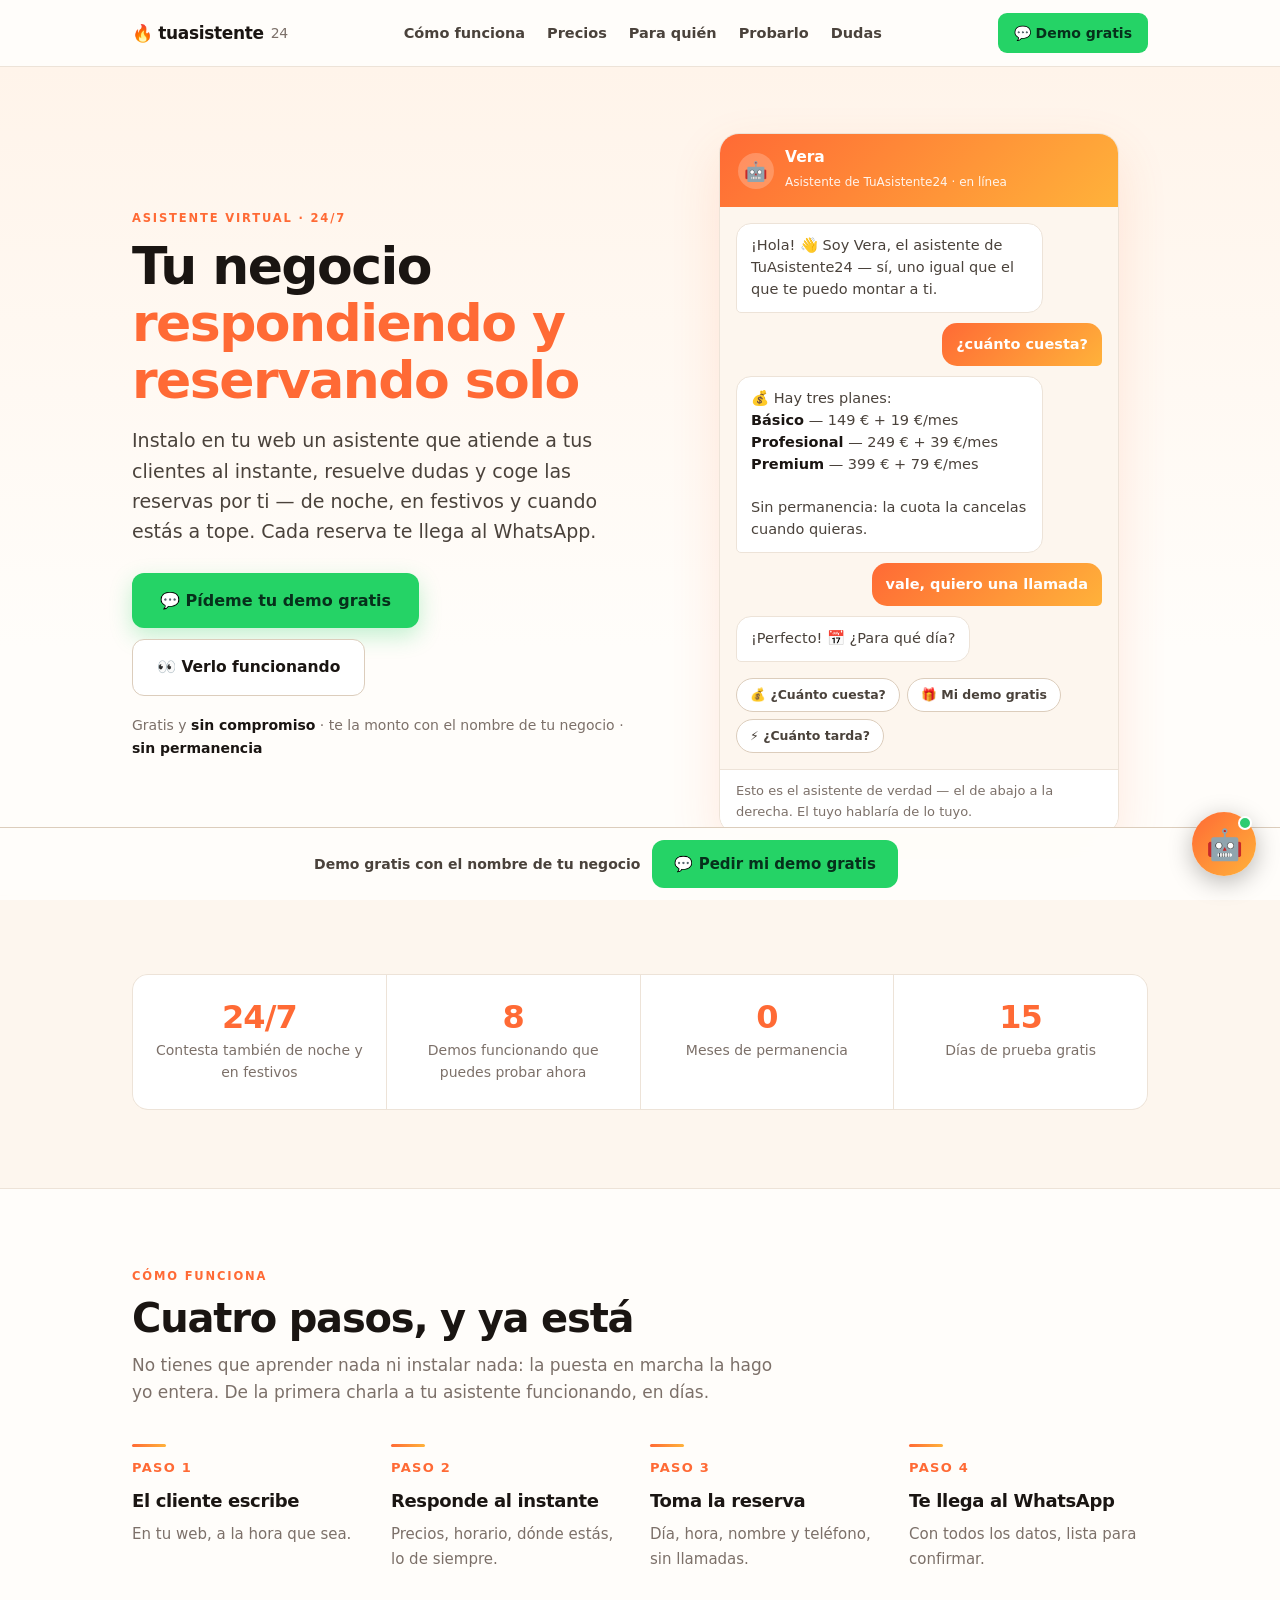
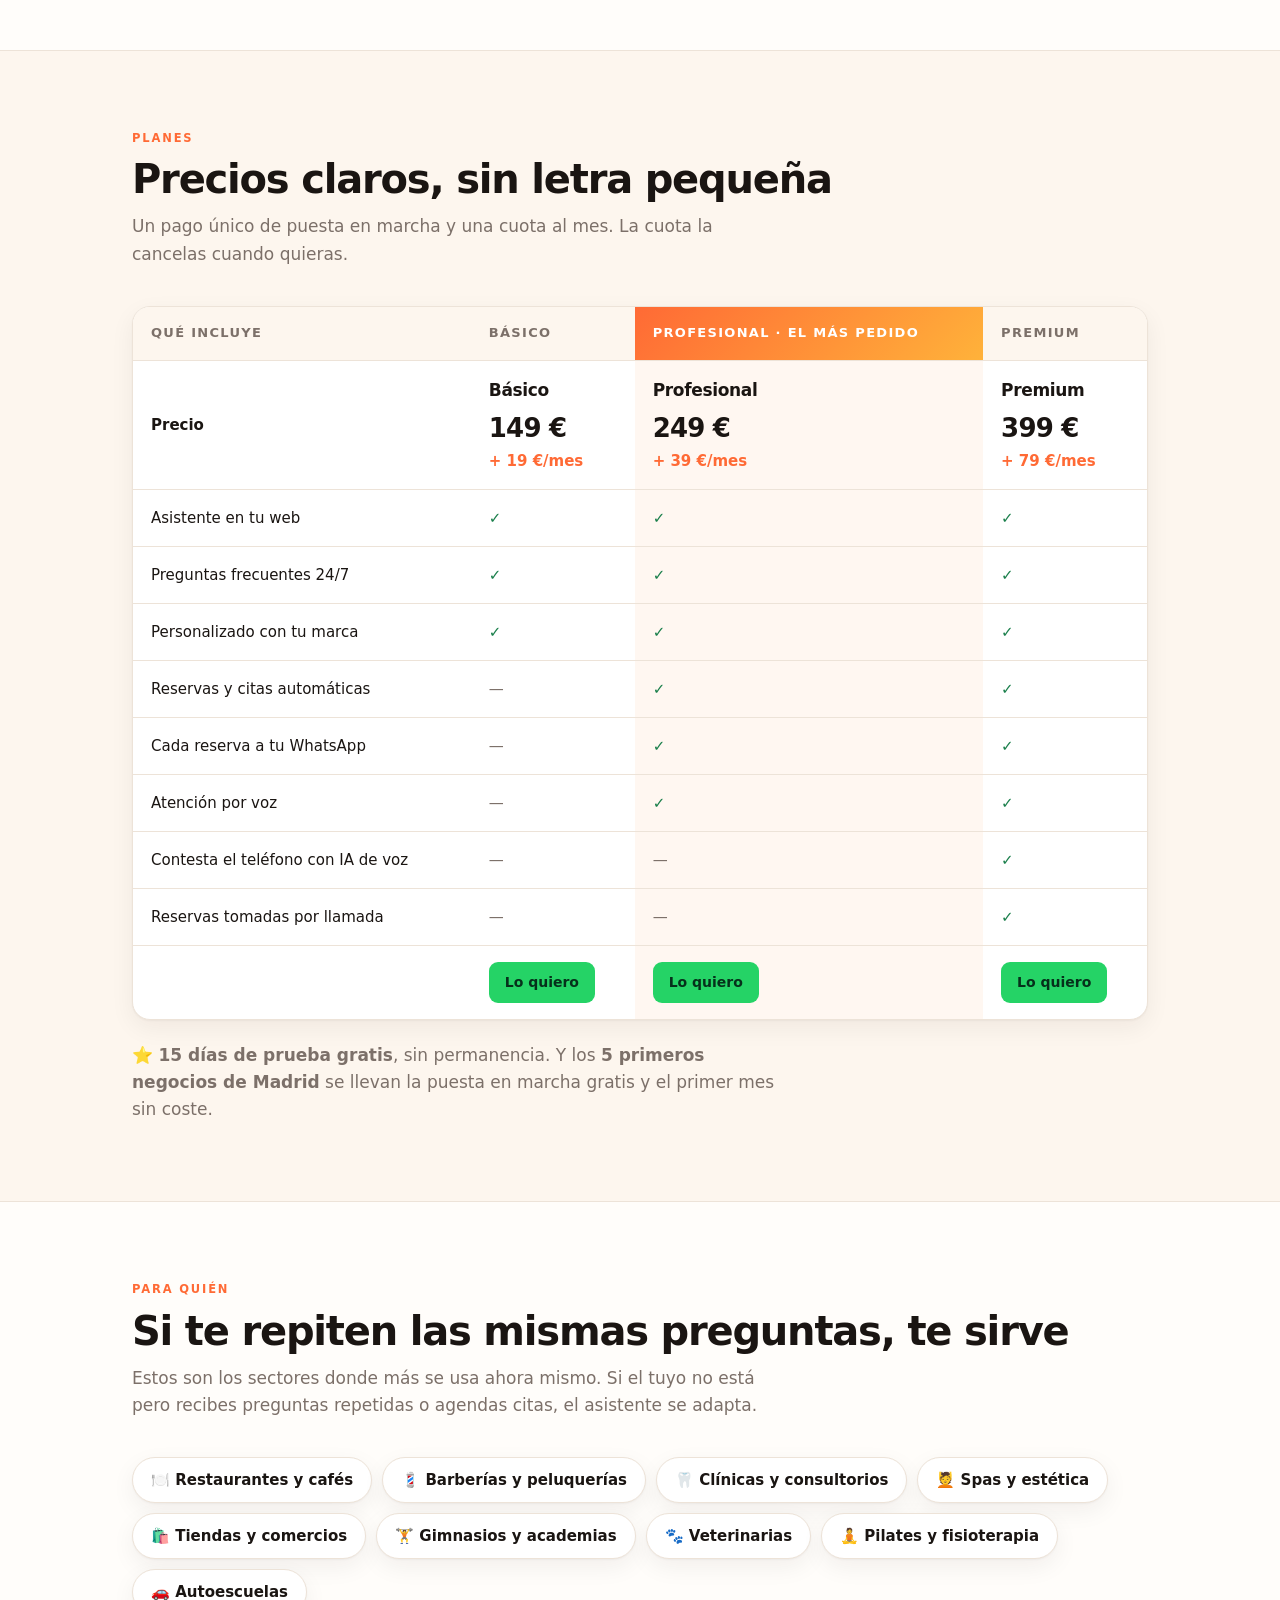
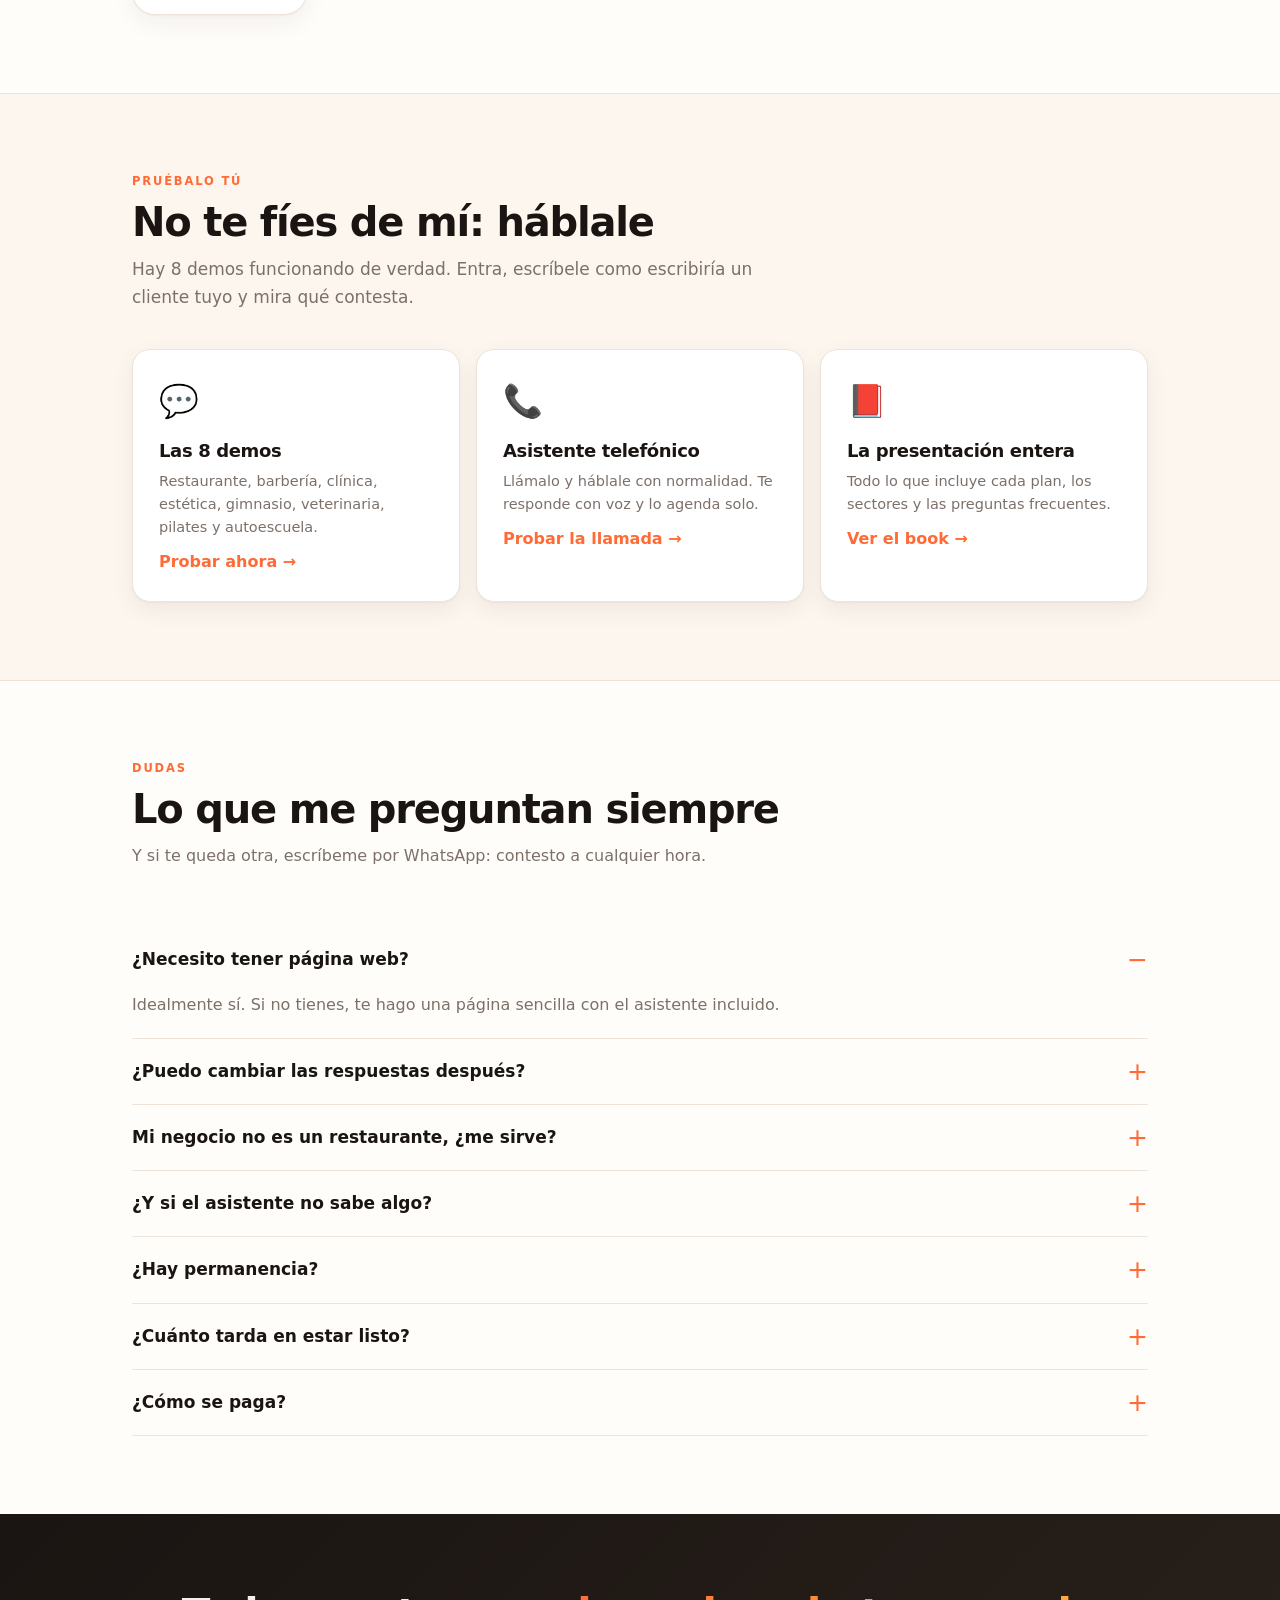
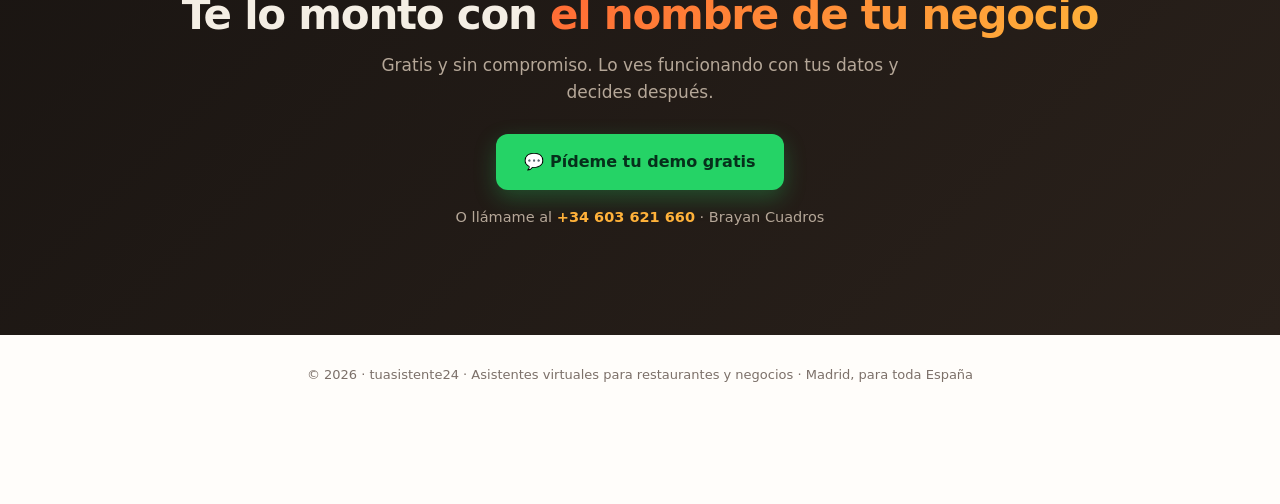
<file: index.html>
<!DOCTYPE html>
<html lang="es">
<head>
  <meta charset="UTF-8">
  <meta name="viewport" content="width=device-width, initial-scale=1.0">
  <!-- Google Analytics (GA4) -->
  <script async src="https://www.googletagmanager.com/gtag/js?id=G-66WBS8187W"></script>
  <script>window.dataLayer=window.dataLayer||[];function gtag(){dataLayer.push(arguments);}gtag('js',new Date());gtag('config','G-66WBS8187W');</script>
  <title>Asistentes Virtuales para Negocios · Responde y reserva por ti 24/7</title>
  <meta name="description" content="Un asistente virtual que responde a tus clientes y coge las reservas por ti, de día y de noche. Cada reserva directa a tu WhatsApp. Demo gratis con el nombre de tu negocio.">
  <link rel="icon" href="data:image/svg+xml,%3Csvg xmlns='http://www.w3.org/2000/svg' viewBox='0 0 100 100'%3E%3Ctext y='.9em' font-size='90'%3E%F0%9F%94%A5%3C/text%3E%3C/svg%3E">
  <meta property="og:type" content="website">
  <meta property="og:url" content="https://tuasistente24.com/">
  <meta property="og:title" content="Asistentes Virtuales para Negocios">
  <meta property="og:description" content="Un asistente que responde y reserva por ti, 24/7. Cada reserva directa a tu WhatsApp. Demo gratis con el nombre de tu negocio.">
  <meta property="og:image" content="https://tuasistente24.com/og-image.png">
  <meta property="og:image:width" content="1200">
  <meta property="og:image:height" content="630">
  <meta property="og:image:alt" content="Vera, el asistente de TuAsistente24, contestando el precio de los tres planes en un chat.">
  <meta name="twitter:card" content="summary_large_image">
<style>
  :root{
    --bg:#FFFDFA; --bg2:#FDF6EE; --card:#FFFFFF;
    --ink:#1A1512; --ink2:#4A423B; --muted:#7C7069;
    --ember1:#FF6A35; --ember2:#FFB23A;
    --green:#25D366; --green-dark:#06301b;
    --line:#EDE3D8; --line2:#DCCDBC;
    --sombra:0 1px 2px rgba(26,21,18,.04), 0 8px 24px rgba(26,21,18,.06);
    --sombra-alta:0 20px 50px rgba(255,106,53,.14);
  }
  *{margin:0;padding:0;box-sizing:border-box}
  html{scroll-behavior:smooth}
  body{background:var(--bg);color:var(--ink);font-family:'Segoe UI',system-ui,-apple-system,sans-serif;line-height:1.6;overflow-x:hidden;padding-bottom:78px}
  h1,h2,h3{letter-spacing:-.03em;line-height:1.1;text-wrap:balance;font-weight:800}
  a{color:inherit}
  .wrap{max-width:1060px;margin:0 auto;padding:0 22px}
  .acento{color:var(--ember1)}
  .eyebrow{text-transform:uppercase;letter-spacing:.16em;font-size:11.5px;font-weight:800;color:var(--ember1);margin-bottom:10px}
  section{padding:78px 0}
  section.alt{background:var(--bg2);border-top:1px solid var(--line);border-bottom:1px solid var(--line)}
  section h2{font-size:clamp(27px,4.4vw,40px);margin-bottom:12px}
  section .intro{color:var(--muted);max-width:60ch;margin-bottom:38px;font-size:17px}

  /* ---------- nav ---------- */
  nav{position:sticky;top:0;z-index:40;background:rgba(255,253,250,.9);backdrop-filter:blur(12px);border-bottom:1px solid var(--line)}
  nav .in{max-width:1060px;margin:0 auto;padding:13px 22px;display:flex;align-items:center;justify-content:space-between;gap:16px}
  nav .marca{font-weight:800;font-size:17px;letter-spacing:-.02em;display:flex;align-items:center;gap:7px}
  nav .marca span{font-weight:400;color:var(--muted);font-size:14px}
  nav .links{display:flex;gap:22px;font-size:14.5px;color:var(--ink2);font-weight:600}
  nav .links a{text-decoration:none}
  nav .links a:hover{color:var(--ember1)}
  @media(max-width:760px){nav .links{display:none}}
  .btn-wa{display:inline-flex;align-items:center;gap:9px;background:var(--green);color:var(--green-dark);text-decoration:none;font-weight:800;padding:15px 28px;border-radius:12px;font-size:16px;box-shadow:0 8px 22px rgba(37,211,102,.28);transition:transform .18s,box-shadow .18s}
  .btn-wa:hover{transform:translateY(-2px);box-shadow:0 14px 32px rgba(37,211,102,.4)}
  .btn-wa.mini{padding:9px 16px;font-size:14px;border-radius:9px;box-shadow:none}
  .btn-ghost{display:inline-flex;align-items:center;gap:9px;background:var(--card);color:var(--ink);text-decoration:none;font-weight:700;padding:15px 24px;border-radius:12px;font-size:15.5px;border:1px solid var(--line2);transition:border-color .18s,transform .18s}
  .btn-ghost:hover{border-color:var(--ember1);transform:translateY(-2px)}

  /* ---------- hero ---------- */
  .hero{padding:66px 0 60px;background:linear-gradient(180deg,#FFF4EA 0%,var(--bg) 70%)}
  .hero .in{display:grid;grid-template-columns:1.05fr .95fr;gap:52px;align-items:center}
  @media(max-width:880px){.hero .in{grid-template-columns:1fr;gap:38px}}
  .hero h1{font-size:clamp(33px,5.4vw,52px);margin-bottom:16px}
  .hero .lead{color:var(--ink2);font-size:clamp(16px,2vw,19px);max-width:52ch;margin-bottom:26px}
  .hero .ctas{display:flex;gap:11px;flex-wrap:wrap;margin-bottom:18px}
  .hero .micro{font-size:14px;color:var(--muted)}
  .hero .micro b{color:var(--ink)}

  /* ---------- mockup del chat ---------- */
  .chat{background:var(--card);border:1px solid var(--line);border-radius:20px;box-shadow:var(--sombra-alta);overflow:hidden;max-width:400px;margin:0 auto;width:100%}
  .chat .top{background:linear-gradient(135deg,var(--ember1),var(--ember2));color:#fff;padding:14px 18px;display:flex;align-items:center;gap:11px}
  .chat .top .av{width:36px;height:36px;border-radius:50%;background:rgba(255,255,255,.22);display:grid;place-items:center;font-size:19px}
  .chat .top b{font-size:15.5px;display:block;line-height:1.25}
  .chat .top small{font-size:12px;opacity:.9}
  .chat .body{padding:16px;background:var(--bg2);display:flex;flex-direction:column;gap:10px}
  .msg{max-width:84%;padding:11px 14px;border-radius:15px;font-size:14.5px;line-height:1.5}
  .msg.bot{background:var(--card);border:1px solid var(--line);border-bottom-left-radius:5px;align-self:flex-start;color:var(--ink2)}
  .msg.yo{background:linear-gradient(135deg,var(--ember1),var(--ember2));color:#fff;border-bottom-right-radius:5px;align-self:flex-end;font-weight:600}
  .msg b{color:var(--ink)}
  .chat .chips{display:flex;flex-wrap:wrap;gap:7px;padding:0 16px 16px;background:var(--bg2)}
  .chip{background:var(--card);border:1px solid var(--line2);border-radius:999px;padding:6px 13px;font-size:12.5px;color:var(--ink2);font-weight:600}
  .chat .pie{padding:11px 16px;border-top:1px solid var(--line);font-size:13px;color:var(--muted);background:var(--card)}

  /* ---------- cifras ---------- */
  .cifras{display:grid;grid-template-columns:repeat(auto-fit,minmax(150px,1fr));gap:1px;background:var(--line);border:1px solid var(--line);border-radius:16px;overflow:hidden}
  .cifra{background:var(--card);padding:26px 18px;text-align:center}
  .cifra .n{font-size:32px;font-weight:800;letter-spacing:-.03em;color:var(--ember1);line-height:1}
  .cifra .t{font-size:14px;color:var(--muted);margin-top:6px}

  /* ---------- pasos ---------- */
  .pasos{display:grid;grid-template-columns:repeat(auto-fit,minmax(210px,1fr));gap:20px}
  .paso{position:relative;padding-top:14px}
  .paso .n{font-size:13px;font-weight:800;color:var(--ember1);letter-spacing:.1em}
  .paso b{display:block;font-size:18px;margin:8px 0 5px;letter-spacing:-.02em}
  .paso span{color:var(--muted);font-size:15px}
  .paso::before{content:"";position:absolute;top:0;left:0;width:34px;height:3px;border-radius:2px;background:linear-gradient(90deg,var(--ember1),var(--ember2))}

  /* ---------- planes ---------- */
  .tabla-wrap{overflow-x:auto;border:1px solid var(--line);border-radius:18px;background:var(--card);box-shadow:var(--sombra)}
  table{border-collapse:collapse;width:100%;min-width:640px}
  th,td{padding:16px 18px;text-align:left;border-bottom:1px solid var(--line);font-size:15px}
  thead th{background:var(--bg2);font-size:13px;text-transform:uppercase;letter-spacing:.1em;color:var(--muted);font-weight:800}
  thead th.mejor{background:linear-gradient(135deg,var(--ember1),var(--ember2));color:#fff}
  tbody tr:last-child td{border-bottom:0}
  td.plan b{font-size:17px;display:block;letter-spacing:-.02em}
  td.plan .p{font-size:26px;font-weight:800;letter-spacing:-.03em;margin-top:4px}
  td.plan .m{color:var(--ember1);font-weight:700;font-size:15px}
  td.col-mejor{background:#FFF7F1}
  .si{color:#1a7f4b;font-weight:800}
  .no{color:var(--muted)}

  /* ---------- sectores ---------- */
  .sectores{display:flex;flex-wrap:wrap;gap:10px}
  .sector{background:var(--card);border:1px solid var(--line);border-radius:999px;padding:10px 18px;font-size:15px;font-weight:600;box-shadow:var(--sombra)}

  /* ---------- tarjetas de prueba ---------- */
  .demos{display:grid;grid-template-columns:repeat(auto-fit,minmax(230px,1fr));gap:16px}
  a.tarjeta{display:block;text-decoration:none;background:var(--card);border:1px solid var(--line);border-radius:18px;padding:26px;box-shadow:var(--sombra);transition:transform .2s,border-color .2s,box-shadow .2s}
  a.tarjeta:hover{transform:translateY(-5px);border-color:var(--ember1);box-shadow:0 20px 44px rgba(26,21,18,.1)}
  a.tarjeta .ic{font-size:32px}
  a.tarjeta .t{font-size:18px;font-weight:800;margin:10px 0 4px;letter-spacing:-.02em}
  a.tarjeta .d{color:var(--muted);font-size:14.5px}
  a.tarjeta .flecha{color:var(--ember1);font-weight:700;margin-top:10px;display:inline-block}

  /* ---------- faq ---------- */
  .faq details{border-bottom:1px solid var(--line)}
  .faq summary{cursor:pointer;padding:19px 0;font-weight:700;font-size:17px;list-style:none;display:flex;justify-content:space-between;gap:14px;align-items:center}
  .faq summary::-webkit-details-marker{display:none}
  .faq summary::after{content:"+";color:var(--ember1);font-size:25px;font-weight:400;line-height:1}
  .faq details[open] summary::after{content:"−"}
  .faq p{color:var(--muted);padding:0 0 20px;font-size:16px;max-width:64ch}

  /* ---------- cierre ---------- */
  .cierre{background:linear-gradient(135deg,#1A1512,#2A211B);color:#F4EEE4;text-align:center}
  .cierre h2{font-size:clamp(28px,5vw,42px);margin-bottom:14px}
  .cierre h2 span{background:linear-gradient(135deg,var(--ember1),var(--ember2));-webkit-background-clip:text;background-clip:text;-webkit-text-fill-color:transparent}
  .cierre p{color:#B5A798;max-width:52ch;margin:0 auto 28px;font-size:17px}
  .cierre .tel{margin-top:16px;font-size:14.5px;color:#B5A798}
  .cierre .tel a{color:var(--ember2);font-weight:700;text-decoration:none}

  footer{text-align:center;padding:30px 22px 40px;color:var(--muted);font-size:13px}

  /* La barra reserva 84px a la derecha: ahi vive el boton del asistente
     (widget.css lo fija en bottom:24px con z-index 99999). Sin esta reserva
     el robot se monta encima del boton de WhatsApp y en movil tapa el sitio
     donde se pulsa. */
  .barra{position:fixed;left:0;right:0;bottom:0;background:rgba(255,253,250,.95);backdrop-filter:blur(12px);border-top:1px solid var(--line2);padding:12px 84px 12px 16px;display:flex;gap:12px;align-items:center;justify-content:center;z-index:50}
  .barra .txt{font-size:14px;color:var(--ink2);font-weight:600}
  .barra .btn-wa{padding:12px 22px;font-size:15px;box-shadow:none}
  @media(max-width:560px){.barra .txt{display:none}.barra .btn-wa{width:100%;justify-content:center}}
</style>
</head>
<body>

<nav>
  <div class="in">
    <div class="marca">🔥 tuasistente<span>24</span></div>
    <div class="links">
      <a href="#como">Cómo funciona</a>
      <a href="#planes">Precios</a>
      <a href="#sectores">Para quién</a>
      <a href="#probar">Probarlo</a>
      <a href="#dudas">Dudas</a>
    </div>
    <a class="btn-wa mini" href="https://wa.me/34603621660?text=Hola%20Brayan%2C%20quiero%20mi%20demo%20gratis" target="_blank" rel="noopener noreferrer">💬 Demo gratis</a>
  </div>
</nav>

<div class="hero">
  <div class="wrap in">
    <div>
      <div class="eyebrow">Asistente virtual · 24/7</div>
      <h1>Tu negocio <span class="acento">respondiendo y reservando solo</span></h1>
      <p class="lead">Instalo en tu web un asistente que atiende a tus clientes al instante, resuelve dudas y coge las reservas por ti — de noche, en festivos y cuando estás a tope. Cada reserva te llega al WhatsApp.</p>
      <div class="ctas">
        <a class="btn-wa" href="https://wa.me/34603621660?text=Hola%20Brayan%2C%20quiero%20mi%20demo%20gratis%20con%20el%20nombre%20de%20mi%20negocio" target="_blank" rel="noopener noreferrer">💬 Pídeme tu demo gratis</a>
        <a class="btn-ghost" href="demo.html">👀 Verlo funcionando</a>
      </div>
      <p class="micro">Gratis y <b>sin compromiso</b> · te la monto con el nombre de tu negocio · <b>sin permanencia</b></p>
    </div>

    <div class="chat" aria-hidden="true">
      <div class="top">
        <div class="av">🤖</div>
        <div><b>Vera</b><small>Asistente de TuAsistente24 · en línea</small></div>
      </div>
      <div class="body">
        <div class="msg bot">¡Hola! 👋 Soy Vera, el asistente de TuAsistente24 — sí, uno igual que el que te puedo montar a ti.</div>
        <div class="msg yo">¿cuánto cuesta?</div>
        <div class="msg bot">💰 Hay tres planes:<br><b>Básico</b> — 149 € + 19 €/mes<br><b>Profesional</b> — 249 € + 39 €/mes<br><b>Premium</b> — 399 € + 79 €/mes<br><br>Sin permanencia: la cuota la cancelas cuando quieras.</div>
        <div class="msg yo">vale, quiero una llamada</div>
        <div class="msg bot">¡Perfecto! 📅 ¿Para qué día?</div>
      </div>
      <div class="chips"><span class="chip">💰 ¿Cuánto cuesta?</span><span class="chip">🎁 Mi demo gratis</span><span class="chip">⚡ ¿Cuánto tarda?</span></div>
      <div class="pie">Esto es el asistente de verdad — el de abajo a la derecha. El tuyo hablaría de lo tuyo.</div>
    </div>
  </div>
</div>

<section class="alt">
  <div class="wrap">
    <div class="cifras">
      <div class="cifra"><div class="n">24/7</div><div class="t">Contesta también de noche y en festivos</div></div>
      <div class="cifra"><div class="n">8</div><div class="t">Demos funcionando que puedes probar ahora</div></div>
      <div class="cifra"><div class="n">0</div><div class="t">Meses de permanencia</div></div>
      <div class="cifra"><div class="n">15</div><div class="t">Días de prueba gratis</div></div>
    </div>
  </div>
</section>

<section id="como">
  <div class="wrap">
    <div class="eyebrow">Cómo funciona</div>
    <h2>Cuatro pasos, y ya está</h2>
    <p class="intro">No tienes que aprender nada ni instalar nada: la puesta en marcha la hago yo entera. De la primera charla a tu asistente funcionando, en días.</p>
    <div class="pasos">
      <div class="paso"><div class="n">PASO 1</div><b>El cliente escribe</b><span>En tu web, a la hora que sea.</span></div>
      <div class="paso"><div class="n">PASO 2</div><b>Responde al instante</b><span>Precios, horario, dónde estás, lo de siempre.</span></div>
      <div class="paso"><div class="n">PASO 3</div><b>Toma la reserva</b><span>Día, hora, nombre y teléfono, sin llamadas.</span></div>
      <div class="paso"><div class="n">PASO 4</div><b>Te llega al WhatsApp</b><span>Con todos los datos, lista para confirmar.</span></div>
    </div>
  </div>
</section>

<section class="alt" id="planes">
  <div class="wrap">
    <div class="eyebrow">Planes</div>
    <h2>Precios claros, sin letra pequeña</h2>
    <p class="intro">Un pago único de puesta en marcha y una cuota al mes. La cuota la cancelas cuando quieras.</p>

    <div class="tabla-wrap">
      <table>
        <thead>
          <tr><th>Qué incluye</th><th>Básico</th><th class="mejor">Profesional · el más pedido</th><th>Premium</th></tr>
        </thead>
        <tbody>
          <tr>
            <td><b>Precio</b></td>
            <td class="plan"><b>Básico</b><div class="p">149 €</div><div class="m">+ 19 €/mes</div></td>
            <td class="plan col-mejor"><b>Profesional</b><div class="p">249 €</div><div class="m">+ 39 €/mes</div></td>
            <td class="plan"><b>Premium</b><div class="p">399 €</div><div class="m">+ 79 €/mes</div></td>
          </tr>
          <tr><td>Asistente en tu web</td><td class="si">✓</td><td class="si col-mejor">✓</td><td class="si">✓</td></tr>
          <tr><td>Preguntas frecuentes 24/7</td><td class="si">✓</td><td class="si col-mejor">✓</td><td class="si">✓</td></tr>
          <tr><td>Personalizado con tu marca</td><td class="si">✓</td><td class="si col-mejor">✓</td><td class="si">✓</td></tr>
          <tr><td>Reservas y citas automáticas</td><td class="no">—</td><td class="si col-mejor">✓</td><td class="si">✓</td></tr>
          <tr><td>Cada reserva a tu WhatsApp</td><td class="no">—</td><td class="si col-mejor">✓</td><td class="si">✓</td></tr>
          <tr><td>Atención por voz</td><td class="no">—</td><td class="si col-mejor">✓</td><td class="si">✓</td></tr>
          <tr><td>Contesta el teléfono con IA de voz</td><td class="no">—</td><td class="no col-mejor">—</td><td class="si">✓</td></tr>
          <tr><td>Reservas tomadas por llamada</td><td class="no">—</td><td class="no col-mejor">—</td><td class="si">✓</td></tr>
          <tr>
            <td></td>
            <td><a class="btn-wa mini" href="https://wa.me/34603621660?text=Hola%20Brayan%2C%20me%20interesa%20el%20plan%20B%C3%A1sico" target="_blank" rel="noopener noreferrer">Lo quiero</a></td>
            <td class="col-mejor"><a class="btn-wa mini" href="https://wa.me/34603621660?text=Hola%20Brayan%2C%20me%20interesa%20el%20plan%20Profesional" target="_blank" rel="noopener noreferrer">Lo quiero</a></td>
            <td><a class="btn-wa mini" href="https://wa.me/34603621660?text=Hola%20Brayan%2C%20me%20interesa%20el%20plan%20Premium" target="_blank" rel="noopener noreferrer">Lo quiero</a></td>
          </tr>
        </tbody>
      </table>
    </div>

    <p class="intro" style="margin:22px 0 0">⭐ <b>15 días de prueba gratis</b>, sin permanencia. Y los <b>5 primeros negocios de Madrid</b> se llevan la puesta en marcha gratis y el primer mes sin coste.</p>
  </div>
</section>

<section id="sectores">
  <div class="wrap">
    <div class="eyebrow">Para quién</div>
    <h2>Si te repiten las mismas preguntas, te sirve</h2>
    <p class="intro">Estos son los sectores donde más se usa ahora mismo. Si el tuyo no está pero recibes preguntas repetidas o agendas citas, el asistente se adapta.</p>
    <div class="sectores">
      <div class="sector">🍽️ Restaurantes y cafés</div>
      <div class="sector">💈 Barberías y peluquerías</div>
      <div class="sector">🦷 Clínicas y consultorios</div>
      <div class="sector">💆 Spas y estética</div>
      <div class="sector">🛍️ Tiendas y comercios</div>
      <div class="sector">🏋️ Gimnasios y academias</div>
      <div class="sector">🐾 Veterinarias</div>
      <div class="sector">🧘 Pilates y fisioterapia</div>
      <div class="sector">🚗 Autoescuelas</div>
    </div>
  </div>
</section>

<section class="alt" id="probar">
  <div class="wrap">
    <div class="eyebrow">Pruébalo tú</div>
    <h2>No te fíes de mí: háblale</h2>
    <p class="intro">Hay 8 demos funcionando de verdad. Entra, escríbele como escribiría un cliente tuyo y mira qué contesta.</p>
    <div class="demos">
      <a class="tarjeta" href="demo.html">
        <div class="ic">💬</div>
        <div class="t">Las 8 demos</div>
        <div class="d">Restaurante, barbería, clínica, estética, gimnasio, veterinaria, pilates y autoescuela.</div>
        <span class="flecha">Probar ahora →</span>
      </a>
      <a class="tarjeta" href="llamada.html">
        <div class="ic">📞</div>
        <div class="t">Asistente telefónico</div>
        <div class="d">Llámalo y háblale con normalidad. Te responde con voz y lo agenda solo.</div>
        <span class="flecha">Probar la llamada →</span>
      </a>
      <a class="tarjeta" href="book/book.html">
        <div class="ic">📕</div>
        <div class="t">La presentación entera</div>
        <div class="d">Todo lo que incluye cada plan, los sectores y las preguntas frecuentes.</div>
        <span class="flecha">Ver el book →</span>
      </a>
    </div>
  </div>
</section>

<section class="faq" id="dudas">
  <div class="wrap">
    <div class="eyebrow">Dudas</div>
    <h2>Lo que me preguntan siempre</h2>
    <p class="intro">Y si te queda otra, escríbeme por WhatsApp: contesto a cualquier hora.</p>

    <details open>
      <summary>¿Necesito tener página web?</summary>
      <p>Idealmente sí. Si no tienes, te hago una página sencilla con el asistente incluido.</p>
    </details>
    <details>
      <summary>¿Puedo cambiar las respuestas después?</summary>
      <p>Sí. Los ajustes están incluidos en tu cuota mensual: me escribes y lo actualizo.</p>
    </details>
    <details>
      <summary>Mi negocio no es un restaurante, ¿me sirve?</summary>
      <p>Casi seguro que sí: si recibes preguntas repetidas o agendas citas, el asistente se adapta.</p>
    </details>
    <details>
      <summary>¿Y si el asistente no sabe algo?</summary>
      <p>Invita al cliente a contactarte por teléfono o WhatsApp, para no perder nunca la venta.</p>
    </details>
    <details>
      <summary>¿Hay permanencia?</summary>
      <p>No. Cancelas la cuota mensual cuando quieras; la puesta en marcha es un pago único.</p>
    </details>
    <details>
      <summary>¿Cuánto tarda en estar listo?</summary>
      <p>De la primera charla a tu asistente funcionando, en días. La instalación la hago yo entera.</p>
    </details>
    <details>
      <summary>¿Cómo se paga?</summary>
      <p>Transferencia, tarjeta o en persona. La puesta en marcha es un pago único y la cuota va mes a mes.</p>
    </details>
  </div>
</section>

<section class="cierre">
  <div class="wrap">
    <h2>Te lo monto con <span>el nombre de tu negocio</span></h2>
    <p>Gratis y sin compromiso. Lo ves funcionando con tus datos y decides después.</p>
    <a class="btn-wa" href="https://wa.me/34603621660?text=Hola%20Brayan%2C%20quiero%20mi%20demo%20gratis%20con%20el%20nombre%20de%20mi%20negocio" target="_blank" rel="noopener noreferrer">💬 Pídeme tu demo gratis</a>
    <p class="tel">O llámame al <a href="tel:+34603621660">+34 603 621 660</a> · Brayan Cuadros</p>
  </div>
</section>

<footer>© 2026 · tuasistente24 · Asistentes virtuales para restaurantes y negocios · Madrid, para toda España</footer>

<div class="barra">
  <span class="txt">Demo gratis con el nombre de tu negocio</span>
  <a class="btn-wa" href="https://wa.me/34603621660?text=Hola%20Brayan%2C%20quiero%20mi%20demo%20gratis%20con%20el%20nombre%20de%20mi%20negocio" target="_blank" rel="noopener noreferrer">💬 Pedir mi demo gratis</a>
</div>

<link rel="stylesheet" href="widget.css?v=8">
<script src="config-tuasistente24.js?v=8"></script>
<script src="widget.js?v=8"></script>
</body>
</html>
</file>
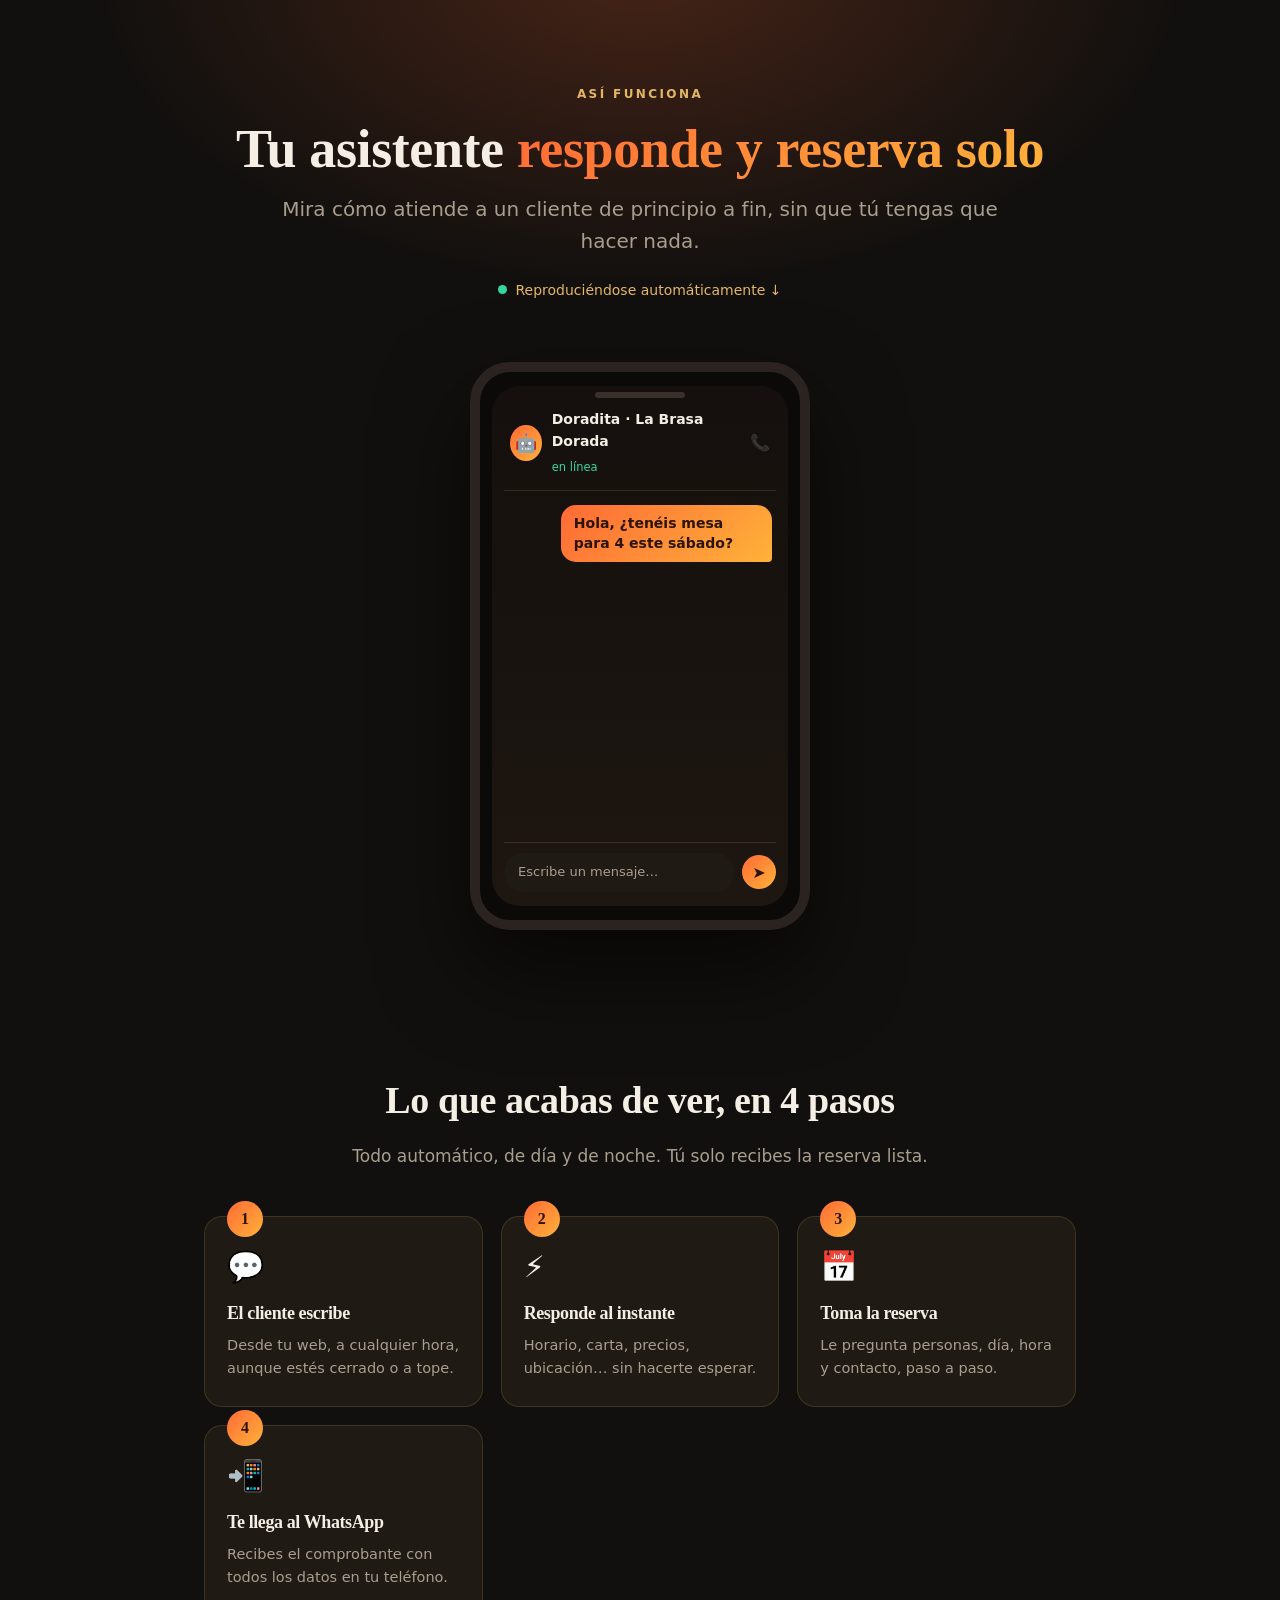
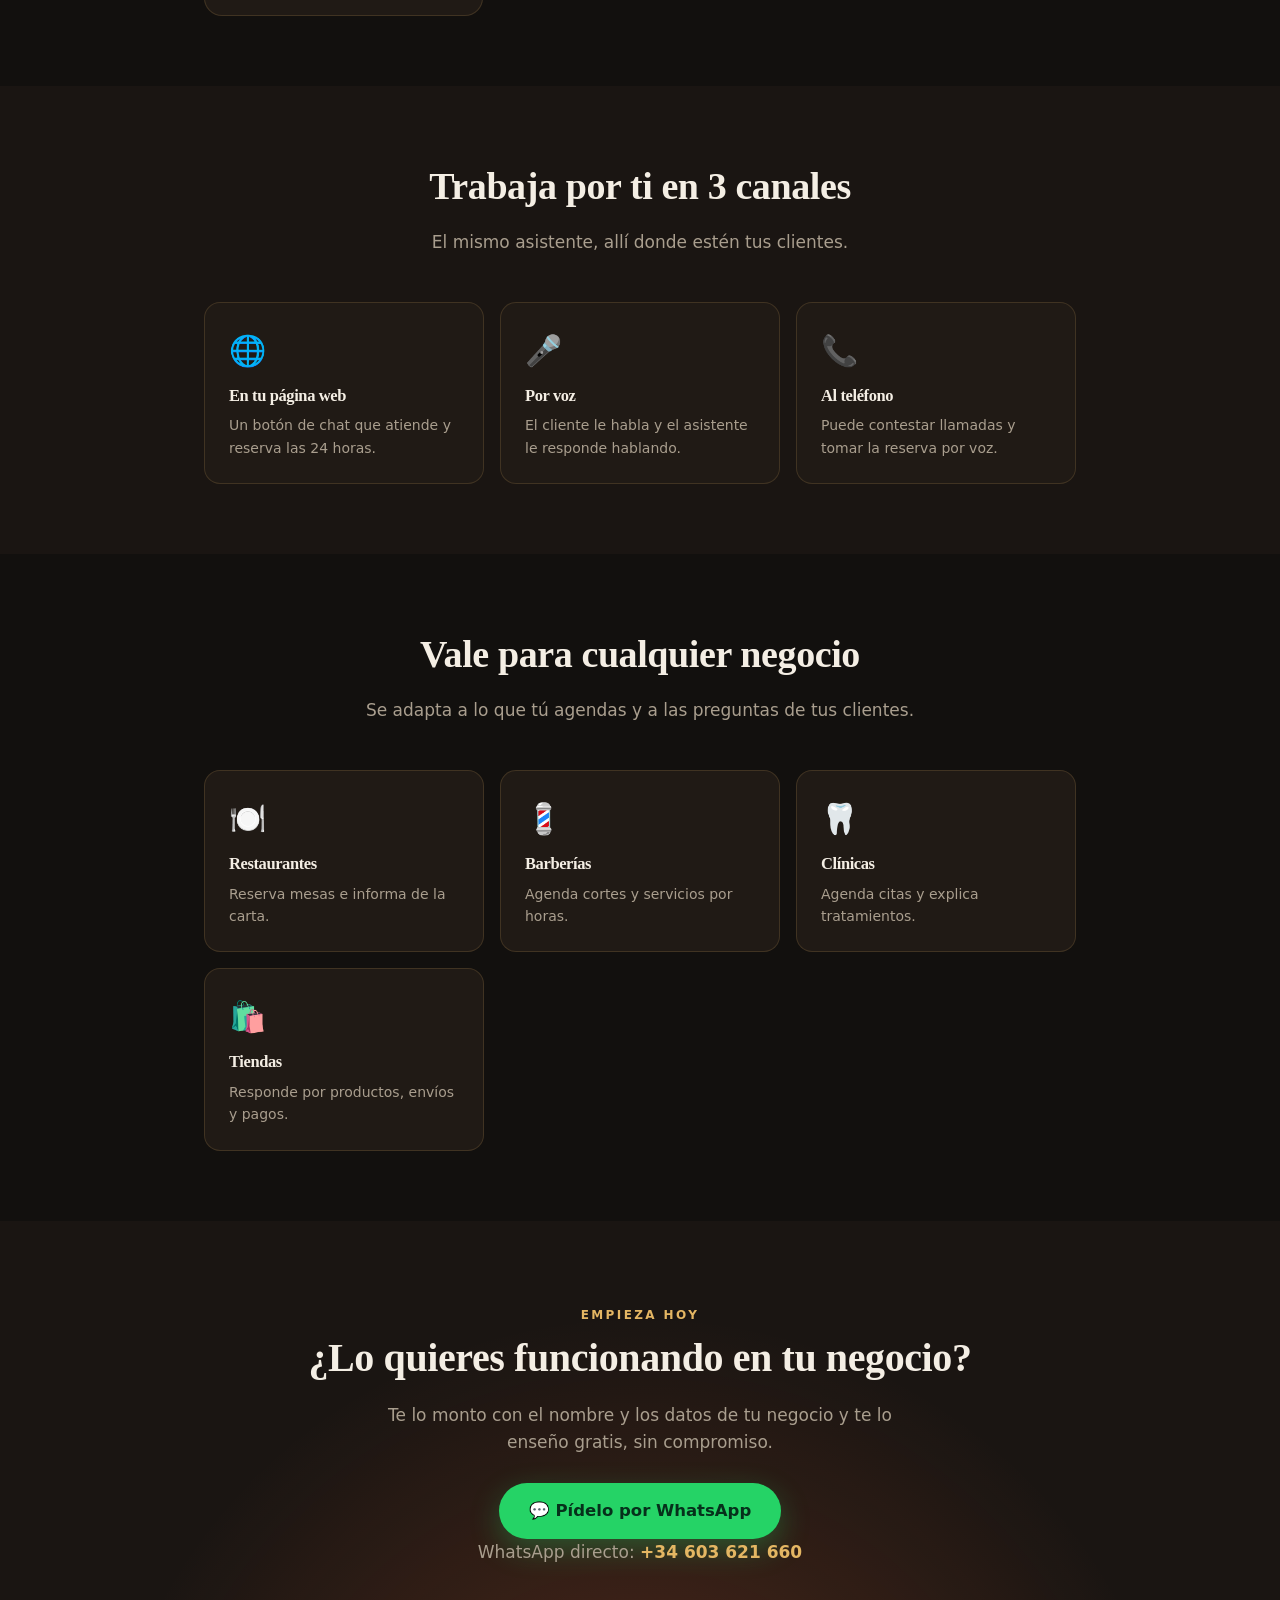
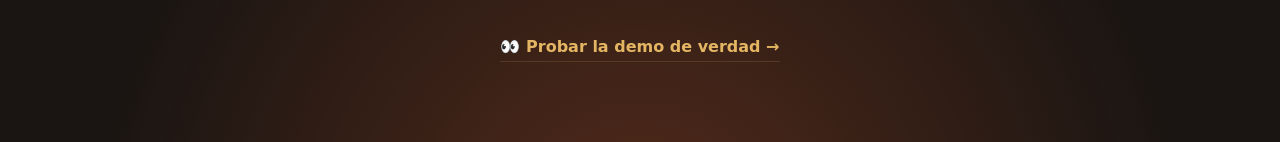
<file: como-funciona.html>
<!DOCTYPE html>
<html lang="es">
<head>
  <meta charset="UTF-8">
  <meta name="viewport" content="width=device-width, initial-scale=1.0">
  <!-- Google Analytics (GA4) -->
  <script async src="https://www.googletagmanager.com/gtag/js?id=G-66WBS8187W"></script>
  <script>window.dataLayer=window.dataLayer||[];function gtag(){dataLayer.push(arguments);}gtag('js',new Date());gtag('config','G-66WBS8187W');</script>
  <title>Cómo funciona tu asistente virtual</title>
  <meta name="description" content="Así funciona un asistente virtual para tu negocio: responde a tus clientes y coge las reservas solo, 24/7, y te llegan al WhatsApp.">
  <link rel="icon" href="data:image/svg+xml,%3Csvg xmlns='http://www.w3.org/2000/svg' viewBox='0 0 100 100'%3E%3Ctext y='.9em' font-size='90'%3E%F0%9F%94%A5%3C/text%3E%3C/svg%3E">
  <meta property="og:type" content="website">
  <meta property="og:title" content="Cómo funciona tu asistente virtual">
  <meta property="og:description" content="Responde a tus clientes y coge las reservas solo, 24/7. Cada reserva a tu WhatsApp.">
  <meta property="og:image" content="https://tuasistente24.com/img/hero.jpg">
  <style>
    :root {
      --bg:#12100E; --bg2:#1A1512; --card:#201A15; --card2:#262019; --text:#F4EEE4; --muted:#A99E8E;
      --ember1:#FF6A35; --ember2:#FFB23A; --gold:#E4B663; --green:#35D6A0; --line:rgba(228,182,99,.16);
    }
    * { margin:0; padding:0; box-sizing:border-box; }
    html { scroll-behavior:smooth; }
    body { background:var(--bg); color:var(--text); font-family:'Segoe UI',system-ui,-apple-system,sans-serif; line-height:1.6; overflow-x:hidden; }
    h1,h2,h3 { font-family:Georgia,'Times New Roman',serif; letter-spacing:-.4px; }
    a { color:inherit; }
    .wrap { max-width:920px; margin:0 auto; padding:0 24px; }
    .grad { background:linear-gradient(135deg,var(--ember1),var(--ember2)); -webkit-background-clip:text; background-clip:text; -webkit-text-fill-color:transparent; }
    .eyebrow { text-transform:uppercase; letter-spacing:.2em; font-size:12px; font-weight:800; color:var(--gold); }

    #progreso { position:fixed; top:0; left:0; height:3px; width:0%; z-index:9999; background:linear-gradient(90deg,var(--ember1),var(--ember2)); transition:width .1s linear; }

    /* Hero */
    header.hero { text-align:center; padding:80px 24px 40px; background:radial-gradient(ellipse at 50% -10%, rgba(255,106,53,.22), transparent 60%), var(--bg); }
    .hero .eyebrow { display:inline-block; margin-bottom:16px; }
    .hero h1 { font-size:clamp(32px,6vw,54px); line-height:1.08; text-wrap:balance; margin-bottom:14px; }
    .hero p { color:var(--muted); font-size:clamp(16px,2.3vw,20px); max-width:60ch; margin:0 auto; }
    .play-hint { margin-top:22px; color:var(--gold); font-size:14px; display:inline-flex; align-items:center; gap:8px; }
    .play-hint .dot { width:9px; height:9px; border-radius:50%; background:var(--green); animation:lat 1.6s infinite; }
    @keyframes lat { 50% { opacity:.35; } }

    /* Escenario del móvil (el "vídeo") */
    .escena { display:flex; justify-content:center; padding:20px 24px 70px; }
    .movil { width:340px; max-width:92vw; background:#0c0a09; border:10px solid #2a2320; border-radius:40px; padding:14px 12px; box-shadow:0 40px 90px rgba(0,0,0,.6); position:relative; }
    .movil::before { content:""; position:absolute; top:20px; left:50%; transform:translateX(-50%); width:90px; height:6px; background:#39302b; border-radius:99px; }
    .pantalla { background:linear-gradient(180deg,#15100d,#1d1611); border-radius:28px; padding:16px 12px 14px; height:520px; display:flex; flex-direction:column; }
    .barra { display:flex; align-items:center; gap:10px; padding:6px 6px 12px; border-bottom:1px solid var(--line); }
    .barra .av { width:36px; height:36px; border-radius:50%; background:linear-gradient(135deg,var(--ember1),var(--ember2)); display:flex; align-items:center; justify-content:center; font-size:18px; }
    .barra b { font-size:14px; display:block; }
    .barra small { color:var(--green); font-size:11.5px; }
    .barra .llamar { margin-left:auto; font-size:16px; opacity:.5; }
    .mensajes { flex:1; overflow:hidden; display:flex; flex-direction:column; gap:9px; padding:14px 4px; }
    .m { max-width:80%; padding:9px 13px; border-radius:15px; font-size:14px; line-height:1.4; opacity:0; transform:translateY(10px); animation:aparece .35s ease forwards; }
    .m.cli { align-self:flex-end; background:linear-gradient(135deg,var(--ember1),var(--ember2)); color:#2a1403; border-bottom-right-radius:4px; font-weight:600; }
    .m.bot { align-self:flex-start; background:var(--card2); border-bottom-left-radius:4px; white-space:pre-line; }
    .m.aviso { align-self:center; background:rgba(53,214,160,.14); color:var(--green); font-size:12.5px; font-weight:700; border-radius:999px; padding:6px 14px; }
    @keyframes aparece { to { opacity:1; transform:none; } }
    .escribiendo { align-self:flex-start; background:var(--card2); border-radius:15px; padding:11px 14px; display:flex; gap:4px; }
    .escribiendo span { width:7px; height:7px; border-radius:50%; background:var(--muted); animation:punto 1s infinite; }
    .escribiendo span:nth-child(2){animation-delay:.2s} .escribiendo span:nth-child(3){animation-delay:.4s}
    @keyframes punto { 0%,100%{opacity:.3;transform:translateY(0)} 50%{opacity:1;transform:translateY(-3px)} }
    .barra-input { display:flex; gap:8px; align-items:center; padding-top:10px; border-top:1px solid var(--line); }
    .barra-input .campo { flex:1; background:var(--card); border-radius:999px; padding:9px 14px; color:var(--muted); font-size:13px; }
    .barra-input .enviar { width:34px; height:34px; border-radius:50%; background:linear-gradient(135deg,var(--ember1),var(--ember2)); display:flex; align-items:center; justify-content:center; color:#2a1403; }

    /* Pasos */
    section { padding:70px 0; }
    .tit-sec { text-align:center; font-size:clamp(26px,4vw,38px); margin-bottom:12px; text-wrap:balance; }
    .sub-sec { text-align:center; color:var(--muted); max-width:60ch; margin:0 auto 46px; font-size:17px; }
    .pasos { display:grid; grid-template-columns:repeat(auto-fit,minmax(210px,1fr)); gap:18px; counter-reset:p; }
    .paso { counter-increment:p; background:var(--card); border:1px solid var(--line); border-radius:18px; padding:26px 22px; position:relative; }
    .paso::before { content:counter(p); position:absolute; top:-16px; left:22px; width:36px; height:36px; border-radius:50%; background:linear-gradient(135deg,var(--ember1),var(--ember2)); color:#2a1403; display:flex; align-items:center; justify-content:center; font-weight:800; font-family:Georgia,serif; }
    .paso .ic { font-size:30px; margin-bottom:8px; }
    .paso h3 { font-size:18px; margin-bottom:6px; }
    .paso p { color:var(--muted); font-size:14.5px; }

    .sec-panel { background:var(--bg2); }
    .rejilla { display:grid; grid-template-columns:repeat(auto-fit,minmax(210px,1fr)); gap:16px; }
    .tarjeta { background:var(--card); border:1px solid var(--line); border-radius:16px; padding:24px; transition:transform .2s,border-color .2s; }
    .tarjeta:hover { transform:translateY(-5px); border-color:rgba(228,182,99,.4); }
    .tarjeta .ic { font-size:30px; }
    .tarjeta h3 { font-size:16.5px; margin:8px 0 5px; }
    .tarjeta p { color:var(--muted); font-size:14px; }

    /* CTA */
    .cierre { text-align:center; padding:80px 24px; background:radial-gradient(ellipse at 50% 120%, rgba(255,106,53,.25), transparent 60%), var(--bg2); }
    .cierre h2 { font-size:clamp(27px,4.5vw,40px); margin-bottom:12px; }
    .cierre p { color:var(--muted); max-width:52ch; margin:0 auto 26px; font-size:17px; }
    .btn-wa { display:inline-flex; align-items:center; gap:9px; background:#25D366; color:#06301b; text-decoration:none; font-weight:800; padding:15px 30px; border-radius:999px; font-size:16.5px; box-shadow:0 10px 30px rgba(37,211,102,.3); transition:transform .18s; }
    .btn-wa:hover { transform:translateY(-2px) scale(1.02); }
    .tel { margin-top:12px; font-size:14px; color:var(--muted); }
    .tel a { color:var(--gold); font-weight:700; text-decoration:none; }
    .btn-demo { display:inline-block; margin-top:16px; color:var(--gold); text-decoration:none; font-weight:700; border-bottom:1px solid var(--line); padding-bottom:2px; }

    .reveal { opacity:0; transform:translateY(30px); transition:opacity .7s cubic-bezier(.2,.7,.2,1), transform .7s cubic-bezier(.2,.7,.2,1); }
    .reveal.in { opacity:1; transform:none; }
    @media (prefers-reduced-motion:reduce){ *,*::before,*::after{animation:none!important;transition:none!important} .reveal{opacity:1;transform:none} }
  </style>
</head>
<body>
  <div id="progreso"></div>

  <header class="hero">
    <div class="wrap">
      <span class="eyebrow">Así funciona</span>
      <h1>Tu asistente <span class="grad">responde y reserva solo</span></h1>
      <p>Mira cómo atiende a un cliente de principio a fin, sin que tú tengas que hacer nada.</p>
      <div class="play-hint"><span class="dot"></span> Reproduciéndose automáticamente ↓</div>
    </div>
  </header>

  <div class="escena">
    <div class="movil">
      <div class="pantalla">
        <div class="barra">
          <div class="av">🤖</div>
          <div><b>Doradita · La Brasa Dorada</b><small>en línea</small></div>
          <div class="llamar">📞</div>
        </div>
        <div class="mensajes" id="chat"></div>
        <div class="barra-input">
          <div class="campo">Escribe un mensaje…</div>
          <div class="enviar">➤</div>
        </div>
      </div>
    </div>
  </div>

  <section>
    <div class="wrap">
      <h2 class="tit-sec reveal">Lo que acabas de ver, en 4 pasos</h2>
      <p class="sub-sec reveal">Todo automático, de día y de noche. Tú solo recibes la reserva lista.</p>
      <div class="pasos">
        <div class="paso reveal"><div class="ic">💬</div><h3>El cliente escribe</h3><p>Desde tu web, a cualquier hora, aunque estés cerrado o a tope.</p></div>
        <div class="paso reveal"><div class="ic">⚡</div><h3>Responde al instante</h3><p>Horario, carta, precios, ubicación… sin hacerte esperar.</p></div>
        <div class="paso reveal"><div class="ic">📅</div><h3>Toma la reserva</h3><p>Le pregunta personas, día, hora y contacto, paso a paso.</p></div>
        <div class="paso reveal"><div class="ic">📲</div><h3>Te llega al WhatsApp</h3><p>Recibes el comprobante con todos los datos en tu teléfono.</p></div>
      </div>
    </div>
  </section>

  <section class="sec-panel">
    <div class="wrap">
      <h2 class="tit-sec reveal">Trabaja por ti en 3 canales</h2>
      <p class="sub-sec reveal">El mismo asistente, allí donde estén tus clientes.</p>
      <div class="rejilla">
        <div class="tarjeta reveal"><div class="ic">🌐</div><h3>En tu página web</h3><p>Un botón de chat que atiende y reserva las 24 horas.</p></div>
        <div class="tarjeta reveal"><div class="ic">🎤</div><h3>Por voz</h3><p>El cliente le habla y el asistente le responde hablando.</p></div>
        <div class="tarjeta reveal"><div class="ic">📞</div><h3>Al teléfono</h3><p>Puede contestar llamadas y tomar la reserva por voz.</p></div>
      </div>
    </div>
  </section>

  <section>
    <div class="wrap">
      <h2 class="tit-sec reveal">Vale para cualquier negocio</h2>
      <p class="sub-sec reveal">Se adapta a lo que tú agendas y a las preguntas de tus clientes.</p>
      <div class="rejilla">
        <div class="tarjeta reveal"><div class="ic">🍽️</div><h3>Restaurantes</h3><p>Reserva mesas e informa de la carta.</p></div>
        <div class="tarjeta reveal"><div class="ic">💈</div><h3>Barberías</h3><p>Agenda cortes y servicios por horas.</p></div>
        <div class="tarjeta reveal"><div class="ic">🦷</div><h3>Clínicas</h3><p>Agenda citas y explica tratamientos.</p></div>
        <div class="tarjeta reveal"><div class="ic">🛍️</div><h3>Tiendas</h3><p>Responde por productos, envíos y pagos.</p></div>
      </div>
    </div>
  </section>

  <div class="cierre">
    <span class="eyebrow">Empieza hoy</span>
    <h2>¿Lo quieres funcionando en tu negocio?</h2>
    <p>Te lo monto con el nombre y los datos de tu negocio y te lo enseño gratis, sin compromiso.</p>
    <a class="btn-wa" href="https://wa.me/34603621660?text=Hola%2C%20vi%20c%C3%B3mo%20funciona%20y%20quiero%20un%20asistente%20para%20mi%20negocio" target="_blank" rel="noopener noreferrer">💬 Pídelo por WhatsApp</a>
    <p class="tel">WhatsApp directo: <a href="https://wa.me/34603621660" target="_blank" rel="noopener noreferrer">+34 603 621 660</a></p>
    <br><a class="btn-demo" href="https://tuasistente24.com/demo.html" target="_blank" rel="noopener noreferrer">👀 Probar la demo de verdad →</a>
  </div>

  <script>
    // Barra de progreso
    const prog = document.getElementById("progreso");
    addEventListener("scroll", () => { const h=document.documentElement; prog.style.width=(h.scrollTop/(h.scrollHeight-h.clientHeight)*100)+"%"; });

    // Reveal
    if ("IntersectionObserver" in window) {
      const io = new IntersectionObserver((es)=>{es.forEach((e,i)=>{ if(e.isIntersecting){ const hs=[...e.target.parentElement.querySelectorAll(":scope > .reveal")]; const idx=hs.indexOf(e.target); e.target.style.transitionDelay=(idx>0?idx*0.08:0)+"s"; e.target.classList.add("in"); io.unobserve(e.target);} });},{threshold:.15});
      document.querySelectorAll(".reveal").forEach(el=>io.observe(el));
    } else { document.querySelectorAll(".reveal").forEach(el=>el.classList.add("in")); }

    // "Vídeo": conversación que se reproduce sola y se repite
    const guion = [
      {who:"cli", t:"Hola, ¿tenéis mesa para 4 este sábado?"},
      {who:"bot", t:"¡Hola! 👋 Claro que sí. Tenemos a las 21:00, 22:00 y 23:00. ¿Cuál prefieres?"},
      {who:"cli", t:"A las nueve"},
      {who:"bot", t:"Perfecto 🗓️ Sábado, 4 personas, 21:00. ¿A nombre de quién la reservo?"},
      {who:"cli", t:"María López"},
      {who:"bot", t:"¡Anotado, María! 📱 ¿Un teléfono de contacto?"},
      {who:"cli", t:"600 123 456"},
      {who:"bot", t:"✅ ¡Reserva confirmada!\nTe esperamos el sábado a las 21:00. 🎫 RES-A7K2"},
      {who:"aviso", t:"📲 Reserva enviada al WhatsApp del restaurante"}
    ];
    const chat = document.getElementById("chat");
    const dormir = (ms)=>new Promise(r=>setTimeout(r,ms));

    function limpiar(){ chat.innerHTML=""; }
    function typing(){ const d=document.createElement("div"); d.className="escribiendo"; d.innerHTML="<span></span><span></span><span></span>"; chat.appendChild(d); return d; }
    function burbuja(m){ const d=document.createElement("div"); d.className="m "+m.who; d.textContent=m.t; chat.appendChild(d); }

    async function reproducir(){
      while (true) {
        limpiar();
        for (const m of guion) {
          if (m.who === "bot") { const t=typing(); await dormir(750); t.remove(); }
          else { await dormir(500); }
          burbuja(m);
          await dormir(m.who==="aviso" ? 300 : (m.t.length>40?1500:1000));
        }
        await dormir(3500); // pausa antes de repetir
      }
    }
    if (!matchMedia("(prefers-reduced-motion: reduce)").matches) reproducir();
    else guion.forEach(burbuja);
  </script>
</body>
</html>
</file>
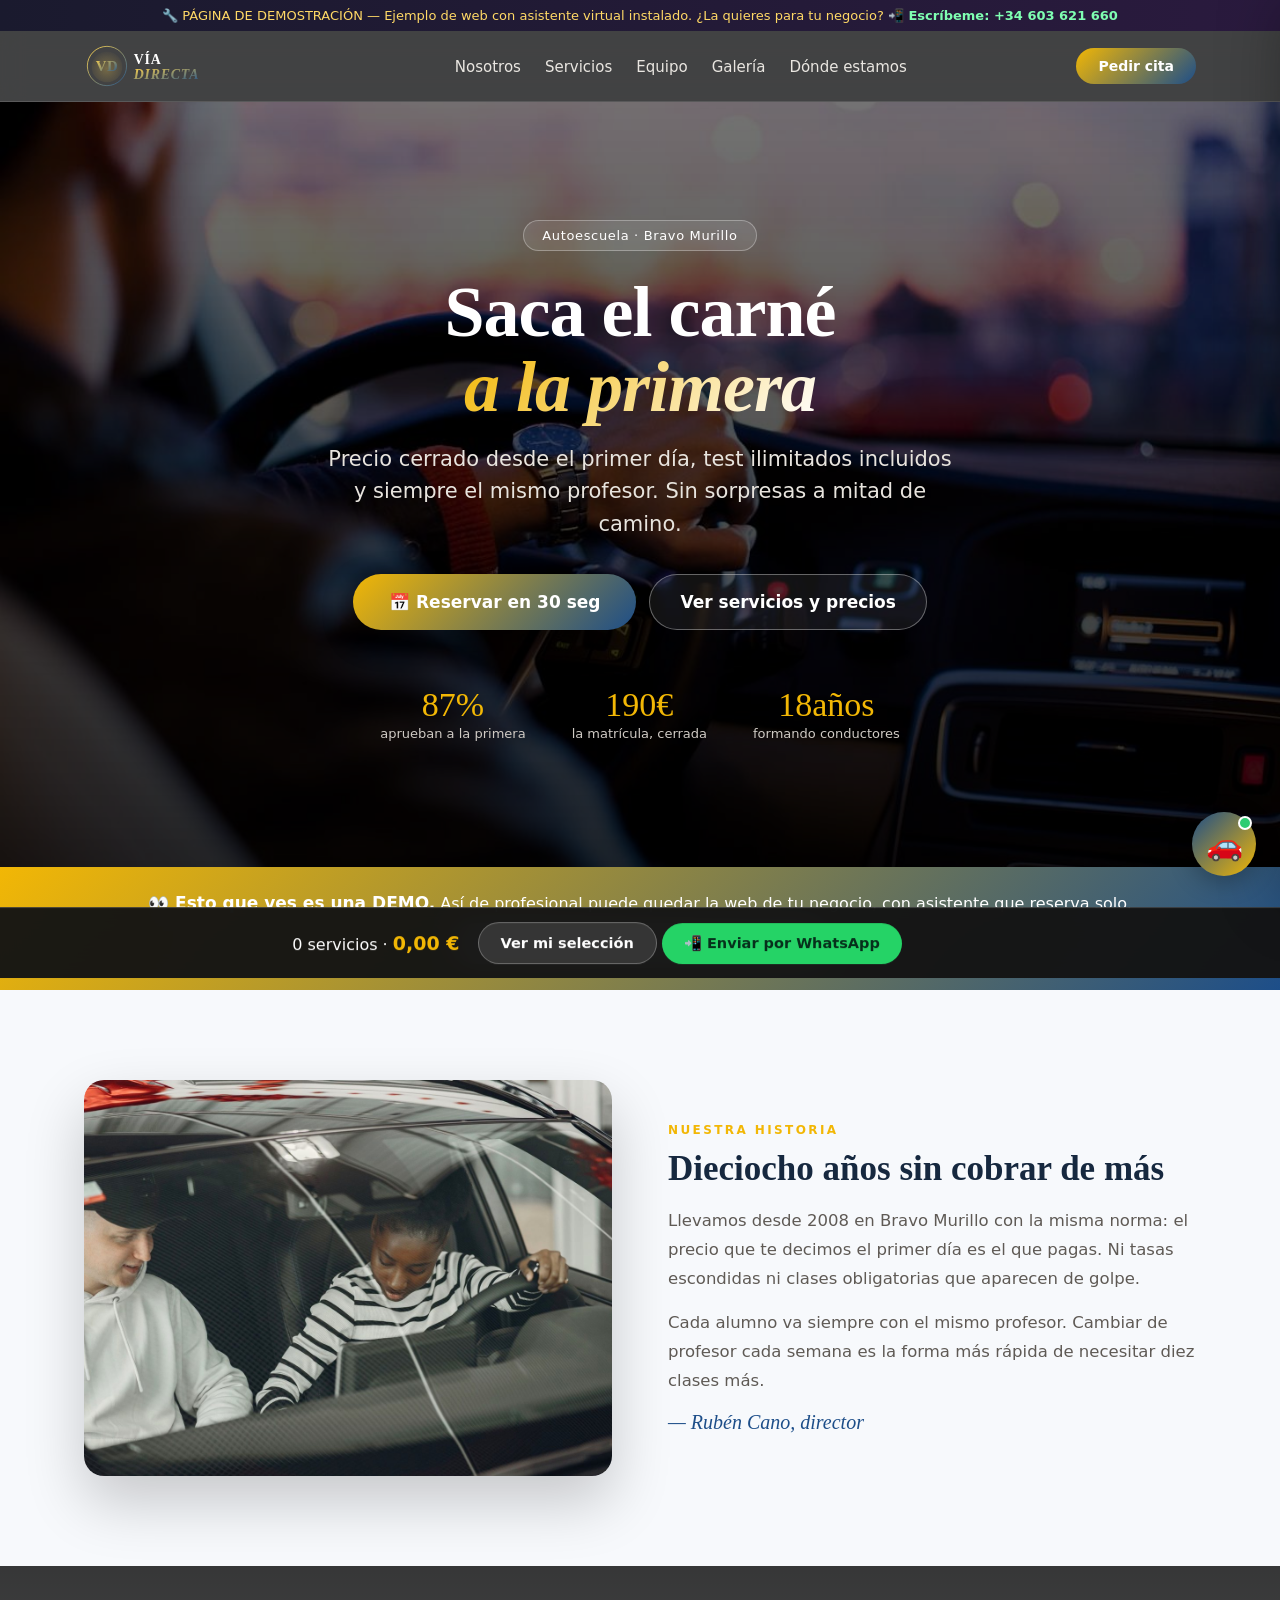
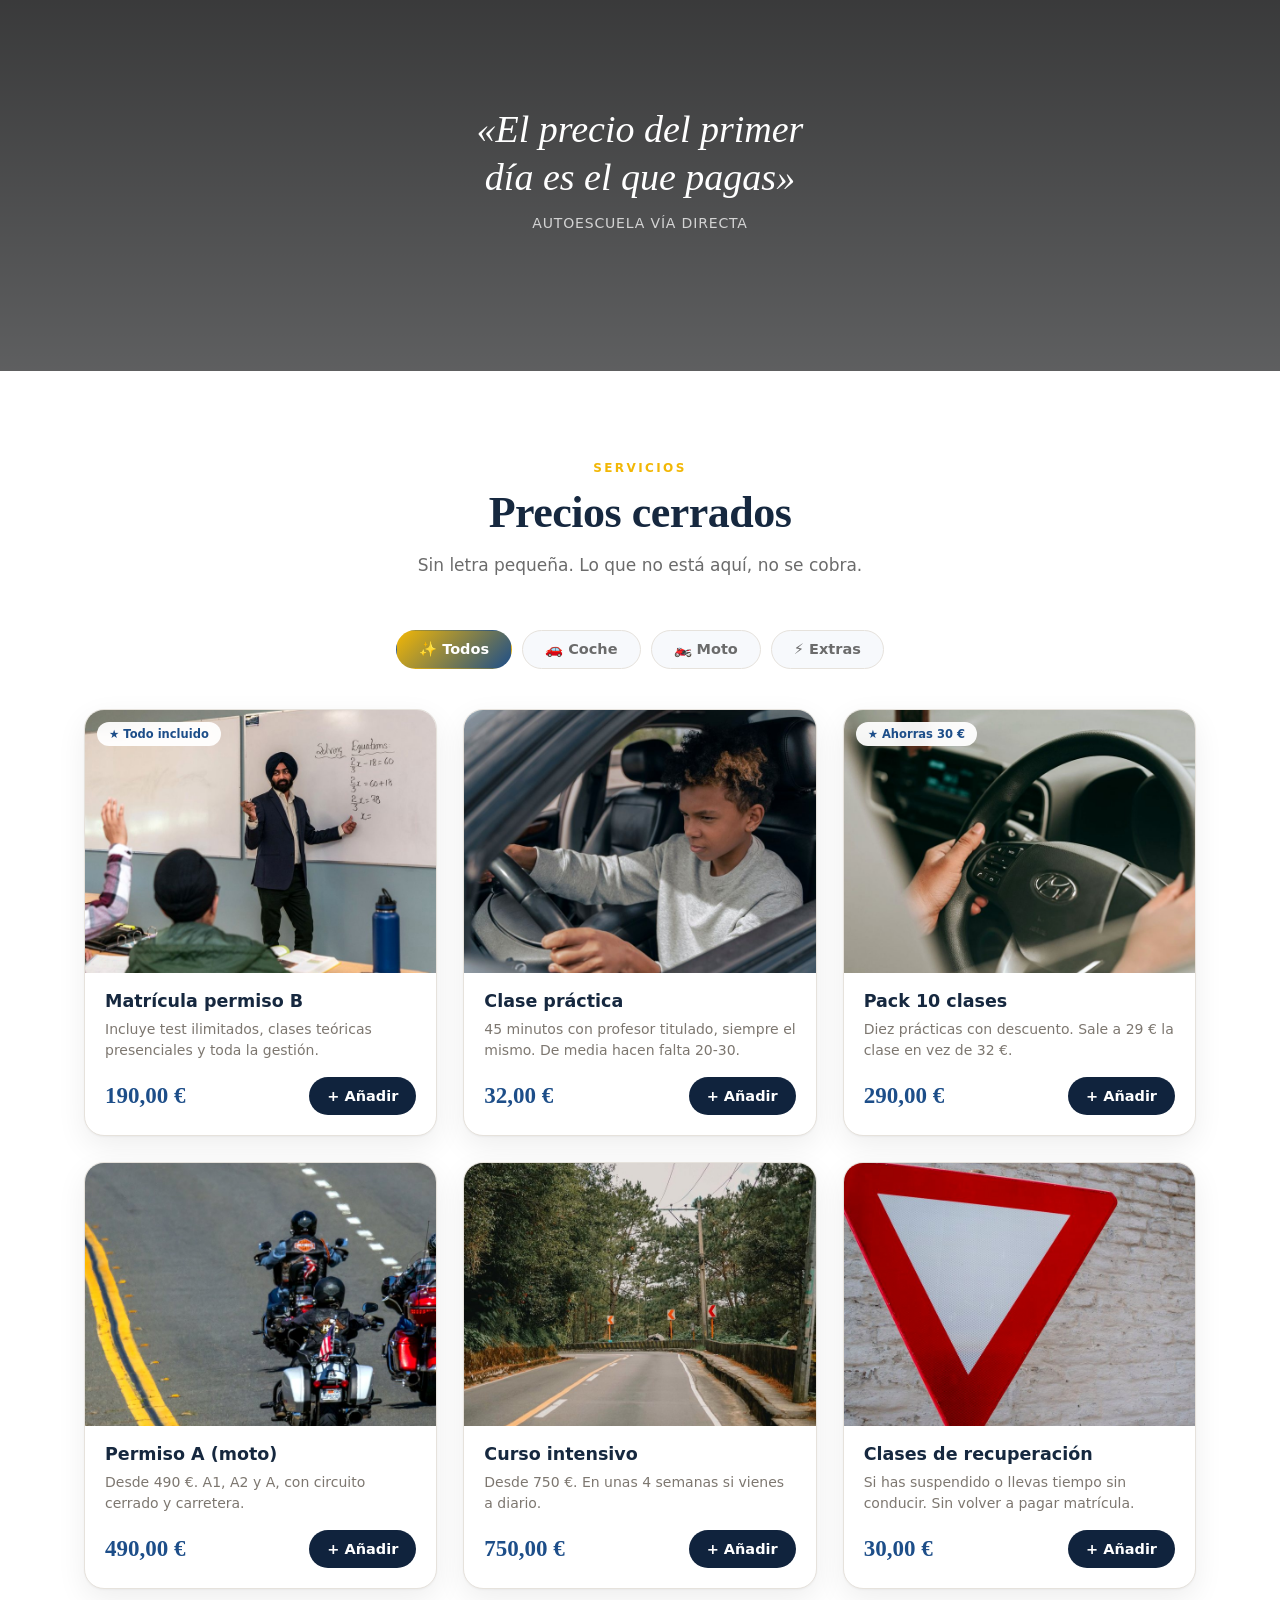
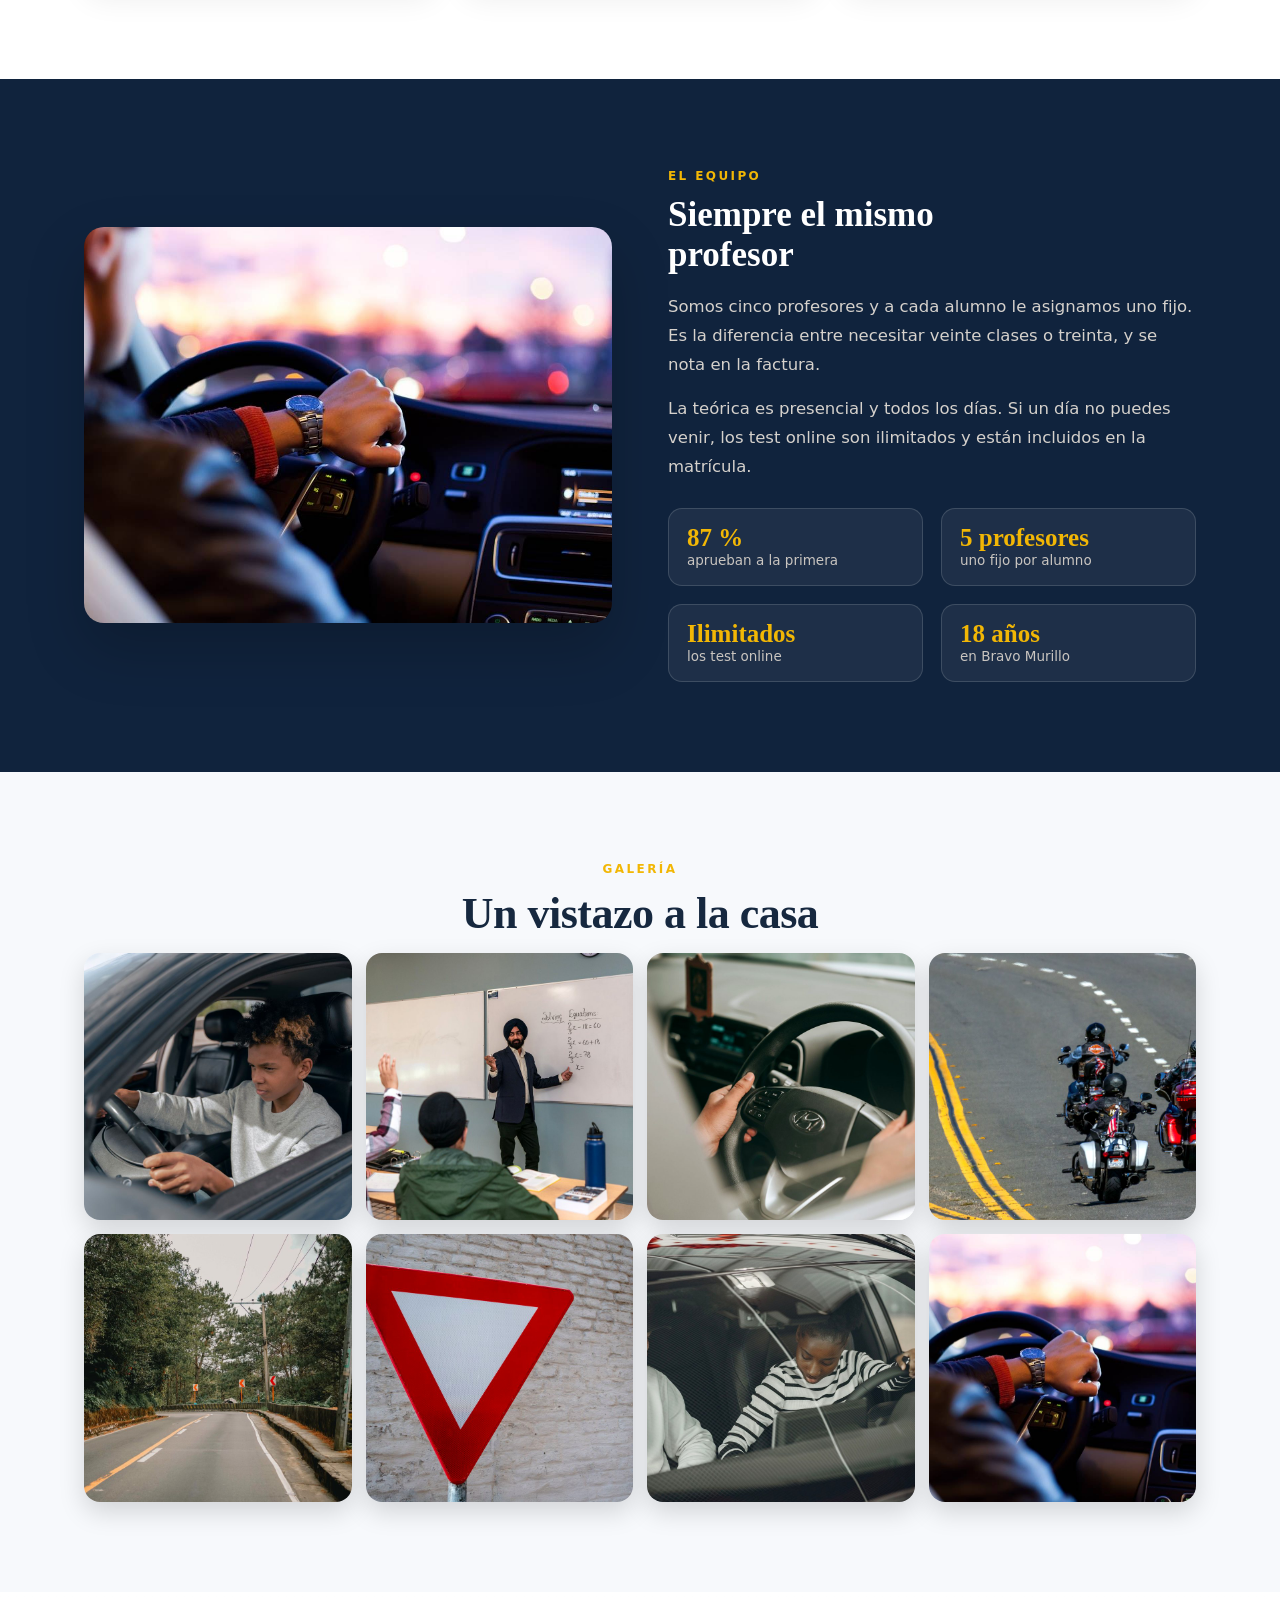
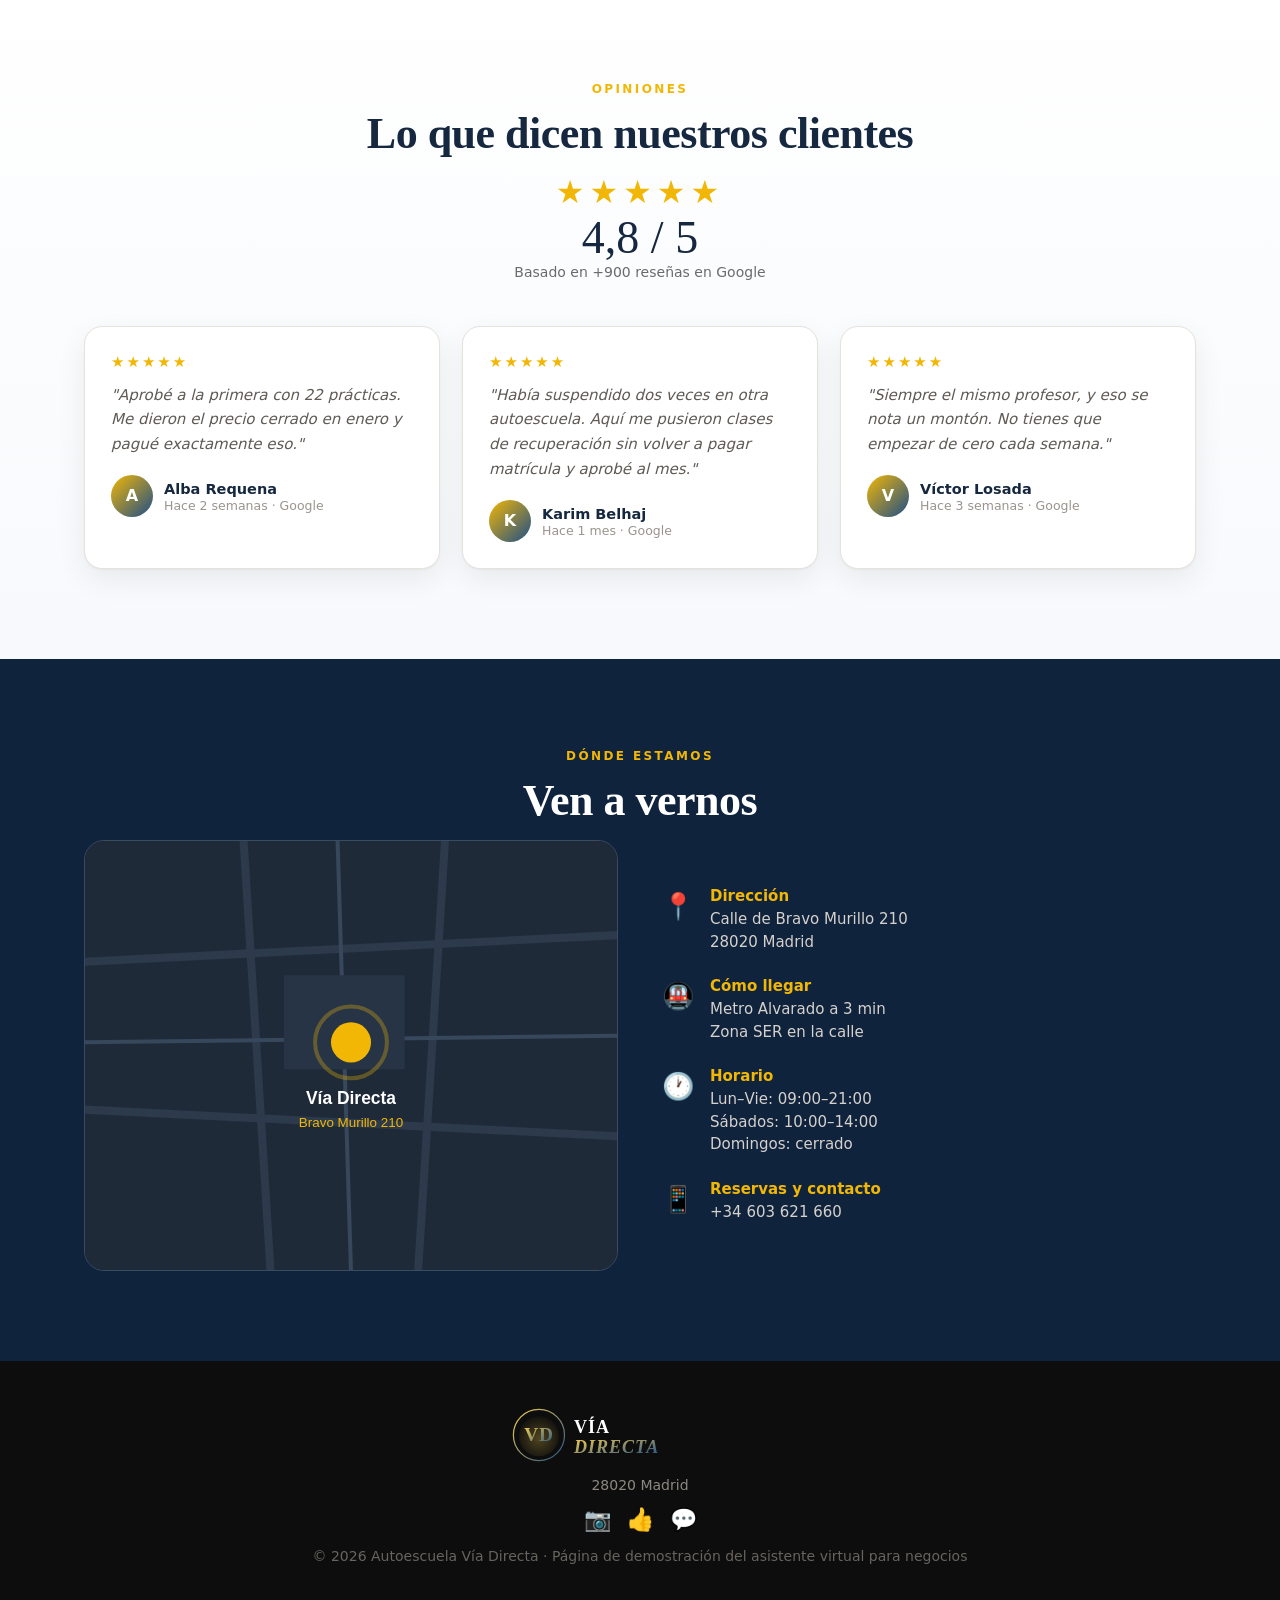
<file: demo-autoescuela.html>
<!DOCTYPE html>
<html lang="es">
<head>
  <meta charset="UTF-8">
  <meta name="viewport" content="width=device-width, initial-scale=1.0">
  <script async src="https://www.googletagmanager.com/gtag/js?id=G-66WBS8187W"></script>
  <script>window.dataLayer=window.dataLayer||[];function gtag(){dataLayer.push(arguments);}gtag('js',new Date());gtag('config','G-66WBS8187W');</script>
  <title>Autoescuela Vía Directa — Permiso B, A y intensivos en Madrid</title>
  <meta name="description" content="Autoescuela en Bravo Murillo. Precio cerrado, test ilimitados y clases con el mismo profesor. Infórmate en 30 segundos.">
  <link rel="icon" href="data:image/svg+xml,%3Csvg xmlns='http://www.w3.org/2000/svg' viewBox='0 0 100 100'%3E%3Ctext y='.9em' font-size='90'%3E🚗%3C/text%3E%3C/svg%3E">
  <meta property="og:type" content="website">
  <meta property="og:title" content="Autoescuela Vía Directa">
  <meta property="og:description" content="Autoescuela en Bravo Murillo. Precio cerrado, test ilimitados y clases con el mismo profesor. Infórmate en 30 segundos.">
  <meta property="og:image" content="https://tuasistente24.com/img/autoescuela/hero.jpg">
<style>
  :root{
    --pri:#F2B705; --sec:#1D4E89; --osc:#10233d; --crema:#f7f9fc; --texto:#16283f;
    --gris:#6b6b6b; --linea:#e6e2dc; --blanco:#fff;
    --sombra:0 1px 2px rgba(0,0,0,.04), 0 10px 30px rgba(0,0,0,.07);
    --sombra-alta:0 26px 60px rgba(0,0,0,.2);
  }
  *{margin:0;padding:0;box-sizing:border-box}
  html{scroll-behavior:smooth;overflow-x:hidden}
  body{font-family:'Segoe UI',system-ui,-apple-system,sans-serif;color:var(--texto);background:var(--crema);padding-bottom:0}
  h1,h2,h3{font-family:'Playfair Display',Georgia,'Times New Roman',serif;font-weight:700;text-wrap:balance}
  a{color:inherit} img{max-width:100%;display:block} button{font-family:inherit}
  .contenedor{max-width:1160px;margin:0 auto;padding:0 24px}

  #progreso{position:fixed;top:0;left:0;height:3px;width:0%;z-index:9998;background:linear-gradient(90deg,var(--pri),var(--sec));transition:width .1s linear}
  #preloader{position:fixed;inset:0;background:var(--osc);z-index:10000;display:grid;place-items:center;transition:opacity .6s,visibility .6s}
  #preloader.oculto{opacity:0;visibility:hidden}
  #preloader img{width:min(280px,62vw);opacity:0;animation:apar .9s ease .25s forwards}
  @keyframes apar{to{opacity:1}}

  .aviso-demo{background:linear-gradient(90deg,#1a1a2e,#2a1a3e);color:#ffd966;font-size:13px;text-align:center;padding:8px 14px;position:relative;z-index:500}
  .aviso-demo a{color:#7fffb2;font-weight:700;text-decoration:none}

  nav{background:rgba(15,15,15,.78);backdrop-filter:blur(12px);position:sticky;top:0;z-index:400;border-bottom:1px solid rgba(255,255,255,.12);transition:background .3s}
  nav.compacta{background:rgba(15,15,15,.96)}
  nav .contenedor{display:flex;align-items:center;justify-content:space-between;height:70px}
  .marca img{height:46px;width:auto}
  footer .marca img{height:60px;margin:0 auto}
  nav ul{list-style:none;display:flex;gap:24px}
  nav ul a{color:#e9e6e1;text-decoration:none;font-size:15px;position:relative}
  nav ul a::after{content:"";position:absolute;left:0;bottom:-5px;width:0;height:2px;background:var(--pri);transition:width .25s}
  nav ul a:hover{color:var(--pri)} nav ul a:hover::after{width:100%}
  .btn-nav{background:linear-gradient(135deg,var(--pri),var(--sec));color:#fff;padding:10px 22px;border-radius:999px;font-weight:700;font-size:14px;border:none;cursor:pointer;transition:transform .18s}
  .btn-nav:hover{transform:translateY(-2px)}
  @media(max-width:900px){nav ul{display:none}}

  header.hero{position:relative;color:#fff;text-align:center;padding:118px 24px 126px;overflow:hidden;
    background:linear-gradient(180deg,rgba(0,0,0,.55),rgba(0,0,0,.82)),url('img/autoescuela/hero.jpg') center/cover no-repeat}
  .hero-inner{position:relative;z-index:2;opacity:0;transform:translateY(30px);animation:heroin 1s ease .3s forwards}
  @keyframes heroin{to{opacity:1;transform:none}}
  .chip{display:inline-block;background:rgba(255,255,255,.1);border:1px solid rgba(255,255,255,.3);color:#fff;padding:7px 18px;border-radius:999px;font-size:13px;letter-spacing:.05em;margin-bottom:24px}
  .hero h1{font-size:clamp(38px,7.5vw,72px);line-height:1.04;margin-bottom:18px;letter-spacing:-1px}
  .hero h1 span{background:linear-gradient(135deg,var(--pri),#fff);-webkit-background-clip:text;background-clip:text;-webkit-text-fill-color:transparent;font-style:italic}
  .hero p.sub{font-size:clamp(16px,2.3vw,21px);color:#e8e4de;max-width:640px;margin:0 auto 34px;line-height:1.55}
  .hero-cta{display:flex;gap:13px;justify-content:center;flex-wrap:wrap}
  .btn-pri{background:linear-gradient(135deg,var(--pri),var(--sec));color:#fff;padding:17px 36px;border-radius:999px;font-size:17px;font-weight:700;border:none;cursor:pointer;text-decoration:none;box-shadow:0 10px 30px rgba(0,0,0,.35);transition:transform .18s}
  .btn-pri:hover{transform:translateY(-3px) scale(1.02)}
  .btn-fan{background:rgba(255,255,255,.07);color:#fff;padding:17px 30px;border-radius:999px;font-size:17px;font-weight:600;text-decoration:none;border:1.5px solid rgba(255,255,255,.35);transition:all .2s}
  .btn-fan:hover{border-color:var(--pri);background:rgba(255,255,255,.14)}
  .hero-stats{display:flex;gap:46px;justify-content:center;margin-top:56px;flex-wrap:wrap}
  .hero-stats .num{font-family:'Playfair Display',Georgia,serif;font-size:34px;color:var(--pri);font-variant-numeric:tabular-nums}
  .hero-stats .lab{font-size:13px;color:#cfcac4;margin-top:2px}

  .banda-venta{background:linear-gradient(135deg,var(--pri),var(--sec));color:#fff;text-align:center;padding:26px 24px}
  .banda-venta b{font-size:17px}
  .banda-venta a{display:inline-block;margin-top:10px;background:#fff;color:var(--sec);padding:11px 26px;border-radius:999px;font-weight:700;text-decoration:none;transition:transform .16s}
  .banda-venta a:hover{transform:scale(1.05)}

  section{padding:90px 0}
  .eyebrow{text-align:center;text-transform:uppercase;letter-spacing:.2em;font-size:12px;font-weight:700;color:var(--pri);margin-bottom:12px}
  .titulo-seccion{text-align:center;font-size:clamp(29px,4.4vw,44px);margin-bottom:14px;letter-spacing:-.5px}
  .intro-seccion{text-align:center;max-width:640px;margin:0 auto 50px;color:var(--gris);font-size:17px;line-height:1.6}
  .reveal{opacity:0;transform:translateY(38px);transition:opacity .7s cubic-bezier(.2,.7,.2,1),transform .7s cubic-bezier(.2,.7,.2,1)}
  .reveal.in{opacity:1;transform:none}

  .dos{display:grid;grid-template-columns:1fr 1fr;gap:56px;align-items:center}
  @media(max-width:820px){.dos{grid-template-columns:1fr;gap:32px}}
  .foto-grande{aspect-ratio:4/3;border-radius:20px;overflow:hidden;position:relative;box-shadow:var(--sombra-alta)}
  .foto-grande img{width:100%;height:100%;object-fit:cover;transition:transform 9s ease}
  .foto-grande:hover img{transform:scale(1.07)}
  .dos h2{font-size:35px;margin-bottom:18px}
  .dos p{color:#5f5a55;line-height:1.75;margin-bottom:15px;font-size:16.5px}
  .firma{font-family:'Playfair Display',Georgia,serif;font-style:italic;color:var(--sec);font-size:20px;margin-top:10px}

  .banda-frase{position:relative;padding:140px 24px;text-align:center;color:#fff;
    background:url('img/autoescuela/equipo.jpg') center/cover fixed no-repeat}
  @supports(-webkit-touch-callout:none){.banda-frase{background-attachment:scroll}}
  .banda-frase::before{content:"";position:absolute;inset:0;background:linear-gradient(180deg,rgba(0,0,0,.78),rgba(0,0,0,.62))}
  .banda-frase .contenedor{position:relative;z-index:1}
  .frase{font-family:'Playfair Display',Georgia,serif;font-size:clamp(23px,3.8vw,38px);line-height:1.25;max-width:20ch;margin:0 auto 14px;font-style:italic}
  .frase-firma{opacity:.75;font-size:14px;letter-spacing:.06em;text-transform:uppercase}

  .serv-seccion{background:#fff}
  .categorias{display:flex;gap:10px;justify-content:center;flex-wrap:wrap;margin-bottom:40px}
  .cat-pill{background:var(--crema);border:1.5px solid var(--linea);padding:10px 22px;border-radius:999px;font-size:14.5px;color:var(--gris);cursor:pointer;transition:all .2s;font-weight:600}
  .cat-pill:hover{border-color:var(--pri);color:var(--pri)}
  .cat-pill.activa{background:linear-gradient(135deg,var(--pri),var(--sec));color:#fff;border-color:transparent}
  .serv-grid{display:grid;grid-template-columns:repeat(3,1fr);gap:26px}
  @media(max-width:980px){.serv-grid{grid-template-columns:repeat(2,1fr)}}
  @media(max-width:620px){.serv-grid{grid-template-columns:1fr}}
  .serv{background:#fff;border:1px solid var(--linea);border-radius:20px;overflow:hidden;display:flex;flex-direction:column;box-shadow:var(--sombra);transition:transform .3s cubic-bezier(.2,.7,.2,1),box-shadow .3s,border-color .3s}
  .serv:hover{transform:translateY(-7px);box-shadow:var(--sombra-alta);border-color:var(--pri)}
  .serv.ocultar{display:none}
  .serv .foto{position:relative;aspect-ratio:4/3;overflow:hidden;background:var(--crema)}
  .serv .foto img{width:100%;height:100%;object-fit:cover;transition:transform .6s cubic-bezier(.2,.7,.2,1)}
  .serv:hover .foto img{transform:scale(1.07)}
  .serv .etq{position:absolute;top:12px;left:12px;font-size:11.5px;font-weight:800;padding:5px 12px;border-radius:999px;backdrop-filter:blur(6px)}
  .etq.top{background:rgba(255,255,255,.94);color:var(--sec)}
  .etq.veg{background:rgba(220,245,228,.94);color:#2f6b22}
  .serv .cuerpo{padding:18px 20px 20px;display:flex;flex-direction:column;flex:1}
  .serv .nombre{font-weight:700;font-size:17.5px;line-height:1.25;margin-bottom:6px}
  .serv .desc{color:#7d7770;font-size:14px;line-height:1.5;flex:1;margin-bottom:16px}
  .serv .pie{display:flex;align-items:center;justify-content:space-between;gap:12px}
  .serv .precio{font-family:'Playfair Display',Georgia,serif;font-weight:700;color:var(--sec);font-size:23px;font-variant-numeric:tabular-nums}
  .serv .precio small{font-size:13px;color:var(--gris);font-family:'Segoe UI',sans-serif}
  .btn-add{background:var(--osc);color:#fff;border:none;cursor:pointer;font-weight:700;font-size:14.5px;padding:11px 18px;border-radius:999px;transition:background .2s,transform .16s}
  .btn-add:hover{background:var(--sec);transform:scale(1.05)}
  .cantidad{display:flex;align-items:center;gap:11px;background:var(--crema);border:1px solid var(--linea);border-radius:999px;padding:5px 8px}
  .cantidad button{width:29px;height:29px;border-radius:50%;border:none;cursor:pointer;background:#fff;font-size:17px;font-weight:700;line-height:1;box-shadow:0 2px 6px rgba(0,0,0,.12)}
  .cantidad button:hover{background:var(--sec);color:#fff}
  .cantidad .n{min-width:18px;text-align:center;font-weight:800}

  .equipo-seccion{background:var(--osc);color:#fff}
  .equipo-seccion h2{color:#fff}
  .equipo-seccion p{color:#d5d1cc}
  .equipo-datos{display:grid;grid-template-columns:repeat(2,1fr);gap:18px;margin-top:26px}
  .dato{background:rgba(255,255,255,.06);border:1px solid rgba(255,255,255,.14);border-radius:14px;padding:16px 18px}
  .dato b{display:block;font-family:'Playfair Display',Georgia,serif;font-size:25px;color:var(--pri);line-height:1}
  .dato span{font-size:13.5px;color:#c9c5c0}

  .galeria-grid{display:grid;grid-template-columns:repeat(4,1fr);gap:14px}
  @media(max-width:760px){.galeria-grid{grid-template-columns:repeat(2,1fr)}}
  .gal{aspect-ratio:1;border-radius:16px;position:relative;overflow:hidden;box-shadow:0 10px 26px rgba(0,0,0,.15)}
  .gal img{position:absolute;inset:0;width:100%;height:100%;object-fit:cover;transition:transform .45s}
  .gal:hover img{transform:scale(1.12)}
  .gal .cap{position:absolute;bottom:0;left:0;right:0;z-index:3;padding:12px;font-size:12.5px;font-weight:700;color:#fff;background:linear-gradient(transparent,rgba(0,0,0,.8));font-family:'Segoe UI',sans-serif;transform:translateY(101%);transition:transform .3s}
  .gal:hover .cap{transform:translateY(0)}

  .op-seccion{background:linear-gradient(180deg,#fff,var(--crema))}
  .rating-top{text-align:center;margin-bottom:46px}
  .rating-top .estrellas{color:var(--pri);font-size:32px;letter-spacing:5px}
  .rating-top .nota{font-family:'Playfair Display',Georgia,serif;font-size:46px}
  .rating-top .fuente{color:var(--gris);font-size:14px}
  .op-grid{display:grid;grid-template-columns:repeat(3,1fr);gap:22px}
  @media(max-width:820px){.op-grid{grid-template-columns:1fr}}
  .opinion{background:#fff;border:1px solid var(--linea);border-radius:18px;padding:26px;box-shadow:var(--sombra);transition:transform .25s}
  .opinion:hover{transform:translateY(-6px)}
  .opinion .est{color:var(--pri);font-size:15px;letter-spacing:2px;margin-bottom:12px}
  .opinion p{color:#5f5a55;font-size:15px;line-height:1.65;font-style:italic;margin-bottom:18px}
  .opinion .autor{display:flex;align-items:center;gap:11px}
  .opinion .avatar{width:42px;height:42px;border-radius:50%;background:linear-gradient(135deg,var(--pri),var(--sec));color:#fff;display:grid;place-items:center;font-weight:700}
  .opinion .autor b{font-size:14.5px}
  .opinion .autor small{display:block;color:#9a948d;font-size:12.5px}

  .ubi-seccion{background:var(--osc);color:#fff}
  .ubi-seccion .titulo-seccion{color:#fff}
  .ubi-grid{display:grid;grid-template-columns:1fr 1fr;gap:44px}
  @media(max-width:820px){.ubi-grid{grid-template-columns:1fr}}
  .mapa{border-radius:20px;overflow:hidden;min-height:320px;border:1px solid rgba(255,255,255,.18)}
  .info-contacto{display:flex;flex-direction:column;gap:24px;justify-content:center}
  .info-item{display:flex;gap:16px;align-items:flex-start}
  .info-item .ico{font-size:26px}
  .info-item b{display:block;color:var(--pri);font-size:15px;margin-bottom:3px}
  .info-item span,.info-item a{color:#d5d1cc;font-size:15px;line-height:1.5;text-decoration:none}

  footer{background:#0d0d0d;color:#8d8880;text-align:center;padding:44px 24px 120px;font-size:14px}
  .redes{display:flex;gap:16px;justify-content:center;margin:14px 0;font-size:22px}
  .redes a{text-decoration:none;transition:transform .2s;display:inline-block}
  .redes a:hover{transform:scale(1.25)}

  #barra{position:fixed;left:0;right:0;bottom:0;z-index:9995;background:rgba(20,20,20,.97);backdrop-filter:blur(14px);color:#fff;padding:14px 24px;display:flex;align-items:center;justify-content:center;gap:18px;flex-wrap:wrap;border-top:1px solid rgba(255,255,255,.16);transform:translateY(110%);transition:transform .4s cubic-bezier(.2,.7,.2,1)}
  #barra.ver{transform:none}
  #barra .resumen b{color:var(--pri);font-size:19px}
  #barra button{border:none;cursor:pointer;font-weight:700;font-size:14.5px;padding:12px 22px;border-radius:999px;transition:transform .16s}
  #barra button:hover{transform:translateY(-2px)}
  .btn-ver{background:rgba(255,255,255,.12);color:#fff;border:1px solid rgba(255,255,255,.28)!important}
  .btn-wa{background:#25D366;color:#06301b}
  @media(min-width:721px){#barra{padding-right:110px}}
  @media(max-width:720px){#barra{flex-direction:column;gap:10px;padding-bottom:18px}#barra .acciones{width:100%;display:flex;gap:10px}#barra button{flex:1}}

  #fondo{position:fixed;inset:0;background:rgba(0,0,0,.55);z-index:9996;opacity:0;visibility:hidden;transition:opacity .3s,visibility .3s}
  #fondo.ver{opacity:1;visibility:visible}
  #panel{position:fixed;right:0;top:0;bottom:0;width:min(420px,100%);background:var(--crema);z-index:9997;transform:translateX(105%);transition:transform .4s cubic-bezier(.2,.7,.2,1);display:flex;flex-direction:column;box-shadow:-20px 0 60px rgba(0,0,0,.3)}
  #panel.ver{transform:none}
  #panel .cab{background:var(--osc);color:#fff;padding:20px 22px;display:flex;align-items:center;justify-content:space-between}
  #panel .cab h3{font-size:20px;color:var(--pri)}
  #panel .cab .x{background:none;border:none;color:#fff;font-size:24px;cursor:pointer}
  #panel .lista{flex:1;overflow-y:auto;padding:18px 22px}
  .vacio{color:var(--gris);text-align:center;padding:50px 10px;font-size:15px}
  .linea{display:flex;gap:12px;align-items:center;padding:13px 0;border-bottom:1px solid var(--linea)}
  .linea img{width:56px;height:56px;border-radius:11px;object-fit:cover;flex-shrink:0}
  .linea .n{flex:1;font-size:14.5px;font-weight:600;line-height:1.3}
  .linea .n small{display:block;color:var(--gris);font-weight:400;font-size:13px;margin-top:2px}
  .linea .ctrl{display:flex;align-items:center;gap:8px}
  .linea .ctrl button{width:26px;height:26px;border-radius:50%;border:1px solid var(--linea);background:#fff;cursor:pointer;font-weight:700}
  .linea .ctrl button:hover{background:var(--sec);color:#fff}
  .linea .imp{font-weight:800;color:var(--sec);min-width:62px;text-align:right;font-size:15px}
  #panel .pie{border-top:1px solid var(--linea);padding:18px 22px 22px;background:#fff}
  #panel .total{display:flex;justify-content:space-between;align-items:baseline;margin-bottom:14px;font-size:16px}
  #panel .total b{font-family:'Playfair Display',Georgia,serif;font-size:30px}
  #panel .pie .btn-wa{width:100%;padding:15px;font-size:16px;border:none;border-radius:14px;font-weight:800;cursor:pointer}
  #panel .pie .btn-chat{width:100%;margin-top:9px;padding:13px;font-size:15px;border:1px solid var(--linea);border-radius:14px;background:#fff;font-weight:700;cursor:pointer}
  .nota-demo{font-size:12.5px;color:var(--gris);text-align:center;margin-top:12px;line-height:1.45}

  @media(prefers-reduced-motion:reduce){
    *,*::before,*::after{animation:none!important;transition:none!important}
    .reveal{opacity:1;transform:none}
    #barra.ver,#panel.ver{transform:none}
  }
</style>
</head>
<body>

<div id="preloader"><img src="img/autoescuela/logo.svg" alt="Autoescuela Vía Directa"></div>
<div id="progreso"></div>

<div class="aviso-demo">
  🔧 PÁGINA DE DEMOSTRACIÓN — Ejemplo de web con asistente virtual instalado. ¿La quieres para tu negocio?
  <a href="https://wa.me/34603621660?text=Hola%2C%20vi%20la%20demo%20y%20quiero%20un%20asistente%20virtual%20para%20mi%20negocio" target="_blank" rel="noopener noreferrer">📲 Escríbeme: +34 603 621 660</a>
</div>

<nav id="nav">
  <div class="contenedor">
    <a class="marca" href="#" aria-label="Autoescuela Vía Directa"><img src="img/autoescuela/logo.svg" alt="Autoescuela Vía Directa"></a>
    <ul>
      <li><a href="#historia">Nosotros</a></li>
      <li><a href="#servicios">Servicios</a></li>
      <li><a href="#equipo">Equipo</a></li>
      <li><a href="#galeria">Galería</a></li>
      <li><a href="#ubicacion">Dónde estamos</a></li>
    </ul>
    <button class="btn-nav" onclick="abrirChat()">Pedir cita</button>
  </div>
</nav>

<header class="hero">
  <div class="contenedor hero-inner">
    <div class="chip">Autoescuela · Bravo Murillo</div>
    <h1>Saca el carné<br><span>a la primera</span></h1>
    <p class="sub">Precio cerrado desde el primer día, test ilimitados incluidos y siempre el mismo profesor. Sin sorpresas a mitad de camino.</p>
    <div class="hero-cta">
      <button class="btn-pri" onclick="abrirChat()">📅 Reservar en 30 seg</button>
      <a class="btn-fan" href="#servicios">Ver servicios y precios</a>
    </div>
    <div class="hero-stats">
      <div><div class="num" data-contador="87" data-sufijo="%">0%</div><div class="lab">aprueban a la primera</div></div>
      <div><div class="num" data-contador="190" data-sufijo="€">0€</div><div class="lab">la matrícula, cerrada</div></div>
      <div><div class="num" data-contador="18" data-sufijo="años">0años</div><div class="lab">formando conductores</div></div>
    </div>
  </div>
</header>

<div class="banda-venta">
  <b>👀 Esto que ves es una DEMO.</b> Así de profesional puede quedar la web de tu negocio, con asistente que reserva solo.
  <br><a href="https://wa.me/34603621660?text=Hola%2C%20quiero%20una%20web%20con%20asistente%20como%20la%20demo" target="_blank" rel="noopener noreferrer">Quiero una igual para mi negocio →</a>
</div>

<section id="historia">
  <div class="contenedor dos">
    <div class="foto-grande reveal"><img src="img/autoescuela/equipo.jpg" alt="Autoescuela Vía Directa"></div>
    <div class="reveal">
      <div class="eyebrow" style="text-align:left">Nuestra historia</div>
      <h2>Dieciocho años sin cobrar de más</h2>
      <p>Llevamos desde 2008 en Bravo Murillo con la misma norma: el precio que te decimos el primer día es el que pagas. Ni tasas escondidas ni clases obligatorias que aparecen de golpe.</p>
      <p>Cada alumno va siempre con el mismo profesor. Cambiar de profesor cada semana es la forma más rápida de necesitar diez clases más.</p>
      <div class="firma">— Rubén Cano, director</div>
    </div>
  </div>
</section>

<section class="banda-frase">
  <div class="contenedor">
    <p class="frase">«El precio del primer día es el que pagas»</p>
    <div class="frase-firma">Autoescuela Vía Directa</div>
  </div>
</section>

<section id="servicios" class="serv-seccion">
  <div class="contenedor">
    <div class="eyebrow reveal">Servicios</div>
    <h2 class="titulo-seccion reveal">Precios cerrados</h2>
    <p class="intro-seccion reveal">Sin letra pequeña. Lo que no está aquí, no se cobra.</p>
    <div class="categorias reveal">
      <span class="cat-pill activa" data-filtro="todas">✨ Todos</span>
      <span class="cat-pill" data-filtro="coche">🚗 Coche</span>
      <span class="cat-pill" data-filtro="moto">🏍️ Moto</span>
      <span class="cat-pill" data-filtro="extra">⚡ Extras</span>
    </div>
    <div class="serv-grid reveal" id="rejilla"></div>
  </div>
</section>

<section id="equipo" class="equipo-seccion">
  <div class="contenedor dos">
    <div class="foto-grande reveal"><img src="img/autoescuela/hero.jpg" alt="Equipo de Autoescuela Vía Directa"></div>
    <div class="reveal">
      <div class="eyebrow" style="text-align:left">El equipo</div>
      <h2>Siempre el mismo<br>profesor</h2>
      <p>Somos cinco profesores y a cada alumno le asignamos uno fijo. Es la diferencia entre necesitar veinte clases o treinta, y se nota en la factura.</p>
      <p>La teórica es presencial y todos los días. Si un día no puedes venir, los test online son ilimitados y están incluidos en la matrícula.</p>
      <div class="equipo-datos">
        <div class="dato"><b>87 %</b><span>aprueban a la primera</span></div>
        <div class="dato"><b>5 profesores</b><span>uno fijo por alumno</span></div>
        <div class="dato"><b>Ilimitados</b><span>los test online</span></div>
        <div class="dato"><b>18 años</b><span>en Bravo Murillo</span></div>
      </div>
    </div>
  </div>
</section>

<section id="galeria">
  <div class="contenedor">
    <div class="eyebrow reveal">Galería</div>
    <h2 class="titulo-seccion reveal">Un vistazo a la casa</h2>
    <div class="galeria-grid reveal">
      <div class="gal"><img src="img/autoescuela/s1.jpg" alt="Prácticas con profesor fijo" loading="lazy"><div class="cap">Prácticas con profesor fijo</div></div>
      <div class="gal"><img src="img/autoescuela/s5.jpg" alt="Teórica presencial a diario" loading="lazy"><div class="cap">Teórica presencial a diario</div></div>
      <div class="gal"><img src="img/autoescuela/s2.jpg" alt="Coches revisados" loading="lazy"><div class="cap">Coches revisados</div></div>
      <div class="gal"><img src="img/autoescuela/s6.jpg" alt="También permiso de moto" loading="lazy"><div class="cap">También permiso de moto</div></div>
      <div class="gal"><img src="img/autoescuela/s3.jpg" alt="Carretera desde el principio" loading="lazy"><div class="cap">Carretera desde el principio</div></div>
      <div class="gal"><img src="img/autoescuela/s4.jpg" alt="Señalización" loading="lazy"><div class="cap">Señalización</div></div>
      <div class="gal"><img src="img/autoescuela/equipo.jpg" alt="Rubén, en clase" loading="lazy"><div class="cap">Rubén, en clase</div></div>
      <div class="gal"><img src="img/autoescuela/hero.jpg" alt="Al volante" loading="lazy"><div class="cap">Al volante</div></div>
    </div>
  </div>
</section>

<section id="opiniones" class="op-seccion">
  <div class="contenedor">
    <div class="eyebrow reveal">Opiniones</div>
    <h2 class="titulo-seccion reveal">Lo que dicen nuestros clientes</h2>
    <div class="rating-top reveal">
      <div class="estrellas">★★★★★</div>
      <div class="nota">4,8 / 5</div>
      <div class="fuente">Basado en +900 reseñas en Google</div>
    </div>
    <div class="op-grid">
      <div class="opinion reveal"><div class="est">★★★★★</div><p>"Aprobé a la primera con 22 prácticas. Me dieron el precio cerrado en enero y pagué exactamente eso."</p><div class="autor"><div class="avatar">A</div><div><b>Alba Requena</b><small>Hace 2 semanas · Google</small></div></div></div>
      <div class="opinion reveal"><div class="est">★★★★★</div><p>"Había suspendido dos veces en otra autoescuela. Aquí me pusieron clases de recuperación sin volver a pagar matrícula y aprobé al mes."</p><div class="autor"><div class="avatar">K</div><div><b>Karim Belhaj</b><small>Hace 1 mes · Google</small></div></div></div>
      <div class="opinion reveal"><div class="est">★★★★★</div><p>"Siempre el mismo profesor, y eso se nota un montón. No tienes que empezar de cero cada semana."</p><div class="autor"><div class="avatar">V</div><div><b>Víctor Losada</b><small>Hace 3 semanas · Google</small></div></div></div>
    </div>
  </div>
</section>

<section id="ubicacion" class="ubi-seccion">
  <div class="contenedor">
    <div class="eyebrow reveal">Dónde estamos</div>
    <h2 class="titulo-seccion reveal">Ven a vernos</h2>
    <div class="ubi-grid reveal">
      <div class="mapa">
        <svg viewBox="0 0 400 320" width="100%" height="100%" preserveAspectRatio="xMidYMid slice" role="img" aria-label="Mapa de ubicación">
          <rect width="400" height="320" fill="#1e2a38"/>
          <g stroke="#2c3a4c" stroke-width="6"><line x1="0" y1="90" x2="400" y2="70"/><line x1="0" y1="200" x2="400" y2="220"/><line x1="120" y1="0" x2="140" y2="320"/><line x1="270" y1="0" x2="250" y2="320"/></g>
          <g stroke="#37475c" stroke-width="3"><line x1="0" y1="150" x2="400" y2="145"/><line x1="190" y1="0" x2="200" y2="320"/></g>
          <rect x="150" y="100" width="90" height="70" fill="#263446"/>
          <circle cx="200" cy="150" r="13" fill="#F2B705"><animate attributeName="r" values="13;17;13" dur="2s" repeatCount="indefinite"/></circle>
          <circle cx="200" cy="150" r="26" fill="none" stroke="#F2B705" stroke-width="3" opacity="0.5"><animate attributeName="r" values="20;34;20" dur="2s" repeatCount="indefinite"/><animate attributeName="opacity" values=".6;0;.6" dur="2s" repeatCount="indefinite"/></circle>
          <text x="200" y="196" fill="#fff" font-size="13" font-family="sans-serif" text-anchor="middle" font-weight="bold">Vía Directa</text>
          <text x="200" y="213" fill="#F2B705" font-size="10" font-family="sans-serif" text-anchor="middle">Bravo Murillo 210</text>
        </svg>
      </div>
      <div class="info-contacto">
        <div class="info-item"><span class="ico">📍</span><div><b>Dirección</b><span>Calle de Bravo Murillo 210<br>28020 Madrid</span></div></div>
        <div class="info-item"><span class="ico">🚇</span><div><b>Cómo llegar</b><span>Metro Alvarado a 3 min<br>Zona SER en la calle</span></div></div>
        <div class="info-item"><span class="ico">🕐</span><div><b>Horario</b><span>Lun–Vie: 09:00–21:00<br>Sábados: 10:00–14:00<br>Domingos: cerrado</span></div></div>
        <div class="info-item"><span class="ico">📱</span><div><b>Reservas y contacto</b><a href="https://wa.me/34603621660" target="_blank" rel="noopener noreferrer">+34 603 621 660</a></div></div>
      </div>
    </div>
  </div>
</section>

<footer>
  <div class="marca"><img src="img/autoescuela/logo.svg" alt="Autoescuela Vía Directa"></div>
  <p style="margin-top:12px">28020 Madrid</p>
  <div class="redes">
    <a href="#" onclick="return false" title="Instagram">📷</a>
    <a href="#" onclick="return false" title="Facebook">👍</a>
    <a href="https://wa.me/34603621660" target="_blank" rel="noopener noreferrer" title="WhatsApp">💬</a>
  </div>
  <p style="margin-top:16px;opacity:.7">© 2026 Autoescuela Vía Directa · Página de demostración del asistente virtual para negocios</p>
</footer>

<div id="barra">
  <div class="resumen"><span id="res-txt">0</span> · <b id="res-total">0,00 €</b></div>
  <div class="acciones">
    <button class="btn-ver" onclick="abrirPanel()">Ver mi selección</button>
    <button class="btn-wa" onclick="enviar()">📲 Enviar por WhatsApp</button>
  </div>
</div>

<div id="fondo" onclick="cerrarPanel()"></div>
<aside id="panel" aria-label="Tu selección">
  <div class="cab"><h3>Tu selección</h3><button class="x" onclick="cerrarPanel()" aria-label="Cerrar">✕</button></div>
  <div class="lista" id="lista"></div>
  <div class="pie">
    <div class="total"><span>Total</span><b id="total">0,00 €</b></div>
    <button class="btn-wa" onclick="enviar()">📲 Enviarlo por WhatsApp</button>
    <button class="btn-chat" onclick="cerrarPanel();abrirChat()">💬 Prefiero preguntar al asistente</button>
    <p class="nota-demo">Es una demo: se abre tu WhatsApp con el mensaje escrito. No se cobra nada ni se envía a ningún sitio.</p>
  </div>
</aside>

<script>
  const SERVICIOS = [
      {
            "id": "matricula",
            "cat": "coche",
            "nombre": "Matrícula permiso B",
            "precio": 190.0,
            "img": "img/autoescuela/s5.jpg",
            "desc": "Incluye test ilimitados, clases teóricas presenciales y toda la gestión.",
            "etq": "★ Todo incluido",
            "tipo": "top"
      },
      {
            "id": "practica",
            "cat": "coche",
            "nombre": "Clase práctica",
            "precio": 32.0,
            "img": "img/autoescuela/s1.jpg",
            "desc": "45 minutos con profesor titulado, siempre el mismo. De media hacen falta 20-30.",
            "etq": null,
            "tipo": "top"
      },
      {
            "id": "pack",
            "cat": "coche",
            "nombre": "Pack 10 clases",
            "precio": 290.0,
            "img": "img/autoescuela/s2.jpg",
            "desc": "Diez prácticas con descuento. Sale a 29 € la clase en vez de 32 €.",
            "etq": "★ Ahorras 30 €",
            "tipo": "top"
      },
      {
            "id": "moto",
            "cat": "moto",
            "nombre": "Permiso A (moto)",
            "precio": 490.0,
            "img": "img/autoescuela/s6.jpg",
            "desc": "Desde 490 €. A1, A2 y A, con circuito cerrado y carretera.",
            "etq": null,
            "tipo": "top"
      },
      {
            "id": "intensivo",
            "cat": "extra",
            "nombre": "Curso intensivo",
            "precio": 750.0,
            "img": "img/autoescuela/s3.jpg",
            "desc": "Desde 750 €. En unas 4 semanas si vienes a diario.",
            "etq": null,
            "tipo": "top"
      },
      {
            "id": "recuperacion",
            "cat": "extra",
            "nombre": "Clases de recuperación",
            "precio": 30.0,
            "img": "img/autoescuela/s4.jpg",
            "desc": "Si has suspendido o llevas tiempo sin conducir. Sin volver a pagar matrícula.",
            "etq": null,
            "tipo": "top"
      }
];

  const eur = n => n.toFixed(2).replace(".", ",") + " €";
  const sel = {};

  const rejilla = document.getElementById("rejilla");
  rejilla.innerHTML = SERVICIOS.map(s => `
    <article class="serv" data-cat="${s.cat}" data-id="${s.id}">
      <div class="foto">
        <img src="${s.img}" alt="${s.nombre}" loading="lazy">
        ${s.etq ? `<span class="etq ${s.tipo}">${s.etq}</span>` : ""}
      </div>
      <div class="cuerpo">
        <div class="nombre">${s.nombre}</div>
        <div class="desc">${s.desc}</div>
        <div class="pie">
          <span class="precio">${s.precio > 0 ? eur(s.precio) : "<small>Consultar</small>"}</span>
          <span class="zona"></span>
        </div>
      </div>
    </article>`).join("");

  function pintar(id) {
    const z = document.querySelector(`.serv[data-id="${id}"] .zona`);
    if (!z) return;
    const n = sel[id] || 0;
    z.innerHTML = n === 0
      ? `<button class="btn-add" onclick="mas('${id}')">+ Añadir</button>`
      : `<span class="cantidad"><button onclick="menos('${id}')" aria-label="Quitar uno">−</button><span class="n">${n}</span><button onclick="mas('${id}')" aria-label="Añadir uno">+</button></span>`;
  }
  SERVICIOS.forEach(s => pintar(s.id));

  function mas(id) { sel[id] = (sel[id] || 0) + 1; pintar(id); refrescar(); }
  function menos(id) { if (!sel[id]) return; sel[id]--; if (sel[id] <= 0) delete sel[id]; pintar(id); refrescar(); }
  window.mas = mas; window.menos = menos;

  const lineas = () => SERVICIOS.filter(s => sel[s.id]).map(s => ({...s, n: sel[s.id], imp: s.precio * sel[s.id]}));
  const total = () => lineas().reduce((a, l) => a + l.imp, 0);
  const unidades = () => lineas().reduce((a, l) => a + l.n, 0);

  const barra = document.getElementById("barra");
  function refrescar() {
    const u = unidades();
    barra.classList.toggle("ver", u > 0);
    document.getElementById("res-txt").textContent = u + (u === 1 ? " servicio" : " servicios");
    document.getElementById("res-total").textContent = eur(total());
    document.getElementById("total").textContent = eur(total());
    const ls = lineas();
    document.getElementById("lista").innerHTML = ls.length === 0
      ? `<p class="vacio">Todavía no has elegido nada.<br>Vuelve arriba y toca «+ Añadir».</p>`
      : ls.map(l => `
        <div class="linea">
          <img src="${l.img}" alt="">
          <div class="n">${l.nombre}<small>${l.precio > 0 ? eur(l.precio) + " la unidad" : "a consultar"}</small></div>
          <div class="ctrl"><button onclick="menos('${l.id}')">−</button><span>${l.n}</span><button onclick="mas('${l.id}')">+</button></div>
          <div class="imp">${l.precio > 0 ? eur(l.imp) : "—"}</div>
        </div>`).join("");
    if (ls.length === 0) cerrarPanel();
  }
  const abrirPanel = () => { document.getElementById("panel").classList.add("ver"); document.getElementById("fondo").classList.add("ver"); };
  const cerrarPanel = () => { document.getElementById("panel").classList.remove("ver"); document.getElementById("fondo").classList.remove("ver"); };
  window.abrirPanel = abrirPanel; window.cerrarPanel = cerrarPanel;

  function enviar() {
    const ls = lineas();
    if (!ls.length) { abrirPanel(); return; }
    let t = "Hola, me interesa esto de Autoescuela Vía Directa:\n\n";
    ls.forEach(l => { t += `• ${l.n} x ${l.nombre}` + (l.precio > 0 ? ` — ${eur(l.imp)}` : " — a consultar") + "\n"; });
    if (total() > 0) t += `\nTotal orientativo: ${eur(total())}`;
    window.open("https://wa.me/34603621660?text=" + encodeURIComponent(t), "_blank", "noopener");
  }
  window.enviar = enviar;

  document.querySelectorAll(".cat-pill").forEach(p => p.addEventListener("click", () => {
    document.querySelectorAll(".cat-pill").forEach(x => x.classList.remove("activa"));
    p.classList.add("activa");
    const f = p.dataset.filtro;
    document.querySelectorAll(".serv").forEach(s => s.classList.toggle("ocultar", f !== "todas" && s.dataset.cat !== f));
  }));

  function abrirChat() { const b = document.getElementById("cbn-burbuja"); if (b) b.click(); }
  window.abrirChat = abrirChat;

  addEventListener("load", () => { const p = document.getElementById("preloader"); if (p) setTimeout(() => p.classList.add("oculto"), 600); });

  const nav = document.getElementById("nav"), prog = document.getElementById("progreso");
  addEventListener("scroll", () => {
    const h = document.documentElement;
    prog.style.width = (h.scrollTop / (h.scrollHeight - h.clientHeight) * 100) + "%";
    nav.classList.toggle("compacta", h.scrollTop > 40);
  }, {passive:true});

  if ("IntersectionObserver" in window) {
    const io = new IntersectionObserver(es => es.forEach(e => { if (e.isIntersecting) { e.target.classList.add("in"); io.unobserve(e.target); } }), {threshold:.15});
    document.querySelectorAll(".reveal").forEach(el => io.observe(el));
  } else {
    document.querySelectorAll(".reveal").forEach(el => el.classList.add("in"));
  }

  const ioc = new IntersectionObserver(es => es.forEach(e => {
    if (!e.isIntersecting) return;
    ioc.unobserve(e.target);
    const el = e.target, fin = parseFloat(el.dataset.contador), dec = el.dataset.decimal ? 1 : 0, suf = el.dataset.sufijo || "";
    let t0 = null;
    const paso = ts => {
      if (!t0) t0 = ts;
      const p = Math.min((ts - t0) / 1400, 1);
      el.textContent = (fin * (1 - Math.pow(1 - p, 3))).toFixed(dec).replace(".", ",") + suf;
      if (p < 1) requestAnimationFrame(paso);
    };
    requestAnimationFrame(paso);
  }), {threshold:.6});
  document.querySelectorAll("[data-contador]").forEach(el => ioc.observe(el));

  refrescar();
</script>

<link rel="stylesheet" href="widget.css?v=8">
<script src="config-autoescuela.js?v=8"></script>
<script src="widget.js?v=8"></script>
</body>
</html>
</file>
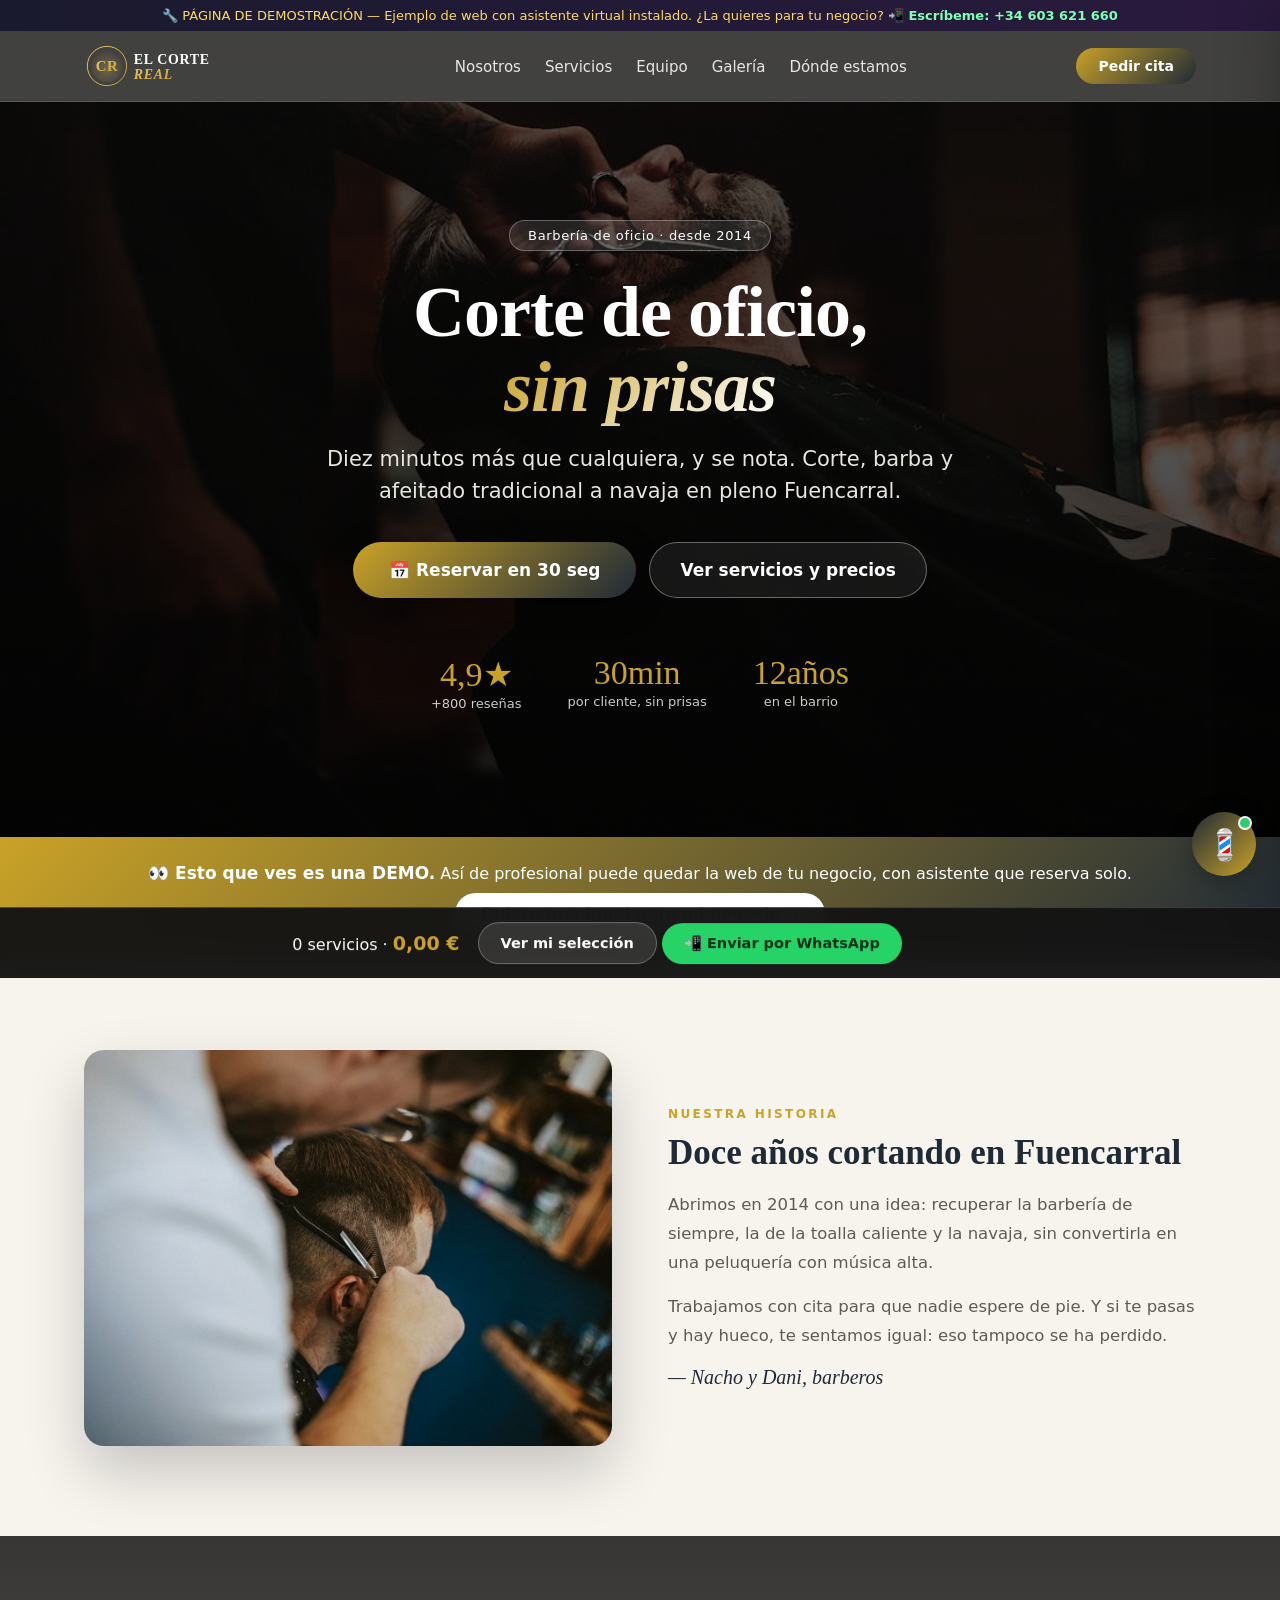
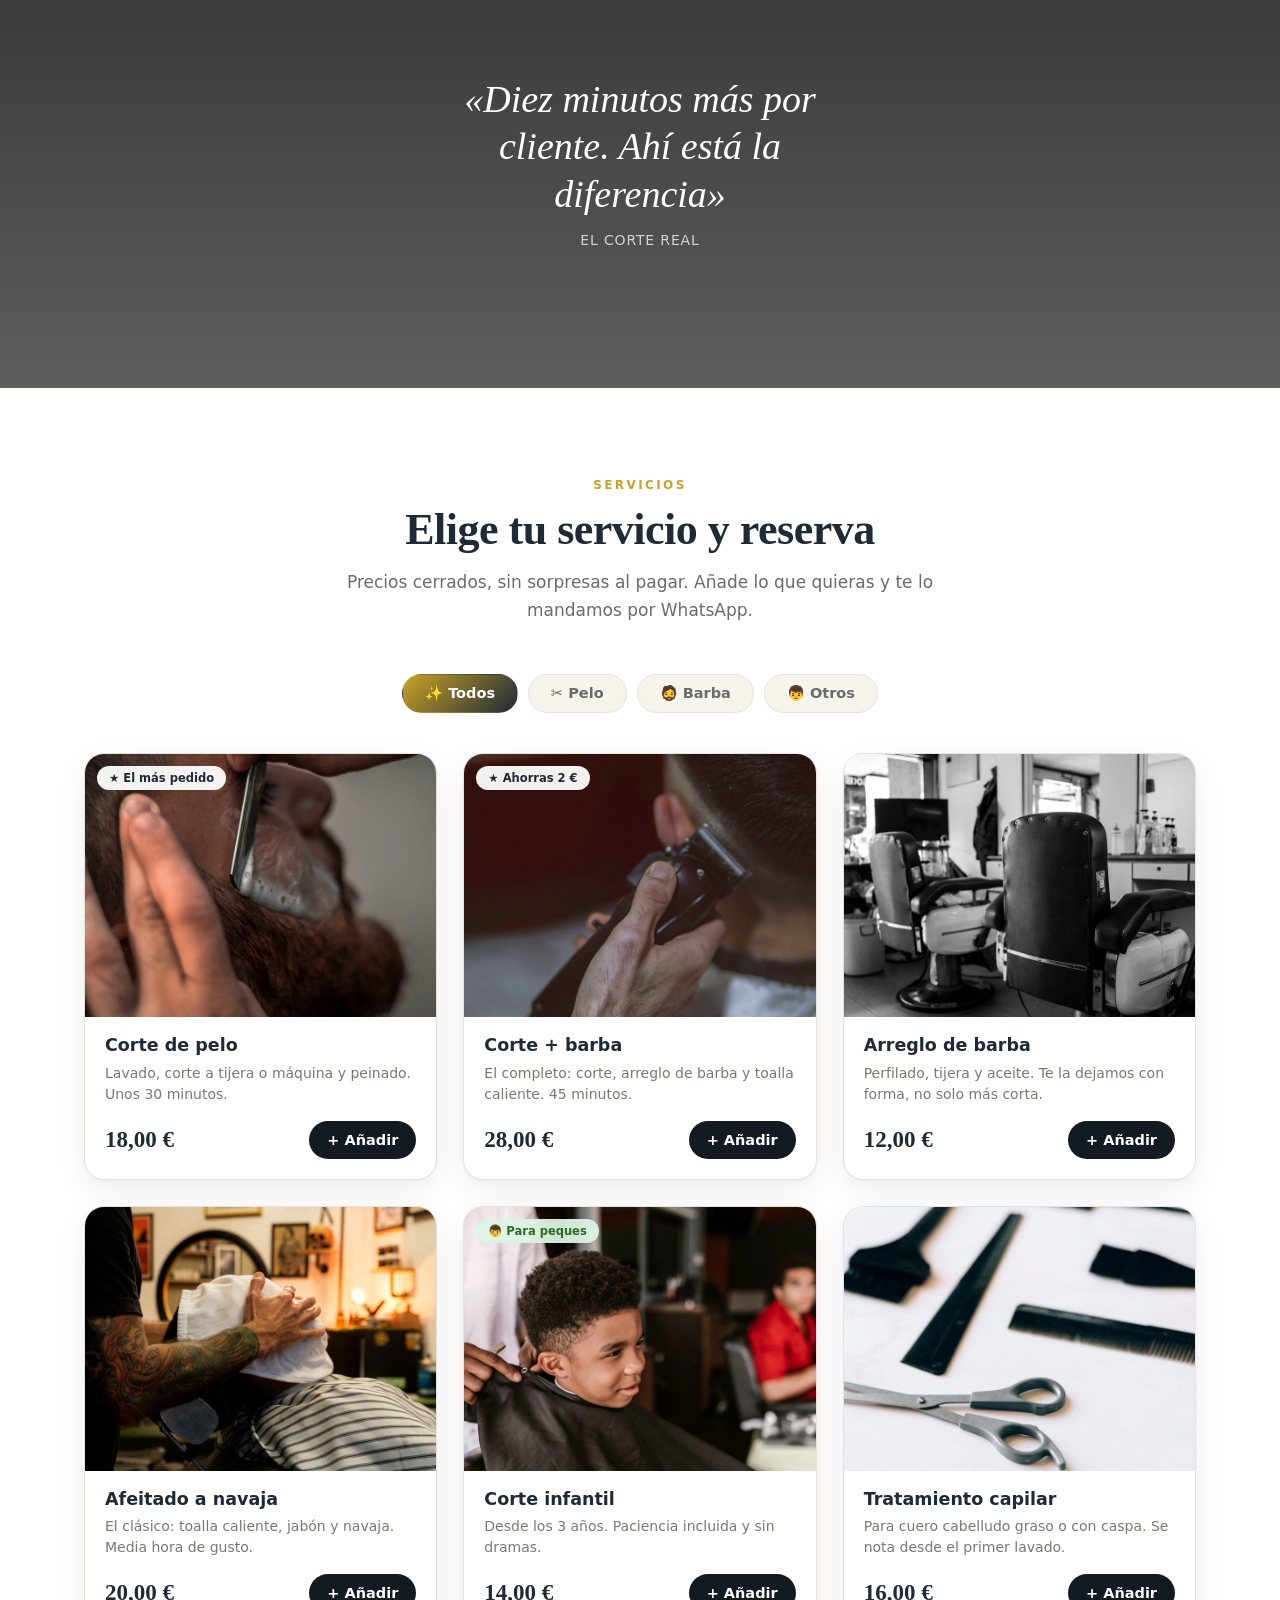
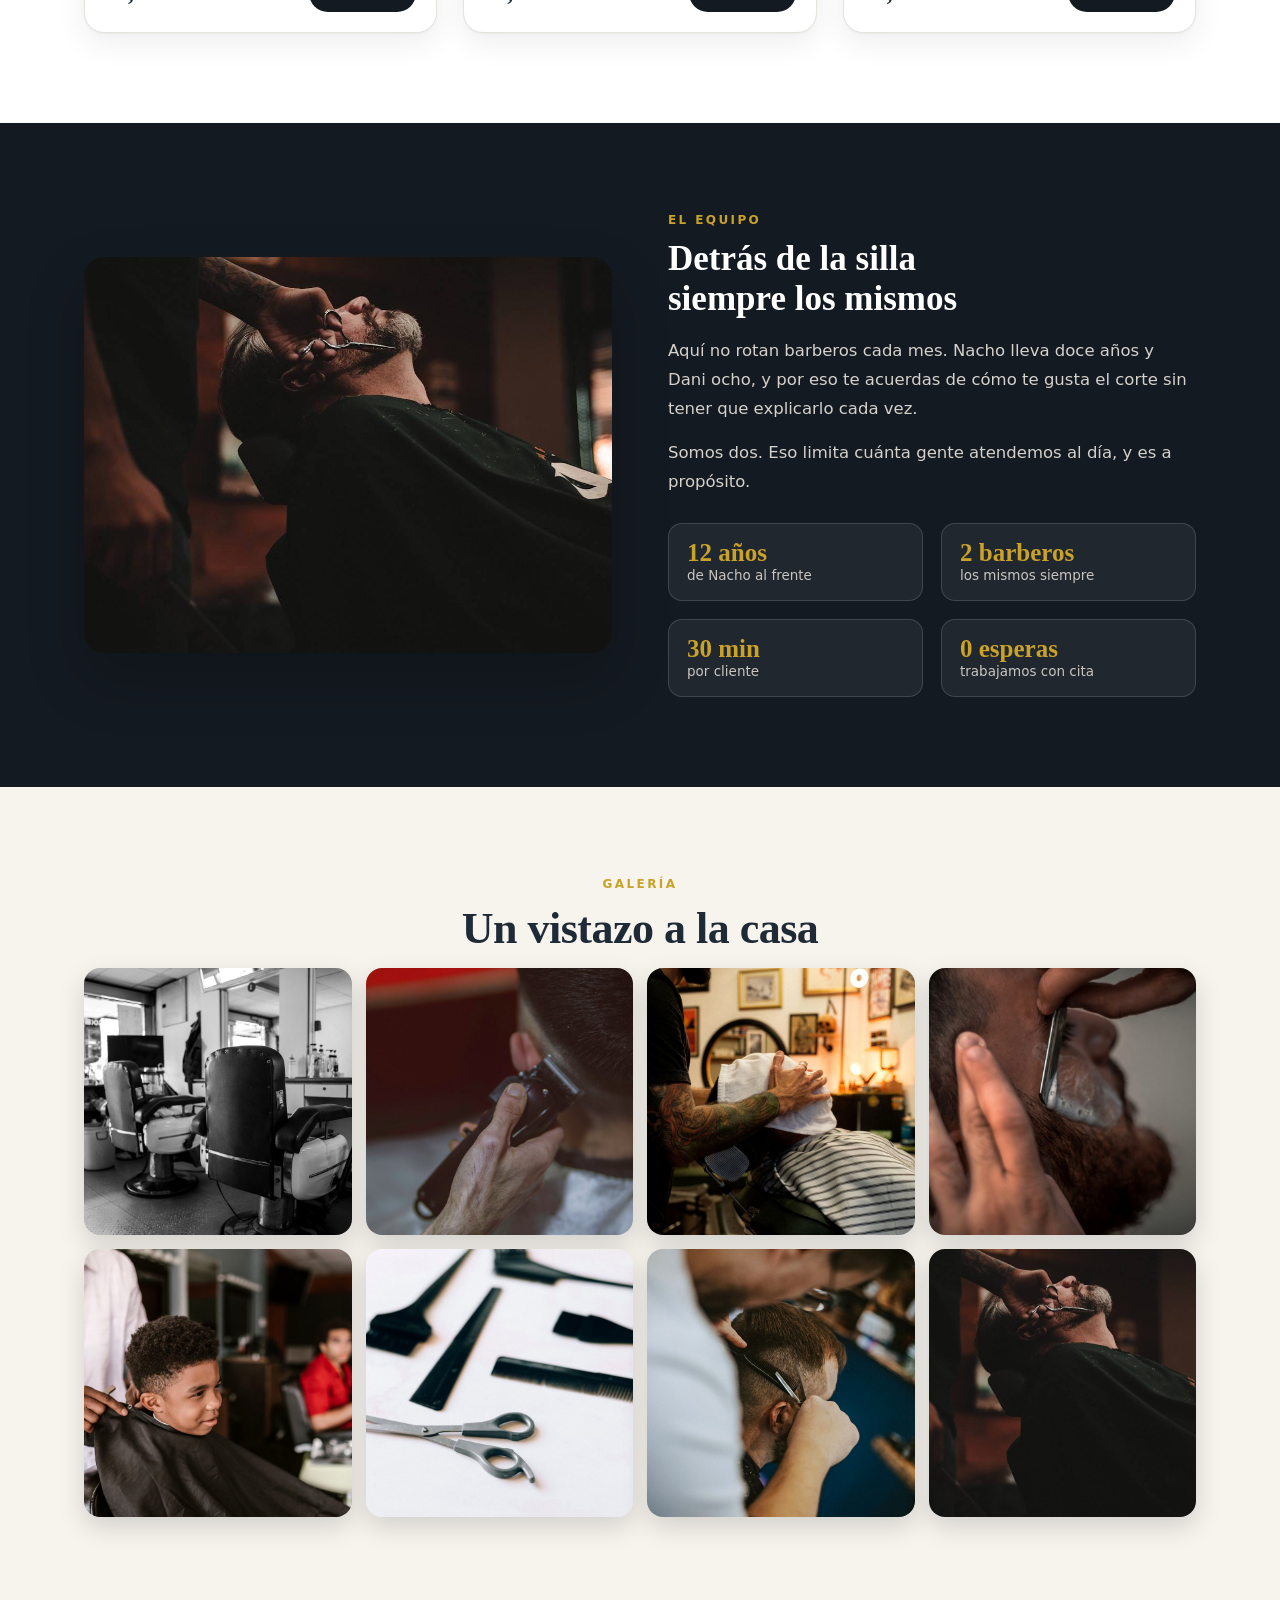
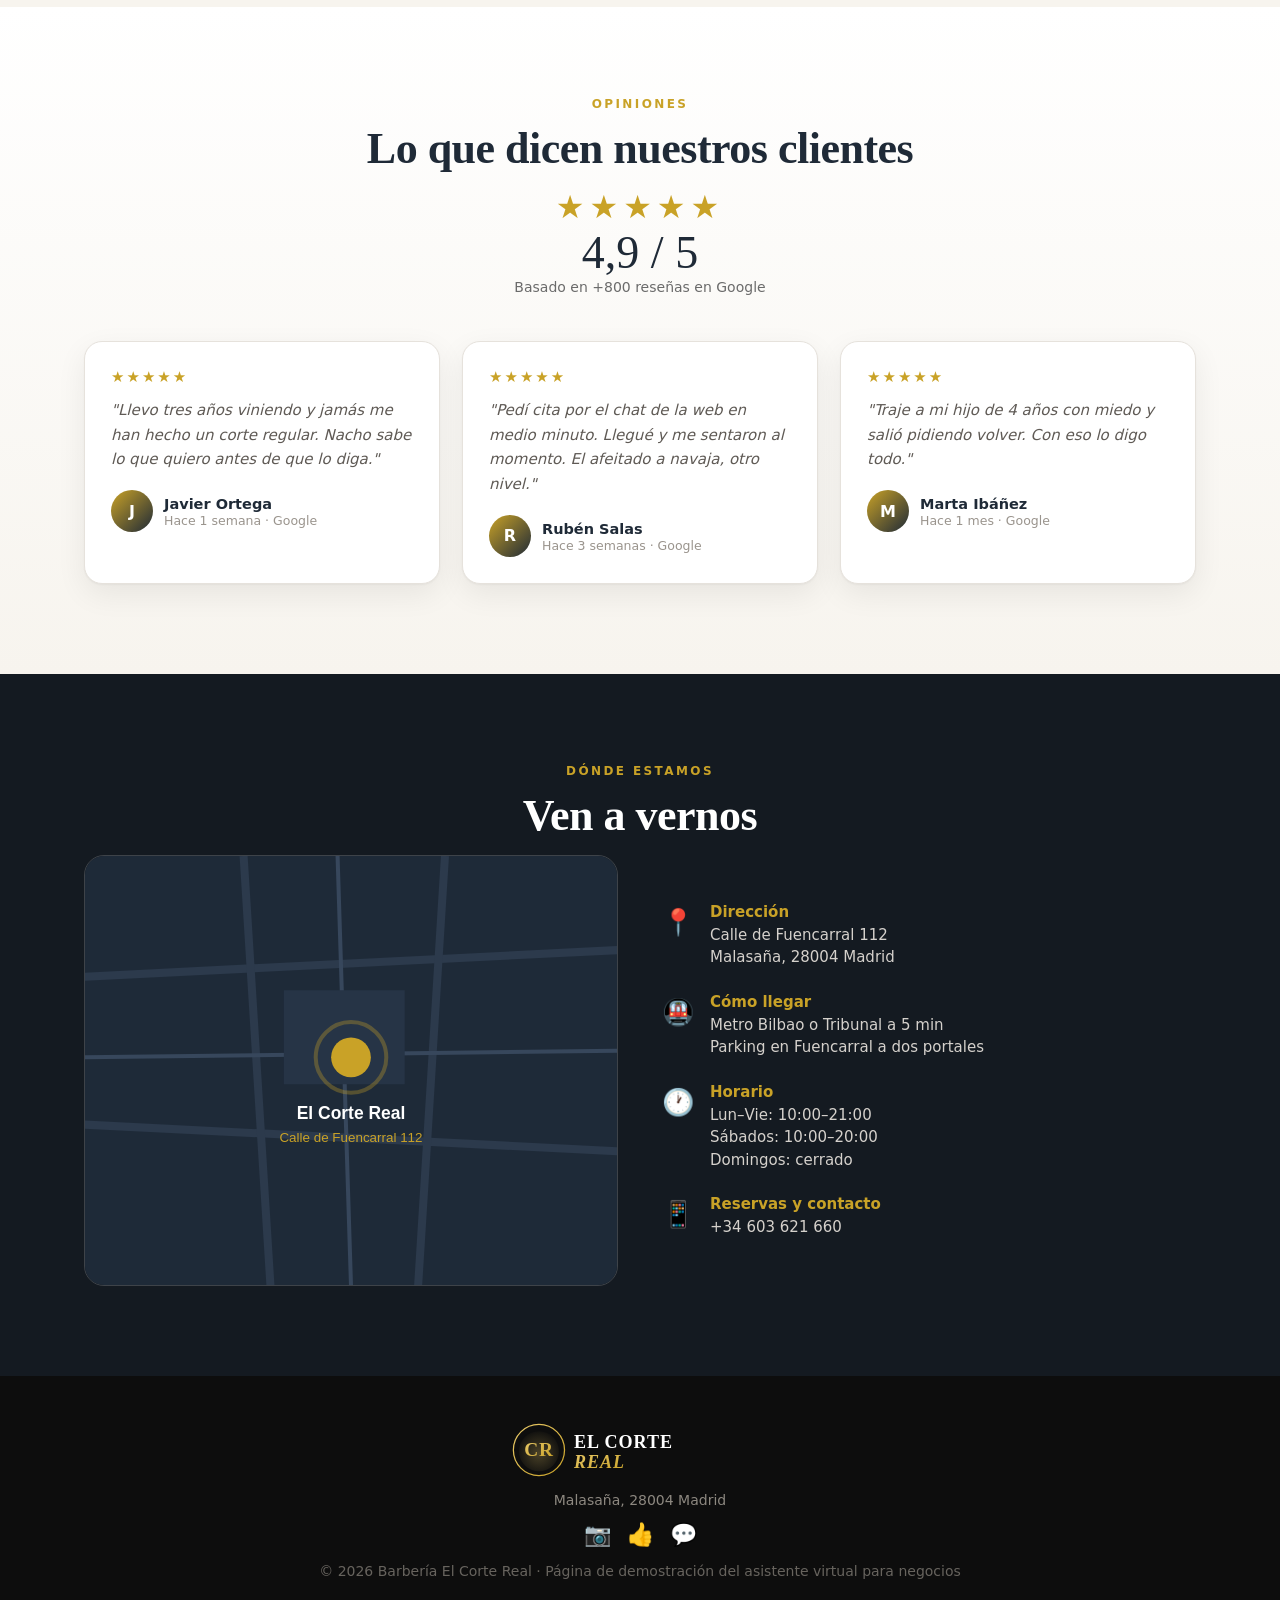
<file: demo-barberia.html>
<!DOCTYPE html>
<html lang="es">
<head>
  <meta charset="UTF-8">
  <meta name="viewport" content="width=device-width, initial-scale=1.0">
  <script async src="https://www.googletagmanager.com/gtag/js?id=G-66WBS8187W"></script>
  <script>window.dataLayer=window.dataLayer||[];function gtag(){dataLayer.push(arguments);}gtag('js',new Date());gtag('config','G-66WBS8187W');</script>
  <title>Barbería El Corte Real — Malasaña, Madrid</title>
  <meta name="description" content="Barbería de oficio en Fuencarral. Corte, barba y afeitado a navaja. Reserva en 30 segundos con nuestro asistente.">
  <link rel="icon" href="data:image/svg+xml,%3Csvg xmlns='http://www.w3.org/2000/svg' viewBox='0 0 100 100'%3E%3Ctext y='.9em' font-size='90'%3E💈%3C/text%3E%3C/svg%3E">
  <meta property="og:type" content="website">
  <meta property="og:title" content="Barbería El Corte Real">
  <meta property="og:description" content="Barbería de oficio en Fuencarral. Corte, barba y afeitado a navaja. Reserva en 30 segundos con nuestro asistente.">
  <meta property="og:image" content="https://tuasistente24.com/img/barberia/hero.jpg">
<style>
  :root{
    --pri:#C9A227; --sec:#1F2A37; --osc:#141A21; --crema:#f7f4ee; --texto:#1F2A37;
    --gris:#6b6b6b; --linea:#e6e2dc; --blanco:#fff;
    --sombra:0 1px 2px rgba(0,0,0,.04), 0 10px 30px rgba(0,0,0,.07);
    --sombra-alta:0 26px 60px rgba(0,0,0,.2);
  }
  *{margin:0;padding:0;box-sizing:border-box}
  html{scroll-behavior:smooth;overflow-x:hidden}
  body{font-family:'Segoe UI',system-ui,-apple-system,sans-serif;color:var(--texto);background:var(--crema);padding-bottom:0}
  h1,h2,h3{font-family:'Playfair Display',Georgia,'Times New Roman',serif;font-weight:700;text-wrap:balance}
  a{color:inherit} img{max-width:100%;display:block} button{font-family:inherit}
  .contenedor{max-width:1160px;margin:0 auto;padding:0 24px}

  #progreso{position:fixed;top:0;left:0;height:3px;width:0%;z-index:9998;background:linear-gradient(90deg,var(--pri),var(--sec));transition:width .1s linear}
  #preloader{position:fixed;inset:0;background:var(--osc);z-index:10000;display:grid;place-items:center;transition:opacity .6s,visibility .6s}
  #preloader.oculto{opacity:0;visibility:hidden}
  #preloader img{width:min(280px,62vw);opacity:0;animation:apar .9s ease .25s forwards}
  @keyframes apar{to{opacity:1}}

  .aviso-demo{background:linear-gradient(90deg,#1a1a2e,#2a1a3e);color:#ffd966;font-size:13px;text-align:center;padding:8px 14px;position:relative;z-index:500}
  .aviso-demo a{color:#7fffb2;font-weight:700;text-decoration:none}

  nav{background:rgba(15,15,15,.78);backdrop-filter:blur(12px);position:sticky;top:0;z-index:400;border-bottom:1px solid rgba(255,255,255,.12);transition:background .3s}
  nav.compacta{background:rgba(15,15,15,.96)}
  nav .contenedor{display:flex;align-items:center;justify-content:space-between;height:70px}
  .marca img{height:46px;width:auto}
  footer .marca img{height:60px;margin:0 auto}
  nav ul{list-style:none;display:flex;gap:24px}
  nav ul a{color:#e9e6e1;text-decoration:none;font-size:15px;position:relative}
  nav ul a::after{content:"";position:absolute;left:0;bottom:-5px;width:0;height:2px;background:var(--pri);transition:width .25s}
  nav ul a:hover{color:var(--pri)} nav ul a:hover::after{width:100%}
  .btn-nav{background:linear-gradient(135deg,var(--pri),var(--sec));color:#fff;padding:10px 22px;border-radius:999px;font-weight:700;font-size:14px;border:none;cursor:pointer;transition:transform .18s}
  .btn-nav:hover{transform:translateY(-2px)}
  @media(max-width:900px){nav ul{display:none}}

  header.hero{position:relative;color:#fff;text-align:center;padding:118px 24px 126px;overflow:hidden;
    background:linear-gradient(180deg,rgba(0,0,0,.55),rgba(0,0,0,.82)),url('img/barberia/hero.jpg') center/cover no-repeat}
  .hero-inner{position:relative;z-index:2;opacity:0;transform:translateY(30px);animation:heroin 1s ease .3s forwards}
  @keyframes heroin{to{opacity:1;transform:none}}
  .chip{display:inline-block;background:rgba(255,255,255,.1);border:1px solid rgba(255,255,255,.3);color:#fff;padding:7px 18px;border-radius:999px;font-size:13px;letter-spacing:.05em;margin-bottom:24px}
  .hero h1{font-size:clamp(38px,7.5vw,72px);line-height:1.04;margin-bottom:18px;letter-spacing:-1px}
  .hero h1 span{background:linear-gradient(135deg,var(--pri),#fff);-webkit-background-clip:text;background-clip:text;-webkit-text-fill-color:transparent;font-style:italic}
  .hero p.sub{font-size:clamp(16px,2.3vw,21px);color:#e8e4de;max-width:640px;margin:0 auto 34px;line-height:1.55}
  .hero-cta{display:flex;gap:13px;justify-content:center;flex-wrap:wrap}
  .btn-pri{background:linear-gradient(135deg,var(--pri),var(--sec));color:#fff;padding:17px 36px;border-radius:999px;font-size:17px;font-weight:700;border:none;cursor:pointer;text-decoration:none;box-shadow:0 10px 30px rgba(0,0,0,.35);transition:transform .18s}
  .btn-pri:hover{transform:translateY(-3px) scale(1.02)}
  .btn-fan{background:rgba(255,255,255,.07);color:#fff;padding:17px 30px;border-radius:999px;font-size:17px;font-weight:600;text-decoration:none;border:1.5px solid rgba(255,255,255,.35);transition:all .2s}
  .btn-fan:hover{border-color:var(--pri);background:rgba(255,255,255,.14)}
  .hero-stats{display:flex;gap:46px;justify-content:center;margin-top:56px;flex-wrap:wrap}
  .hero-stats .num{font-family:'Playfair Display',Georgia,serif;font-size:34px;color:var(--pri);font-variant-numeric:tabular-nums}
  .hero-stats .lab{font-size:13px;color:#cfcac4;margin-top:2px}

  .banda-venta{background:linear-gradient(135deg,var(--pri),var(--sec));color:#fff;text-align:center;padding:26px 24px}
  .banda-venta b{font-size:17px}
  .banda-venta a{display:inline-block;margin-top:10px;background:#fff;color:var(--sec);padding:11px 26px;border-radius:999px;font-weight:700;text-decoration:none;transition:transform .16s}
  .banda-venta a:hover{transform:scale(1.05)}

  section{padding:90px 0}
  .eyebrow{text-align:center;text-transform:uppercase;letter-spacing:.2em;font-size:12px;font-weight:700;color:var(--pri);margin-bottom:12px}
  .titulo-seccion{text-align:center;font-size:clamp(29px,4.4vw,44px);margin-bottom:14px;letter-spacing:-.5px}
  .intro-seccion{text-align:center;max-width:640px;margin:0 auto 50px;color:var(--gris);font-size:17px;line-height:1.6}
  .reveal{opacity:0;transform:translateY(38px);transition:opacity .7s cubic-bezier(.2,.7,.2,1),transform .7s cubic-bezier(.2,.7,.2,1)}
  .reveal.in{opacity:1;transform:none}

  .dos{display:grid;grid-template-columns:1fr 1fr;gap:56px;align-items:center}
  @media(max-width:820px){.dos{grid-template-columns:1fr;gap:32px}}
  .foto-grande{aspect-ratio:4/3;border-radius:20px;overflow:hidden;position:relative;box-shadow:var(--sombra-alta)}
  .foto-grande img{width:100%;height:100%;object-fit:cover;transition:transform 9s ease}
  .foto-grande:hover img{transform:scale(1.07)}
  .dos h2{font-size:35px;margin-bottom:18px}
  .dos p{color:#5f5a55;line-height:1.75;margin-bottom:15px;font-size:16.5px}
  .firma{font-family:'Playfair Display',Georgia,serif;font-style:italic;color:var(--sec);font-size:20px;margin-top:10px}

  .banda-frase{position:relative;padding:140px 24px;text-align:center;color:#fff;
    background:url('img/barberia/equipo.jpg') center/cover fixed no-repeat}
  @supports(-webkit-touch-callout:none){.banda-frase{background-attachment:scroll}}
  .banda-frase::before{content:"";position:absolute;inset:0;background:linear-gradient(180deg,rgba(0,0,0,.78),rgba(0,0,0,.62))}
  .banda-frase .contenedor{position:relative;z-index:1}
  .frase{font-family:'Playfair Display',Georgia,serif;font-size:clamp(23px,3.8vw,38px);line-height:1.25;max-width:20ch;margin:0 auto 14px;font-style:italic}
  .frase-firma{opacity:.75;font-size:14px;letter-spacing:.06em;text-transform:uppercase}

  .serv-seccion{background:#fff}
  .categorias{display:flex;gap:10px;justify-content:center;flex-wrap:wrap;margin-bottom:40px}
  .cat-pill{background:var(--crema);border:1.5px solid var(--linea);padding:10px 22px;border-radius:999px;font-size:14.5px;color:var(--gris);cursor:pointer;transition:all .2s;font-weight:600}
  .cat-pill:hover{border-color:var(--pri);color:var(--pri)}
  .cat-pill.activa{background:linear-gradient(135deg,var(--pri),var(--sec));color:#fff;border-color:transparent}
  .serv-grid{display:grid;grid-template-columns:repeat(3,1fr);gap:26px}
  @media(max-width:980px){.serv-grid{grid-template-columns:repeat(2,1fr)}}
  @media(max-width:620px){.serv-grid{grid-template-columns:1fr}}
  .serv{background:#fff;border:1px solid var(--linea);border-radius:20px;overflow:hidden;display:flex;flex-direction:column;box-shadow:var(--sombra);transition:transform .3s cubic-bezier(.2,.7,.2,1),box-shadow .3s,border-color .3s}
  .serv:hover{transform:translateY(-7px);box-shadow:var(--sombra-alta);border-color:var(--pri)}
  .serv.ocultar{display:none}
  .serv .foto{position:relative;aspect-ratio:4/3;overflow:hidden;background:var(--crema)}
  .serv .foto img{width:100%;height:100%;object-fit:cover;transition:transform .6s cubic-bezier(.2,.7,.2,1)}
  .serv:hover .foto img{transform:scale(1.07)}
  .serv .etq{position:absolute;top:12px;left:12px;font-size:11.5px;font-weight:800;padding:5px 12px;border-radius:999px;backdrop-filter:blur(6px)}
  .etq.top{background:rgba(255,255,255,.94);color:var(--sec)}
  .etq.veg{background:rgba(220,245,228,.94);color:#2f6b22}
  .serv .cuerpo{padding:18px 20px 20px;display:flex;flex-direction:column;flex:1}
  .serv .nombre{font-weight:700;font-size:17.5px;line-height:1.25;margin-bottom:6px}
  .serv .desc{color:#7d7770;font-size:14px;line-height:1.5;flex:1;margin-bottom:16px}
  .serv .pie{display:flex;align-items:center;justify-content:space-between;gap:12px}
  .serv .precio{font-family:'Playfair Display',Georgia,serif;font-weight:700;color:var(--sec);font-size:23px;font-variant-numeric:tabular-nums}
  .serv .precio small{font-size:13px;color:var(--gris);font-family:'Segoe UI',sans-serif}
  .btn-add{background:var(--osc);color:#fff;border:none;cursor:pointer;font-weight:700;font-size:14.5px;padding:11px 18px;border-radius:999px;transition:background .2s,transform .16s}
  .btn-add:hover{background:var(--sec);transform:scale(1.05)}
  .cantidad{display:flex;align-items:center;gap:11px;background:var(--crema);border:1px solid var(--linea);border-radius:999px;padding:5px 8px}
  .cantidad button{width:29px;height:29px;border-radius:50%;border:none;cursor:pointer;background:#fff;font-size:17px;font-weight:700;line-height:1;box-shadow:0 2px 6px rgba(0,0,0,.12)}
  .cantidad button:hover{background:var(--sec);color:#fff}
  .cantidad .n{min-width:18px;text-align:center;font-weight:800}

  .equipo-seccion{background:var(--osc);color:#fff}
  .equipo-seccion h2{color:#fff}
  .equipo-seccion p{color:#d5d1cc}
  .equipo-datos{display:grid;grid-template-columns:repeat(2,1fr);gap:18px;margin-top:26px}
  .dato{background:rgba(255,255,255,.06);border:1px solid rgba(255,255,255,.14);border-radius:14px;padding:16px 18px}
  .dato b{display:block;font-family:'Playfair Display',Georgia,serif;font-size:25px;color:var(--pri);line-height:1}
  .dato span{font-size:13.5px;color:#c9c5c0}

  .galeria-grid{display:grid;grid-template-columns:repeat(4,1fr);gap:14px}
  @media(max-width:760px){.galeria-grid{grid-template-columns:repeat(2,1fr)}}
  .gal{aspect-ratio:1;border-radius:16px;position:relative;overflow:hidden;box-shadow:0 10px 26px rgba(0,0,0,.15)}
  .gal img{position:absolute;inset:0;width:100%;height:100%;object-fit:cover;transition:transform .45s}
  .gal:hover img{transform:scale(1.12)}
  .gal .cap{position:absolute;bottom:0;left:0;right:0;z-index:3;padding:12px;font-size:12.5px;font-weight:700;color:#fff;background:linear-gradient(transparent,rgba(0,0,0,.8));font-family:'Segoe UI',sans-serif;transform:translateY(101%);transition:transform .3s}
  .gal:hover .cap{transform:translateY(0)}

  .op-seccion{background:linear-gradient(180deg,#fff,var(--crema))}
  .rating-top{text-align:center;margin-bottom:46px}
  .rating-top .estrellas{color:var(--pri);font-size:32px;letter-spacing:5px}
  .rating-top .nota{font-family:'Playfair Display',Georgia,serif;font-size:46px}
  .rating-top .fuente{color:var(--gris);font-size:14px}
  .op-grid{display:grid;grid-template-columns:repeat(3,1fr);gap:22px}
  @media(max-width:820px){.op-grid{grid-template-columns:1fr}}
  .opinion{background:#fff;border:1px solid var(--linea);border-radius:18px;padding:26px;box-shadow:var(--sombra);transition:transform .25s}
  .opinion:hover{transform:translateY(-6px)}
  .opinion .est{color:var(--pri);font-size:15px;letter-spacing:2px;margin-bottom:12px}
  .opinion p{color:#5f5a55;font-size:15px;line-height:1.65;font-style:italic;margin-bottom:18px}
  .opinion .autor{display:flex;align-items:center;gap:11px}
  .opinion .avatar{width:42px;height:42px;border-radius:50%;background:linear-gradient(135deg,var(--pri),var(--sec));color:#fff;display:grid;place-items:center;font-weight:700}
  .opinion .autor b{font-size:14.5px}
  .opinion .autor small{display:block;color:#9a948d;font-size:12.5px}

  .ubi-seccion{background:var(--osc);color:#fff}
  .ubi-seccion .titulo-seccion{color:#fff}
  .ubi-grid{display:grid;grid-template-columns:1fr 1fr;gap:44px}
  @media(max-width:820px){.ubi-grid{grid-template-columns:1fr}}
  .mapa{border-radius:20px;overflow:hidden;min-height:320px;border:1px solid rgba(255,255,255,.18)}
  .info-contacto{display:flex;flex-direction:column;gap:24px;justify-content:center}
  .info-item{display:flex;gap:16px;align-items:flex-start}
  .info-item .ico{font-size:26px}
  .info-item b{display:block;color:var(--pri);font-size:15px;margin-bottom:3px}
  .info-item span,.info-item a{color:#d5d1cc;font-size:15px;line-height:1.5;text-decoration:none}

  footer{background:#0d0d0d;color:#8d8880;text-align:center;padding:44px 24px 120px;font-size:14px}
  .redes{display:flex;gap:16px;justify-content:center;margin:14px 0;font-size:22px}
  .redes a{text-decoration:none;transition:transform .2s;display:inline-block}
  .redes a:hover{transform:scale(1.25)}

  #barra{position:fixed;left:0;right:0;bottom:0;z-index:9995;background:rgba(20,20,20,.97);backdrop-filter:blur(14px);color:#fff;padding:14px 24px;display:flex;align-items:center;justify-content:center;gap:18px;flex-wrap:wrap;border-top:1px solid rgba(255,255,255,.16);transform:translateY(110%);transition:transform .4s cubic-bezier(.2,.7,.2,1)}
  #barra.ver{transform:none}
  #barra .resumen b{color:var(--pri);font-size:19px}
  #barra button{border:none;cursor:pointer;font-weight:700;font-size:14.5px;padding:12px 22px;border-radius:999px;transition:transform .16s}
  #barra button:hover{transform:translateY(-2px)}
  .btn-ver{background:rgba(255,255,255,.12);color:#fff;border:1px solid rgba(255,255,255,.28)!important}
  .btn-wa{background:#25D366;color:#06301b}
  @media(min-width:721px){#barra{padding-right:110px}}
  @media(max-width:720px){#barra{flex-direction:column;gap:10px;padding-bottom:18px}#barra .acciones{width:100%;display:flex;gap:10px}#barra button{flex:1}}

  #fondo{position:fixed;inset:0;background:rgba(0,0,0,.55);z-index:9996;opacity:0;visibility:hidden;transition:opacity .3s,visibility .3s}
  #fondo.ver{opacity:1;visibility:visible}
  #panel{position:fixed;right:0;top:0;bottom:0;width:min(420px,100%);background:var(--crema);z-index:9997;transform:translateX(105%);transition:transform .4s cubic-bezier(.2,.7,.2,1);display:flex;flex-direction:column;box-shadow:-20px 0 60px rgba(0,0,0,.3)}
  #panel.ver{transform:none}
  #panel .cab{background:var(--osc);color:#fff;padding:20px 22px;display:flex;align-items:center;justify-content:space-between}
  #panel .cab h3{font-size:20px;color:var(--pri)}
  #panel .cab .x{background:none;border:none;color:#fff;font-size:24px;cursor:pointer}
  #panel .lista{flex:1;overflow-y:auto;padding:18px 22px}
  .vacio{color:var(--gris);text-align:center;padding:50px 10px;font-size:15px}
  .linea{display:flex;gap:12px;align-items:center;padding:13px 0;border-bottom:1px solid var(--linea)}
  .linea img{width:56px;height:56px;border-radius:11px;object-fit:cover;flex-shrink:0}
  .linea .n{flex:1;font-size:14.5px;font-weight:600;line-height:1.3}
  .linea .n small{display:block;color:var(--gris);font-weight:400;font-size:13px;margin-top:2px}
  .linea .ctrl{display:flex;align-items:center;gap:8px}
  .linea .ctrl button{width:26px;height:26px;border-radius:50%;border:1px solid var(--linea);background:#fff;cursor:pointer;font-weight:700}
  .linea .ctrl button:hover{background:var(--sec);color:#fff}
  .linea .imp{font-weight:800;color:var(--sec);min-width:62px;text-align:right;font-size:15px}
  #panel .pie{border-top:1px solid var(--linea);padding:18px 22px 22px;background:#fff}
  #panel .total{display:flex;justify-content:space-between;align-items:baseline;margin-bottom:14px;font-size:16px}
  #panel .total b{font-family:'Playfair Display',Georgia,serif;font-size:30px}
  #panel .pie .btn-wa{width:100%;padding:15px;font-size:16px;border:none;border-radius:14px;font-weight:800;cursor:pointer}
  #panel .pie .btn-chat{width:100%;margin-top:9px;padding:13px;font-size:15px;border:1px solid var(--linea);border-radius:14px;background:#fff;font-weight:700;cursor:pointer}
  .nota-demo{font-size:12.5px;color:var(--gris);text-align:center;margin-top:12px;line-height:1.45}

  @media(prefers-reduced-motion:reduce){
    *,*::before,*::after{animation:none!important;transition:none!important}
    .reveal{opacity:1;transform:none}
    #barra.ver,#panel.ver{transform:none}
  }
</style>
</head>
<body>

<div id="preloader"><img src="img/barberia/logo.svg" alt="Barbería El Corte Real"></div>
<div id="progreso"></div>

<div class="aviso-demo">
  🔧 PÁGINA DE DEMOSTRACIÓN — Ejemplo de web con asistente virtual instalado. ¿La quieres para tu negocio?
  <a href="https://wa.me/34603621660?text=Hola%2C%20vi%20la%20demo%20y%20quiero%20un%20asistente%20virtual%20para%20mi%20negocio" target="_blank" rel="noopener noreferrer">📲 Escríbeme: +34 603 621 660</a>
</div>

<nav id="nav">
  <div class="contenedor">
    <a class="marca" href="#" aria-label="Barbería El Corte Real"><img src="img/barberia/logo.svg" alt="Barbería El Corte Real"></a>
    <ul>
      <li><a href="#historia">Nosotros</a></li>
      <li><a href="#servicios">Servicios</a></li>
      <li><a href="#equipo">Equipo</a></li>
      <li><a href="#galeria">Galería</a></li>
      <li><a href="#ubicacion">Dónde estamos</a></li>
    </ul>
    <button class="btn-nav" onclick="abrirChat()">Pedir cita</button>
  </div>
</nav>

<header class="hero">
  <div class="contenedor hero-inner">
    <div class="chip">Barbería de oficio · desde 2014</div>
    <h1>Corte de oficio,<br><span>sin prisas</span></h1>
    <p class="sub">Diez minutos más que cualquiera, y se nota. Corte, barba y afeitado tradicional a navaja en pleno Fuencarral.</p>
    <div class="hero-cta">
      <button class="btn-pri" onclick="abrirChat()">📅 Reservar en 30 seg</button>
      <a class="btn-fan" href="#servicios">Ver servicios y precios</a>
    </div>
    <div class="hero-stats">
      <div><div class="num" data-contador="4.9" data-decimal="1" data-sufijo="★">0★</div><div class="lab">+800 reseñas</div></div>
      <div><div class="num" data-contador="30" data-sufijo="min">0min</div><div class="lab">por cliente, sin prisas</div></div>
      <div><div class="num" data-contador="12" data-sufijo="años">0años</div><div class="lab">en el barrio</div></div>
    </div>
  </div>
</header>

<div class="banda-venta">
  <b>👀 Esto que ves es una DEMO.</b> Así de profesional puede quedar la web de tu negocio, con asistente que reserva solo.
  <br><a href="https://wa.me/34603621660?text=Hola%2C%20quiero%20una%20web%20con%20asistente%20como%20la%20demo" target="_blank" rel="noopener noreferrer">Quiero una igual para mi negocio →</a>
</div>

<section id="historia">
  <div class="contenedor dos">
    <div class="foto-grande reveal"><img src="img/barberia/equipo.jpg" alt="Barbería El Corte Real"></div>
    <div class="reveal">
      <div class="eyebrow" style="text-align:left">Nuestra historia</div>
      <h2>Doce años cortando en Fuencarral</h2>
      <p>Abrimos en 2014 con una idea: recuperar la barbería de siempre, la de la toalla caliente y la navaja, sin convertirla en una peluquería con música alta.</p>
      <p>Trabajamos con cita para que nadie espere de pie. Y si te pasas y hay hueco, te sentamos igual: eso tampoco se ha perdido.</p>
      <div class="firma">— Nacho y Dani, barberos</div>
    </div>
  </div>
</section>

<section class="banda-frase">
  <div class="contenedor">
    <p class="frase">«Diez minutos más por cliente. Ahí está la diferencia»</p>
    <div class="frase-firma">El Corte Real</div>
  </div>
</section>

<section id="servicios" class="serv-seccion">
  <div class="contenedor">
    <div class="eyebrow reveal">Servicios</div>
    <h2 class="titulo-seccion reveal">Elige tu servicio y reserva</h2>
    <p class="intro-seccion reveal">Precios cerrados, sin sorpresas al pagar. Añade lo que quieras y te lo mandamos por WhatsApp.</p>
    <div class="categorias reveal">
      <span class="cat-pill activa" data-filtro="todas">✨ Todos</span>
      <span class="cat-pill" data-filtro="pelo">✂️ Pelo</span>
      <span class="cat-pill" data-filtro="barba">🧔 Barba</span>
      <span class="cat-pill" data-filtro="otros">👦 Otros</span>
    </div>
    <div class="serv-grid reveal" id="rejilla"></div>
  </div>
</section>

<section id="equipo" class="equipo-seccion">
  <div class="contenedor dos">
    <div class="foto-grande reveal"><img src="img/barberia/hero.jpg" alt="Equipo de Barbería El Corte Real"></div>
    <div class="reveal">
      <div class="eyebrow" style="text-align:left">El equipo</div>
      <h2>Detrás de la silla<br>siempre los mismos</h2>
      <p>Aquí no rotan barberos cada mes. Nacho lleva doce años y Dani ocho, y por eso te acuerdas de cómo te gusta el corte sin tener que explicarlo cada vez.</p>
      <p>Somos dos. Eso limita cuánta gente atendemos al día, y es a propósito.</p>
      <div class="equipo-datos">
        <div class="dato"><b>12 años</b><span>de Nacho al frente</span></div>
        <div class="dato"><b>2 barberos</b><span>los mismos siempre</span></div>
        <div class="dato"><b>30 min</b><span>por cliente</span></div>
        <div class="dato"><b>0 esperas</b><span>trabajamos con cita</span></div>
      </div>
    </div>
  </div>
</section>

<section id="galeria">
  <div class="contenedor">
    <div class="eyebrow reveal">Galería</div>
    <h2 class="titulo-seccion reveal">Un vistazo a la casa</h2>
    <div class="galeria-grid reveal">
      <div class="gal"><img src="img/barberia/s2.jpg" alt="Barba con forma" loading="lazy"><div class="cap">Barba con forma</div></div>
      <div class="gal"><img src="img/barberia/s3.jpg" alt="Degradados limpios" loading="lazy"><div class="cap">Degradados limpios</div></div>
      <div class="gal"><img src="img/barberia/s5.jpg" alt="Toalla caliente" loading="lazy"><div class="cap">Toalla caliente</div></div>
      <div class="gal"><img src="img/barberia/s1.jpg" alt="Corte a tijera" loading="lazy"><div class="cap">Corte a tijera</div></div>
      <div class="gal"><img src="img/barberia/s6.jpg" alt="También para peques" loading="lazy"><div class="cap">También para peques</div></div>
      <div class="gal"><img src="img/barberia/s4.jpg" alt="Producto profesional" loading="lazy"><div class="cap">Producto profesional</div></div>
      <div class="gal"><img src="img/barberia/equipo.jpg" alt="Nacho, al detalle" loading="lazy"><div class="cap">Nacho, al detalle</div></div>
      <div class="gal"><img src="img/barberia/hero.jpg" alt="El local" loading="lazy"><div class="cap">El local</div></div>
    </div>
  </div>
</section>

<section id="opiniones" class="op-seccion">
  <div class="contenedor">
    <div class="eyebrow reveal">Opiniones</div>
    <h2 class="titulo-seccion reveal">Lo que dicen nuestros clientes</h2>
    <div class="rating-top reveal">
      <div class="estrellas">★★★★★</div>
      <div class="nota">4,9 / 5</div>
      <div class="fuente">Basado en +800 reseñas en Google</div>
    </div>
    <div class="op-grid">
      <div class="opinion reveal"><div class="est">★★★★★</div><p>"Llevo tres años viniendo y jamás me han hecho un corte regular. Nacho sabe lo que quiero antes de que lo diga."</p><div class="autor"><div class="avatar">J</div><div><b>Javier Ortega</b><small>Hace 1 semana · Google</small></div></div></div>
      <div class="opinion reveal"><div class="est">★★★★★</div><p>"Pedí cita por el chat de la web en medio minuto. Llegué y me sentaron al momento. El afeitado a navaja, otro nivel."</p><div class="autor"><div class="avatar">R</div><div><b>Rubén Salas</b><small>Hace 3 semanas · Google</small></div></div></div>
      <div class="opinion reveal"><div class="est">★★★★★</div><p>"Traje a mi hijo de 4 años con miedo y salió pidiendo volver. Con eso lo digo todo."</p><div class="autor"><div class="avatar">M</div><div><b>Marta Ibáñez</b><small>Hace 1 mes · Google</small></div></div></div>
    </div>
  </div>
</section>

<section id="ubicacion" class="ubi-seccion">
  <div class="contenedor">
    <div class="eyebrow reveal">Dónde estamos</div>
    <h2 class="titulo-seccion reveal">Ven a vernos</h2>
    <div class="ubi-grid reveal">
      <div class="mapa">
        <svg viewBox="0 0 400 320" width="100%" height="100%" preserveAspectRatio="xMidYMid slice" role="img" aria-label="Mapa de ubicación">
          <rect width="400" height="320" fill="#1e2a38"/>
          <g stroke="#2c3a4c" stroke-width="6"><line x1="0" y1="90" x2="400" y2="70"/><line x1="0" y1="200" x2="400" y2="220"/><line x1="120" y1="0" x2="140" y2="320"/><line x1="270" y1="0" x2="250" y2="320"/></g>
          <g stroke="#37475c" stroke-width="3"><line x1="0" y1="150" x2="400" y2="145"/><line x1="190" y1="0" x2="200" y2="320"/></g>
          <rect x="150" y="100" width="90" height="70" fill="#263446"/>
          <circle cx="200" cy="150" r="13" fill="#C9A227"><animate attributeName="r" values="13;17;13" dur="2s" repeatCount="indefinite"/></circle>
          <circle cx="200" cy="150" r="26" fill="none" stroke="#C9A227" stroke-width="3" opacity="0.5"><animate attributeName="r" values="20;34;20" dur="2s" repeatCount="indefinite"/><animate attributeName="opacity" values=".6;0;.6" dur="2s" repeatCount="indefinite"/></circle>
          <text x="200" y="196" fill="#fff" font-size="13" font-family="sans-serif" text-anchor="middle" font-weight="bold">El Corte Real</text>
          <text x="200" y="213" fill="#C9A227" font-size="10" font-family="sans-serif" text-anchor="middle">Calle de Fuencarral 112</text>
        </svg>
      </div>
      <div class="info-contacto">
        <div class="info-item"><span class="ico">📍</span><div><b>Dirección</b><span>Calle de Fuencarral 112<br>Malasaña, 28004 Madrid</span></div></div>
        <div class="info-item"><span class="ico">🚇</span><div><b>Cómo llegar</b><span>Metro Bilbao o Tribunal a 5 min<br>Parking en Fuencarral a dos portales</span></div></div>
        <div class="info-item"><span class="ico">🕐</span><div><b>Horario</b><span>Lun–Vie: 10:00–21:00<br>Sábados: 10:00–20:00<br>Domingos: cerrado</span></div></div>
        <div class="info-item"><span class="ico">📱</span><div><b>Reservas y contacto</b><a href="https://wa.me/34603621660" target="_blank" rel="noopener noreferrer">+34 603 621 660</a></div></div>
      </div>
    </div>
  </div>
</section>

<footer>
  <div class="marca"><img src="img/barberia/logo.svg" alt="Barbería El Corte Real"></div>
  <p style="margin-top:12px">Malasaña, 28004 Madrid</p>
  <div class="redes">
    <a href="#" onclick="return false" title="Instagram">📷</a>
    <a href="#" onclick="return false" title="Facebook">👍</a>
    <a href="https://wa.me/34603621660" target="_blank" rel="noopener noreferrer" title="WhatsApp">💬</a>
  </div>
  <p style="margin-top:16px;opacity:.7">© 2026 Barbería El Corte Real · Página de demostración del asistente virtual para negocios</p>
</footer>

<div id="barra">
  <div class="resumen"><span id="res-txt">0</span> · <b id="res-total">0,00 €</b></div>
  <div class="acciones">
    <button class="btn-ver" onclick="abrirPanel()">Ver mi selección</button>
    <button class="btn-wa" onclick="enviar()">📲 Enviar por WhatsApp</button>
  </div>
</div>

<div id="fondo" onclick="cerrarPanel()"></div>
<aside id="panel" aria-label="Tu selección">
  <div class="cab"><h3>Tu selección</h3><button class="x" onclick="cerrarPanel()" aria-label="Cerrar">✕</button></div>
  <div class="lista" id="lista"></div>
  <div class="pie">
    <div class="total"><span>Total</span><b id="total">0,00 €</b></div>
    <button class="btn-wa" onclick="enviar()">📲 Enviarlo por WhatsApp</button>
    <button class="btn-chat" onclick="cerrarPanel();abrirChat()">💬 Prefiero preguntar al asistente</button>
    <p class="nota-demo">Es una demo: se abre tu WhatsApp con el mensaje escrito. No se cobra nada ni se envía a ningún sitio.</p>
  </div>
</aside>

<script>
  const SERVICIOS = [
      {
            "id": "corte",
            "cat": "pelo",
            "nombre": "Corte de pelo",
            "precio": 18.0,
            "img": "img/barberia/s1.jpg",
            "desc": "Lavado, corte a tijera o máquina y peinado. Unos 30 minutos.",
            "etq": "★ El más pedido",
            "tipo": "top"
      },
      {
            "id": "combo",
            "cat": "pelo",
            "nombre": "Corte + barba",
            "precio": 28.0,
            "img": "img/barberia/s3.jpg",
            "desc": "El completo: corte, arreglo de barba y toalla caliente. 45 minutos.",
            "etq": "★ Ahorras 2 €",
            "tipo": "top"
      },
      {
            "id": "barba",
            "cat": "barba",
            "nombre": "Arreglo de barba",
            "precio": 12.0,
            "img": "img/barberia/s2.jpg",
            "desc": "Perfilado, tijera y aceite. Te la dejamos con forma, no solo más corta.",
            "etq": null,
            "tipo": "top"
      },
      {
            "id": "navaja",
            "cat": "barba",
            "nombre": "Afeitado a navaja",
            "precio": 20.0,
            "img": "img/barberia/s5.jpg",
            "desc": "El clásico: toalla caliente, jabón y navaja. Media hora de gusto.",
            "etq": null,
            "tipo": "top"
      },
      {
            "id": "infantil",
            "cat": "otros",
            "nombre": "Corte infantil",
            "precio": 14.0,
            "img": "img/barberia/s6.jpg",
            "desc": "Desde los 3 años. Paciencia incluida y sin dramas.",
            "etq": "👦 Para peques",
            "tipo": "veg"
      },
      {
            "id": "tratamiento",
            "cat": "otros",
            "nombre": "Tratamiento capilar",
            "precio": 16.0,
            "img": "img/barberia/s4.jpg",
            "desc": "Para cuero cabelludo graso o con caspa. Se nota desde el primer lavado.",
            "etq": null,
            "tipo": "top"
      }
];

  const eur = n => n.toFixed(2).replace(".", ",") + " €";
  const sel = {};

  const rejilla = document.getElementById("rejilla");
  rejilla.innerHTML = SERVICIOS.map(s => `
    <article class="serv" data-cat="${s.cat}" data-id="${s.id}">
      <div class="foto">
        <img src="${s.img}" alt="${s.nombre}" loading="lazy">
        ${s.etq ? `<span class="etq ${s.tipo}">${s.etq}</span>` : ""}
      </div>
      <div class="cuerpo">
        <div class="nombre">${s.nombre}</div>
        <div class="desc">${s.desc}</div>
        <div class="pie">
          <span class="precio">${s.precio > 0 ? eur(s.precio) : "<small>Consultar</small>"}</span>
          <span class="zona"></span>
        </div>
      </div>
    </article>`).join("");

  function pintar(id) {
    const z = document.querySelector(`.serv[data-id="${id}"] .zona`);
    if (!z) return;
    const n = sel[id] || 0;
    z.innerHTML = n === 0
      ? `<button class="btn-add" onclick="mas('${id}')">+ Añadir</button>`
      : `<span class="cantidad"><button onclick="menos('${id}')" aria-label="Quitar uno">−</button><span class="n">${n}</span><button onclick="mas('${id}')" aria-label="Añadir uno">+</button></span>`;
  }
  SERVICIOS.forEach(s => pintar(s.id));

  function mas(id) { sel[id] = (sel[id] || 0) + 1; pintar(id); refrescar(); }
  function menos(id) { if (!sel[id]) return; sel[id]--; if (sel[id] <= 0) delete sel[id]; pintar(id); refrescar(); }
  window.mas = mas; window.menos = menos;

  const lineas = () => SERVICIOS.filter(s => sel[s.id]).map(s => ({...s, n: sel[s.id], imp: s.precio * sel[s.id]}));
  const total = () => lineas().reduce((a, l) => a + l.imp, 0);
  const unidades = () => lineas().reduce((a, l) => a + l.n, 0);

  const barra = document.getElementById("barra");
  function refrescar() {
    const u = unidades();
    barra.classList.toggle("ver", u > 0);
    document.getElementById("res-txt").textContent = u + (u === 1 ? " servicio" : " servicios");
    document.getElementById("res-total").textContent = eur(total());
    document.getElementById("total").textContent = eur(total());
    const ls = lineas();
    document.getElementById("lista").innerHTML = ls.length === 0
      ? `<p class="vacio">Todavía no has elegido nada.<br>Vuelve arriba y toca «+ Añadir».</p>`
      : ls.map(l => `
        <div class="linea">
          <img src="${l.img}" alt="">
          <div class="n">${l.nombre}<small>${l.precio > 0 ? eur(l.precio) + " la unidad" : "a consultar"}</small></div>
          <div class="ctrl"><button onclick="menos('${l.id}')">−</button><span>${l.n}</span><button onclick="mas('${l.id}')">+</button></div>
          <div class="imp">${l.precio > 0 ? eur(l.imp) : "—"}</div>
        </div>`).join("");
    if (ls.length === 0) cerrarPanel();
  }
  const abrirPanel = () => { document.getElementById("panel").classList.add("ver"); document.getElementById("fondo").classList.add("ver"); };
  const cerrarPanel = () => { document.getElementById("panel").classList.remove("ver"); document.getElementById("fondo").classList.remove("ver"); };
  window.abrirPanel = abrirPanel; window.cerrarPanel = cerrarPanel;

  function enviar() {
    const ls = lineas();
    if (!ls.length) { abrirPanel(); return; }
    let t = "Hola, me interesa esto de Barbería El Corte Real:\n\n";
    ls.forEach(l => { t += `• ${l.n} x ${l.nombre}` + (l.precio > 0 ? ` — ${eur(l.imp)}` : " — a consultar") + "\n"; });
    if (total() > 0) t += `\nTotal orientativo: ${eur(total())}`;
    window.open("https://wa.me/34603621660?text=" + encodeURIComponent(t), "_blank", "noopener");
  }
  window.enviar = enviar;

  document.querySelectorAll(".cat-pill").forEach(p => p.addEventListener("click", () => {
    document.querySelectorAll(".cat-pill").forEach(x => x.classList.remove("activa"));
    p.classList.add("activa");
    const f = p.dataset.filtro;
    document.querySelectorAll(".serv").forEach(s => s.classList.toggle("ocultar", f !== "todas" && s.dataset.cat !== f));
  }));

  function abrirChat() { const b = document.getElementById("cbn-burbuja"); if (b) b.click(); }
  window.abrirChat = abrirChat;

  addEventListener("load", () => { const p = document.getElementById("preloader"); if (p) setTimeout(() => p.classList.add("oculto"), 600); });

  const nav = document.getElementById("nav"), prog = document.getElementById("progreso");
  addEventListener("scroll", () => {
    const h = document.documentElement;
    prog.style.width = (h.scrollTop / (h.scrollHeight - h.clientHeight) * 100) + "%";
    nav.classList.toggle("compacta", h.scrollTop > 40);
  }, {passive:true});

  if ("IntersectionObserver" in window) {
    const io = new IntersectionObserver(es => es.forEach(e => { if (e.isIntersecting) { e.target.classList.add("in"); io.unobserve(e.target); } }), {threshold:.15});
    document.querySelectorAll(".reveal").forEach(el => io.observe(el));
  } else {
    document.querySelectorAll(".reveal").forEach(el => el.classList.add("in"));
  }

  const ioc = new IntersectionObserver(es => es.forEach(e => {
    if (!e.isIntersecting) return;
    ioc.unobserve(e.target);
    const el = e.target, fin = parseFloat(el.dataset.contador), dec = el.dataset.decimal ? 1 : 0, suf = el.dataset.sufijo || "";
    let t0 = null;
    const paso = ts => {
      if (!t0) t0 = ts;
      const p = Math.min((ts - t0) / 1400, 1);
      el.textContent = (fin * (1 - Math.pow(1 - p, 3))).toFixed(dec).replace(".", ",") + suf;
      if (p < 1) requestAnimationFrame(paso);
    };
    requestAnimationFrame(paso);
  }), {threshold:.6});
  document.querySelectorAll("[data-contador]").forEach(el => ioc.observe(el));

  refrescar();
</script>

<link rel="stylesheet" href="widget.css?v=8">
<script src="config-barberia.js?v=8"></script>
<script src="widget.js?v=8"></script>
</body>
</html>
</file>
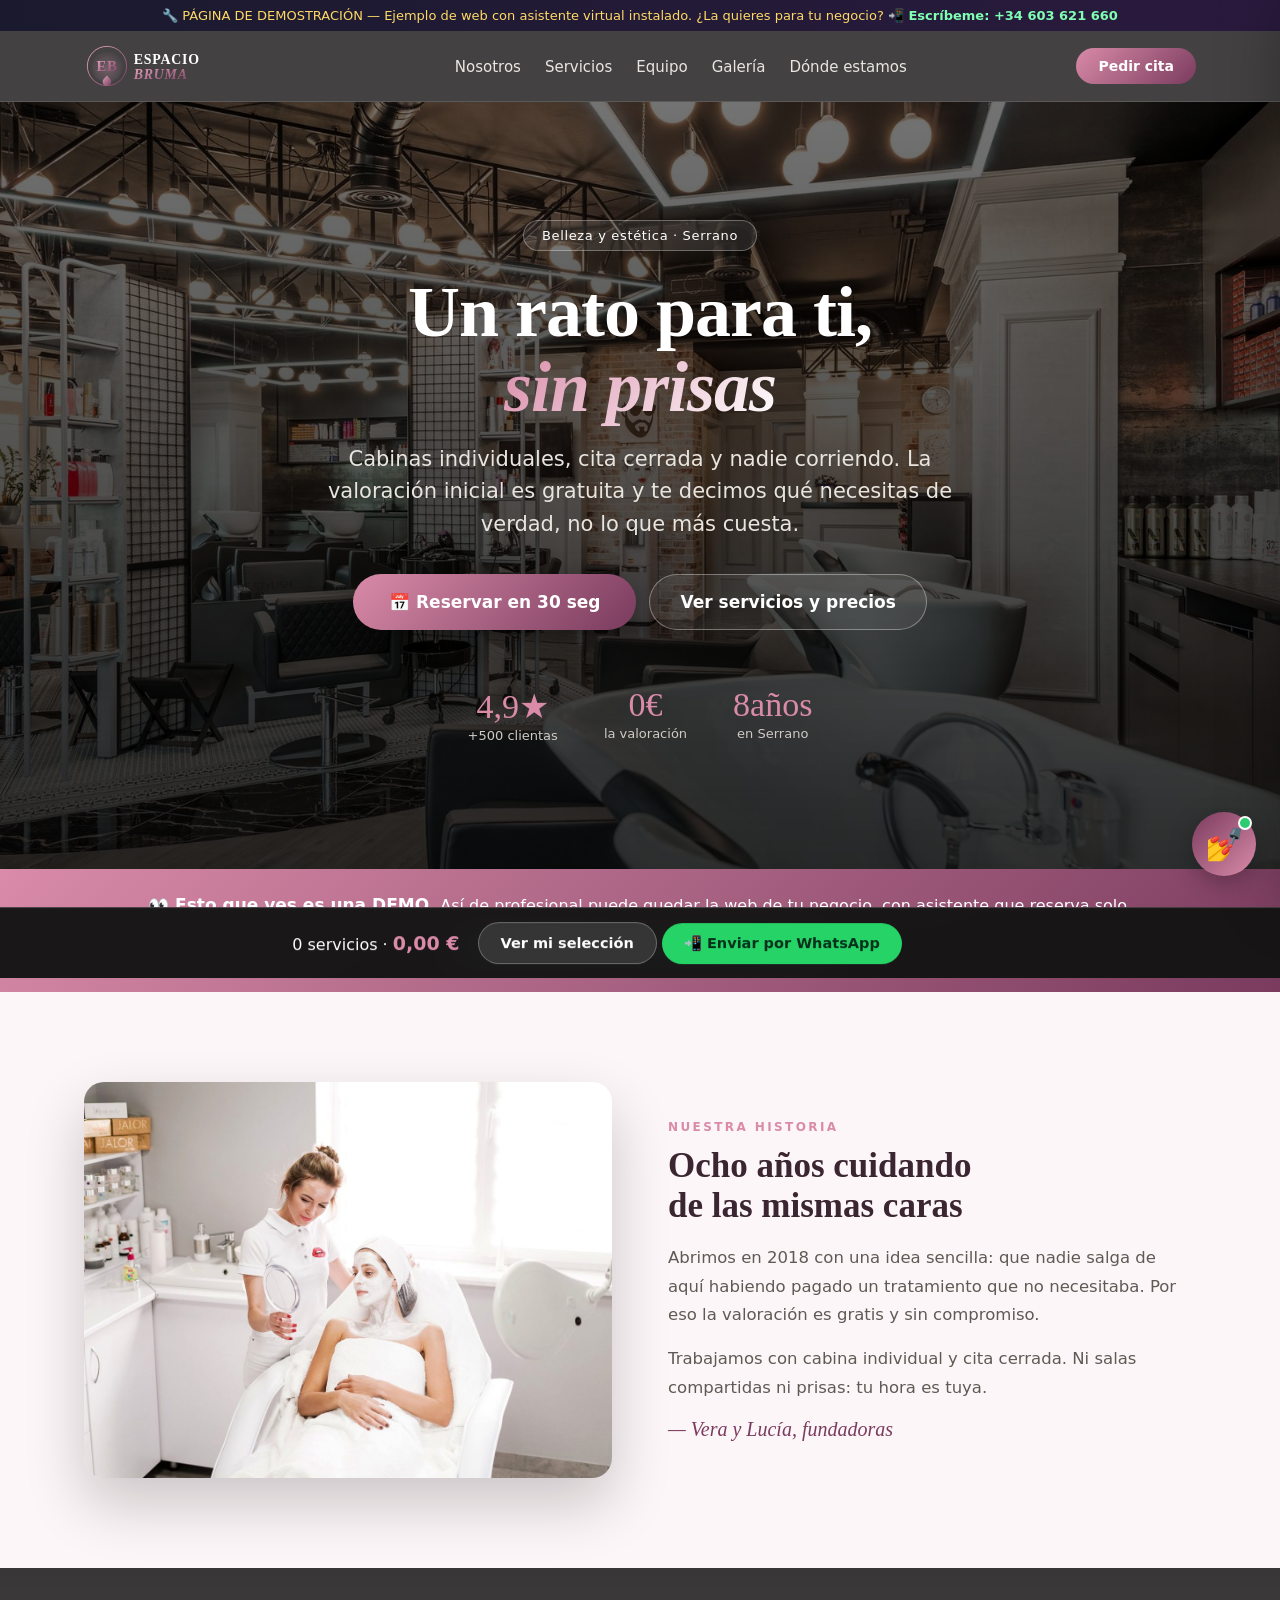
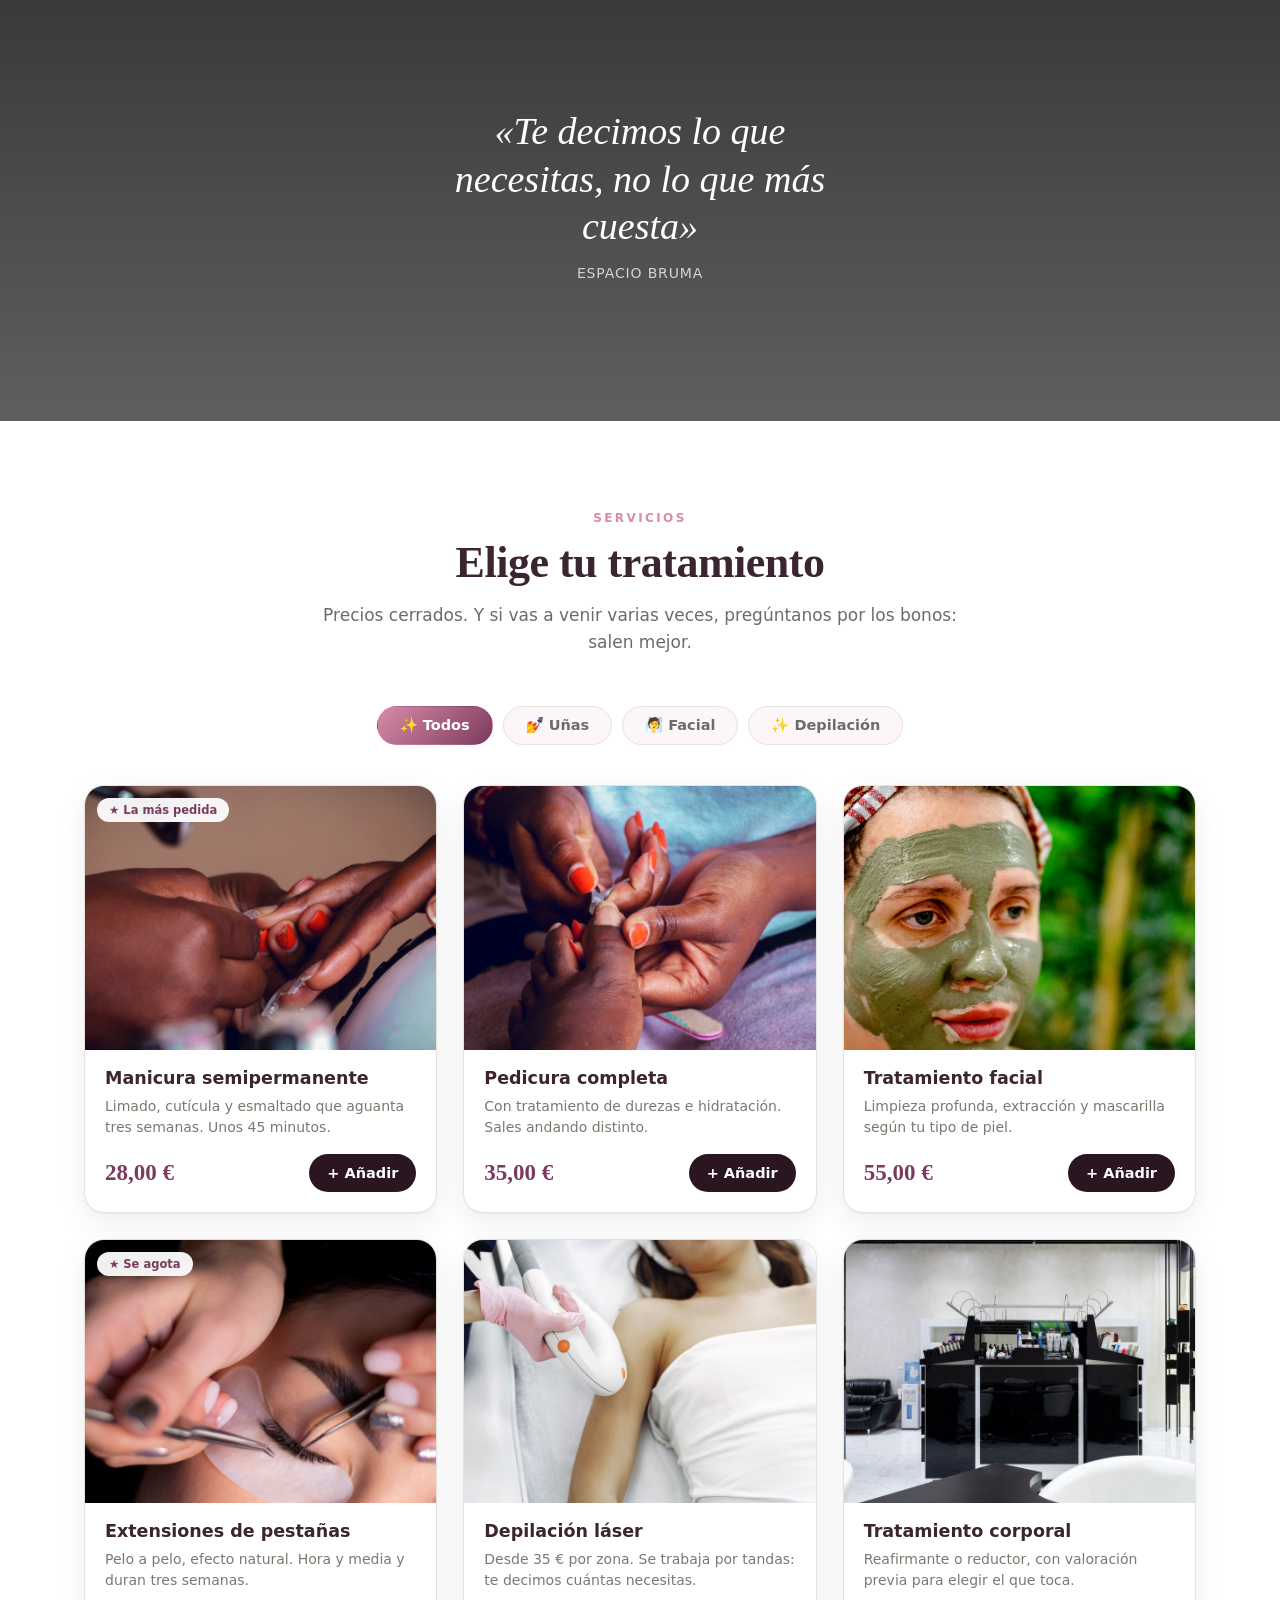
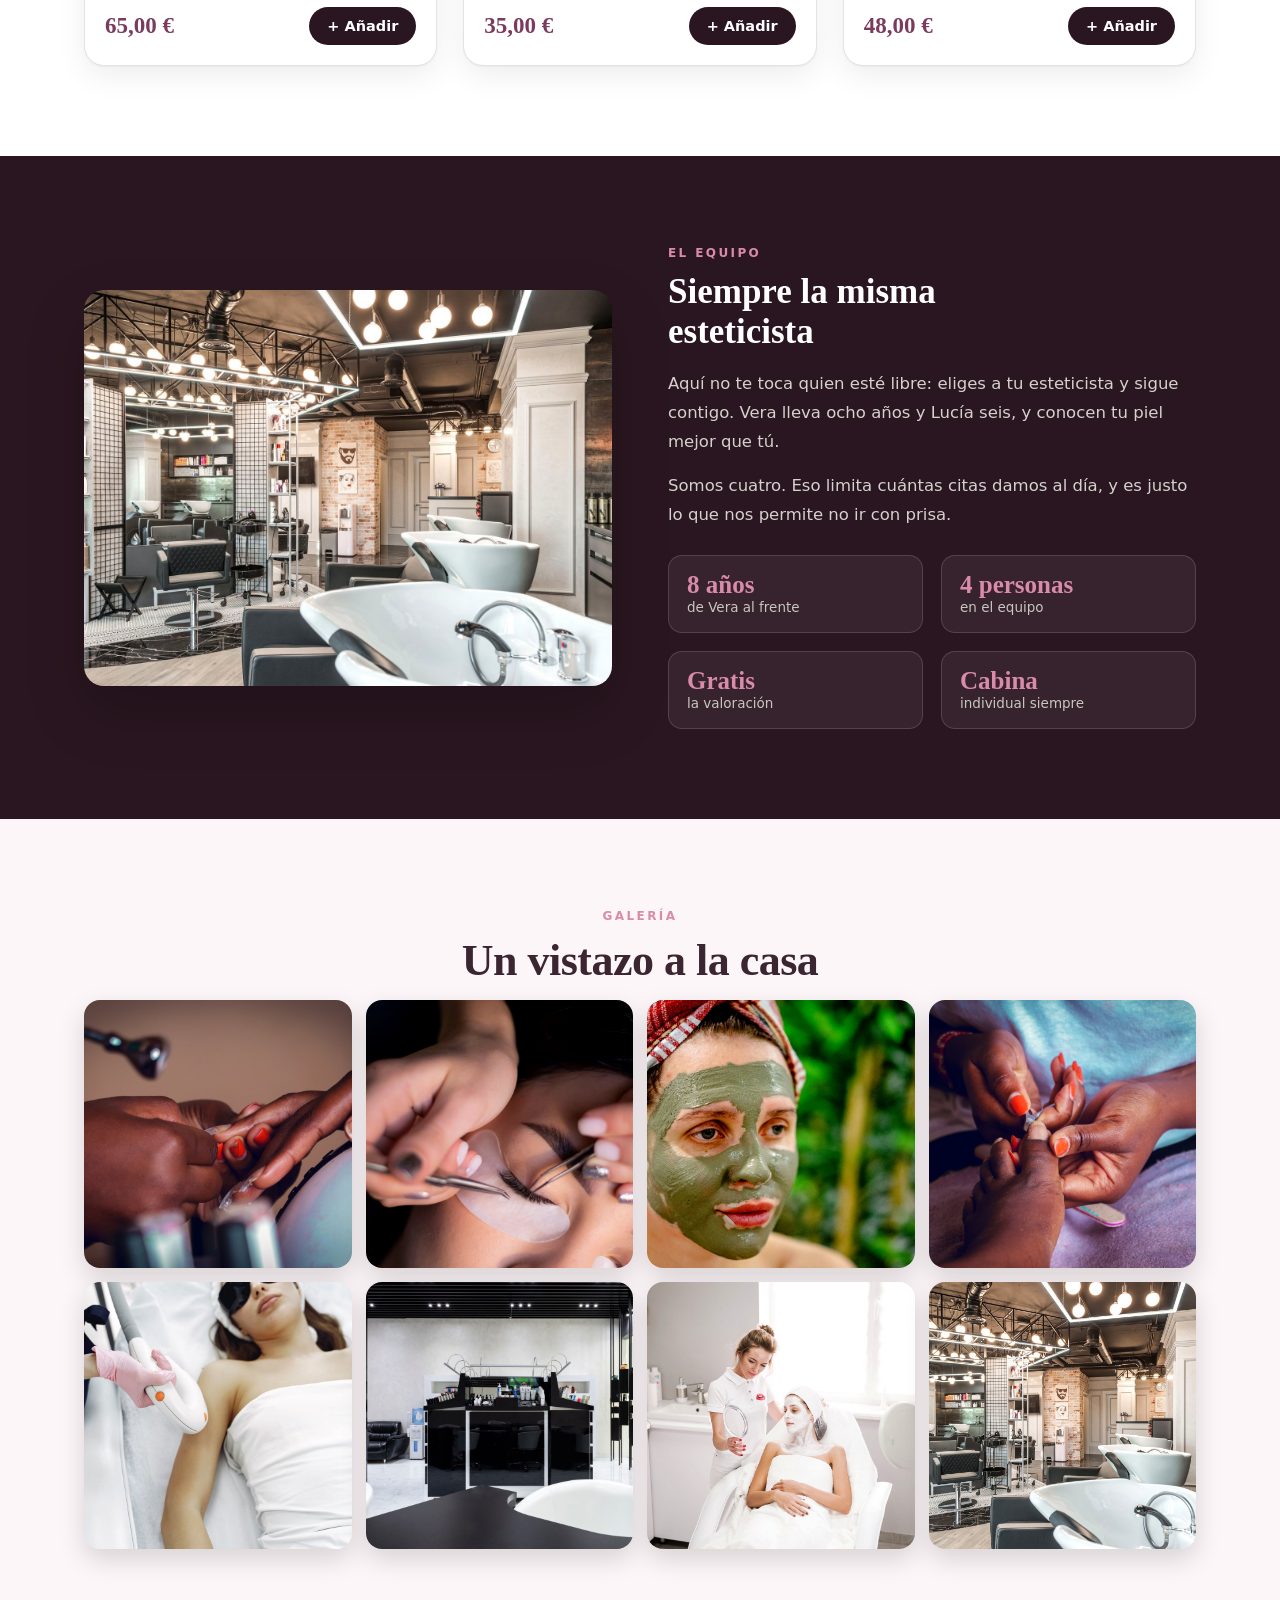
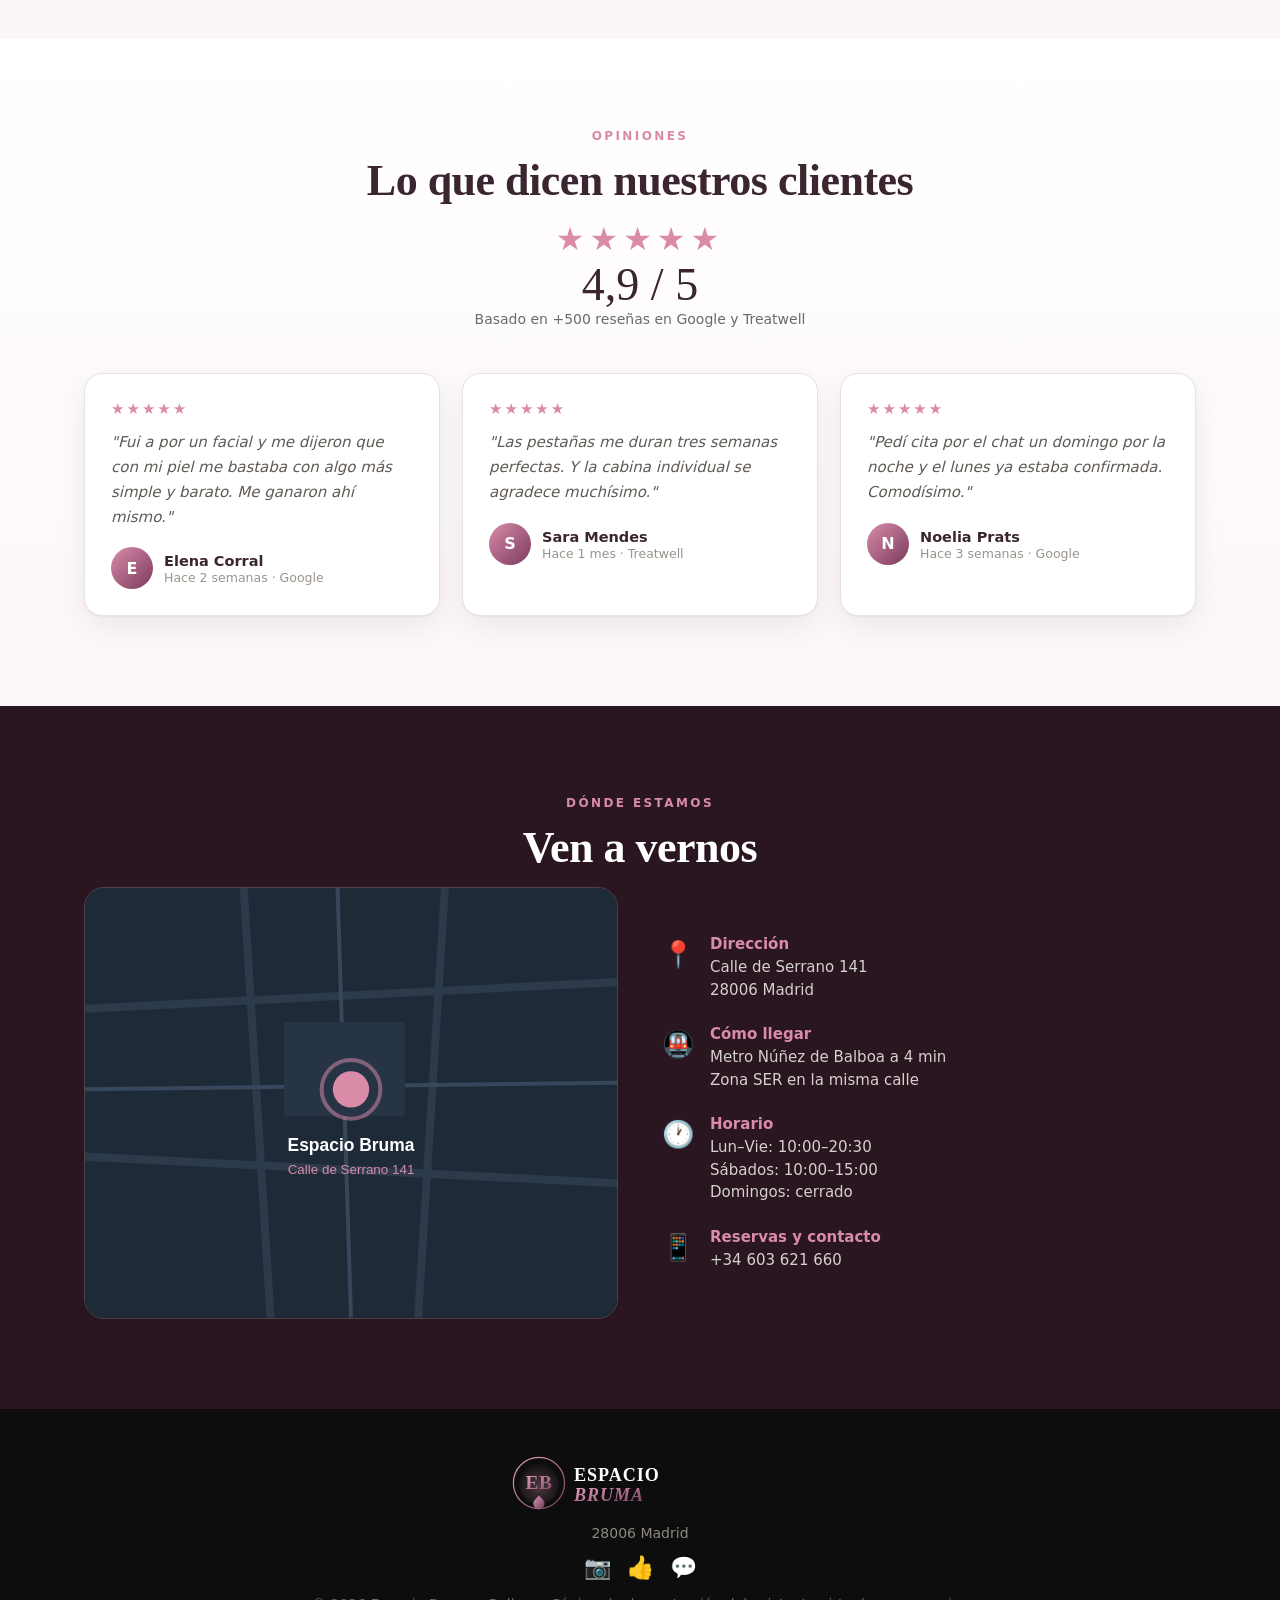
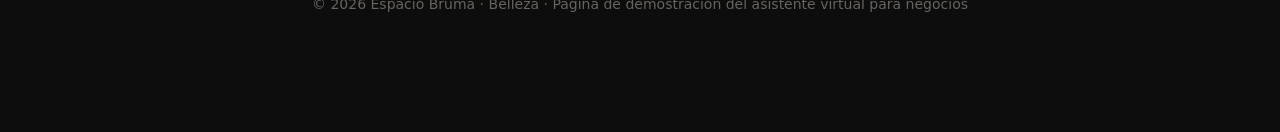
<file: demo-belleza.html>
<!DOCTYPE html>
<html lang="es">
<head>
  <meta charset="UTF-8">
  <meta name="viewport" content="width=device-width, initial-scale=1.0">
  <script async src="https://www.googletagmanager.com/gtag/js?id=G-66WBS8187W"></script>
  <script>window.dataLayer=window.dataLayer||[];function gtag(){dataLayer.push(arguments);}gtag('js',new Date());gtag('config','G-66WBS8187W');</script>
  <title>Espacio Bruma — Belleza y estética en Serrano, Madrid</title>
  <meta name="description" content="Centro de belleza en Serrano. Manicura, pestañas, faciales y láser. Valoración gratuita y cita en 30 segundos.">
  <link rel="icon" href="data:image/svg+xml,%3Csvg xmlns='http://www.w3.org/2000/svg' viewBox='0 0 100 100'%3E%3Ctext y='.9em' font-size='90'%3E💅%3C/text%3E%3C/svg%3E">
  <meta property="og:type" content="website">
  <meta property="og:title" content="Espacio Bruma · Belleza">
  <meta property="og:description" content="Centro de belleza en Serrano. Manicura, pestañas, faciales y láser. Valoración gratuita y cita en 30 segundos.">
  <meta property="og:image" content="https://tuasistente24.com/img/belleza/hero.jpg">
<style>
  :root{
    --pri:#D98BA8; --sec:#7A3B5E; --osc:#2a1620; --crema:#fdf6f8; --texto:#3a2530;
    --gris:#6b6b6b; --linea:#e6e2dc; --blanco:#fff;
    --sombra:0 1px 2px rgba(0,0,0,.04), 0 10px 30px rgba(0,0,0,.07);
    --sombra-alta:0 26px 60px rgba(0,0,0,.2);
  }
  *{margin:0;padding:0;box-sizing:border-box}
  html{scroll-behavior:smooth;overflow-x:hidden}
  body{font-family:'Segoe UI',system-ui,-apple-system,sans-serif;color:var(--texto);background:var(--crema);padding-bottom:0}
  h1,h2,h3{font-family:'Playfair Display',Georgia,'Times New Roman',serif;font-weight:700;text-wrap:balance}
  a{color:inherit} img{max-width:100%;display:block} button{font-family:inherit}
  .contenedor{max-width:1160px;margin:0 auto;padding:0 24px}

  #progreso{position:fixed;top:0;left:0;height:3px;width:0%;z-index:9998;background:linear-gradient(90deg,var(--pri),var(--sec));transition:width .1s linear}
  #preloader{position:fixed;inset:0;background:var(--osc);z-index:10000;display:grid;place-items:center;transition:opacity .6s,visibility .6s}
  #preloader.oculto{opacity:0;visibility:hidden}
  #preloader img{width:min(280px,62vw);opacity:0;animation:apar .9s ease .25s forwards}
  @keyframes apar{to{opacity:1}}

  .aviso-demo{background:linear-gradient(90deg,#1a1a2e,#2a1a3e);color:#ffd966;font-size:13px;text-align:center;padding:8px 14px;position:relative;z-index:500}
  .aviso-demo a{color:#7fffb2;font-weight:700;text-decoration:none}

  nav{background:rgba(15,15,15,.78);backdrop-filter:blur(12px);position:sticky;top:0;z-index:400;border-bottom:1px solid rgba(255,255,255,.12);transition:background .3s}
  nav.compacta{background:rgba(15,15,15,.96)}
  nav .contenedor{display:flex;align-items:center;justify-content:space-between;height:70px}
  .marca img{height:46px;width:auto}
  footer .marca img{height:60px;margin:0 auto}
  nav ul{list-style:none;display:flex;gap:24px}
  nav ul a{color:#e9e6e1;text-decoration:none;font-size:15px;position:relative}
  nav ul a::after{content:"";position:absolute;left:0;bottom:-5px;width:0;height:2px;background:var(--pri);transition:width .25s}
  nav ul a:hover{color:var(--pri)} nav ul a:hover::after{width:100%}
  .btn-nav{background:linear-gradient(135deg,var(--pri),var(--sec));color:#fff;padding:10px 22px;border-radius:999px;font-weight:700;font-size:14px;border:none;cursor:pointer;transition:transform .18s}
  .btn-nav:hover{transform:translateY(-2px)}
  @media(max-width:900px){nav ul{display:none}}

  header.hero{position:relative;color:#fff;text-align:center;padding:118px 24px 126px;overflow:hidden;
    background:linear-gradient(180deg,rgba(0,0,0,.55),rgba(0,0,0,.82)),url('img/belleza/hero.jpg') center/cover no-repeat}
  .hero-inner{position:relative;z-index:2;opacity:0;transform:translateY(30px);animation:heroin 1s ease .3s forwards}
  @keyframes heroin{to{opacity:1;transform:none}}
  .chip{display:inline-block;background:rgba(255,255,255,.1);border:1px solid rgba(255,255,255,.3);color:#fff;padding:7px 18px;border-radius:999px;font-size:13px;letter-spacing:.05em;margin-bottom:24px}
  .hero h1{font-size:clamp(38px,7.5vw,72px);line-height:1.04;margin-bottom:18px;letter-spacing:-1px}
  .hero h1 span{background:linear-gradient(135deg,var(--pri),#fff);-webkit-background-clip:text;background-clip:text;-webkit-text-fill-color:transparent;font-style:italic}
  .hero p.sub{font-size:clamp(16px,2.3vw,21px);color:#e8e4de;max-width:640px;margin:0 auto 34px;line-height:1.55}
  .hero-cta{display:flex;gap:13px;justify-content:center;flex-wrap:wrap}
  .btn-pri{background:linear-gradient(135deg,var(--pri),var(--sec));color:#fff;padding:17px 36px;border-radius:999px;font-size:17px;font-weight:700;border:none;cursor:pointer;text-decoration:none;box-shadow:0 10px 30px rgba(0,0,0,.35);transition:transform .18s}
  .btn-pri:hover{transform:translateY(-3px) scale(1.02)}
  .btn-fan{background:rgba(255,255,255,.07);color:#fff;padding:17px 30px;border-radius:999px;font-size:17px;font-weight:600;text-decoration:none;border:1.5px solid rgba(255,255,255,.35);transition:all .2s}
  .btn-fan:hover{border-color:var(--pri);background:rgba(255,255,255,.14)}
  .hero-stats{display:flex;gap:46px;justify-content:center;margin-top:56px;flex-wrap:wrap}
  .hero-stats .num{font-family:'Playfair Display',Georgia,serif;font-size:34px;color:var(--pri);font-variant-numeric:tabular-nums}
  .hero-stats .lab{font-size:13px;color:#cfcac4;margin-top:2px}

  .banda-venta{background:linear-gradient(135deg,var(--pri),var(--sec));color:#fff;text-align:center;padding:26px 24px}
  .banda-venta b{font-size:17px}
  .banda-venta a{display:inline-block;margin-top:10px;background:#fff;color:var(--sec);padding:11px 26px;border-radius:999px;font-weight:700;text-decoration:none;transition:transform .16s}
  .banda-venta a:hover{transform:scale(1.05)}

  section{padding:90px 0}
  .eyebrow{text-align:center;text-transform:uppercase;letter-spacing:.2em;font-size:12px;font-weight:700;color:var(--pri);margin-bottom:12px}
  .titulo-seccion{text-align:center;font-size:clamp(29px,4.4vw,44px);margin-bottom:14px;letter-spacing:-.5px}
  .intro-seccion{text-align:center;max-width:640px;margin:0 auto 50px;color:var(--gris);font-size:17px;line-height:1.6}
  .reveal{opacity:0;transform:translateY(38px);transition:opacity .7s cubic-bezier(.2,.7,.2,1),transform .7s cubic-bezier(.2,.7,.2,1)}
  .reveal.in{opacity:1;transform:none}

  .dos{display:grid;grid-template-columns:1fr 1fr;gap:56px;align-items:center}
  @media(max-width:820px){.dos{grid-template-columns:1fr;gap:32px}}
  .foto-grande{aspect-ratio:4/3;border-radius:20px;overflow:hidden;position:relative;box-shadow:var(--sombra-alta)}
  .foto-grande img{width:100%;height:100%;object-fit:cover;transition:transform 9s ease}
  .foto-grande:hover img{transform:scale(1.07)}
  .dos h2{font-size:35px;margin-bottom:18px}
  .dos p{color:#5f5a55;line-height:1.75;margin-bottom:15px;font-size:16.5px}
  .firma{font-family:'Playfair Display',Georgia,serif;font-style:italic;color:var(--sec);font-size:20px;margin-top:10px}

  .banda-frase{position:relative;padding:140px 24px;text-align:center;color:#fff;
    background:url('img/belleza/equipo.jpg') center/cover fixed no-repeat}
  @supports(-webkit-touch-callout:none){.banda-frase{background-attachment:scroll}}
  .banda-frase::before{content:"";position:absolute;inset:0;background:linear-gradient(180deg,rgba(0,0,0,.78),rgba(0,0,0,.62))}
  .banda-frase .contenedor{position:relative;z-index:1}
  .frase{font-family:'Playfair Display',Georgia,serif;font-size:clamp(23px,3.8vw,38px);line-height:1.25;max-width:20ch;margin:0 auto 14px;font-style:italic}
  .frase-firma{opacity:.75;font-size:14px;letter-spacing:.06em;text-transform:uppercase}

  .serv-seccion{background:#fff}
  .categorias{display:flex;gap:10px;justify-content:center;flex-wrap:wrap;margin-bottom:40px}
  .cat-pill{background:var(--crema);border:1.5px solid var(--linea);padding:10px 22px;border-radius:999px;font-size:14.5px;color:var(--gris);cursor:pointer;transition:all .2s;font-weight:600}
  .cat-pill:hover{border-color:var(--pri);color:var(--pri)}
  .cat-pill.activa{background:linear-gradient(135deg,var(--pri),var(--sec));color:#fff;border-color:transparent}
  .serv-grid{display:grid;grid-template-columns:repeat(3,1fr);gap:26px}
  @media(max-width:980px){.serv-grid{grid-template-columns:repeat(2,1fr)}}
  @media(max-width:620px){.serv-grid{grid-template-columns:1fr}}
  .serv{background:#fff;border:1px solid var(--linea);border-radius:20px;overflow:hidden;display:flex;flex-direction:column;box-shadow:var(--sombra);transition:transform .3s cubic-bezier(.2,.7,.2,1),box-shadow .3s,border-color .3s}
  .serv:hover{transform:translateY(-7px);box-shadow:var(--sombra-alta);border-color:var(--pri)}
  .serv.ocultar{display:none}
  .serv .foto{position:relative;aspect-ratio:4/3;overflow:hidden;background:var(--crema)}
  .serv .foto img{width:100%;height:100%;object-fit:cover;transition:transform .6s cubic-bezier(.2,.7,.2,1)}
  .serv:hover .foto img{transform:scale(1.07)}
  .serv .etq{position:absolute;top:12px;left:12px;font-size:11.5px;font-weight:800;padding:5px 12px;border-radius:999px;backdrop-filter:blur(6px)}
  .etq.top{background:rgba(255,255,255,.94);color:var(--sec)}
  .etq.veg{background:rgba(220,245,228,.94);color:#2f6b22}
  .serv .cuerpo{padding:18px 20px 20px;display:flex;flex-direction:column;flex:1}
  .serv .nombre{font-weight:700;font-size:17.5px;line-height:1.25;margin-bottom:6px}
  .serv .desc{color:#7d7770;font-size:14px;line-height:1.5;flex:1;margin-bottom:16px}
  .serv .pie{display:flex;align-items:center;justify-content:space-between;gap:12px}
  .serv .precio{font-family:'Playfair Display',Georgia,serif;font-weight:700;color:var(--sec);font-size:23px;font-variant-numeric:tabular-nums}
  .serv .precio small{font-size:13px;color:var(--gris);font-family:'Segoe UI',sans-serif}
  .btn-add{background:var(--osc);color:#fff;border:none;cursor:pointer;font-weight:700;font-size:14.5px;padding:11px 18px;border-radius:999px;transition:background .2s,transform .16s}
  .btn-add:hover{background:var(--sec);transform:scale(1.05)}
  .cantidad{display:flex;align-items:center;gap:11px;background:var(--crema);border:1px solid var(--linea);border-radius:999px;padding:5px 8px}
  .cantidad button{width:29px;height:29px;border-radius:50%;border:none;cursor:pointer;background:#fff;font-size:17px;font-weight:700;line-height:1;box-shadow:0 2px 6px rgba(0,0,0,.12)}
  .cantidad button:hover{background:var(--sec);color:#fff}
  .cantidad .n{min-width:18px;text-align:center;font-weight:800}

  .equipo-seccion{background:var(--osc);color:#fff}
  .equipo-seccion h2{color:#fff}
  .equipo-seccion p{color:#d5d1cc}
  .equipo-datos{display:grid;grid-template-columns:repeat(2,1fr);gap:18px;margin-top:26px}
  .dato{background:rgba(255,255,255,.06);border:1px solid rgba(255,255,255,.14);border-radius:14px;padding:16px 18px}
  .dato b{display:block;font-family:'Playfair Display',Georgia,serif;font-size:25px;color:var(--pri);line-height:1}
  .dato span{font-size:13.5px;color:#c9c5c0}

  .galeria-grid{display:grid;grid-template-columns:repeat(4,1fr);gap:14px}
  @media(max-width:760px){.galeria-grid{grid-template-columns:repeat(2,1fr)}}
  .gal{aspect-ratio:1;border-radius:16px;position:relative;overflow:hidden;box-shadow:0 10px 26px rgba(0,0,0,.15)}
  .gal img{position:absolute;inset:0;width:100%;height:100%;object-fit:cover;transition:transform .45s}
  .gal:hover img{transform:scale(1.12)}
  .gal .cap{position:absolute;bottom:0;left:0;right:0;z-index:3;padding:12px;font-size:12.5px;font-weight:700;color:#fff;background:linear-gradient(transparent,rgba(0,0,0,.8));font-family:'Segoe UI',sans-serif;transform:translateY(101%);transition:transform .3s}
  .gal:hover .cap{transform:translateY(0)}

  .op-seccion{background:linear-gradient(180deg,#fff,var(--crema))}
  .rating-top{text-align:center;margin-bottom:46px}
  .rating-top .estrellas{color:var(--pri);font-size:32px;letter-spacing:5px}
  .rating-top .nota{font-family:'Playfair Display',Georgia,serif;font-size:46px}
  .rating-top .fuente{color:var(--gris);font-size:14px}
  .op-grid{display:grid;grid-template-columns:repeat(3,1fr);gap:22px}
  @media(max-width:820px){.op-grid{grid-template-columns:1fr}}
  .opinion{background:#fff;border:1px solid var(--linea);border-radius:18px;padding:26px;box-shadow:var(--sombra);transition:transform .25s}
  .opinion:hover{transform:translateY(-6px)}
  .opinion .est{color:var(--pri);font-size:15px;letter-spacing:2px;margin-bottom:12px}
  .opinion p{color:#5f5a55;font-size:15px;line-height:1.65;font-style:italic;margin-bottom:18px}
  .opinion .autor{display:flex;align-items:center;gap:11px}
  .opinion .avatar{width:42px;height:42px;border-radius:50%;background:linear-gradient(135deg,var(--pri),var(--sec));color:#fff;display:grid;place-items:center;font-weight:700}
  .opinion .autor b{font-size:14.5px}
  .opinion .autor small{display:block;color:#9a948d;font-size:12.5px}

  .ubi-seccion{background:var(--osc);color:#fff}
  .ubi-seccion .titulo-seccion{color:#fff}
  .ubi-grid{display:grid;grid-template-columns:1fr 1fr;gap:44px}
  @media(max-width:820px){.ubi-grid{grid-template-columns:1fr}}
  .mapa{border-radius:20px;overflow:hidden;min-height:320px;border:1px solid rgba(255,255,255,.18)}
  .info-contacto{display:flex;flex-direction:column;gap:24px;justify-content:center}
  .info-item{display:flex;gap:16px;align-items:flex-start}
  .info-item .ico{font-size:26px}
  .info-item b{display:block;color:var(--pri);font-size:15px;margin-bottom:3px}
  .info-item span,.info-item a{color:#d5d1cc;font-size:15px;line-height:1.5;text-decoration:none}

  footer{background:#0d0d0d;color:#8d8880;text-align:center;padding:44px 24px 120px;font-size:14px}
  .redes{display:flex;gap:16px;justify-content:center;margin:14px 0;font-size:22px}
  .redes a{text-decoration:none;transition:transform .2s;display:inline-block}
  .redes a:hover{transform:scale(1.25)}

  #barra{position:fixed;left:0;right:0;bottom:0;z-index:9995;background:rgba(20,20,20,.97);backdrop-filter:blur(14px);color:#fff;padding:14px 24px;display:flex;align-items:center;justify-content:center;gap:18px;flex-wrap:wrap;border-top:1px solid rgba(255,255,255,.16);transform:translateY(110%);transition:transform .4s cubic-bezier(.2,.7,.2,1)}
  #barra.ver{transform:none}
  #barra .resumen b{color:var(--pri);font-size:19px}
  #barra button{border:none;cursor:pointer;font-weight:700;font-size:14.5px;padding:12px 22px;border-radius:999px;transition:transform .16s}
  #barra button:hover{transform:translateY(-2px)}
  .btn-ver{background:rgba(255,255,255,.12);color:#fff;border:1px solid rgba(255,255,255,.28)!important}
  .btn-wa{background:#25D366;color:#06301b}
  @media(min-width:721px){#barra{padding-right:110px}}
  @media(max-width:720px){#barra{flex-direction:column;gap:10px;padding-bottom:18px}#barra .acciones{width:100%;display:flex;gap:10px}#barra button{flex:1}}

  #fondo{position:fixed;inset:0;background:rgba(0,0,0,.55);z-index:9996;opacity:0;visibility:hidden;transition:opacity .3s,visibility .3s}
  #fondo.ver{opacity:1;visibility:visible}
  #panel{position:fixed;right:0;top:0;bottom:0;width:min(420px,100%);background:var(--crema);z-index:9997;transform:translateX(105%);transition:transform .4s cubic-bezier(.2,.7,.2,1);display:flex;flex-direction:column;box-shadow:-20px 0 60px rgba(0,0,0,.3)}
  #panel.ver{transform:none}
  #panel .cab{background:var(--osc);color:#fff;padding:20px 22px;display:flex;align-items:center;justify-content:space-between}
  #panel .cab h3{font-size:20px;color:var(--pri)}
  #panel .cab .x{background:none;border:none;color:#fff;font-size:24px;cursor:pointer}
  #panel .lista{flex:1;overflow-y:auto;padding:18px 22px}
  .vacio{color:var(--gris);text-align:center;padding:50px 10px;font-size:15px}
  .linea{display:flex;gap:12px;align-items:center;padding:13px 0;border-bottom:1px solid var(--linea)}
  .linea img{width:56px;height:56px;border-radius:11px;object-fit:cover;flex-shrink:0}
  .linea .n{flex:1;font-size:14.5px;font-weight:600;line-height:1.3}
  .linea .n small{display:block;color:var(--gris);font-weight:400;font-size:13px;margin-top:2px}
  .linea .ctrl{display:flex;align-items:center;gap:8px}
  .linea .ctrl button{width:26px;height:26px;border-radius:50%;border:1px solid var(--linea);background:#fff;cursor:pointer;font-weight:700}
  .linea .ctrl button:hover{background:var(--sec);color:#fff}
  .linea .imp{font-weight:800;color:var(--sec);min-width:62px;text-align:right;font-size:15px}
  #panel .pie{border-top:1px solid var(--linea);padding:18px 22px 22px;background:#fff}
  #panel .total{display:flex;justify-content:space-between;align-items:baseline;margin-bottom:14px;font-size:16px}
  #panel .total b{font-family:'Playfair Display',Georgia,serif;font-size:30px}
  #panel .pie .btn-wa{width:100%;padding:15px;font-size:16px;border:none;border-radius:14px;font-weight:800;cursor:pointer}
  #panel .pie .btn-chat{width:100%;margin-top:9px;padding:13px;font-size:15px;border:1px solid var(--linea);border-radius:14px;background:#fff;font-weight:700;cursor:pointer}
  .nota-demo{font-size:12.5px;color:var(--gris);text-align:center;margin-top:12px;line-height:1.45}

  @media(prefers-reduced-motion:reduce){
    *,*::before,*::after{animation:none!important;transition:none!important}
    .reveal{opacity:1;transform:none}
    #barra.ver,#panel.ver{transform:none}
  }
</style>
</head>
<body>

<div id="preloader"><img src="img/belleza/logo.svg" alt="Espacio Bruma · Belleza"></div>
<div id="progreso"></div>

<div class="aviso-demo">
  🔧 PÁGINA DE DEMOSTRACIÓN — Ejemplo de web con asistente virtual instalado. ¿La quieres para tu negocio?
  <a href="https://wa.me/34603621660?text=Hola%2C%20vi%20la%20demo%20y%20quiero%20un%20asistente%20virtual%20para%20mi%20negocio" target="_blank" rel="noopener noreferrer">📲 Escríbeme: +34 603 621 660</a>
</div>

<nav id="nav">
  <div class="contenedor">
    <a class="marca" href="#" aria-label="Espacio Bruma · Belleza"><img src="img/belleza/logo.svg" alt="Espacio Bruma · Belleza"></a>
    <ul>
      <li><a href="#historia">Nosotros</a></li>
      <li><a href="#servicios">Servicios</a></li>
      <li><a href="#equipo">Equipo</a></li>
      <li><a href="#galeria">Galería</a></li>
      <li><a href="#ubicacion">Dónde estamos</a></li>
    </ul>
    <button class="btn-nav" onclick="abrirChat()">Pedir cita</button>
  </div>
</nav>

<header class="hero">
  <div class="contenedor hero-inner">
    <div class="chip">Belleza y estética · Serrano</div>
    <h1>Un rato para ti,<br><span>sin prisas</span></h1>
    <p class="sub">Cabinas individuales, cita cerrada y nadie corriendo. La valoración inicial es gratuita y te decimos qué necesitas de verdad, no lo que más cuesta.</p>
    <div class="hero-cta">
      <button class="btn-pri" onclick="abrirChat()">📅 Reservar en 30 seg</button>
      <a class="btn-fan" href="#servicios">Ver servicios y precios</a>
    </div>
    <div class="hero-stats">
      <div><div class="num" data-contador="4.9" data-decimal="1" data-sufijo="★">0★</div><div class="lab">+500 clientas</div></div>
      <div><div class="num" data-contador="0" data-sufijo="€">0€</div><div class="lab">la valoración</div></div>
      <div><div class="num" data-contador="8" data-sufijo="años">0años</div><div class="lab">en Serrano</div></div>
    </div>
  </div>
</header>

<div class="banda-venta">
  <b>👀 Esto que ves es una DEMO.</b> Así de profesional puede quedar la web de tu negocio, con asistente que reserva solo.
  <br><a href="https://wa.me/34603621660?text=Hola%2C%20quiero%20una%20web%20con%20asistente%20como%20la%20demo" target="_blank" rel="noopener noreferrer">Quiero una igual para mi negocio →</a>
</div>

<section id="historia">
  <div class="contenedor dos">
    <div class="foto-grande reveal"><img src="img/belleza/equipo.jpg" alt="Espacio Bruma · Belleza"></div>
    <div class="reveal">
      <div class="eyebrow" style="text-align:left">Nuestra historia</div>
      <h2>Ocho años cuidando de las mismas caras</h2>
      <p>Abrimos en 2018 con una idea sencilla: que nadie salga de aquí habiendo pagado un tratamiento que no necesitaba. Por eso la valoración es gratis y sin compromiso.</p>
      <p>Trabajamos con cabina individual y cita cerrada. Ni salas compartidas ni prisas: tu hora es tuya.</p>
      <div class="firma">— Vera y Lucía, fundadoras</div>
    </div>
  </div>
</section>

<section class="banda-frase">
  <div class="contenedor">
    <p class="frase">«Te decimos lo que necesitas, no lo que más cuesta»</p>
    <div class="frase-firma">Espacio Bruma</div>
  </div>
</section>

<section id="servicios" class="serv-seccion">
  <div class="contenedor">
    <div class="eyebrow reveal">Servicios</div>
    <h2 class="titulo-seccion reveal">Elige tu tratamiento</h2>
    <p class="intro-seccion reveal">Precios cerrados. Y si vas a venir varias veces, pregúntanos por los bonos: salen mejor.</p>
    <div class="categorias reveal">
      <span class="cat-pill activa" data-filtro="todas">✨ Todos</span>
      <span class="cat-pill" data-filtro="unas">💅 Uñas</span>
      <span class="cat-pill" data-filtro="facial">🧖 Facial</span>
      <span class="cat-pill" data-filtro="depil">✨ Depilación</span>
    </div>
    <div class="serv-grid reveal" id="rejilla"></div>
  </div>
</section>

<section id="equipo" class="equipo-seccion">
  <div class="contenedor dos">
    <div class="foto-grande reveal"><img src="img/belleza/hero.jpg" alt="Equipo de Espacio Bruma · Belleza"></div>
    <div class="reveal">
      <div class="eyebrow" style="text-align:left">El equipo</div>
      <h2>Siempre la misma<br>esteticista</h2>
      <p>Aquí no te toca quien esté libre: eliges a tu esteticista y sigue contigo. Vera lleva ocho años y Lucía seis, y conocen tu piel mejor que tú.</p>
      <p>Somos cuatro. Eso limita cuántas citas damos al día, y es justo lo que nos permite no ir con prisa.</p>
      <div class="equipo-datos">
        <div class="dato"><b>8 años</b><span>de Vera al frente</span></div>
        <div class="dato"><b>4 personas</b><span>en el equipo</span></div>
        <div class="dato"><b>Gratis</b><span>la valoración</span></div>
        <div class="dato"><b>Cabina</b><span>individual siempre</span></div>
      </div>
    </div>
  </div>
</section>

<section id="galeria">
  <div class="contenedor">
    <div class="eyebrow reveal">Galería</div>
    <h2 class="titulo-seccion reveal">Un vistazo a la casa</h2>
    <div class="galeria-grid reveal">
      <div class="gal"><img src="img/belleza/s1.jpg" alt="Manicura semipermanente" loading="lazy"><div class="cap">Manicura semipermanente</div></div>
      <div class="gal"><img src="img/belleza/s3.jpg" alt="Pestañas pelo a pelo" loading="lazy"><div class="cap">Pestañas pelo a pelo</div></div>
      <div class="gal"><img src="img/belleza/s4.jpg" alt="Faciales a medida" loading="lazy"><div class="cap">Faciales a medida</div></div>
      <div class="gal"><img src="img/belleza/s5.jpg" alt="Pedicura completa" loading="lazy"><div class="cap">Pedicura completa</div></div>
      <div class="gal"><img src="img/belleza/s6.jpg" alt="Láser por tandas" loading="lazy"><div class="cap">Láser por tandas</div></div>
      <div class="gal"><img src="img/belleza/s2.jpg" alt="Cabinas individuales" loading="lazy"><div class="cap">Cabinas individuales</div></div>
      <div class="gal"><img src="img/belleza/equipo.jpg" alt="Valoración inicial" loading="lazy"><div class="cap">Valoración inicial</div></div>
      <div class="gal"><img src="img/belleza/hero.jpg" alt="El centro" loading="lazy"><div class="cap">El centro</div></div>
    </div>
  </div>
</section>

<section id="opiniones" class="op-seccion">
  <div class="contenedor">
    <div class="eyebrow reveal">Opiniones</div>
    <h2 class="titulo-seccion reveal">Lo que dicen nuestros clientes</h2>
    <div class="rating-top reveal">
      <div class="estrellas">★★★★★</div>
      <div class="nota">4,9 / 5</div>
      <div class="fuente">Basado en +500 reseñas en Google y Treatwell</div>
    </div>
    <div class="op-grid">
      <div class="opinion reveal"><div class="est">★★★★★</div><p>"Fui a por un facial y me dijeron que con mi piel me bastaba con algo más simple y barato. Me ganaron ahí mismo."</p><div class="autor"><div class="avatar">E</div><div><b>Elena Corral</b><small>Hace 2 semanas · Google</small></div></div></div>
      <div class="opinion reveal"><div class="est">★★★★★</div><p>"Las pestañas me duran tres semanas perfectas. Y la cabina individual se agradece muchísimo."</p><div class="autor"><div class="avatar">S</div><div><b>Sara Mendes</b><small>Hace 1 mes · Treatwell</small></div></div></div>
      <div class="opinion reveal"><div class="est">★★★★★</div><p>"Pedí cita por el chat un domingo por la noche y el lunes ya estaba confirmada. Comodísimo."</p><div class="autor"><div class="avatar">N</div><div><b>Noelia Prats</b><small>Hace 3 semanas · Google</small></div></div></div>
    </div>
  </div>
</section>

<section id="ubicacion" class="ubi-seccion">
  <div class="contenedor">
    <div class="eyebrow reveal">Dónde estamos</div>
    <h2 class="titulo-seccion reveal">Ven a vernos</h2>
    <div class="ubi-grid reveal">
      <div class="mapa">
        <svg viewBox="0 0 400 320" width="100%" height="100%" preserveAspectRatio="xMidYMid slice" role="img" aria-label="Mapa de ubicación">
          <rect width="400" height="320" fill="#1e2a38"/>
          <g stroke="#2c3a4c" stroke-width="6"><line x1="0" y1="90" x2="400" y2="70"/><line x1="0" y1="200" x2="400" y2="220"/><line x1="120" y1="0" x2="140" y2="320"/><line x1="270" y1="0" x2="250" y2="320"/></g>
          <g stroke="#37475c" stroke-width="3"><line x1="0" y1="150" x2="400" y2="145"/><line x1="190" y1="0" x2="200" y2="320"/></g>
          <rect x="150" y="100" width="90" height="70" fill="#263446"/>
          <circle cx="200" cy="150" r="13" fill="#D98BA8"><animate attributeName="r" values="13;17;13" dur="2s" repeatCount="indefinite"/></circle>
          <circle cx="200" cy="150" r="26" fill="none" stroke="#D98BA8" stroke-width="3" opacity="0.5"><animate attributeName="r" values="20;34;20" dur="2s" repeatCount="indefinite"/><animate attributeName="opacity" values=".6;0;.6" dur="2s" repeatCount="indefinite"/></circle>
          <text x="200" y="196" fill="#fff" font-size="13" font-family="sans-serif" text-anchor="middle" font-weight="bold">Espacio Bruma</text>
          <text x="200" y="213" fill="#D98BA8" font-size="10" font-family="sans-serif" text-anchor="middle">Calle de Serrano 141</text>
        </svg>
      </div>
      <div class="info-contacto">
        <div class="info-item"><span class="ico">📍</span><div><b>Dirección</b><span>Calle de Serrano 141<br>28006 Madrid</span></div></div>
        <div class="info-item"><span class="ico">🚇</span><div><b>Cómo llegar</b><span>Metro Núñez de Balboa a 4 min<br>Zona SER en la misma calle</span></div></div>
        <div class="info-item"><span class="ico">🕐</span><div><b>Horario</b><span>Lun–Vie: 10:00–20:30<br>Sábados: 10:00–15:00<br>Domingos: cerrado</span></div></div>
        <div class="info-item"><span class="ico">📱</span><div><b>Reservas y contacto</b><a href="https://wa.me/34603621660" target="_blank" rel="noopener noreferrer">+34 603 621 660</a></div></div>
      </div>
    </div>
  </div>
</section>

<footer>
  <div class="marca"><img src="img/belleza/logo.svg" alt="Espacio Bruma · Belleza"></div>
  <p style="margin-top:12px">28006 Madrid</p>
  <div class="redes">
    <a href="#" onclick="return false" title="Instagram">📷</a>
    <a href="#" onclick="return false" title="Facebook">👍</a>
    <a href="https://wa.me/34603621660" target="_blank" rel="noopener noreferrer" title="WhatsApp">💬</a>
  </div>
  <p style="margin-top:16px;opacity:.7">© 2026 Espacio Bruma · Belleza · Página de demostración del asistente virtual para negocios</p>
</footer>

<div id="barra">
  <div class="resumen"><span id="res-txt">0</span> · <b id="res-total">0,00 €</b></div>
  <div class="acciones">
    <button class="btn-ver" onclick="abrirPanel()">Ver mi selección</button>
    <button class="btn-wa" onclick="enviar()">📲 Enviar por WhatsApp</button>
  </div>
</div>

<div id="fondo" onclick="cerrarPanel()"></div>
<aside id="panel" aria-label="Tu selección">
  <div class="cab"><h3>Tu selección</h3><button class="x" onclick="cerrarPanel()" aria-label="Cerrar">✕</button></div>
  <div class="lista" id="lista"></div>
  <div class="pie">
    <div class="total"><span>Total</span><b id="total">0,00 €</b></div>
    <button class="btn-wa" onclick="enviar()">📲 Enviarlo por WhatsApp</button>
    <button class="btn-chat" onclick="cerrarPanel();abrirChat()">💬 Prefiero preguntar al asistente</button>
    <p class="nota-demo">Es una demo: se abre tu WhatsApp con el mensaje escrito. No se cobra nada ni se envía a ningún sitio.</p>
  </div>
</aside>

<script>
  const SERVICIOS = [
      {
            "id": "mani",
            "cat": "unas",
            "nombre": "Manicura semipermanente",
            "precio": 28.0,
            "img": "img/belleza/s1.jpg",
            "desc": "Limado, cutícula y esmaltado que aguanta tres semanas. Unos 45 minutos.",
            "etq": "★ La más pedida",
            "tipo": "top"
      },
      {
            "id": "pedi",
            "cat": "unas",
            "nombre": "Pedicura completa",
            "precio": 35.0,
            "img": "img/belleza/s5.jpg",
            "desc": "Con tratamiento de durezas e hidratación. Sales andando distinto.",
            "etq": null,
            "tipo": "top"
      },
      {
            "id": "facial",
            "cat": "facial",
            "nombre": "Tratamiento facial",
            "precio": 55.0,
            "img": "img/belleza/s4.jpg",
            "desc": "Limpieza profunda, extracción y mascarilla según tu tipo de piel.",
            "etq": null,
            "tipo": "top"
      },
      {
            "id": "pestanas",
            "cat": "facial",
            "nombre": "Extensiones de pestañas",
            "precio": 65.0,
            "img": "img/belleza/s3.jpg",
            "desc": "Pelo a pelo, efecto natural. Hora y media y duran tres semanas.",
            "etq": "★ Se agota",
            "tipo": "top"
      },
      {
            "id": "laser",
            "cat": "depil",
            "nombre": "Depilación láser",
            "precio": 35.0,
            "img": "img/belleza/s6.jpg",
            "desc": "Desde 35 € por zona. Se trabaja por tandas: te decimos cuántas necesitas.",
            "etq": null,
            "tipo": "top"
      },
      {
            "id": "corporal",
            "cat": "depil",
            "nombre": "Tratamiento corporal",
            "precio": 48.0,
            "img": "img/belleza/s2.jpg",
            "desc": "Reafirmante o reductor, con valoración previa para elegir el que toca.",
            "etq": null,
            "tipo": "top"
      }
];

  const eur = n => n.toFixed(2).replace(".", ",") + " €";
  const sel = {};

  const rejilla = document.getElementById("rejilla");
  rejilla.innerHTML = SERVICIOS.map(s => `
    <article class="serv" data-cat="${s.cat}" data-id="${s.id}">
      <div class="foto">
        <img src="${s.img}" alt="${s.nombre}" loading="lazy">
        ${s.etq ? `<span class="etq ${s.tipo}">${s.etq}</span>` : ""}
      </div>
      <div class="cuerpo">
        <div class="nombre">${s.nombre}</div>
        <div class="desc">${s.desc}</div>
        <div class="pie">
          <span class="precio">${s.precio > 0 ? eur(s.precio) : "<small>Consultar</small>"}</span>
          <span class="zona"></span>
        </div>
      </div>
    </article>`).join("");

  function pintar(id) {
    const z = document.querySelector(`.serv[data-id="${id}"] .zona`);
    if (!z) return;
    const n = sel[id] || 0;
    z.innerHTML = n === 0
      ? `<button class="btn-add" onclick="mas('${id}')">+ Añadir</button>`
      : `<span class="cantidad"><button onclick="menos('${id}')" aria-label="Quitar uno">−</button><span class="n">${n}</span><button onclick="mas('${id}')" aria-label="Añadir uno">+</button></span>`;
  }
  SERVICIOS.forEach(s => pintar(s.id));

  function mas(id) { sel[id] = (sel[id] || 0) + 1; pintar(id); refrescar(); }
  function menos(id) { if (!sel[id]) return; sel[id]--; if (sel[id] <= 0) delete sel[id]; pintar(id); refrescar(); }
  window.mas = mas; window.menos = menos;

  const lineas = () => SERVICIOS.filter(s => sel[s.id]).map(s => ({...s, n: sel[s.id], imp: s.precio * sel[s.id]}));
  const total = () => lineas().reduce((a, l) => a + l.imp, 0);
  const unidades = () => lineas().reduce((a, l) => a + l.n, 0);

  const barra = document.getElementById("barra");
  function refrescar() {
    const u = unidades();
    barra.classList.toggle("ver", u > 0);
    document.getElementById("res-txt").textContent = u + (u === 1 ? " servicio" : " servicios");
    document.getElementById("res-total").textContent = eur(total());
    document.getElementById("total").textContent = eur(total());
    const ls = lineas();
    document.getElementById("lista").innerHTML = ls.length === 0
      ? `<p class="vacio">Todavía no has elegido nada.<br>Vuelve arriba y toca «+ Añadir».</p>`
      : ls.map(l => `
        <div class="linea">
          <img src="${l.img}" alt="">
          <div class="n">${l.nombre}<small>${l.precio > 0 ? eur(l.precio) + " la unidad" : "a consultar"}</small></div>
          <div class="ctrl"><button onclick="menos('${l.id}')">−</button><span>${l.n}</span><button onclick="mas('${l.id}')">+</button></div>
          <div class="imp">${l.precio > 0 ? eur(l.imp) : "—"}</div>
        </div>`).join("");
    if (ls.length === 0) cerrarPanel();
  }
  const abrirPanel = () => { document.getElementById("panel").classList.add("ver"); document.getElementById("fondo").classList.add("ver"); };
  const cerrarPanel = () => { document.getElementById("panel").classList.remove("ver"); document.getElementById("fondo").classList.remove("ver"); };
  window.abrirPanel = abrirPanel; window.cerrarPanel = cerrarPanel;

  function enviar() {
    const ls = lineas();
    if (!ls.length) { abrirPanel(); return; }
    let t = "Hola, me interesa esto de Espacio Bruma · Belleza:\n\n";
    ls.forEach(l => { t += `• ${l.n} x ${l.nombre}` + (l.precio > 0 ? ` — ${eur(l.imp)}` : " — a consultar") + "\n"; });
    if (total() > 0) t += `\nTotal orientativo: ${eur(total())}`;
    window.open("https://wa.me/34603621660?text=" + encodeURIComponent(t), "_blank", "noopener");
  }
  window.enviar = enviar;

  document.querySelectorAll(".cat-pill").forEach(p => p.addEventListener("click", () => {
    document.querySelectorAll(".cat-pill").forEach(x => x.classList.remove("activa"));
    p.classList.add("activa");
    const f = p.dataset.filtro;
    document.querySelectorAll(".serv").forEach(s => s.classList.toggle("ocultar", f !== "todas" && s.dataset.cat !== f));
  }));

  function abrirChat() { const b = document.getElementById("cbn-burbuja"); if (b) b.click(); }
  window.abrirChat = abrirChat;

  addEventListener("load", () => { const p = document.getElementById("preloader"); if (p) setTimeout(() => p.classList.add("oculto"), 600); });

  const nav = document.getElementById("nav"), prog = document.getElementById("progreso");
  addEventListener("scroll", () => {
    const h = document.documentElement;
    prog.style.width = (h.scrollTop / (h.scrollHeight - h.clientHeight) * 100) + "%";
    nav.classList.toggle("compacta", h.scrollTop > 40);
  }, {passive:true});

  if ("IntersectionObserver" in window) {
    const io = new IntersectionObserver(es => es.forEach(e => { if (e.isIntersecting) { e.target.classList.add("in"); io.unobserve(e.target); } }), {threshold:.15});
    document.querySelectorAll(".reveal").forEach(el => io.observe(el));
  } else {
    document.querySelectorAll(".reveal").forEach(el => el.classList.add("in"));
  }

  const ioc = new IntersectionObserver(es => es.forEach(e => {
    if (!e.isIntersecting) return;
    ioc.unobserve(e.target);
    const el = e.target, fin = parseFloat(el.dataset.contador), dec = el.dataset.decimal ? 1 : 0, suf = el.dataset.sufijo || "";
    let t0 = null;
    const paso = ts => {
      if (!t0) t0 = ts;
      const p = Math.min((ts - t0) / 1400, 1);
      el.textContent = (fin * (1 - Math.pow(1 - p, 3))).toFixed(dec).replace(".", ",") + suf;
      if (p < 1) requestAnimationFrame(paso);
    };
    requestAnimationFrame(paso);
  }), {threshold:.6});
  document.querySelectorAll("[data-contador]").forEach(el => ioc.observe(el));

  refrescar();
</script>

<link rel="stylesheet" href="widget.css?v=8">
<script src="config-belleza.js?v=8"></script>
<script src="widget.js?v=8"></script>
</body>
</html>
</file>
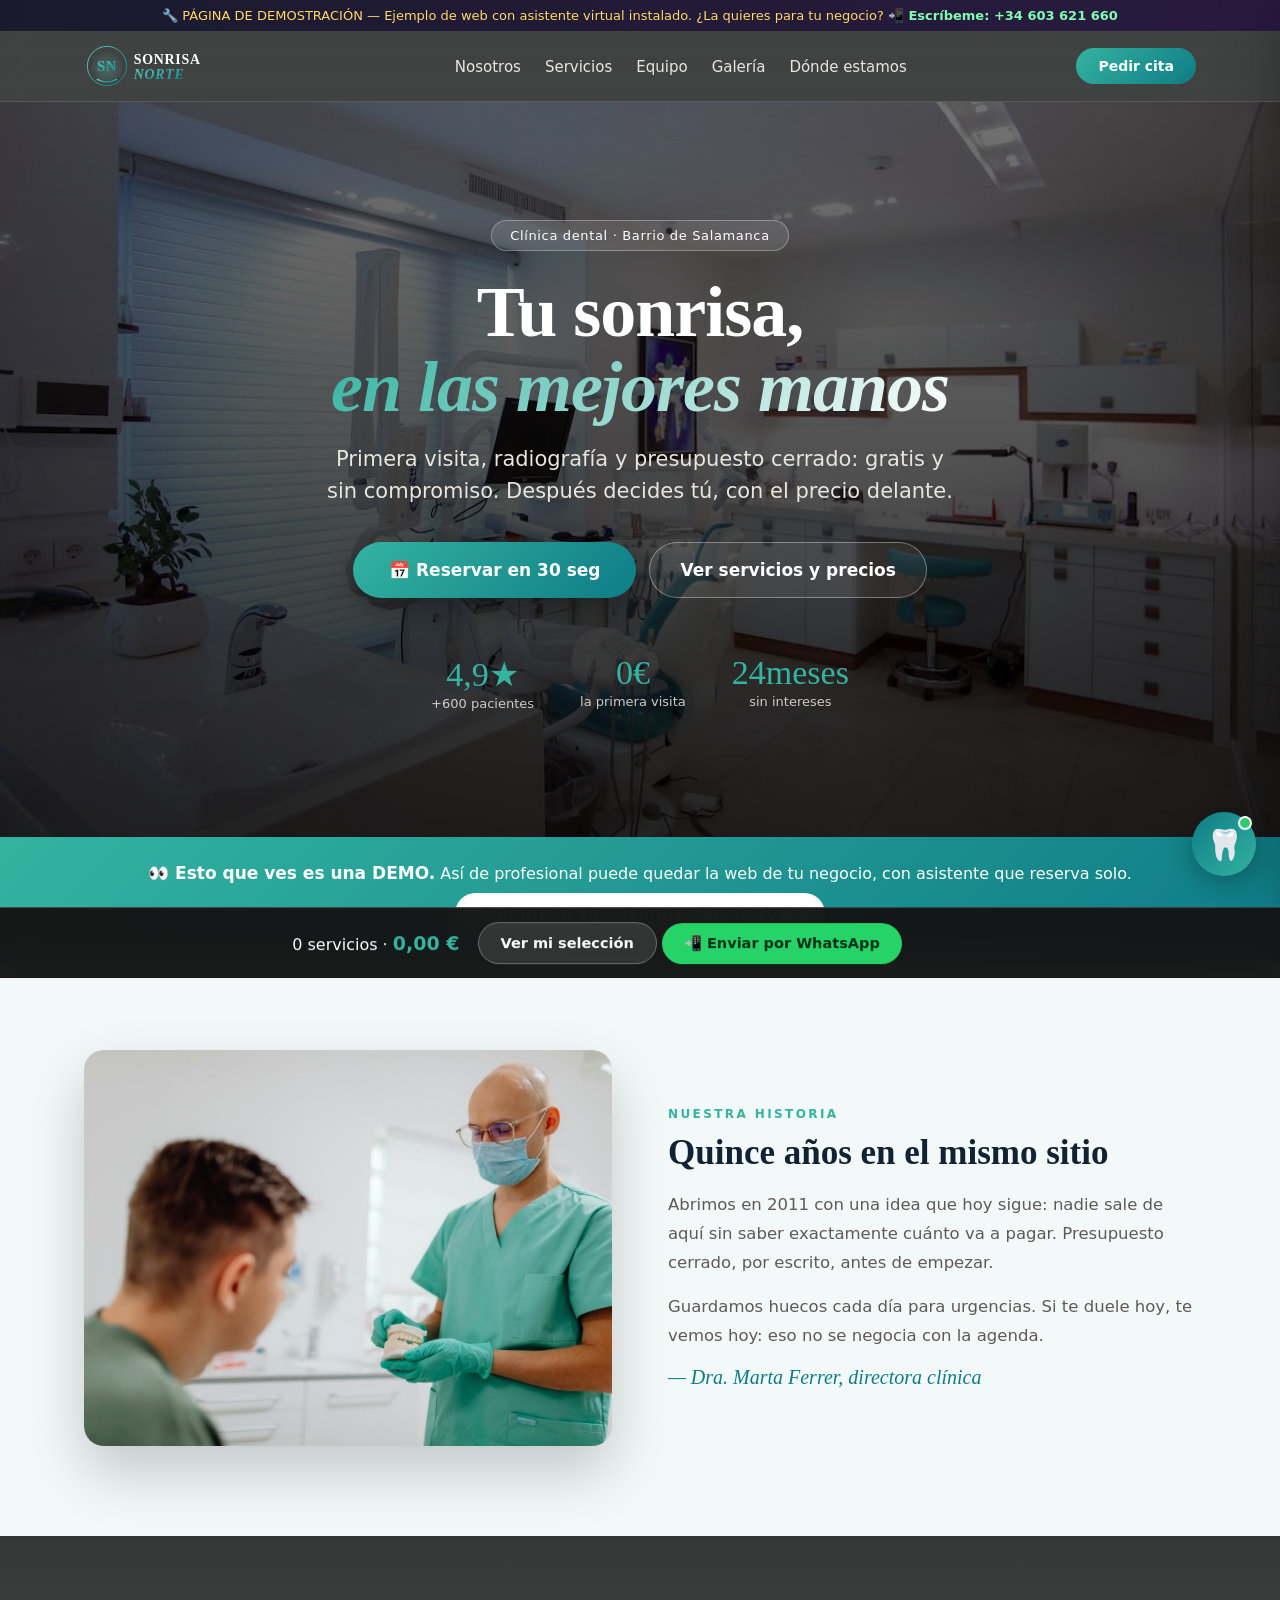
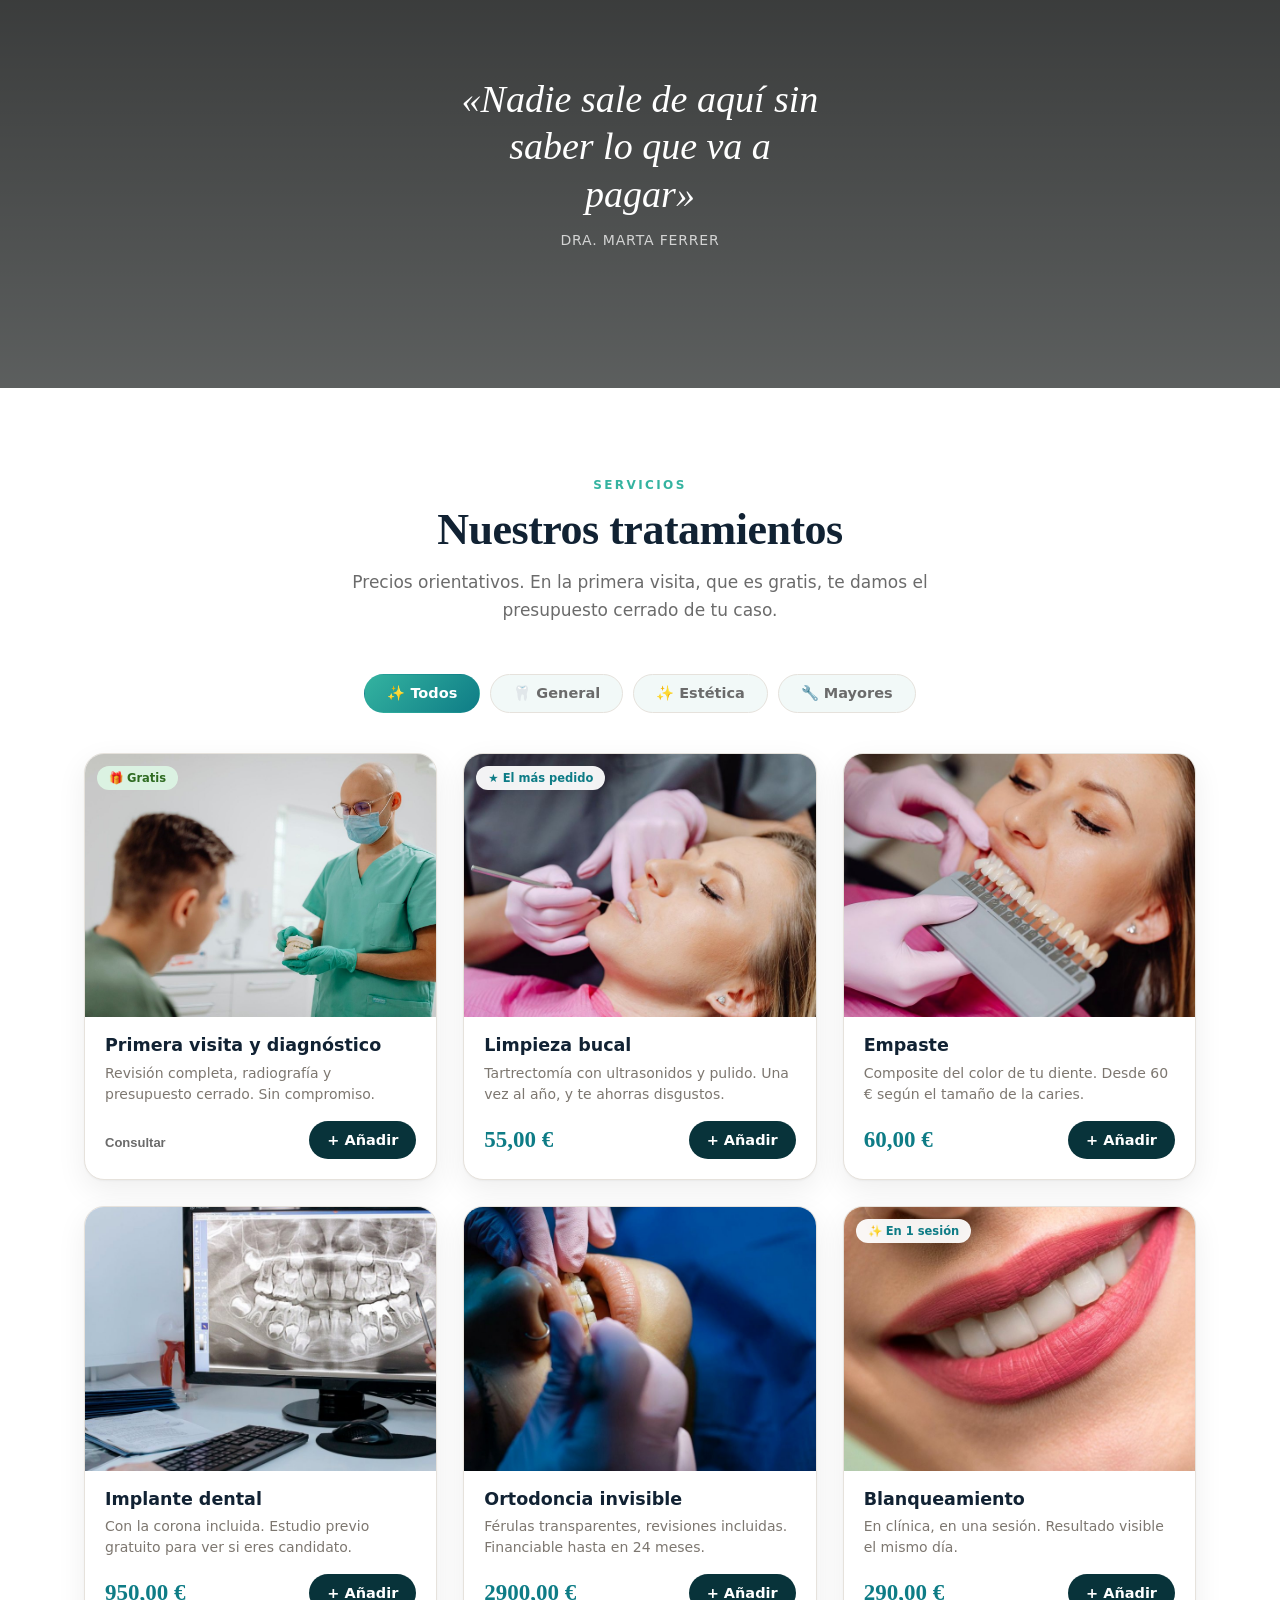
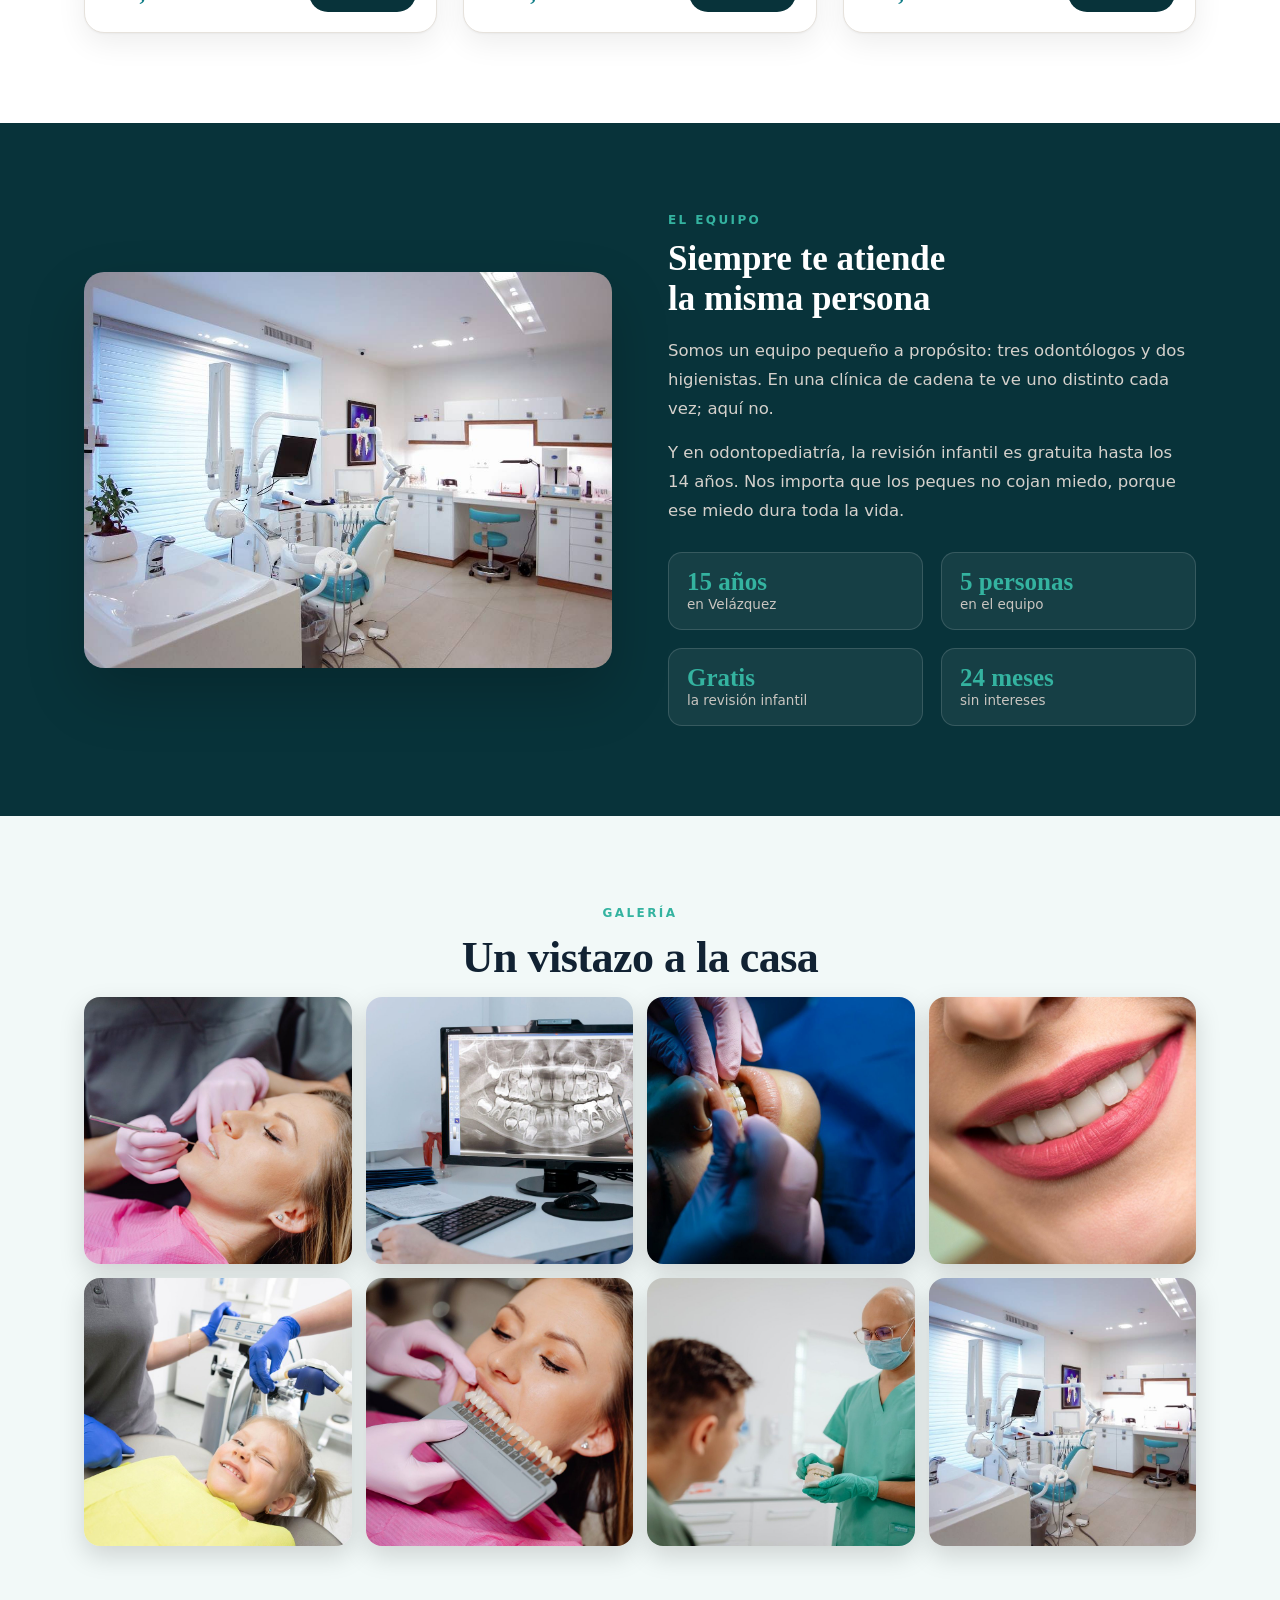
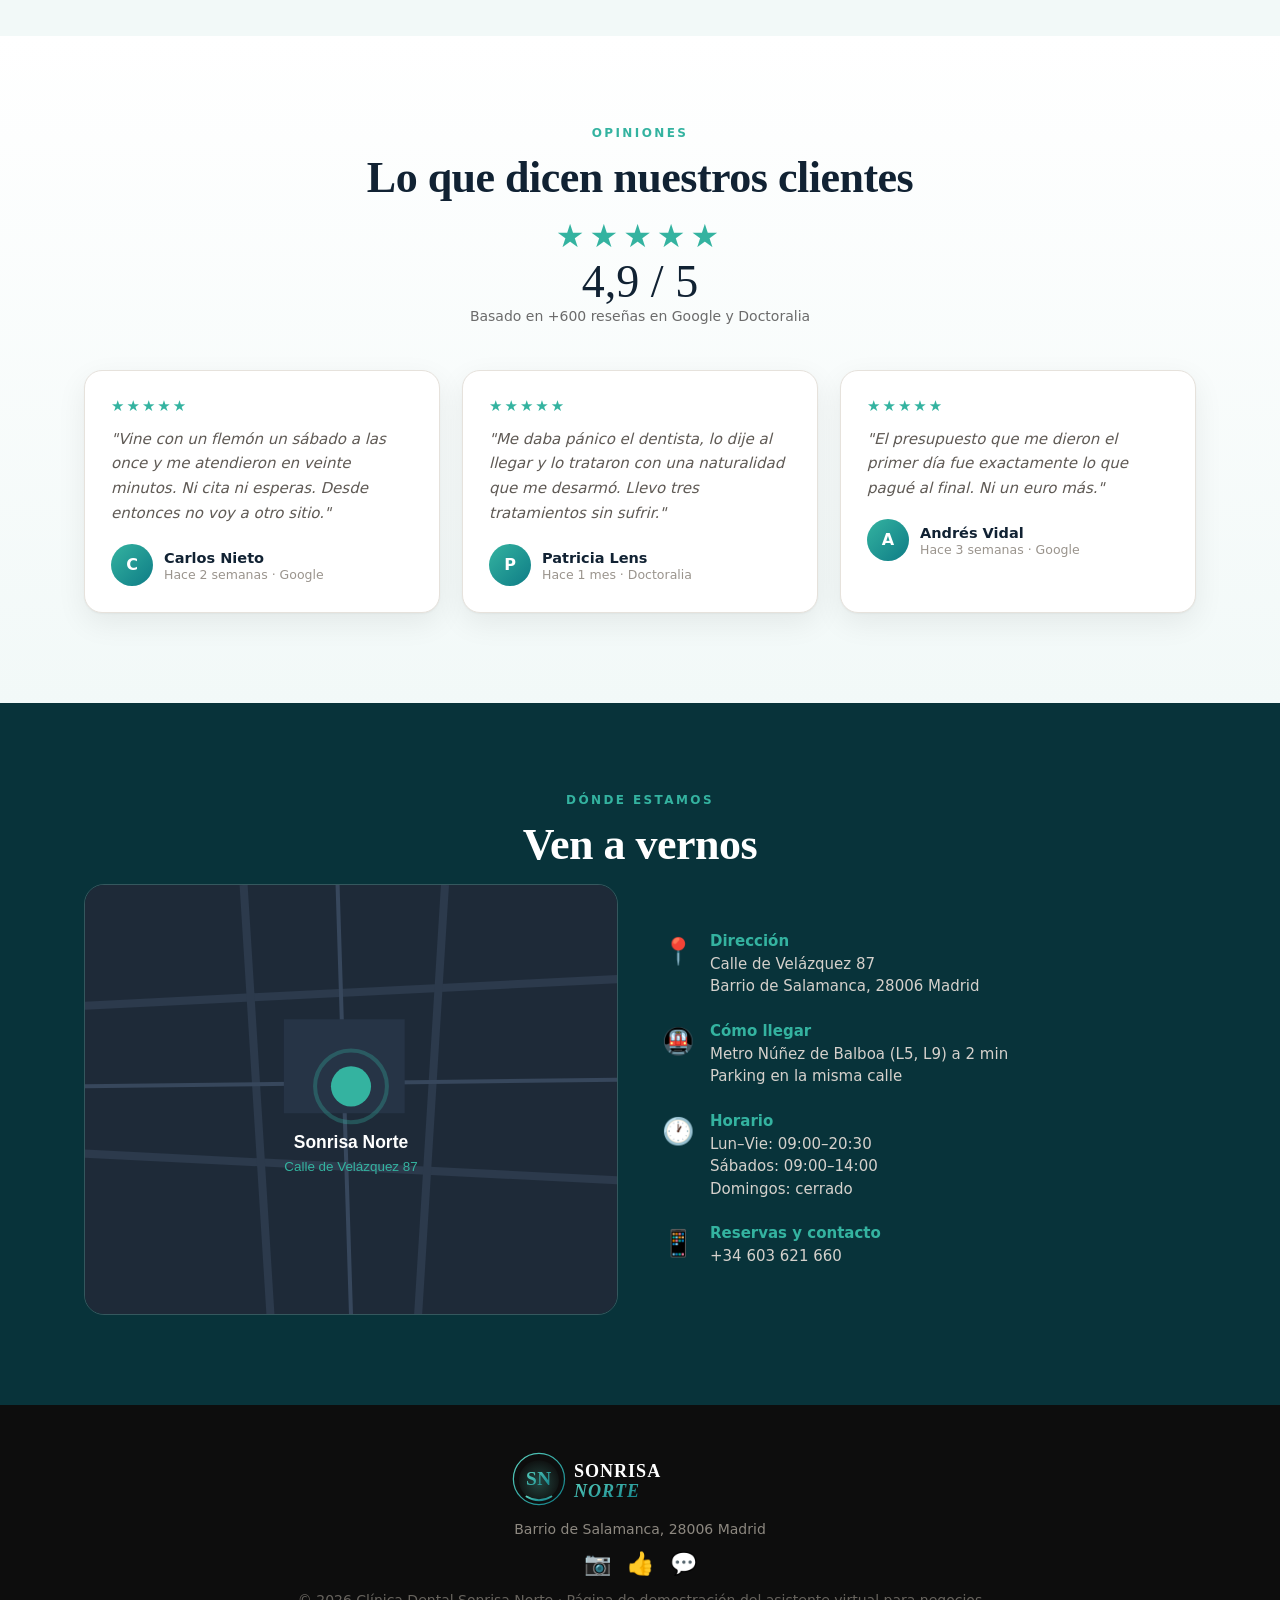
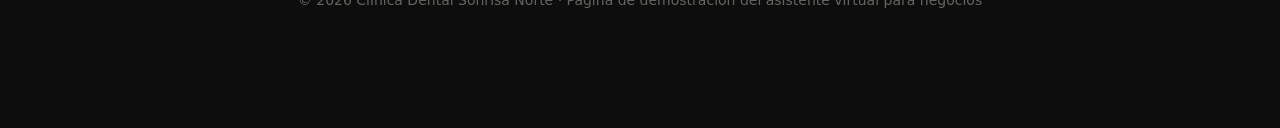
<file: demo-clinica.html>
<!DOCTYPE html>
<html lang="es">
<head>
  <meta charset="UTF-8">
  <meta name="viewport" content="width=device-width, initial-scale=1.0">
  <script async src="https://www.googletagmanager.com/gtag/js?id=G-66WBS8187W"></script>
  <script>window.dataLayer=window.dataLayer||[];function gtag(){dataLayer.push(arguments);}gtag('js',new Date());gtag('config','G-66WBS8187W');</script>
  <title>Clínica Dental Sonrisa Norte — Barrio de Salamanca, Madrid</title>
  <meta name="description" content="Clínica dental en Velázquez. Primera visita gratuita y presupuesto cerrado. Pide cita en 30 segundos con nuestro asistente.">
  <link rel="icon" href="data:image/svg+xml,%3Csvg xmlns='http://www.w3.org/2000/svg' viewBox='0 0 100 100'%3E%3Ctext y='.9em' font-size='90'%3E🦷%3C/text%3E%3C/svg%3E">
  <meta property="og:type" content="website">
  <meta property="og:title" content="Clínica Dental Sonrisa Norte">
  <meta property="og:description" content="Clínica dental en Velázquez. Primera visita gratuita y presupuesto cerrado. Pide cita en 30 segundos con nuestro asistente.">
  <meta property="og:image" content="https://tuasistente24.com/img/clinica/hero.jpg">
<style>
  :root{
    --pri:#34B3A0; --sec:#0E7C86; --osc:#08333a; --crema:#f2f9f8; --texto:#123;
    --gris:#6b6b6b; --linea:#e6e2dc; --blanco:#fff;
    --sombra:0 1px 2px rgba(0,0,0,.04), 0 10px 30px rgba(0,0,0,.07);
    --sombra-alta:0 26px 60px rgba(0,0,0,.2);
  }
  *{margin:0;padding:0;box-sizing:border-box}
  html{scroll-behavior:smooth;overflow-x:hidden}
  body{font-family:'Segoe UI',system-ui,-apple-system,sans-serif;color:var(--texto);background:var(--crema);padding-bottom:0}
  h1,h2,h3{font-family:'Playfair Display',Georgia,'Times New Roman',serif;font-weight:700;text-wrap:balance}
  a{color:inherit} img{max-width:100%;display:block} button{font-family:inherit}
  .contenedor{max-width:1160px;margin:0 auto;padding:0 24px}

  #progreso{position:fixed;top:0;left:0;height:3px;width:0%;z-index:9998;background:linear-gradient(90deg,var(--pri),var(--sec));transition:width .1s linear}
  #preloader{position:fixed;inset:0;background:var(--osc);z-index:10000;display:grid;place-items:center;transition:opacity .6s,visibility .6s}
  #preloader.oculto{opacity:0;visibility:hidden}
  #preloader img{width:min(280px,62vw);opacity:0;animation:apar .9s ease .25s forwards}
  @keyframes apar{to{opacity:1}}

  .aviso-demo{background:linear-gradient(90deg,#1a1a2e,#2a1a3e);color:#ffd966;font-size:13px;text-align:center;padding:8px 14px;position:relative;z-index:500}
  .aviso-demo a{color:#7fffb2;font-weight:700;text-decoration:none}

  nav{background:rgba(15,15,15,.78);backdrop-filter:blur(12px);position:sticky;top:0;z-index:400;border-bottom:1px solid rgba(255,255,255,.12);transition:background .3s}
  nav.compacta{background:rgba(15,15,15,.96)}
  nav .contenedor{display:flex;align-items:center;justify-content:space-between;height:70px}
  .marca img{height:46px;width:auto}
  footer .marca img{height:60px;margin:0 auto}
  nav ul{list-style:none;display:flex;gap:24px}
  nav ul a{color:#e9e6e1;text-decoration:none;font-size:15px;position:relative}
  nav ul a::after{content:"";position:absolute;left:0;bottom:-5px;width:0;height:2px;background:var(--pri);transition:width .25s}
  nav ul a:hover{color:var(--pri)} nav ul a:hover::after{width:100%}
  .btn-nav{background:linear-gradient(135deg,var(--pri),var(--sec));color:#fff;padding:10px 22px;border-radius:999px;font-weight:700;font-size:14px;border:none;cursor:pointer;transition:transform .18s}
  .btn-nav:hover{transform:translateY(-2px)}
  @media(max-width:900px){nav ul{display:none}}

  header.hero{position:relative;color:#fff;text-align:center;padding:118px 24px 126px;overflow:hidden;
    background:linear-gradient(180deg,rgba(0,0,0,.55),rgba(0,0,0,.82)),url('img/clinica/hero.jpg') center/cover no-repeat}
  .hero-inner{position:relative;z-index:2;opacity:0;transform:translateY(30px);animation:heroin 1s ease .3s forwards}
  @keyframes heroin{to{opacity:1;transform:none}}
  .chip{display:inline-block;background:rgba(255,255,255,.1);border:1px solid rgba(255,255,255,.3);color:#fff;padding:7px 18px;border-radius:999px;font-size:13px;letter-spacing:.05em;margin-bottom:24px}
  .hero h1{font-size:clamp(38px,7.5vw,72px);line-height:1.04;margin-bottom:18px;letter-spacing:-1px}
  .hero h1 span{background:linear-gradient(135deg,var(--pri),#fff);-webkit-background-clip:text;background-clip:text;-webkit-text-fill-color:transparent;font-style:italic}
  .hero p.sub{font-size:clamp(16px,2.3vw,21px);color:#e8e4de;max-width:640px;margin:0 auto 34px;line-height:1.55}
  .hero-cta{display:flex;gap:13px;justify-content:center;flex-wrap:wrap}
  .btn-pri{background:linear-gradient(135deg,var(--pri),var(--sec));color:#fff;padding:17px 36px;border-radius:999px;font-size:17px;font-weight:700;border:none;cursor:pointer;text-decoration:none;box-shadow:0 10px 30px rgba(0,0,0,.35);transition:transform .18s}
  .btn-pri:hover{transform:translateY(-3px) scale(1.02)}
  .btn-fan{background:rgba(255,255,255,.07);color:#fff;padding:17px 30px;border-radius:999px;font-size:17px;font-weight:600;text-decoration:none;border:1.5px solid rgba(255,255,255,.35);transition:all .2s}
  .btn-fan:hover{border-color:var(--pri);background:rgba(255,255,255,.14)}
  .hero-stats{display:flex;gap:46px;justify-content:center;margin-top:56px;flex-wrap:wrap}
  .hero-stats .num{font-family:'Playfair Display',Georgia,serif;font-size:34px;color:var(--pri);font-variant-numeric:tabular-nums}
  .hero-stats .lab{font-size:13px;color:#cfcac4;margin-top:2px}

  .banda-venta{background:linear-gradient(135deg,var(--pri),var(--sec));color:#fff;text-align:center;padding:26px 24px}
  .banda-venta b{font-size:17px}
  .banda-venta a{display:inline-block;margin-top:10px;background:#fff;color:var(--sec);padding:11px 26px;border-radius:999px;font-weight:700;text-decoration:none;transition:transform .16s}
  .banda-venta a:hover{transform:scale(1.05)}

  section{padding:90px 0}
  .eyebrow{text-align:center;text-transform:uppercase;letter-spacing:.2em;font-size:12px;font-weight:700;color:var(--pri);margin-bottom:12px}
  .titulo-seccion{text-align:center;font-size:clamp(29px,4.4vw,44px);margin-bottom:14px;letter-spacing:-.5px}
  .intro-seccion{text-align:center;max-width:640px;margin:0 auto 50px;color:var(--gris);font-size:17px;line-height:1.6}
  .reveal{opacity:0;transform:translateY(38px);transition:opacity .7s cubic-bezier(.2,.7,.2,1),transform .7s cubic-bezier(.2,.7,.2,1)}
  .reveal.in{opacity:1;transform:none}

  .dos{display:grid;grid-template-columns:1fr 1fr;gap:56px;align-items:center}
  @media(max-width:820px){.dos{grid-template-columns:1fr;gap:32px}}
  .foto-grande{aspect-ratio:4/3;border-radius:20px;overflow:hidden;position:relative;box-shadow:var(--sombra-alta)}
  .foto-grande img{width:100%;height:100%;object-fit:cover;transition:transform 9s ease}
  .foto-grande:hover img{transform:scale(1.07)}
  .dos h2{font-size:35px;margin-bottom:18px}
  .dos p{color:#5f5a55;line-height:1.75;margin-bottom:15px;font-size:16.5px}
  .firma{font-family:'Playfair Display',Georgia,serif;font-style:italic;color:var(--sec);font-size:20px;margin-top:10px}

  .banda-frase{position:relative;padding:140px 24px;text-align:center;color:#fff;
    background:url('img/clinica/equipo.jpg') center/cover fixed no-repeat}
  @supports(-webkit-touch-callout:none){.banda-frase{background-attachment:scroll}}
  .banda-frase::before{content:"";position:absolute;inset:0;background:linear-gradient(180deg,rgba(0,0,0,.78),rgba(0,0,0,.62))}
  .banda-frase .contenedor{position:relative;z-index:1}
  .frase{font-family:'Playfair Display',Georgia,serif;font-size:clamp(23px,3.8vw,38px);line-height:1.25;max-width:20ch;margin:0 auto 14px;font-style:italic}
  .frase-firma{opacity:.75;font-size:14px;letter-spacing:.06em;text-transform:uppercase}

  .serv-seccion{background:#fff}
  .categorias{display:flex;gap:10px;justify-content:center;flex-wrap:wrap;margin-bottom:40px}
  .cat-pill{background:var(--crema);border:1.5px solid var(--linea);padding:10px 22px;border-radius:999px;font-size:14.5px;color:var(--gris);cursor:pointer;transition:all .2s;font-weight:600}
  .cat-pill:hover{border-color:var(--pri);color:var(--pri)}
  .cat-pill.activa{background:linear-gradient(135deg,var(--pri),var(--sec));color:#fff;border-color:transparent}
  .serv-grid{display:grid;grid-template-columns:repeat(3,1fr);gap:26px}
  @media(max-width:980px){.serv-grid{grid-template-columns:repeat(2,1fr)}}
  @media(max-width:620px){.serv-grid{grid-template-columns:1fr}}
  .serv{background:#fff;border:1px solid var(--linea);border-radius:20px;overflow:hidden;display:flex;flex-direction:column;box-shadow:var(--sombra);transition:transform .3s cubic-bezier(.2,.7,.2,1),box-shadow .3s,border-color .3s}
  .serv:hover{transform:translateY(-7px);box-shadow:var(--sombra-alta);border-color:var(--pri)}
  .serv.ocultar{display:none}
  .serv .foto{position:relative;aspect-ratio:4/3;overflow:hidden;background:var(--crema)}
  .serv .foto img{width:100%;height:100%;object-fit:cover;transition:transform .6s cubic-bezier(.2,.7,.2,1)}
  .serv:hover .foto img{transform:scale(1.07)}
  .serv .etq{position:absolute;top:12px;left:12px;font-size:11.5px;font-weight:800;padding:5px 12px;border-radius:999px;backdrop-filter:blur(6px)}
  .etq.top{background:rgba(255,255,255,.94);color:var(--sec)}
  .etq.veg{background:rgba(220,245,228,.94);color:#2f6b22}
  .serv .cuerpo{padding:18px 20px 20px;display:flex;flex-direction:column;flex:1}
  .serv .nombre{font-weight:700;font-size:17.5px;line-height:1.25;margin-bottom:6px}
  .serv .desc{color:#7d7770;font-size:14px;line-height:1.5;flex:1;margin-bottom:16px}
  .serv .pie{display:flex;align-items:center;justify-content:space-between;gap:12px}
  .serv .precio{font-family:'Playfair Display',Georgia,serif;font-weight:700;color:var(--sec);font-size:23px;font-variant-numeric:tabular-nums}
  .serv .precio small{font-size:13px;color:var(--gris);font-family:'Segoe UI',sans-serif}
  .btn-add{background:var(--osc);color:#fff;border:none;cursor:pointer;font-weight:700;font-size:14.5px;padding:11px 18px;border-radius:999px;transition:background .2s,transform .16s}
  .btn-add:hover{background:var(--sec);transform:scale(1.05)}
  .cantidad{display:flex;align-items:center;gap:11px;background:var(--crema);border:1px solid var(--linea);border-radius:999px;padding:5px 8px}
  .cantidad button{width:29px;height:29px;border-radius:50%;border:none;cursor:pointer;background:#fff;font-size:17px;font-weight:700;line-height:1;box-shadow:0 2px 6px rgba(0,0,0,.12)}
  .cantidad button:hover{background:var(--sec);color:#fff}
  .cantidad .n{min-width:18px;text-align:center;font-weight:800}

  .equipo-seccion{background:var(--osc);color:#fff}
  .equipo-seccion h2{color:#fff}
  .equipo-seccion p{color:#d5d1cc}
  .equipo-datos{display:grid;grid-template-columns:repeat(2,1fr);gap:18px;margin-top:26px}
  .dato{background:rgba(255,255,255,.06);border:1px solid rgba(255,255,255,.14);border-radius:14px;padding:16px 18px}
  .dato b{display:block;font-family:'Playfair Display',Georgia,serif;font-size:25px;color:var(--pri);line-height:1}
  .dato span{font-size:13.5px;color:#c9c5c0}

  .galeria-grid{display:grid;grid-template-columns:repeat(4,1fr);gap:14px}
  @media(max-width:760px){.galeria-grid{grid-template-columns:repeat(2,1fr)}}
  .gal{aspect-ratio:1;border-radius:16px;position:relative;overflow:hidden;box-shadow:0 10px 26px rgba(0,0,0,.15)}
  .gal img{position:absolute;inset:0;width:100%;height:100%;object-fit:cover;transition:transform .45s}
  .gal:hover img{transform:scale(1.12)}
  .gal .cap{position:absolute;bottom:0;left:0;right:0;z-index:3;padding:12px;font-size:12.5px;font-weight:700;color:#fff;background:linear-gradient(transparent,rgba(0,0,0,.8));font-family:'Segoe UI',sans-serif;transform:translateY(101%);transition:transform .3s}
  .gal:hover .cap{transform:translateY(0)}

  .op-seccion{background:linear-gradient(180deg,#fff,var(--crema))}
  .rating-top{text-align:center;margin-bottom:46px}
  .rating-top .estrellas{color:var(--pri);font-size:32px;letter-spacing:5px}
  .rating-top .nota{font-family:'Playfair Display',Georgia,serif;font-size:46px}
  .rating-top .fuente{color:var(--gris);font-size:14px}
  .op-grid{display:grid;grid-template-columns:repeat(3,1fr);gap:22px}
  @media(max-width:820px){.op-grid{grid-template-columns:1fr}}
  .opinion{background:#fff;border:1px solid var(--linea);border-radius:18px;padding:26px;box-shadow:var(--sombra);transition:transform .25s}
  .opinion:hover{transform:translateY(-6px)}
  .opinion .est{color:var(--pri);font-size:15px;letter-spacing:2px;margin-bottom:12px}
  .opinion p{color:#5f5a55;font-size:15px;line-height:1.65;font-style:italic;margin-bottom:18px}
  .opinion .autor{display:flex;align-items:center;gap:11px}
  .opinion .avatar{width:42px;height:42px;border-radius:50%;background:linear-gradient(135deg,var(--pri),var(--sec));color:#fff;display:grid;place-items:center;font-weight:700}
  .opinion .autor b{font-size:14.5px}
  .opinion .autor small{display:block;color:#9a948d;font-size:12.5px}

  .ubi-seccion{background:var(--osc);color:#fff}
  .ubi-seccion .titulo-seccion{color:#fff}
  .ubi-grid{display:grid;grid-template-columns:1fr 1fr;gap:44px}
  @media(max-width:820px){.ubi-grid{grid-template-columns:1fr}}
  .mapa{border-radius:20px;overflow:hidden;min-height:320px;border:1px solid rgba(255,255,255,.18)}
  .info-contacto{display:flex;flex-direction:column;gap:24px;justify-content:center}
  .info-item{display:flex;gap:16px;align-items:flex-start}
  .info-item .ico{font-size:26px}
  .info-item b{display:block;color:var(--pri);font-size:15px;margin-bottom:3px}
  .info-item span,.info-item a{color:#d5d1cc;font-size:15px;line-height:1.5;text-decoration:none}

  footer{background:#0d0d0d;color:#8d8880;text-align:center;padding:44px 24px 120px;font-size:14px}
  .redes{display:flex;gap:16px;justify-content:center;margin:14px 0;font-size:22px}
  .redes a{text-decoration:none;transition:transform .2s;display:inline-block}
  .redes a:hover{transform:scale(1.25)}

  #barra{position:fixed;left:0;right:0;bottom:0;z-index:9995;background:rgba(20,20,20,.97);backdrop-filter:blur(14px);color:#fff;padding:14px 24px;display:flex;align-items:center;justify-content:center;gap:18px;flex-wrap:wrap;border-top:1px solid rgba(255,255,255,.16);transform:translateY(110%);transition:transform .4s cubic-bezier(.2,.7,.2,1)}
  #barra.ver{transform:none}
  #barra .resumen b{color:var(--pri);font-size:19px}
  #barra button{border:none;cursor:pointer;font-weight:700;font-size:14.5px;padding:12px 22px;border-radius:999px;transition:transform .16s}
  #barra button:hover{transform:translateY(-2px)}
  .btn-ver{background:rgba(255,255,255,.12);color:#fff;border:1px solid rgba(255,255,255,.28)!important}
  .btn-wa{background:#25D366;color:#06301b}
  @media(min-width:721px){#barra{padding-right:110px}}
  @media(max-width:720px){#barra{flex-direction:column;gap:10px;padding-bottom:18px}#barra .acciones{width:100%;display:flex;gap:10px}#barra button{flex:1}}

  #fondo{position:fixed;inset:0;background:rgba(0,0,0,.55);z-index:9996;opacity:0;visibility:hidden;transition:opacity .3s,visibility .3s}
  #fondo.ver{opacity:1;visibility:visible}
  #panel{position:fixed;right:0;top:0;bottom:0;width:min(420px,100%);background:var(--crema);z-index:9997;transform:translateX(105%);transition:transform .4s cubic-bezier(.2,.7,.2,1);display:flex;flex-direction:column;box-shadow:-20px 0 60px rgba(0,0,0,.3)}
  #panel.ver{transform:none}
  #panel .cab{background:var(--osc);color:#fff;padding:20px 22px;display:flex;align-items:center;justify-content:space-between}
  #panel .cab h3{font-size:20px;color:var(--pri)}
  #panel .cab .x{background:none;border:none;color:#fff;font-size:24px;cursor:pointer}
  #panel .lista{flex:1;overflow-y:auto;padding:18px 22px}
  .vacio{color:var(--gris);text-align:center;padding:50px 10px;font-size:15px}
  .linea{display:flex;gap:12px;align-items:center;padding:13px 0;border-bottom:1px solid var(--linea)}
  .linea img{width:56px;height:56px;border-radius:11px;object-fit:cover;flex-shrink:0}
  .linea .n{flex:1;font-size:14.5px;font-weight:600;line-height:1.3}
  .linea .n small{display:block;color:var(--gris);font-weight:400;font-size:13px;margin-top:2px}
  .linea .ctrl{display:flex;align-items:center;gap:8px}
  .linea .ctrl button{width:26px;height:26px;border-radius:50%;border:1px solid var(--linea);background:#fff;cursor:pointer;font-weight:700}
  .linea .ctrl button:hover{background:var(--sec);color:#fff}
  .linea .imp{font-weight:800;color:var(--sec);min-width:62px;text-align:right;font-size:15px}
  #panel .pie{border-top:1px solid var(--linea);padding:18px 22px 22px;background:#fff}
  #panel .total{display:flex;justify-content:space-between;align-items:baseline;margin-bottom:14px;font-size:16px}
  #panel .total b{font-family:'Playfair Display',Georgia,serif;font-size:30px}
  #panel .pie .btn-wa{width:100%;padding:15px;font-size:16px;border:none;border-radius:14px;font-weight:800;cursor:pointer}
  #panel .pie .btn-chat{width:100%;margin-top:9px;padding:13px;font-size:15px;border:1px solid var(--linea);border-radius:14px;background:#fff;font-weight:700;cursor:pointer}
  .nota-demo{font-size:12.5px;color:var(--gris);text-align:center;margin-top:12px;line-height:1.45}

  @media(prefers-reduced-motion:reduce){
    *,*::before,*::after{animation:none!important;transition:none!important}
    .reveal{opacity:1;transform:none}
    #barra.ver,#panel.ver{transform:none}
  }
</style>
</head>
<body>

<div id="preloader"><img src="img/clinica/logo.svg" alt="Clínica Dental Sonrisa Norte"></div>
<div id="progreso"></div>

<div class="aviso-demo">
  🔧 PÁGINA DE DEMOSTRACIÓN — Ejemplo de web con asistente virtual instalado. ¿La quieres para tu negocio?
  <a href="https://wa.me/34603621660?text=Hola%2C%20vi%20la%20demo%20y%20quiero%20un%20asistente%20virtual%20para%20mi%20negocio" target="_blank" rel="noopener noreferrer">📲 Escríbeme: +34 603 621 660</a>
</div>

<nav id="nav">
  <div class="contenedor">
    <a class="marca" href="#" aria-label="Clínica Dental Sonrisa Norte"><img src="img/clinica/logo.svg" alt="Clínica Dental Sonrisa Norte"></a>
    <ul>
      <li><a href="#historia">Nosotros</a></li>
      <li><a href="#servicios">Servicios</a></li>
      <li><a href="#equipo">Equipo</a></li>
      <li><a href="#galeria">Galería</a></li>
      <li><a href="#ubicacion">Dónde estamos</a></li>
    </ul>
    <button class="btn-nav" onclick="abrirChat()">Pedir cita</button>
  </div>
</nav>

<header class="hero">
  <div class="contenedor hero-inner">
    <div class="chip">Clínica dental · Barrio de Salamanca</div>
    <h1>Tu sonrisa,<br><span>en las mejores manos</span></h1>
    <p class="sub">Primera visita, radiografía y presupuesto cerrado: gratis y sin compromiso. Después decides tú, con el precio delante.</p>
    <div class="hero-cta">
      <button class="btn-pri" onclick="abrirChat()">📅 Reservar en 30 seg</button>
      <a class="btn-fan" href="#servicios">Ver servicios y precios</a>
    </div>
    <div class="hero-stats">
      <div><div class="num" data-contador="4.9" data-decimal="1" data-sufijo="★">0★</div><div class="lab">+600 pacientes</div></div>
      <div><div class="num" data-contador="0" data-sufijo="€">0€</div><div class="lab">la primera visita</div></div>
      <div><div class="num" data-contador="24" data-sufijo="meses">0meses</div><div class="lab">sin intereses</div></div>
    </div>
  </div>
</header>

<div class="banda-venta">
  <b>👀 Esto que ves es una DEMO.</b> Así de profesional puede quedar la web de tu negocio, con asistente que reserva solo.
  <br><a href="https://wa.me/34603621660?text=Hola%2C%20quiero%20una%20web%20con%20asistente%20como%20la%20demo" target="_blank" rel="noopener noreferrer">Quiero una igual para mi negocio →</a>
</div>

<section id="historia">
  <div class="contenedor dos">
    <div class="foto-grande reveal"><img src="img/clinica/equipo.jpg" alt="Clínica Dental Sonrisa Norte"></div>
    <div class="reveal">
      <div class="eyebrow" style="text-align:left">Nuestra historia</div>
      <h2>Quince años en el mismo sitio</h2>
      <p>Abrimos en 2011 con una idea que hoy sigue: nadie sale de aquí sin saber exactamente cuánto va a pagar. Presupuesto cerrado, por escrito, antes de empezar.</p>
      <p>Guardamos huecos cada día para urgencias. Si te duele hoy, te vemos hoy: eso no se negocia con la agenda.</p>
      <div class="firma">— Dra. Marta Ferrer, directora clínica</div>
    </div>
  </div>
</section>

<section class="banda-frase">
  <div class="contenedor">
    <p class="frase">«Nadie sale de aquí sin saber lo que va a pagar»</p>
    <div class="frase-firma">Dra. Marta Ferrer</div>
  </div>
</section>

<section id="servicios" class="serv-seccion">
  <div class="contenedor">
    <div class="eyebrow reveal">Servicios</div>
    <h2 class="titulo-seccion reveal">Nuestros tratamientos</h2>
    <p class="intro-seccion reveal">Precios orientativos. En la primera visita, que es gratis, te damos el presupuesto cerrado de tu caso.</p>
    <div class="categorias reveal">
      <span class="cat-pill activa" data-filtro="todas">✨ Todos</span>
      <span class="cat-pill" data-filtro="general">🦷 General</span>
      <span class="cat-pill" data-filtro="estetica">✨ Estética</span>
      <span class="cat-pill" data-filtro="mayores">🔧 Mayores</span>
    </div>
    <div class="serv-grid reveal" id="rejilla"></div>
  </div>
</section>

<section id="equipo" class="equipo-seccion">
  <div class="contenedor dos">
    <div class="foto-grande reveal"><img src="img/clinica/hero.jpg" alt="Equipo de Clínica Dental Sonrisa Norte"></div>
    <div class="reveal">
      <div class="eyebrow" style="text-align:left">El equipo</div>
      <h2>Siempre te atiende<br>la misma persona</h2>
      <p>Somos un equipo pequeño a propósito: tres odontólogos y dos higienistas. En una clínica de cadena te ve uno distinto cada vez; aquí no.</p>
      <p>Y en odontopediatría, la revisión infantil es gratuita hasta los 14 años. Nos importa que los peques no cojan miedo, porque ese miedo dura toda la vida.</p>
      <div class="equipo-datos">
        <div class="dato"><b>15 años</b><span>en Velázquez</span></div>
        <div class="dato"><b>5 personas</b><span>en el equipo</span></div>
        <div class="dato"><b>Gratis</b><span>la revisión infantil</span></div>
        <div class="dato"><b>24 meses</b><span>sin intereses</span></div>
      </div>
    </div>
  </div>
</section>

<section id="galeria">
  <div class="contenedor">
    <div class="eyebrow reveal">Galería</div>
    <h2 class="titulo-seccion reveal">Un vistazo a la casa</h2>
    <div class="galeria-grid reveal">
      <div class="gal"><img src="img/clinica/s-limpieza.jpg" alt="Higiene profesional" loading="lazy"><div class="cap">Higiene profesional</div></div>
      <div class="gal"><img src="img/clinica/s-implante.jpg" alt="Diagnóstico por imagen" loading="lazy"><div class="cap">Diagnóstico por imagen</div></div>
      <div class="gal"><img src="img/clinica/s-ortodoncia.jpg" alt="Ortodoncia" loading="lazy"><div class="cap">Ortodoncia</div></div>
      <div class="gal"><img src="img/clinica/s-estetica.jpg" alt="Estética dental" loading="lazy"><div class="cap">Estética dental</div></div>
      <div class="gal"><img src="img/clinica/s6.jpg" alt="Odontopediatría" loading="lazy"><div class="cap">Odontopediatría</div></div>
      <div class="gal"><img src="img/clinica/s5.jpg" alt="Estudio del color" loading="lazy"><div class="cap">Estudio del color</div></div>
      <div class="gal"><img src="img/clinica/equipo.jpg" alt="Consulta" loading="lazy"><div class="cap">Consulta</div></div>
      <div class="gal"><img src="img/clinica/hero.jpg" alt="El gabinete" loading="lazy"><div class="cap">El gabinete</div></div>
    </div>
  </div>
</section>

<section id="opiniones" class="op-seccion">
  <div class="contenedor">
    <div class="eyebrow reveal">Opiniones</div>
    <h2 class="titulo-seccion reveal">Lo que dicen nuestros clientes</h2>
    <div class="rating-top reveal">
      <div class="estrellas">★★★★★</div>
      <div class="nota">4,9 / 5</div>
      <div class="fuente">Basado en +600 reseñas en Google y Doctoralia</div>
    </div>
    <div class="op-grid">
      <div class="opinion reveal"><div class="est">★★★★★</div><p>"Vine con un flemón un sábado a las once y me atendieron en veinte minutos. Ni cita ni esperas. Desde entonces no voy a otro sitio."</p><div class="autor"><div class="avatar">C</div><div><b>Carlos Nieto</b><small>Hace 2 semanas · Google</small></div></div></div>
      <div class="opinion reveal"><div class="est">★★★★★</div><p>"Me daba pánico el dentista, lo dije al llegar y lo trataron con una naturalidad que me desarmó. Llevo tres tratamientos sin sufrir."</p><div class="autor"><div class="avatar">P</div><div><b>Patricia Lens</b><small>Hace 1 mes · Doctoralia</small></div></div></div>
      <div class="opinion reveal"><div class="est">★★★★★</div><p>"El presupuesto que me dieron el primer día fue exactamente lo que pagué al final. Ni un euro más."</p><div class="autor"><div class="avatar">A</div><div><b>Andrés Vidal</b><small>Hace 3 semanas · Google</small></div></div></div>
    </div>
  </div>
</section>

<section id="ubicacion" class="ubi-seccion">
  <div class="contenedor">
    <div class="eyebrow reveal">Dónde estamos</div>
    <h2 class="titulo-seccion reveal">Ven a vernos</h2>
    <div class="ubi-grid reveal">
      <div class="mapa">
        <svg viewBox="0 0 400 320" width="100%" height="100%" preserveAspectRatio="xMidYMid slice" role="img" aria-label="Mapa de ubicación">
          <rect width="400" height="320" fill="#1e2a38"/>
          <g stroke="#2c3a4c" stroke-width="6"><line x1="0" y1="90" x2="400" y2="70"/><line x1="0" y1="200" x2="400" y2="220"/><line x1="120" y1="0" x2="140" y2="320"/><line x1="270" y1="0" x2="250" y2="320"/></g>
          <g stroke="#37475c" stroke-width="3"><line x1="0" y1="150" x2="400" y2="145"/><line x1="190" y1="0" x2="200" y2="320"/></g>
          <rect x="150" y="100" width="90" height="70" fill="#263446"/>
          <circle cx="200" cy="150" r="13" fill="#34B3A0"><animate attributeName="r" values="13;17;13" dur="2s" repeatCount="indefinite"/></circle>
          <circle cx="200" cy="150" r="26" fill="none" stroke="#34B3A0" stroke-width="3" opacity="0.5"><animate attributeName="r" values="20;34;20" dur="2s" repeatCount="indefinite"/><animate attributeName="opacity" values=".6;0;.6" dur="2s" repeatCount="indefinite"/></circle>
          <text x="200" y="196" fill="#fff" font-size="13" font-family="sans-serif" text-anchor="middle" font-weight="bold">Sonrisa Norte</text>
          <text x="200" y="213" fill="#34B3A0" font-size="10" font-family="sans-serif" text-anchor="middle">Calle de Velázquez 87</text>
        </svg>
      </div>
      <div class="info-contacto">
        <div class="info-item"><span class="ico">📍</span><div><b>Dirección</b><span>Calle de Velázquez 87<br>Barrio de Salamanca, 28006 Madrid</span></div></div>
        <div class="info-item"><span class="ico">🚇</span><div><b>Cómo llegar</b><span>Metro Núñez de Balboa (L5, L9) a 2 min<br>Parking en la misma calle</span></div></div>
        <div class="info-item"><span class="ico">🕐</span><div><b>Horario</b><span>Lun–Vie: 09:00–20:30<br>Sábados: 09:00–14:00<br>Domingos: cerrado</span></div></div>
        <div class="info-item"><span class="ico">📱</span><div><b>Reservas y contacto</b><a href="https://wa.me/34603621660" target="_blank" rel="noopener noreferrer">+34 603 621 660</a></div></div>
      </div>
    </div>
  </div>
</section>

<footer>
  <div class="marca"><img src="img/clinica/logo.svg" alt="Clínica Dental Sonrisa Norte"></div>
  <p style="margin-top:12px">Barrio de Salamanca, 28006 Madrid</p>
  <div class="redes">
    <a href="#" onclick="return false" title="Instagram">📷</a>
    <a href="#" onclick="return false" title="Facebook">👍</a>
    <a href="https://wa.me/34603621660" target="_blank" rel="noopener noreferrer" title="WhatsApp">💬</a>
  </div>
  <p style="margin-top:16px;opacity:.7">© 2026 Clínica Dental Sonrisa Norte · Página de demostración del asistente virtual para negocios</p>
</footer>

<div id="barra">
  <div class="resumen"><span id="res-txt">0</span> · <b id="res-total">0,00 €</b></div>
  <div class="acciones">
    <button class="btn-ver" onclick="abrirPanel()">Ver mi selección</button>
    <button class="btn-wa" onclick="enviar()">📲 Enviar por WhatsApp</button>
  </div>
</div>

<div id="fondo" onclick="cerrarPanel()"></div>
<aside id="panel" aria-label="Tu selección">
  <div class="cab"><h3>Tu selección</h3><button class="x" onclick="cerrarPanel()" aria-label="Cerrar">✕</button></div>
  <div class="lista" id="lista"></div>
  <div class="pie">
    <div class="total"><span>Total</span><b id="total">0,00 €</b></div>
    <button class="btn-wa" onclick="enviar()">📲 Enviarlo por WhatsApp</button>
    <button class="btn-chat" onclick="cerrarPanel();abrirChat()">💬 Prefiero preguntar al asistente</button>
    <p class="nota-demo">Es una demo: se abre tu WhatsApp con el mensaje escrito. No se cobra nada ni se envía a ningún sitio.</p>
  </div>
</aside>

<script>
  const SERVICIOS = [
      {
            "id": "revision",
            "cat": "general",
            "nombre": "Primera visita y diagnóstico",
            "precio": 0.0,
            "img": "img/clinica/equipo.jpg",
            "desc": "Revisión completa, radiografía y presupuesto cerrado. Sin compromiso.",
            "etq": "🎁 Gratis",
            "tipo": "veg"
      },
      {
            "id": "limpieza",
            "cat": "general",
            "nombre": "Limpieza bucal",
            "precio": 55.0,
            "img": "img/clinica/s-limpieza.jpg",
            "desc": "Tartrectomía con ultrasonidos y pulido. Una vez al año, y te ahorras disgustos.",
            "etq": "★ El más pedido",
            "tipo": "top"
      },
      {
            "id": "empaste",
            "cat": "general",
            "nombre": "Empaste",
            "precio": 60.0,
            "img": "img/clinica/s5.jpg",
            "desc": "Composite del color de tu diente. Desde 60 € según el tamaño de la caries.",
            "etq": null,
            "tipo": "top"
      },
      {
            "id": "implante",
            "cat": "mayores",
            "nombre": "Implante dental",
            "precio": 950.0,
            "img": "img/clinica/s-implante.jpg",
            "desc": "Con la corona incluida. Estudio previo gratuito para ver si eres candidato.",
            "etq": null,
            "tipo": "top"
      },
      {
            "id": "ortodoncia",
            "cat": "estetica",
            "nombre": "Ortodoncia invisible",
            "precio": 2900.0,
            "img": "img/clinica/s-ortodoncia.jpg",
            "desc": "Férulas transparentes, revisiones incluidas. Financiable hasta en 24 meses.",
            "etq": null,
            "tipo": "top"
      },
      {
            "id": "blanqueamiento",
            "cat": "estetica",
            "nombre": "Blanqueamiento",
            "precio": 290.0,
            "img": "img/clinica/s-estetica.jpg",
            "desc": "En clínica, en una sesión. Resultado visible el mismo día.",
            "etq": "✨ En 1 sesión",
            "tipo": "top"
      }
];

  const eur = n => n.toFixed(2).replace(".", ",") + " €";
  const sel = {};

  const rejilla = document.getElementById("rejilla");
  rejilla.innerHTML = SERVICIOS.map(s => `
    <article class="serv" data-cat="${s.cat}" data-id="${s.id}">
      <div class="foto">
        <img src="${s.img}" alt="${s.nombre}" loading="lazy">
        ${s.etq ? `<span class="etq ${s.tipo}">${s.etq}</span>` : ""}
      </div>
      <div class="cuerpo">
        <div class="nombre">${s.nombre}</div>
        <div class="desc">${s.desc}</div>
        <div class="pie">
          <span class="precio">${s.precio > 0 ? eur(s.precio) : "<small>Consultar</small>"}</span>
          <span class="zona"></span>
        </div>
      </div>
    </article>`).join("");

  function pintar(id) {
    const z = document.querySelector(`.serv[data-id="${id}"] .zona`);
    if (!z) return;
    const n = sel[id] || 0;
    z.innerHTML = n === 0
      ? `<button class="btn-add" onclick="mas('${id}')">+ Añadir</button>`
      : `<span class="cantidad"><button onclick="menos('${id}')" aria-label="Quitar uno">−</button><span class="n">${n}</span><button onclick="mas('${id}')" aria-label="Añadir uno">+</button></span>`;
  }
  SERVICIOS.forEach(s => pintar(s.id));

  function mas(id) { sel[id] = (sel[id] || 0) + 1; pintar(id); refrescar(); }
  function menos(id) { if (!sel[id]) return; sel[id]--; if (sel[id] <= 0) delete sel[id]; pintar(id); refrescar(); }
  window.mas = mas; window.menos = menos;

  const lineas = () => SERVICIOS.filter(s => sel[s.id]).map(s => ({...s, n: sel[s.id], imp: s.precio * sel[s.id]}));
  const total = () => lineas().reduce((a, l) => a + l.imp, 0);
  const unidades = () => lineas().reduce((a, l) => a + l.n, 0);

  const barra = document.getElementById("barra");
  function refrescar() {
    const u = unidades();
    barra.classList.toggle("ver", u > 0);
    document.getElementById("res-txt").textContent = u + (u === 1 ? " servicio" : " servicios");
    document.getElementById("res-total").textContent = eur(total());
    document.getElementById("total").textContent = eur(total());
    const ls = lineas();
    document.getElementById("lista").innerHTML = ls.length === 0
      ? `<p class="vacio">Todavía no has elegido nada.<br>Vuelve arriba y toca «+ Añadir».</p>`
      : ls.map(l => `
        <div class="linea">
          <img src="${l.img}" alt="">
          <div class="n">${l.nombre}<small>${l.precio > 0 ? eur(l.precio) + " la unidad" : "a consultar"}</small></div>
          <div class="ctrl"><button onclick="menos('${l.id}')">−</button><span>${l.n}</span><button onclick="mas('${l.id}')">+</button></div>
          <div class="imp">${l.precio > 0 ? eur(l.imp) : "—"}</div>
        </div>`).join("");
    if (ls.length === 0) cerrarPanel();
  }
  const abrirPanel = () => { document.getElementById("panel").classList.add("ver"); document.getElementById("fondo").classList.add("ver"); };
  const cerrarPanel = () => { document.getElementById("panel").classList.remove("ver"); document.getElementById("fondo").classList.remove("ver"); };
  window.abrirPanel = abrirPanel; window.cerrarPanel = cerrarPanel;

  function enviar() {
    const ls = lineas();
    if (!ls.length) { abrirPanel(); return; }
    let t = "Hola, me interesa esto de Clínica Dental Sonrisa Norte:\n\n";
    ls.forEach(l => { t += `• ${l.n} x ${l.nombre}` + (l.precio > 0 ? ` — ${eur(l.imp)}` : " — a consultar") + "\n"; });
    if (total() > 0) t += `\nTotal orientativo: ${eur(total())}`;
    window.open("https://wa.me/34603621660?text=" + encodeURIComponent(t), "_blank", "noopener");
  }
  window.enviar = enviar;

  document.querySelectorAll(".cat-pill").forEach(p => p.addEventListener("click", () => {
    document.querySelectorAll(".cat-pill").forEach(x => x.classList.remove("activa"));
    p.classList.add("activa");
    const f = p.dataset.filtro;
    document.querySelectorAll(".serv").forEach(s => s.classList.toggle("ocultar", f !== "todas" && s.dataset.cat !== f));
  }));

  function abrirChat() { const b = document.getElementById("cbn-burbuja"); if (b) b.click(); }
  window.abrirChat = abrirChat;

  addEventListener("load", () => { const p = document.getElementById("preloader"); if (p) setTimeout(() => p.classList.add("oculto"), 600); });

  const nav = document.getElementById("nav"), prog = document.getElementById("progreso");
  addEventListener("scroll", () => {
    const h = document.documentElement;
    prog.style.width = (h.scrollTop / (h.scrollHeight - h.clientHeight) * 100) + "%";
    nav.classList.toggle("compacta", h.scrollTop > 40);
  }, {passive:true});

  if ("IntersectionObserver" in window) {
    const io = new IntersectionObserver(es => es.forEach(e => { if (e.isIntersecting) { e.target.classList.add("in"); io.unobserve(e.target); } }), {threshold:.15});
    document.querySelectorAll(".reveal").forEach(el => io.observe(el));
  } else {
    document.querySelectorAll(".reveal").forEach(el => el.classList.add("in"));
  }

  const ioc = new IntersectionObserver(es => es.forEach(e => {
    if (!e.isIntersecting) return;
    ioc.unobserve(e.target);
    const el = e.target, fin = parseFloat(el.dataset.contador), dec = el.dataset.decimal ? 1 : 0, suf = el.dataset.sufijo || "";
    let t0 = null;
    const paso = ts => {
      if (!t0) t0 = ts;
      const p = Math.min((ts - t0) / 1400, 1);
      el.textContent = (fin * (1 - Math.pow(1 - p, 3))).toFixed(dec).replace(".", ",") + suf;
      if (p < 1) requestAnimationFrame(paso);
    };
    requestAnimationFrame(paso);
  }), {threshold:.6});
  document.querySelectorAll("[data-contador]").forEach(el => ioc.observe(el));

  refrescar();
</script>

<link rel="stylesheet" href="widget.css?v=8">
<script src="config-clinica.js?v=8"></script>
<script src="widget.js?v=8"></script>
</body>
</html>
</file>
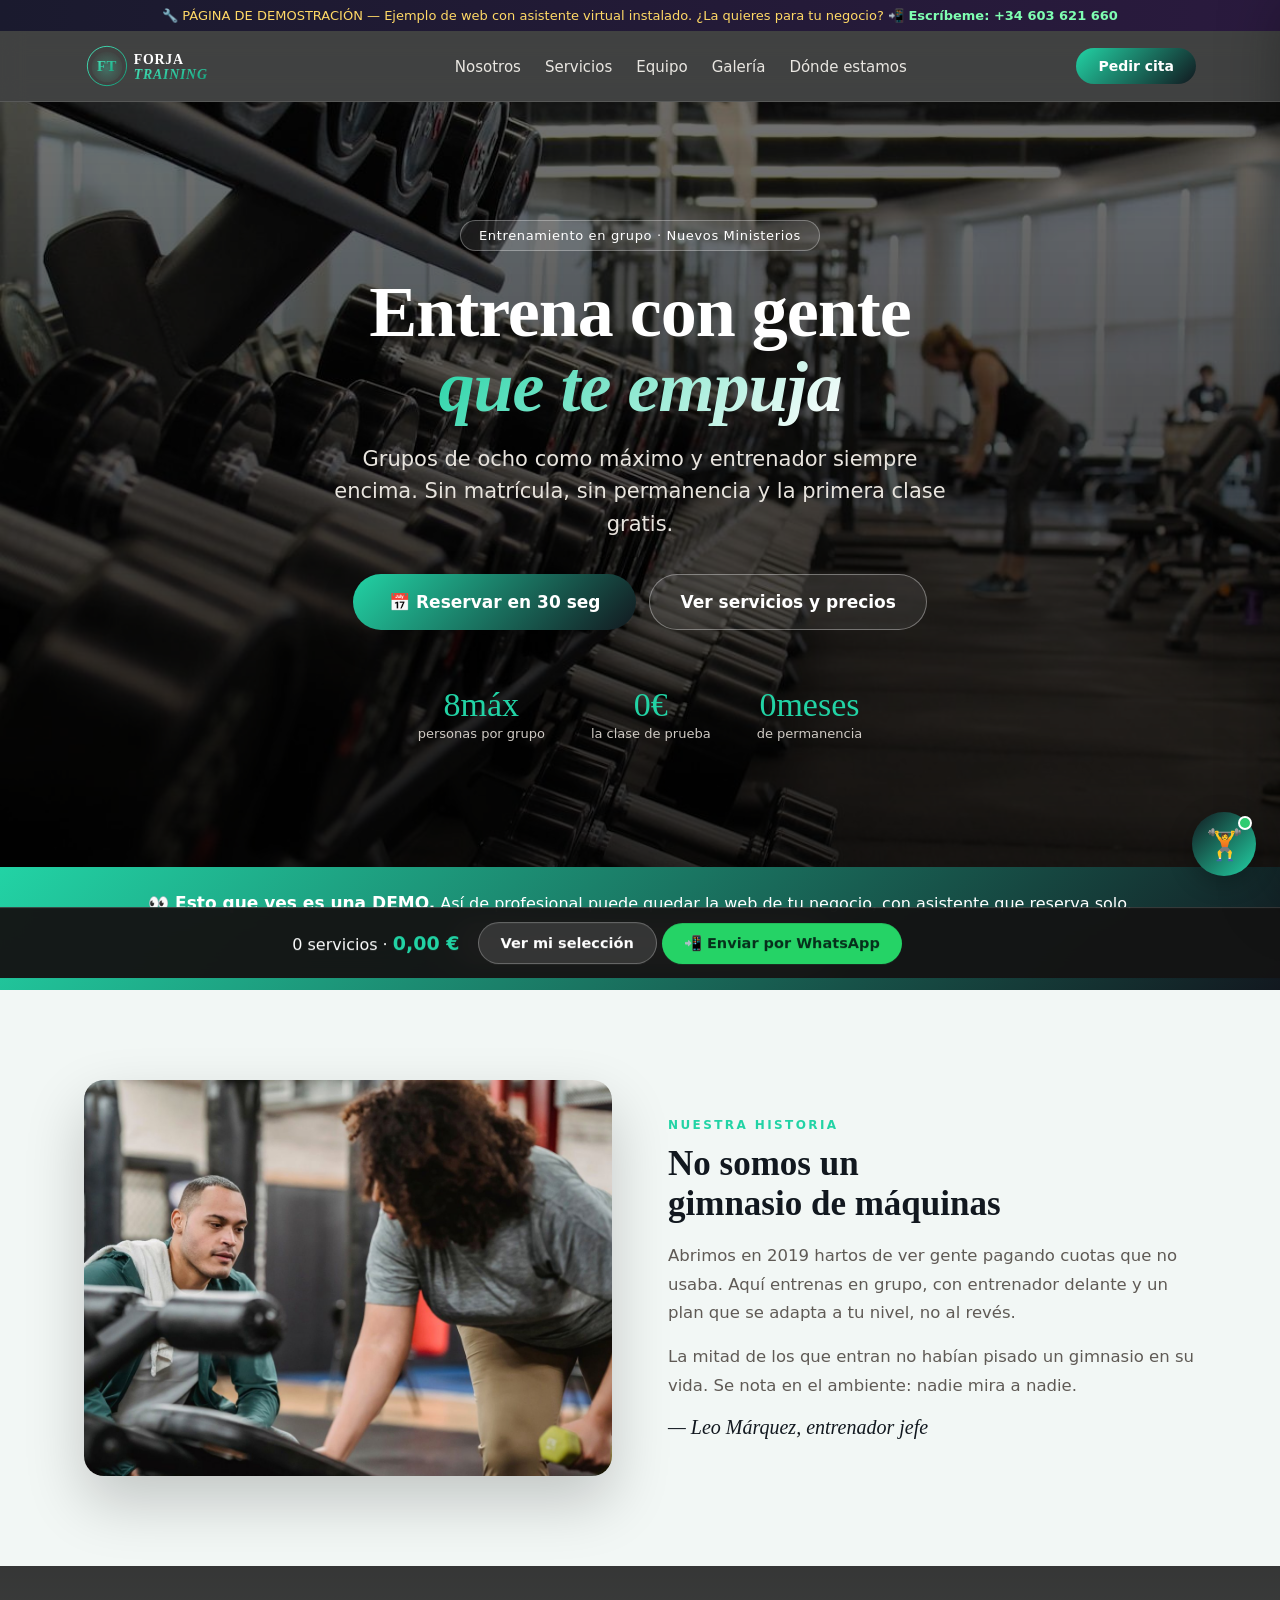
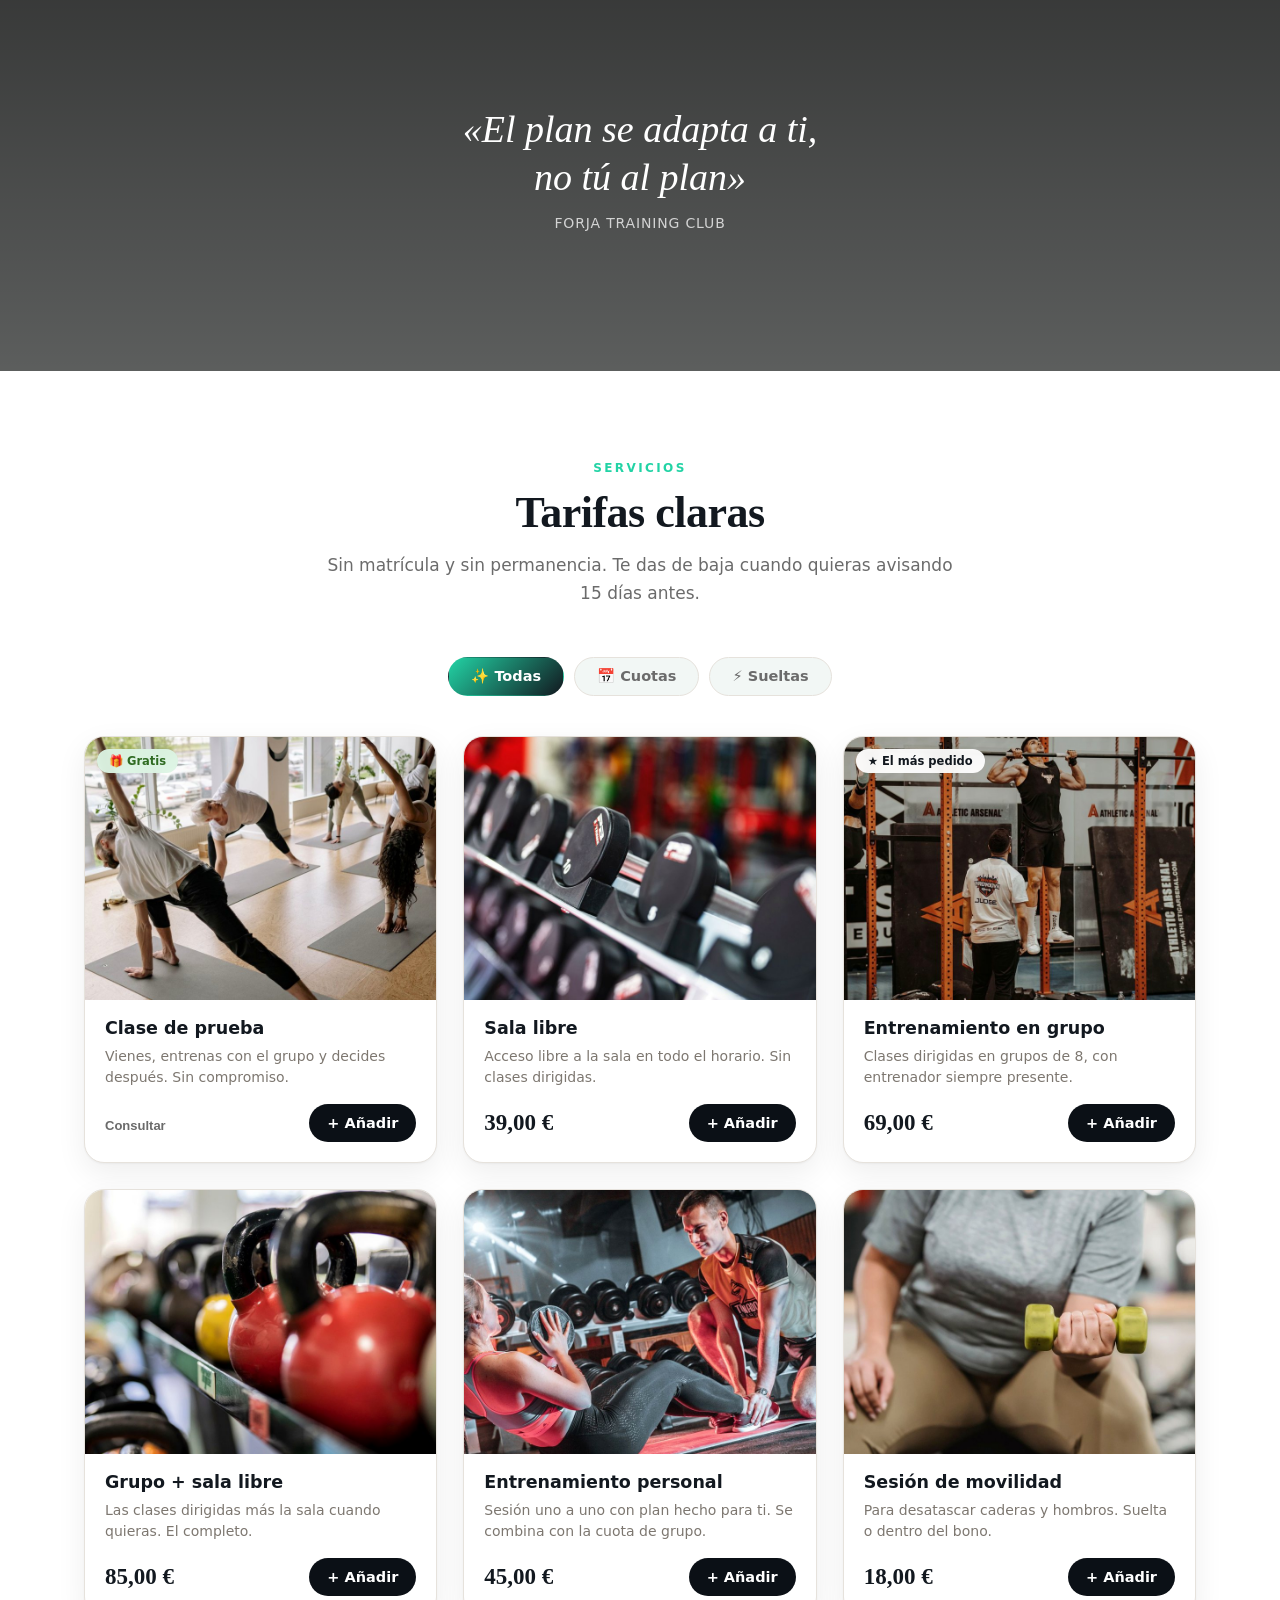
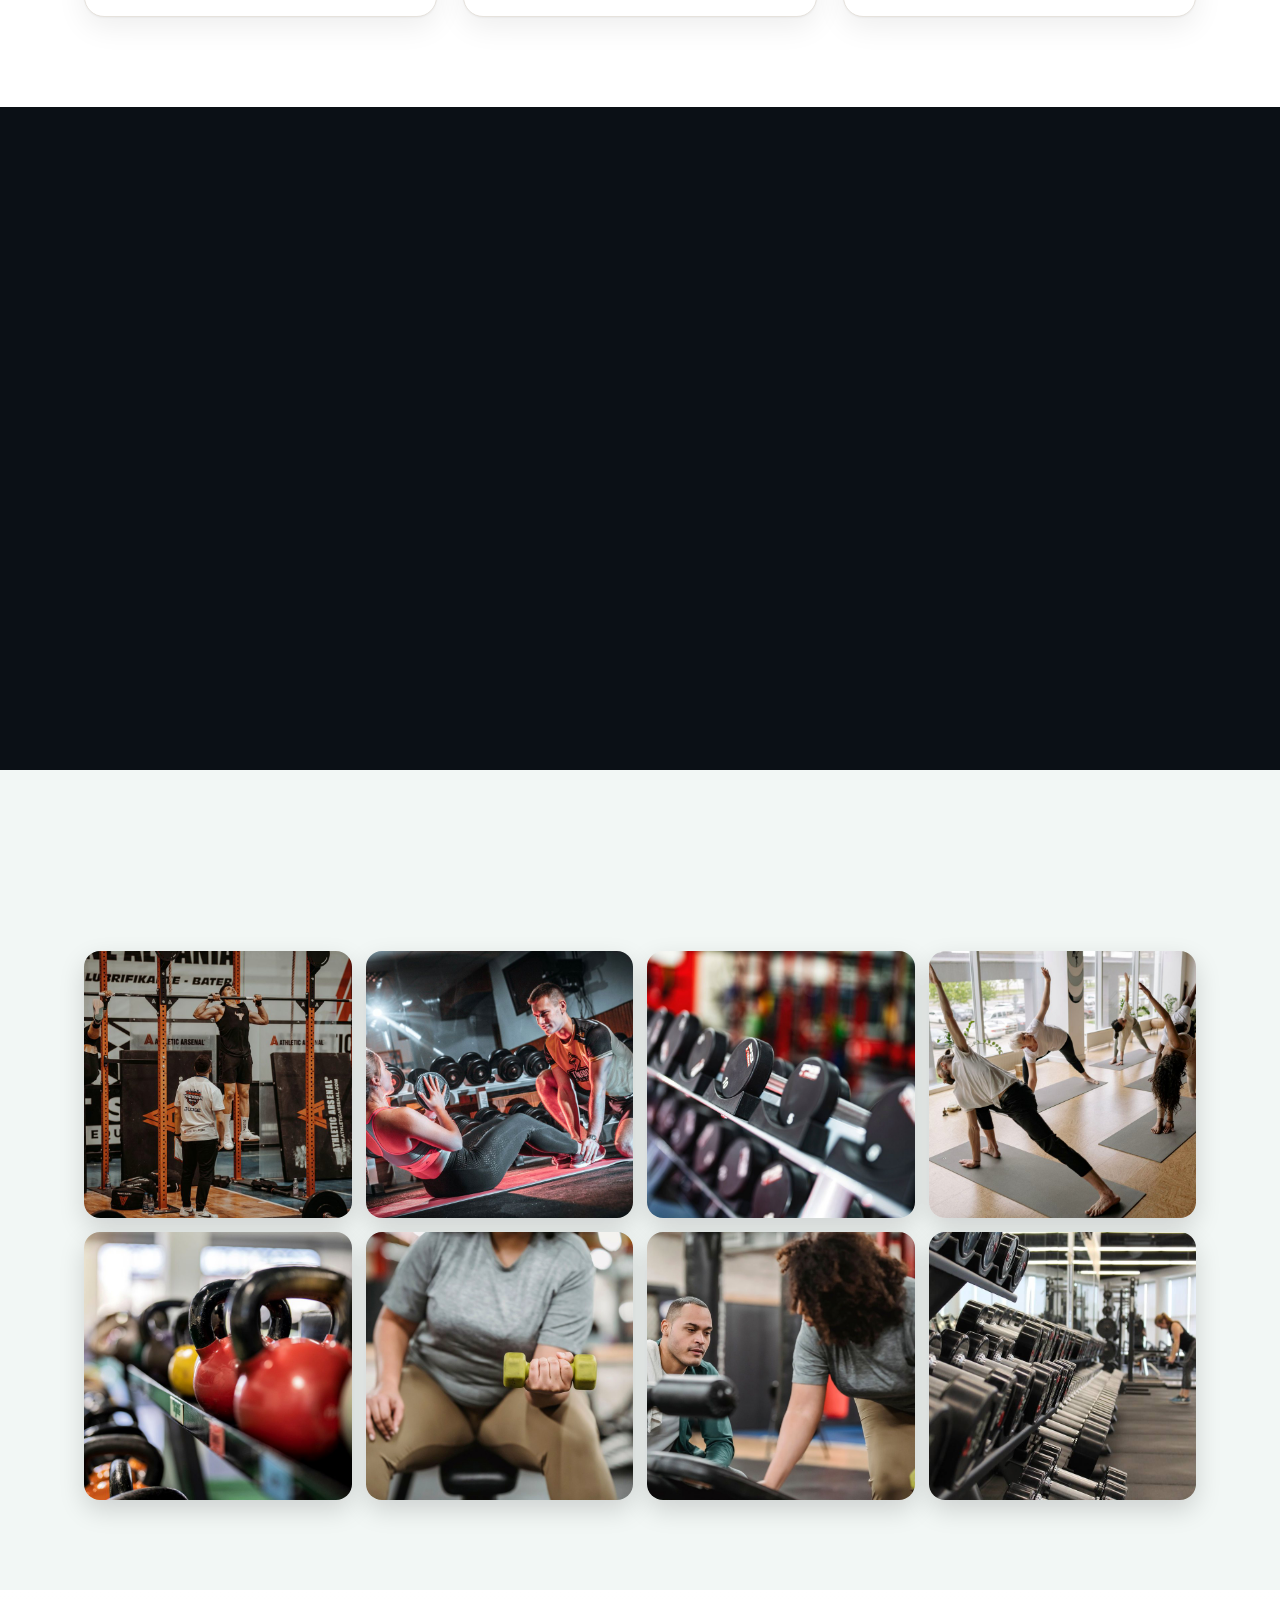
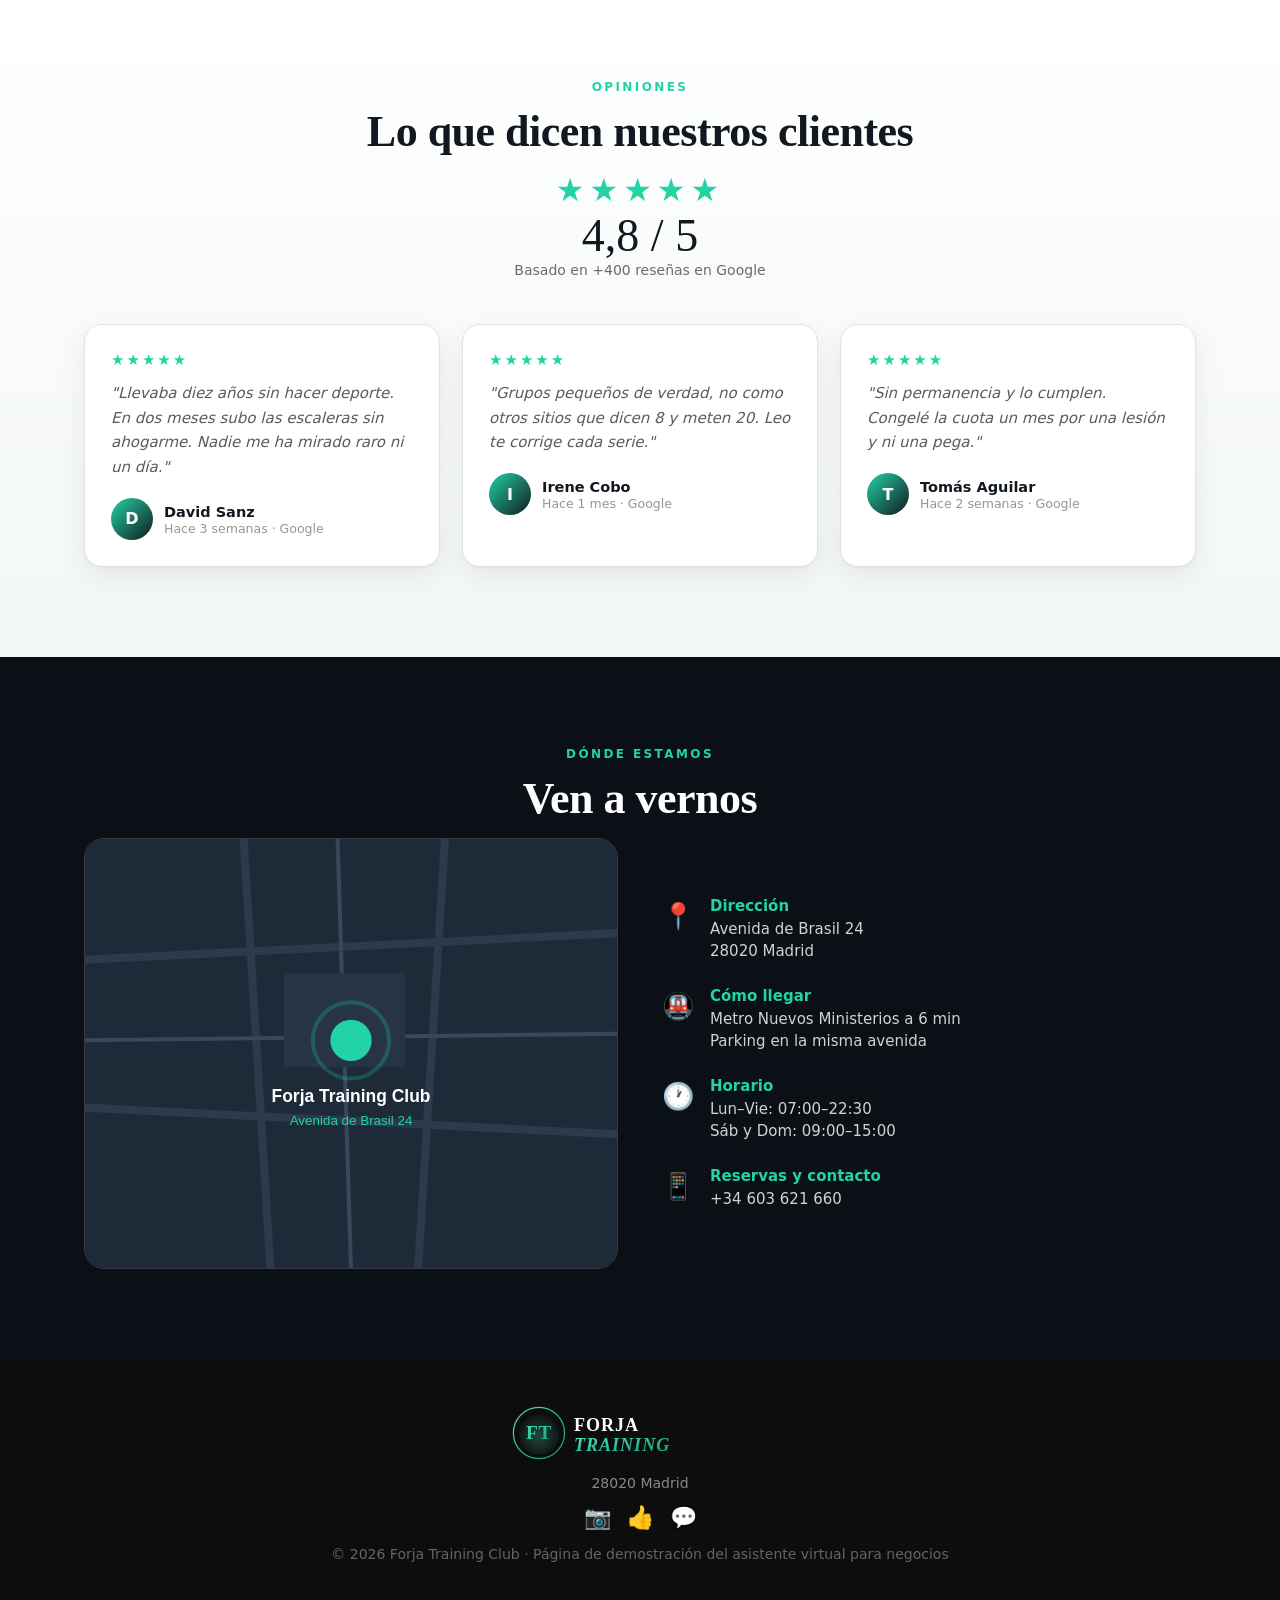
<file: demo-gimnasio.html>
<!DOCTYPE html>
<html lang="es">
<head>
  <meta charset="UTF-8">
  <meta name="viewport" content="width=device-width, initial-scale=1.0">
  <script async src="https://www.googletagmanager.com/gtag/js?id=G-66WBS8187W"></script>
  <script>window.dataLayer=window.dataLayer||[];function gtag(){dataLayer.push(arguments);}gtag('js',new Date());gtag('config','G-66WBS8187W');</script>
  <title>Forja Training Club — Entrenamiento en grupo, Madrid</title>
  <meta name="description" content="Gimnasio de entrenamiento funcional en Avenida de Brasil. Grupos de 8, sin permanencia y primera clase gratis.">
  <link rel="icon" href="data:image/svg+xml,%3Csvg xmlns='http://www.w3.org/2000/svg' viewBox='0 0 100 100'%3E%3Ctext y='.9em' font-size='90'%3E🏋️%3C/text%3E%3C/svg%3E">
  <meta property="og:type" content="website">
  <meta property="og:title" content="Forja Training Club">
  <meta property="og:description" content="Gimnasio de entrenamiento funcional en Avenida de Brasil. Grupos de 8, sin permanencia y primera clase gratis.">
  <meta property="og:image" content="https://tuasistente24.com/img/gimnasio/hero.jpg">
<style>
  :root{
    --pri:#22D3A5; --sec:#12181F; --osc:#0b1016; --crema:#f2f7f5; --texto:#12181F;
    --gris:#6b6b6b; --linea:#e6e2dc; --blanco:#fff;
    --sombra:0 1px 2px rgba(0,0,0,.04), 0 10px 30px rgba(0,0,0,.07);
    --sombra-alta:0 26px 60px rgba(0,0,0,.2);
  }
  *{margin:0;padding:0;box-sizing:border-box}
  html{scroll-behavior:smooth;overflow-x:hidden}
  body{font-family:'Segoe UI',system-ui,-apple-system,sans-serif;color:var(--texto);background:var(--crema);padding-bottom:0}
  h1,h2,h3{font-family:'Playfair Display',Georgia,'Times New Roman',serif;font-weight:700;text-wrap:balance}
  a{color:inherit} img{max-width:100%;display:block} button{font-family:inherit}
  .contenedor{max-width:1160px;margin:0 auto;padding:0 24px}

  #progreso{position:fixed;top:0;left:0;height:3px;width:0%;z-index:9998;background:linear-gradient(90deg,var(--pri),var(--sec));transition:width .1s linear}
  #preloader{position:fixed;inset:0;background:var(--osc);z-index:10000;display:grid;place-items:center;transition:opacity .6s,visibility .6s}
  #preloader.oculto{opacity:0;visibility:hidden}
  #preloader img{width:min(280px,62vw);opacity:0;animation:apar .9s ease .25s forwards}
  @keyframes apar{to{opacity:1}}

  .aviso-demo{background:linear-gradient(90deg,#1a1a2e,#2a1a3e);color:#ffd966;font-size:13px;text-align:center;padding:8px 14px;position:relative;z-index:500}
  .aviso-demo a{color:#7fffb2;font-weight:700;text-decoration:none}

  nav{background:rgba(15,15,15,.78);backdrop-filter:blur(12px);position:sticky;top:0;z-index:400;border-bottom:1px solid rgba(255,255,255,.12);transition:background .3s}
  nav.compacta{background:rgba(15,15,15,.96)}
  nav .contenedor{display:flex;align-items:center;justify-content:space-between;height:70px}
  .marca img{height:46px;width:auto}
  footer .marca img{height:60px;margin:0 auto}
  nav ul{list-style:none;display:flex;gap:24px}
  nav ul a{color:#e9e6e1;text-decoration:none;font-size:15px;position:relative}
  nav ul a::after{content:"";position:absolute;left:0;bottom:-5px;width:0;height:2px;background:var(--pri);transition:width .25s}
  nav ul a:hover{color:var(--pri)} nav ul a:hover::after{width:100%}
  .btn-nav{background:linear-gradient(135deg,var(--pri),var(--sec));color:#fff;padding:10px 22px;border-radius:999px;font-weight:700;font-size:14px;border:none;cursor:pointer;transition:transform .18s}
  .btn-nav:hover{transform:translateY(-2px)}
  @media(max-width:900px){nav ul{display:none}}

  header.hero{position:relative;color:#fff;text-align:center;padding:118px 24px 126px;overflow:hidden;
    background:linear-gradient(180deg,rgba(0,0,0,.55),rgba(0,0,0,.82)),url('img/gimnasio/hero.jpg') center/cover no-repeat}
  .hero-inner{position:relative;z-index:2;opacity:0;transform:translateY(30px);animation:heroin 1s ease .3s forwards}
  @keyframes heroin{to{opacity:1;transform:none}}
  .chip{display:inline-block;background:rgba(255,255,255,.1);border:1px solid rgba(255,255,255,.3);color:#fff;padding:7px 18px;border-radius:999px;font-size:13px;letter-spacing:.05em;margin-bottom:24px}
  .hero h1{font-size:clamp(38px,7.5vw,72px);line-height:1.04;margin-bottom:18px;letter-spacing:-1px}
  .hero h1 span{background:linear-gradient(135deg,var(--pri),#fff);-webkit-background-clip:text;background-clip:text;-webkit-text-fill-color:transparent;font-style:italic}
  .hero p.sub{font-size:clamp(16px,2.3vw,21px);color:#e8e4de;max-width:640px;margin:0 auto 34px;line-height:1.55}
  .hero-cta{display:flex;gap:13px;justify-content:center;flex-wrap:wrap}
  .btn-pri{background:linear-gradient(135deg,var(--pri),var(--sec));color:#fff;padding:17px 36px;border-radius:999px;font-size:17px;font-weight:700;border:none;cursor:pointer;text-decoration:none;box-shadow:0 10px 30px rgba(0,0,0,.35);transition:transform .18s}
  .btn-pri:hover{transform:translateY(-3px) scale(1.02)}
  .btn-fan{background:rgba(255,255,255,.07);color:#fff;padding:17px 30px;border-radius:999px;font-size:17px;font-weight:600;text-decoration:none;border:1.5px solid rgba(255,255,255,.35);transition:all .2s}
  .btn-fan:hover{border-color:var(--pri);background:rgba(255,255,255,.14)}
  .hero-stats{display:flex;gap:46px;justify-content:center;margin-top:56px;flex-wrap:wrap}
  .hero-stats .num{font-family:'Playfair Display',Georgia,serif;font-size:34px;color:var(--pri);font-variant-numeric:tabular-nums}
  .hero-stats .lab{font-size:13px;color:#cfcac4;margin-top:2px}

  .banda-venta{background:linear-gradient(135deg,var(--pri),var(--sec));color:#fff;text-align:center;padding:26px 24px}
  .banda-venta b{font-size:17px}
  .banda-venta a{display:inline-block;margin-top:10px;background:#fff;color:var(--sec);padding:11px 26px;border-radius:999px;font-weight:700;text-decoration:none;transition:transform .16s}
  .banda-venta a:hover{transform:scale(1.05)}

  section{padding:90px 0}
  .eyebrow{text-align:center;text-transform:uppercase;letter-spacing:.2em;font-size:12px;font-weight:700;color:var(--pri);margin-bottom:12px}
  .titulo-seccion{text-align:center;font-size:clamp(29px,4.4vw,44px);margin-bottom:14px;letter-spacing:-.5px}
  .intro-seccion{text-align:center;max-width:640px;margin:0 auto 50px;color:var(--gris);font-size:17px;line-height:1.6}
  .reveal{opacity:0;transform:translateY(38px);transition:opacity .7s cubic-bezier(.2,.7,.2,1),transform .7s cubic-bezier(.2,.7,.2,1)}
  .reveal.in{opacity:1;transform:none}

  .dos{display:grid;grid-template-columns:1fr 1fr;gap:56px;align-items:center}
  @media(max-width:820px){.dos{grid-template-columns:1fr;gap:32px}}
  .foto-grande{aspect-ratio:4/3;border-radius:20px;overflow:hidden;position:relative;box-shadow:var(--sombra-alta)}
  .foto-grande img{width:100%;height:100%;object-fit:cover;transition:transform 9s ease}
  .foto-grande:hover img{transform:scale(1.07)}
  .dos h2{font-size:35px;margin-bottom:18px}
  .dos p{color:#5f5a55;line-height:1.75;margin-bottom:15px;font-size:16.5px}
  .firma{font-family:'Playfair Display',Georgia,serif;font-style:italic;color:var(--sec);font-size:20px;margin-top:10px}

  .banda-frase{position:relative;padding:140px 24px;text-align:center;color:#fff;
    background:url('img/gimnasio/equipo.jpg') center/cover fixed no-repeat}
  @supports(-webkit-touch-callout:none){.banda-frase{background-attachment:scroll}}
  .banda-frase::before{content:"";position:absolute;inset:0;background:linear-gradient(180deg,rgba(0,0,0,.78),rgba(0,0,0,.62))}
  .banda-frase .contenedor{position:relative;z-index:1}
  .frase{font-family:'Playfair Display',Georgia,serif;font-size:clamp(23px,3.8vw,38px);line-height:1.25;max-width:20ch;margin:0 auto 14px;font-style:italic}
  .frase-firma{opacity:.75;font-size:14px;letter-spacing:.06em;text-transform:uppercase}

  .serv-seccion{background:#fff}
  .categorias{display:flex;gap:10px;justify-content:center;flex-wrap:wrap;margin-bottom:40px}
  .cat-pill{background:var(--crema);border:1.5px solid var(--linea);padding:10px 22px;border-radius:999px;font-size:14.5px;color:var(--gris);cursor:pointer;transition:all .2s;font-weight:600}
  .cat-pill:hover{border-color:var(--pri);color:var(--pri)}
  .cat-pill.activa{background:linear-gradient(135deg,var(--pri),var(--sec));color:#fff;border-color:transparent}
  .serv-grid{display:grid;grid-template-columns:repeat(3,1fr);gap:26px}
  @media(max-width:980px){.serv-grid{grid-template-columns:repeat(2,1fr)}}
  @media(max-width:620px){.serv-grid{grid-template-columns:1fr}}
  .serv{background:#fff;border:1px solid var(--linea);border-radius:20px;overflow:hidden;display:flex;flex-direction:column;box-shadow:var(--sombra);transition:transform .3s cubic-bezier(.2,.7,.2,1),box-shadow .3s,border-color .3s}
  .serv:hover{transform:translateY(-7px);box-shadow:var(--sombra-alta);border-color:var(--pri)}
  .serv.ocultar{display:none}
  .serv .foto{position:relative;aspect-ratio:4/3;overflow:hidden;background:var(--crema)}
  .serv .foto img{width:100%;height:100%;object-fit:cover;transition:transform .6s cubic-bezier(.2,.7,.2,1)}
  .serv:hover .foto img{transform:scale(1.07)}
  .serv .etq{position:absolute;top:12px;left:12px;font-size:11.5px;font-weight:800;padding:5px 12px;border-radius:999px;backdrop-filter:blur(6px)}
  .etq.top{background:rgba(255,255,255,.94);color:var(--sec)}
  .etq.veg{background:rgba(220,245,228,.94);color:#2f6b22}
  .serv .cuerpo{padding:18px 20px 20px;display:flex;flex-direction:column;flex:1}
  .serv .nombre{font-weight:700;font-size:17.5px;line-height:1.25;margin-bottom:6px}
  .serv .desc{color:#7d7770;font-size:14px;line-height:1.5;flex:1;margin-bottom:16px}
  .serv .pie{display:flex;align-items:center;justify-content:space-between;gap:12px}
  .serv .precio{font-family:'Playfair Display',Georgia,serif;font-weight:700;color:var(--sec);font-size:23px;font-variant-numeric:tabular-nums}
  .serv .precio small{font-size:13px;color:var(--gris);font-family:'Segoe UI',sans-serif}
  .btn-add{background:var(--osc);color:#fff;border:none;cursor:pointer;font-weight:700;font-size:14.5px;padding:11px 18px;border-radius:999px;transition:background .2s,transform .16s}
  .btn-add:hover{background:var(--sec);transform:scale(1.05)}
  .cantidad{display:flex;align-items:center;gap:11px;background:var(--crema);border:1px solid var(--linea);border-radius:999px;padding:5px 8px}
  .cantidad button{width:29px;height:29px;border-radius:50%;border:none;cursor:pointer;background:#fff;font-size:17px;font-weight:700;line-height:1;box-shadow:0 2px 6px rgba(0,0,0,.12)}
  .cantidad button:hover{background:var(--sec);color:#fff}
  .cantidad .n{min-width:18px;text-align:center;font-weight:800}

  .equipo-seccion{background:var(--osc);color:#fff}
  .equipo-seccion h2{color:#fff}
  .equipo-seccion p{color:#d5d1cc}
  .equipo-datos{display:grid;grid-template-columns:repeat(2,1fr);gap:18px;margin-top:26px}
  .dato{background:rgba(255,255,255,.06);border:1px solid rgba(255,255,255,.14);border-radius:14px;padding:16px 18px}
  .dato b{display:block;font-family:'Playfair Display',Georgia,serif;font-size:25px;color:var(--pri);line-height:1}
  .dato span{font-size:13.5px;color:#c9c5c0}

  .galeria-grid{display:grid;grid-template-columns:repeat(4,1fr);gap:14px}
  @media(max-width:760px){.galeria-grid{grid-template-columns:repeat(2,1fr)}}
  .gal{aspect-ratio:1;border-radius:16px;position:relative;overflow:hidden;box-shadow:0 10px 26px rgba(0,0,0,.15)}
  .gal img{position:absolute;inset:0;width:100%;height:100%;object-fit:cover;transition:transform .45s}
  .gal:hover img{transform:scale(1.12)}
  .gal .cap{position:absolute;bottom:0;left:0;right:0;z-index:3;padding:12px;font-size:12.5px;font-weight:700;color:#fff;background:linear-gradient(transparent,rgba(0,0,0,.8));font-family:'Segoe UI',sans-serif;transform:translateY(101%);transition:transform .3s}
  .gal:hover .cap{transform:translateY(0)}

  .op-seccion{background:linear-gradient(180deg,#fff,var(--crema))}
  .rating-top{text-align:center;margin-bottom:46px}
  .rating-top .estrellas{color:var(--pri);font-size:32px;letter-spacing:5px}
  .rating-top .nota{font-family:'Playfair Display',Georgia,serif;font-size:46px}
  .rating-top .fuente{color:var(--gris);font-size:14px}
  .op-grid{display:grid;grid-template-columns:repeat(3,1fr);gap:22px}
  @media(max-width:820px){.op-grid{grid-template-columns:1fr}}
  .opinion{background:#fff;border:1px solid var(--linea);border-radius:18px;padding:26px;box-shadow:var(--sombra);transition:transform .25s}
  .opinion:hover{transform:translateY(-6px)}
  .opinion .est{color:var(--pri);font-size:15px;letter-spacing:2px;margin-bottom:12px}
  .opinion p{color:#5f5a55;font-size:15px;line-height:1.65;font-style:italic;margin-bottom:18px}
  .opinion .autor{display:flex;align-items:center;gap:11px}
  .opinion .avatar{width:42px;height:42px;border-radius:50%;background:linear-gradient(135deg,var(--pri),var(--sec));color:#fff;display:grid;place-items:center;font-weight:700}
  .opinion .autor b{font-size:14.5px}
  .opinion .autor small{display:block;color:#9a948d;font-size:12.5px}

  .ubi-seccion{background:var(--osc);color:#fff}
  .ubi-seccion .titulo-seccion{color:#fff}
  .ubi-grid{display:grid;grid-template-columns:1fr 1fr;gap:44px}
  @media(max-width:820px){.ubi-grid{grid-template-columns:1fr}}
  .mapa{border-radius:20px;overflow:hidden;min-height:320px;border:1px solid rgba(255,255,255,.18)}
  .info-contacto{display:flex;flex-direction:column;gap:24px;justify-content:center}
  .info-item{display:flex;gap:16px;align-items:flex-start}
  .info-item .ico{font-size:26px}
  .info-item b{display:block;color:var(--pri);font-size:15px;margin-bottom:3px}
  .info-item span,.info-item a{color:#d5d1cc;font-size:15px;line-height:1.5;text-decoration:none}

  footer{background:#0d0d0d;color:#8d8880;text-align:center;padding:44px 24px 120px;font-size:14px}
  .redes{display:flex;gap:16px;justify-content:center;margin:14px 0;font-size:22px}
  .redes a{text-decoration:none;transition:transform .2s;display:inline-block}
  .redes a:hover{transform:scale(1.25)}

  #barra{position:fixed;left:0;right:0;bottom:0;z-index:9995;background:rgba(20,20,20,.97);backdrop-filter:blur(14px);color:#fff;padding:14px 24px;display:flex;align-items:center;justify-content:center;gap:18px;flex-wrap:wrap;border-top:1px solid rgba(255,255,255,.16);transform:translateY(110%);transition:transform .4s cubic-bezier(.2,.7,.2,1)}
  #barra.ver{transform:none}
  #barra .resumen b{color:var(--pri);font-size:19px}
  #barra button{border:none;cursor:pointer;font-weight:700;font-size:14.5px;padding:12px 22px;border-radius:999px;transition:transform .16s}
  #barra button:hover{transform:translateY(-2px)}
  .btn-ver{background:rgba(255,255,255,.12);color:#fff;border:1px solid rgba(255,255,255,.28)!important}
  .btn-wa{background:#25D366;color:#06301b}
  @media(min-width:721px){#barra{padding-right:110px}}
  @media(max-width:720px){#barra{flex-direction:column;gap:10px;padding-bottom:18px}#barra .acciones{width:100%;display:flex;gap:10px}#barra button{flex:1}}

  #fondo{position:fixed;inset:0;background:rgba(0,0,0,.55);z-index:9996;opacity:0;visibility:hidden;transition:opacity .3s,visibility .3s}
  #fondo.ver{opacity:1;visibility:visible}
  #panel{position:fixed;right:0;top:0;bottom:0;width:min(420px,100%);background:var(--crema);z-index:9997;transform:translateX(105%);transition:transform .4s cubic-bezier(.2,.7,.2,1);display:flex;flex-direction:column;box-shadow:-20px 0 60px rgba(0,0,0,.3)}
  #panel.ver{transform:none}
  #panel .cab{background:var(--osc);color:#fff;padding:20px 22px;display:flex;align-items:center;justify-content:space-between}
  #panel .cab h3{font-size:20px;color:var(--pri)}
  #panel .cab .x{background:none;border:none;color:#fff;font-size:24px;cursor:pointer}
  #panel .lista{flex:1;overflow-y:auto;padding:18px 22px}
  .vacio{color:var(--gris);text-align:center;padding:50px 10px;font-size:15px}
  .linea{display:flex;gap:12px;align-items:center;padding:13px 0;border-bottom:1px solid var(--linea)}
  .linea img{width:56px;height:56px;border-radius:11px;object-fit:cover;flex-shrink:0}
  .linea .n{flex:1;font-size:14.5px;font-weight:600;line-height:1.3}
  .linea .n small{display:block;color:var(--gris);font-weight:400;font-size:13px;margin-top:2px}
  .linea .ctrl{display:flex;align-items:center;gap:8px}
  .linea .ctrl button{width:26px;height:26px;border-radius:50%;border:1px solid var(--linea);background:#fff;cursor:pointer;font-weight:700}
  .linea .ctrl button:hover{background:var(--sec);color:#fff}
  .linea .imp{font-weight:800;color:var(--sec);min-width:62px;text-align:right;font-size:15px}
  #panel .pie{border-top:1px solid var(--linea);padding:18px 22px 22px;background:#fff}
  #panel .total{display:flex;justify-content:space-between;align-items:baseline;margin-bottom:14px;font-size:16px}
  #panel .total b{font-family:'Playfair Display',Georgia,serif;font-size:30px}
  #panel .pie .btn-wa{width:100%;padding:15px;font-size:16px;border:none;border-radius:14px;font-weight:800;cursor:pointer}
  #panel .pie .btn-chat{width:100%;margin-top:9px;padding:13px;font-size:15px;border:1px solid var(--linea);border-radius:14px;background:#fff;font-weight:700;cursor:pointer}
  .nota-demo{font-size:12.5px;color:var(--gris);text-align:center;margin-top:12px;line-height:1.45}

  @media(prefers-reduced-motion:reduce){
    *,*::before,*::after{animation:none!important;transition:none!important}
    .reveal{opacity:1;transform:none}
    #barra.ver,#panel.ver{transform:none}
  }
</style>
</head>
<body>

<div id="preloader"><img src="img/gimnasio/logo.svg" alt="Forja Training Club"></div>
<div id="progreso"></div>

<div class="aviso-demo">
  🔧 PÁGINA DE DEMOSTRACIÓN — Ejemplo de web con asistente virtual instalado. ¿La quieres para tu negocio?
  <a href="https://wa.me/34603621660?text=Hola%2C%20vi%20la%20demo%20y%20quiero%20un%20asistente%20virtual%20para%20mi%20negocio" target="_blank" rel="noopener noreferrer">📲 Escríbeme: +34 603 621 660</a>
</div>

<nav id="nav">
  <div class="contenedor">
    <a class="marca" href="#" aria-label="Forja Training Club"><img src="img/gimnasio/logo.svg" alt="Forja Training Club"></a>
    <ul>
      <li><a href="#historia">Nosotros</a></li>
      <li><a href="#servicios">Servicios</a></li>
      <li><a href="#equipo">Equipo</a></li>
      <li><a href="#galeria">Galería</a></li>
      <li><a href="#ubicacion">Dónde estamos</a></li>
    </ul>
    <button class="btn-nav" onclick="abrirChat()">Pedir cita</button>
  </div>
</nav>

<header class="hero">
  <div class="contenedor hero-inner">
    <div class="chip">Entrenamiento en grupo · Nuevos Ministerios</div>
    <h1>Entrena con gente<br><span>que te empuja</span></h1>
    <p class="sub">Grupos de ocho como máximo y entrenador siempre encima. Sin matrícula, sin permanencia y la primera clase gratis.</p>
    <div class="hero-cta">
      <button class="btn-pri" onclick="abrirChat()">📅 Reservar en 30 seg</button>
      <a class="btn-fan" href="#servicios">Ver servicios y precios</a>
    </div>
    <div class="hero-stats">
      <div><div class="num" data-contador="8" data-sufijo="máx">0máx</div><div class="lab">personas por grupo</div></div>
      <div><div class="num" data-contador="0" data-sufijo="€">0€</div><div class="lab">la clase de prueba</div></div>
      <div><div class="num" data-contador="0" data-sufijo="meses">0meses</div><div class="lab">de permanencia</div></div>
    </div>
  </div>
</header>

<div class="banda-venta">
  <b>👀 Esto que ves es una DEMO.</b> Así de profesional puede quedar la web de tu negocio, con asistente que reserva solo.
  <br><a href="https://wa.me/34603621660?text=Hola%2C%20quiero%20una%20web%20con%20asistente%20como%20la%20demo" target="_blank" rel="noopener noreferrer">Quiero una igual para mi negocio →</a>
</div>

<section id="historia">
  <div class="contenedor dos">
    <div class="foto-grande reveal"><img src="img/gimnasio/equipo.jpg" alt="Forja Training Club"></div>
    <div class="reveal">
      <div class="eyebrow" style="text-align:left">Nuestra historia</div>
      <h2>No somos un gimnasio de máquinas</h2>
      <p>Abrimos en 2019 hartos de ver gente pagando cuotas que no usaba. Aquí entrenas en grupo, con entrenador delante y un plan que se adapta a tu nivel, no al revés.</p>
      <p>La mitad de los que entran no habían pisado un gimnasio en su vida. Se nota en el ambiente: nadie mira a nadie.</p>
      <div class="firma">— Leo Márquez, entrenador jefe</div>
    </div>
  </div>
</section>

<section class="banda-frase">
  <div class="contenedor">
    <p class="frase">«El plan se adapta a ti, no tú al plan»</p>
    <div class="frase-firma">Forja Training Club</div>
  </div>
</section>

<section id="servicios" class="serv-seccion">
  <div class="contenedor">
    <div class="eyebrow reveal">Servicios</div>
    <h2 class="titulo-seccion reveal">Tarifas claras</h2>
    <p class="intro-seccion reveal">Sin matrícula y sin permanencia. Te das de baja cuando quieras avisando 15 días antes.</p>
    <div class="categorias reveal">
      <span class="cat-pill activa" data-filtro="todas">✨ Todas</span>
      <span class="cat-pill" data-filtro="mes">📅 Cuotas</span>
      <span class="cat-pill" data-filtro="suelto">⚡ Sueltas</span>
    </div>
    <div class="serv-grid reveal" id="rejilla"></div>
  </div>
</section>

<section id="equipo" class="equipo-seccion">
  <div class="contenedor dos">
    <div class="foto-grande reveal"><img src="img/gimnasio/hero.jpg" alt="Equipo de Forja Training Club"></div>
    <div class="reveal">
      <div class="eyebrow" style="text-align:left">El equipo</div>
      <h2>Un entrenador<br>por cada ocho</h2>
      <p>Somos cuatro entrenadores y ninguno lleva más de ocho personas a la vez. Si haces mal un movimiento, alguien te lo corrige — que es exactamente para lo que pagas.</p>
      <p>Leo lleva doce años entrenando y es quien diseña los planes. No hay rutinas fotocopiadas.</p>
      <div class="equipo-datos">
        <div class="dato"><b>8 máx</b><span>por grupo</span></div>
        <div class="dato"><b>4 entrenadores</b><span>siempre en sala</span></div>
        <div class="dato"><b>0 €</b><span>de matrícula</span></div>
        <div class="dato"><b>15 días</b><span>para darte de baja</span></div>
      </div>
    </div>
  </div>
</section>

<section id="galeria">
  <div class="contenedor">
    <div class="eyebrow reveal">Galería</div>
    <h2 class="titulo-seccion reveal">Un vistazo a la casa</h2>
    <div class="galeria-grid reveal">
      <div class="gal"><img src="img/gimnasio/s1.jpg" alt="Entrenamiento funcional" loading="lazy"><div class="cap">Entrenamiento funcional</div></div>
      <div class="gal"><img src="img/gimnasio/s5.jpg" alt="Personal uno a uno" loading="lazy"><div class="cap">Personal uno a uno</div></div>
      <div class="gal"><img src="img/gimnasio/s2.jpg" alt="Sala de fuerza" loading="lazy"><div class="cap">Sala de fuerza</div></div>
      <div class="gal"><img src="img/gimnasio/s6.jpg" alt="Clases en grupo" loading="lazy"><div class="cap">Clases en grupo</div></div>
      <div class="gal"><img src="img/gimnasio/s4.jpg" alt="Material completo" loading="lazy"><div class="cap">Material completo</div></div>
      <div class="gal"><img src="img/gimnasio/s3.jpg" alt="Trabajo de movilidad" loading="lazy"><div class="cap">Trabajo de movilidad</div></div>
      <div class="gal"><img src="img/gimnasio/equipo.jpg" alt="Corrección en directo" loading="lazy"><div class="cap">Corrección en directo</div></div>
      <div class="gal"><img src="img/gimnasio/hero.jpg" alt="La sala" loading="lazy"><div class="cap">La sala</div></div>
    </div>
  </div>
</section>

<section id="opiniones" class="op-seccion">
  <div class="contenedor">
    <div class="eyebrow reveal">Opiniones</div>
    <h2 class="titulo-seccion reveal">Lo que dicen nuestros clientes</h2>
    <div class="rating-top reveal">
      <div class="estrellas">★★★★★</div>
      <div class="nota">4,8 / 5</div>
      <div class="fuente">Basado en +400 reseñas en Google</div>
    </div>
    <div class="op-grid">
      <div class="opinion reveal"><div class="est">★★★★★</div><p>"Llevaba diez años sin hacer deporte. En dos meses subo las escaleras sin ahogarme. Nadie me ha mirado raro ni un día."</p><div class="autor"><div class="avatar">D</div><div><b>David Sanz</b><small>Hace 3 semanas · Google</small></div></div></div>
      <div class="opinion reveal"><div class="est">★★★★★</div><p>"Grupos pequeños de verdad, no como otros sitios que dicen 8 y meten 20. Leo te corrige cada serie."</p><div class="autor"><div class="avatar">I</div><div><b>Irene Cobo</b><small>Hace 1 mes · Google</small></div></div></div>
      <div class="opinion reveal"><div class="est">★★★★★</div><p>"Sin permanencia y lo cumplen. Congelé la cuota un mes por una lesión y ni una pega."</p><div class="autor"><div class="avatar">T</div><div><b>Tomás Aguilar</b><small>Hace 2 semanas · Google</small></div></div></div>
    </div>
  </div>
</section>

<section id="ubicacion" class="ubi-seccion">
  <div class="contenedor">
    <div class="eyebrow reveal">Dónde estamos</div>
    <h2 class="titulo-seccion reveal">Ven a vernos</h2>
    <div class="ubi-grid reveal">
      <div class="mapa">
        <svg viewBox="0 0 400 320" width="100%" height="100%" preserveAspectRatio="xMidYMid slice" role="img" aria-label="Mapa de ubicación">
          <rect width="400" height="320" fill="#1e2a38"/>
          <g stroke="#2c3a4c" stroke-width="6"><line x1="0" y1="90" x2="400" y2="70"/><line x1="0" y1="200" x2="400" y2="220"/><line x1="120" y1="0" x2="140" y2="320"/><line x1="270" y1="0" x2="250" y2="320"/></g>
          <g stroke="#37475c" stroke-width="3"><line x1="0" y1="150" x2="400" y2="145"/><line x1="190" y1="0" x2="200" y2="320"/></g>
          <rect x="150" y="100" width="90" height="70" fill="#263446"/>
          <circle cx="200" cy="150" r="13" fill="#22D3A5"><animate attributeName="r" values="13;17;13" dur="2s" repeatCount="indefinite"/></circle>
          <circle cx="200" cy="150" r="26" fill="none" stroke="#22D3A5" stroke-width="3" opacity="0.5"><animate attributeName="r" values="20;34;20" dur="2s" repeatCount="indefinite"/><animate attributeName="opacity" values=".6;0;.6" dur="2s" repeatCount="indefinite"/></circle>
          <text x="200" y="196" fill="#fff" font-size="13" font-family="sans-serif" text-anchor="middle" font-weight="bold">Forja Training Club</text>
          <text x="200" y="213" fill="#22D3A5" font-size="10" font-family="sans-serif" text-anchor="middle">Avenida de Brasil 24</text>
        </svg>
      </div>
      <div class="info-contacto">
        <div class="info-item"><span class="ico">📍</span><div><b>Dirección</b><span>Avenida de Brasil 24<br>28020 Madrid</span></div></div>
        <div class="info-item"><span class="ico">🚇</span><div><b>Cómo llegar</b><span>Metro Nuevos Ministerios a 6 min<br>Parking en la misma avenida</span></div></div>
        <div class="info-item"><span class="ico">🕐</span><div><b>Horario</b><span>Lun–Vie: 07:00–22:30<br>Sáb y Dom: 09:00–15:00</span></div></div>
        <div class="info-item"><span class="ico">📱</span><div><b>Reservas y contacto</b><a href="https://wa.me/34603621660" target="_blank" rel="noopener noreferrer">+34 603 621 660</a></div></div>
      </div>
    </div>
  </div>
</section>

<footer>
  <div class="marca"><img src="img/gimnasio/logo.svg" alt="Forja Training Club"></div>
  <p style="margin-top:12px">28020 Madrid</p>
  <div class="redes">
    <a href="#" onclick="return false" title="Instagram">📷</a>
    <a href="#" onclick="return false" title="Facebook">👍</a>
    <a href="https://wa.me/34603621660" target="_blank" rel="noopener noreferrer" title="WhatsApp">💬</a>
  </div>
  <p style="margin-top:16px;opacity:.7">© 2026 Forja Training Club · Página de demostración del asistente virtual para negocios</p>
</footer>

<div id="barra">
  <div class="resumen"><span id="res-txt">0</span> · <b id="res-total">0,00 €</b></div>
  <div class="acciones">
    <button class="btn-ver" onclick="abrirPanel()">Ver mi selección</button>
    <button class="btn-wa" onclick="enviar()">📲 Enviar por WhatsApp</button>
  </div>
</div>

<div id="fondo" onclick="cerrarPanel()"></div>
<aside id="panel" aria-label="Tu selección">
  <div class="cab"><h3>Tu selección</h3><button class="x" onclick="cerrarPanel()" aria-label="Cerrar">✕</button></div>
  <div class="lista" id="lista"></div>
  <div class="pie">
    <div class="total"><span>Total</span><b id="total">0,00 €</b></div>
    <button class="btn-wa" onclick="enviar()">📲 Enviarlo por WhatsApp</button>
    <button class="btn-chat" onclick="cerrarPanel();abrirChat()">💬 Prefiero preguntar al asistente</button>
    <p class="nota-demo">Es una demo: se abre tu WhatsApp con el mensaje escrito. No se cobra nada ni se envía a ningún sitio.</p>
  </div>
</aside>

<script>
  const SERVICIOS = [
      {
            "id": "prueba",
            "cat": "suelto",
            "nombre": "Clase de prueba",
            "precio": 0.0,
            "img": "img/gimnasio/s6.jpg",
            "desc": "Vienes, entrenas con el grupo y decides después. Sin compromiso.",
            "etq": "🎁 Gratis",
            "tipo": "veg"
      },
      {
            "id": "sala",
            "cat": "mes",
            "nombre": "Sala libre",
            "precio": 39.0,
            "img": "img/gimnasio/s2.jpg",
            "desc": "Acceso libre a la sala en todo el horario. Sin clases dirigidas.",
            "etq": null,
            "tipo": "top"
      },
      {
            "id": "grupo",
            "cat": "mes",
            "nombre": "Entrenamiento en grupo",
            "precio": 69.0,
            "img": "img/gimnasio/s1.jpg",
            "desc": "Clases dirigidas en grupos de 8, con entrenador siempre presente.",
            "etq": "★ El más pedido",
            "tipo": "top"
      },
      {
            "id": "combo",
            "cat": "mes",
            "nombre": "Grupo + sala libre",
            "precio": 85.0,
            "img": "img/gimnasio/s4.jpg",
            "desc": "Las clases dirigidas más la sala cuando quieras. El completo.",
            "etq": null,
            "tipo": "top"
      },
      {
            "id": "personal",
            "cat": "suelto",
            "nombre": "Entrenamiento personal",
            "precio": 45.0,
            "img": "img/gimnasio/s5.jpg",
            "desc": "Sesión uno a uno con plan hecho para ti. Se combina con la cuota de grupo.",
            "etq": null,
            "tipo": "top"
      },
      {
            "id": "movilidad",
            "cat": "suelto",
            "nombre": "Sesión de movilidad",
            "precio": 18.0,
            "img": "img/gimnasio/s3.jpg",
            "desc": "Para desatascar caderas y hombros. Suelta o dentro del bono.",
            "etq": null,
            "tipo": "top"
      }
];

  const eur = n => n.toFixed(2).replace(".", ",") + " €";
  const sel = {};

  const rejilla = document.getElementById("rejilla");
  rejilla.innerHTML = SERVICIOS.map(s => `
    <article class="serv" data-cat="${s.cat}" data-id="${s.id}">
      <div class="foto">
        <img src="${s.img}" alt="${s.nombre}" loading="lazy">
        ${s.etq ? `<span class="etq ${s.tipo}">${s.etq}</span>` : ""}
      </div>
      <div class="cuerpo">
        <div class="nombre">${s.nombre}</div>
        <div class="desc">${s.desc}</div>
        <div class="pie">
          <span class="precio">${s.precio > 0 ? eur(s.precio) : "<small>Consultar</small>"}</span>
          <span class="zona"></span>
        </div>
      </div>
    </article>`).join("");

  function pintar(id) {
    const z = document.querySelector(`.serv[data-id="${id}"] .zona`);
    if (!z) return;
    const n = sel[id] || 0;
    z.innerHTML = n === 0
      ? `<button class="btn-add" onclick="mas('${id}')">+ Añadir</button>`
      : `<span class="cantidad"><button onclick="menos('${id}')" aria-label="Quitar uno">−</button><span class="n">${n}</span><button onclick="mas('${id}')" aria-label="Añadir uno">+</button></span>`;
  }
  SERVICIOS.forEach(s => pintar(s.id));

  function mas(id) { sel[id] = (sel[id] || 0) + 1; pintar(id); refrescar(); }
  function menos(id) { if (!sel[id]) return; sel[id]--; if (sel[id] <= 0) delete sel[id]; pintar(id); refrescar(); }
  window.mas = mas; window.menos = menos;

  const lineas = () => SERVICIOS.filter(s => sel[s.id]).map(s => ({...s, n: sel[s.id], imp: s.precio * sel[s.id]}));
  const total = () => lineas().reduce((a, l) => a + l.imp, 0);
  const unidades = () => lineas().reduce((a, l) => a + l.n, 0);

  const barra = document.getElementById("barra");
  function refrescar() {
    const u = unidades();
    barra.classList.toggle("ver", u > 0);
    document.getElementById("res-txt").textContent = u + (u === 1 ? " servicio" : " servicios");
    document.getElementById("res-total").textContent = eur(total());
    document.getElementById("total").textContent = eur(total());
    const ls = lineas();
    document.getElementById("lista").innerHTML = ls.length === 0
      ? `<p class="vacio">Todavía no has elegido nada.<br>Vuelve arriba y toca «+ Añadir».</p>`
      : ls.map(l => `
        <div class="linea">
          <img src="${l.img}" alt="">
          <div class="n">${l.nombre}<small>${l.precio > 0 ? eur(l.precio) + " la unidad" : "a consultar"}</small></div>
          <div class="ctrl"><button onclick="menos('${l.id}')">−</button><span>${l.n}</span><button onclick="mas('${l.id}')">+</button></div>
          <div class="imp">${l.precio > 0 ? eur(l.imp) : "—"}</div>
        </div>`).join("");
    if (ls.length === 0) cerrarPanel();
  }
  const abrirPanel = () => { document.getElementById("panel").classList.add("ver"); document.getElementById("fondo").classList.add("ver"); };
  const cerrarPanel = () => { document.getElementById("panel").classList.remove("ver"); document.getElementById("fondo").classList.remove("ver"); };
  window.abrirPanel = abrirPanel; window.cerrarPanel = cerrarPanel;

  function enviar() {
    const ls = lineas();
    if (!ls.length) { abrirPanel(); return; }
    let t = "Hola, me interesa esto de Forja Training Club:\n\n";
    ls.forEach(l => { t += `• ${l.n} x ${l.nombre}` + (l.precio > 0 ? ` — ${eur(l.imp)}` : " — a consultar") + "\n"; });
    if (total() > 0) t += `\nTotal orientativo: ${eur(total())}`;
    window.open("https://wa.me/34603621660?text=" + encodeURIComponent(t), "_blank", "noopener");
  }
  window.enviar = enviar;

  document.querySelectorAll(".cat-pill").forEach(p => p.addEventListener("click", () => {
    document.querySelectorAll(".cat-pill").forEach(x => x.classList.remove("activa"));
    p.classList.add("activa");
    const f = p.dataset.filtro;
    document.querySelectorAll(".serv").forEach(s => s.classList.toggle("ocultar", f !== "todas" && s.dataset.cat !== f));
  }));

  function abrirChat() { const b = document.getElementById("cbn-burbuja"); if (b) b.click(); }
  window.abrirChat = abrirChat;

  addEventListener("load", () => { const p = document.getElementById("preloader"); if (p) setTimeout(() => p.classList.add("oculto"), 600); });

  const nav = document.getElementById("nav"), prog = document.getElementById("progreso");
  addEventListener("scroll", () => {
    const h = document.documentElement;
    prog.style.width = (h.scrollTop / (h.scrollHeight - h.clientHeight) * 100) + "%";
    nav.classList.toggle("compacta", h.scrollTop > 40);
  }, {passive:true});

  if ("IntersectionObserver" in window) {
    const io = new IntersectionObserver(es => es.forEach(e => { if (e.isIntersecting) { e.target.classList.add("in"); io.unobserve(e.target); } }), {threshold:.15});
    document.querySelectorAll(".reveal").forEach(el => io.observe(el));
  } else {
    document.querySelectorAll(".reveal").forEach(el => el.classList.add("in"));
  }

  const ioc = new IntersectionObserver(es => es.forEach(e => {
    if (!e.isIntersecting) return;
    ioc.unobserve(e.target);
    const el = e.target, fin = parseFloat(el.dataset.contador), dec = el.dataset.decimal ? 1 : 0, suf = el.dataset.sufijo || "";
    let t0 = null;
    const paso = ts => {
      if (!t0) t0 = ts;
      const p = Math.min((ts - t0) / 1400, 1);
      el.textContent = (fin * (1 - Math.pow(1 - p, 3))).toFixed(dec).replace(".", ",") + suf;
      if (p < 1) requestAnimationFrame(paso);
    };
    requestAnimationFrame(paso);
  }), {threshold:.6});
  document.querySelectorAll("[data-contador]").forEach(el => ioc.observe(el));

  refrescar();
</script>

<link rel="stylesheet" href="widget.css?v=8">
<script src="config-gimnasio.js?v=8"></script>
<script src="widget.js?v=8"></script>
</body>
</html>
</file>
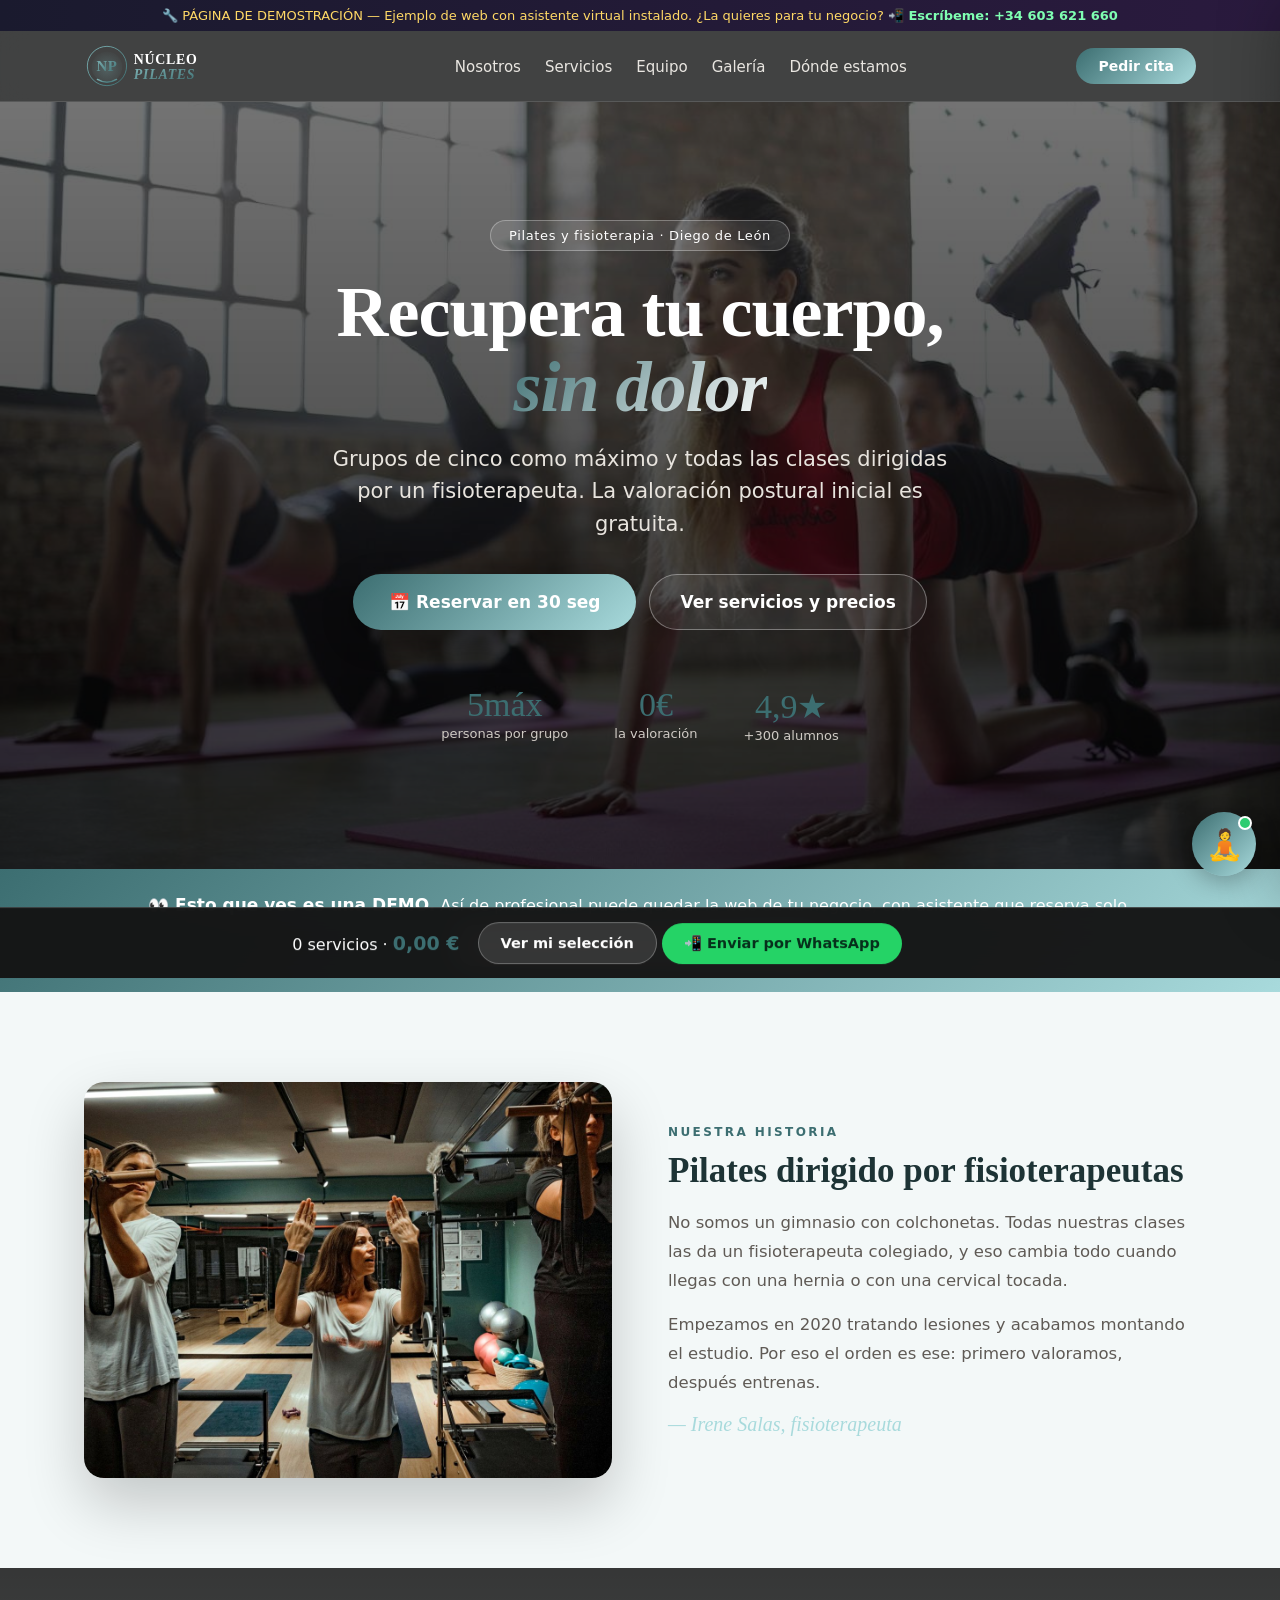
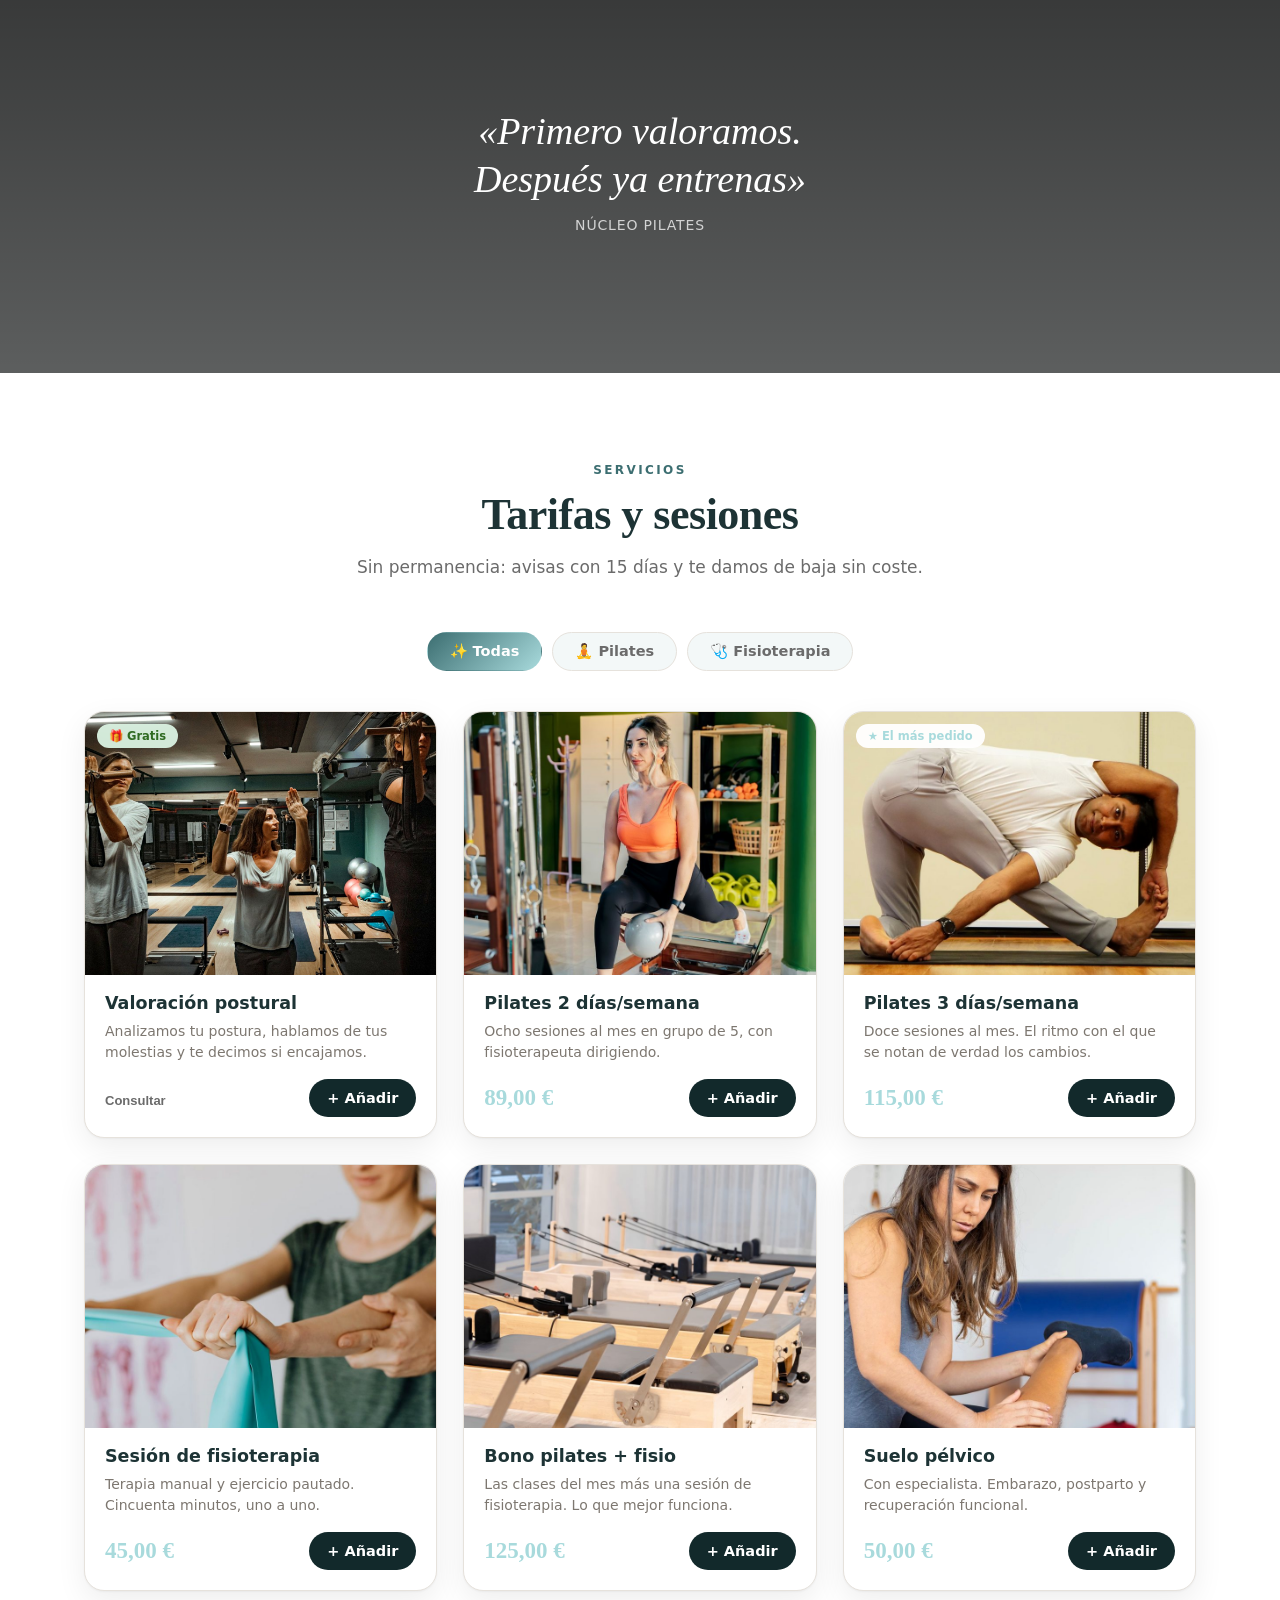
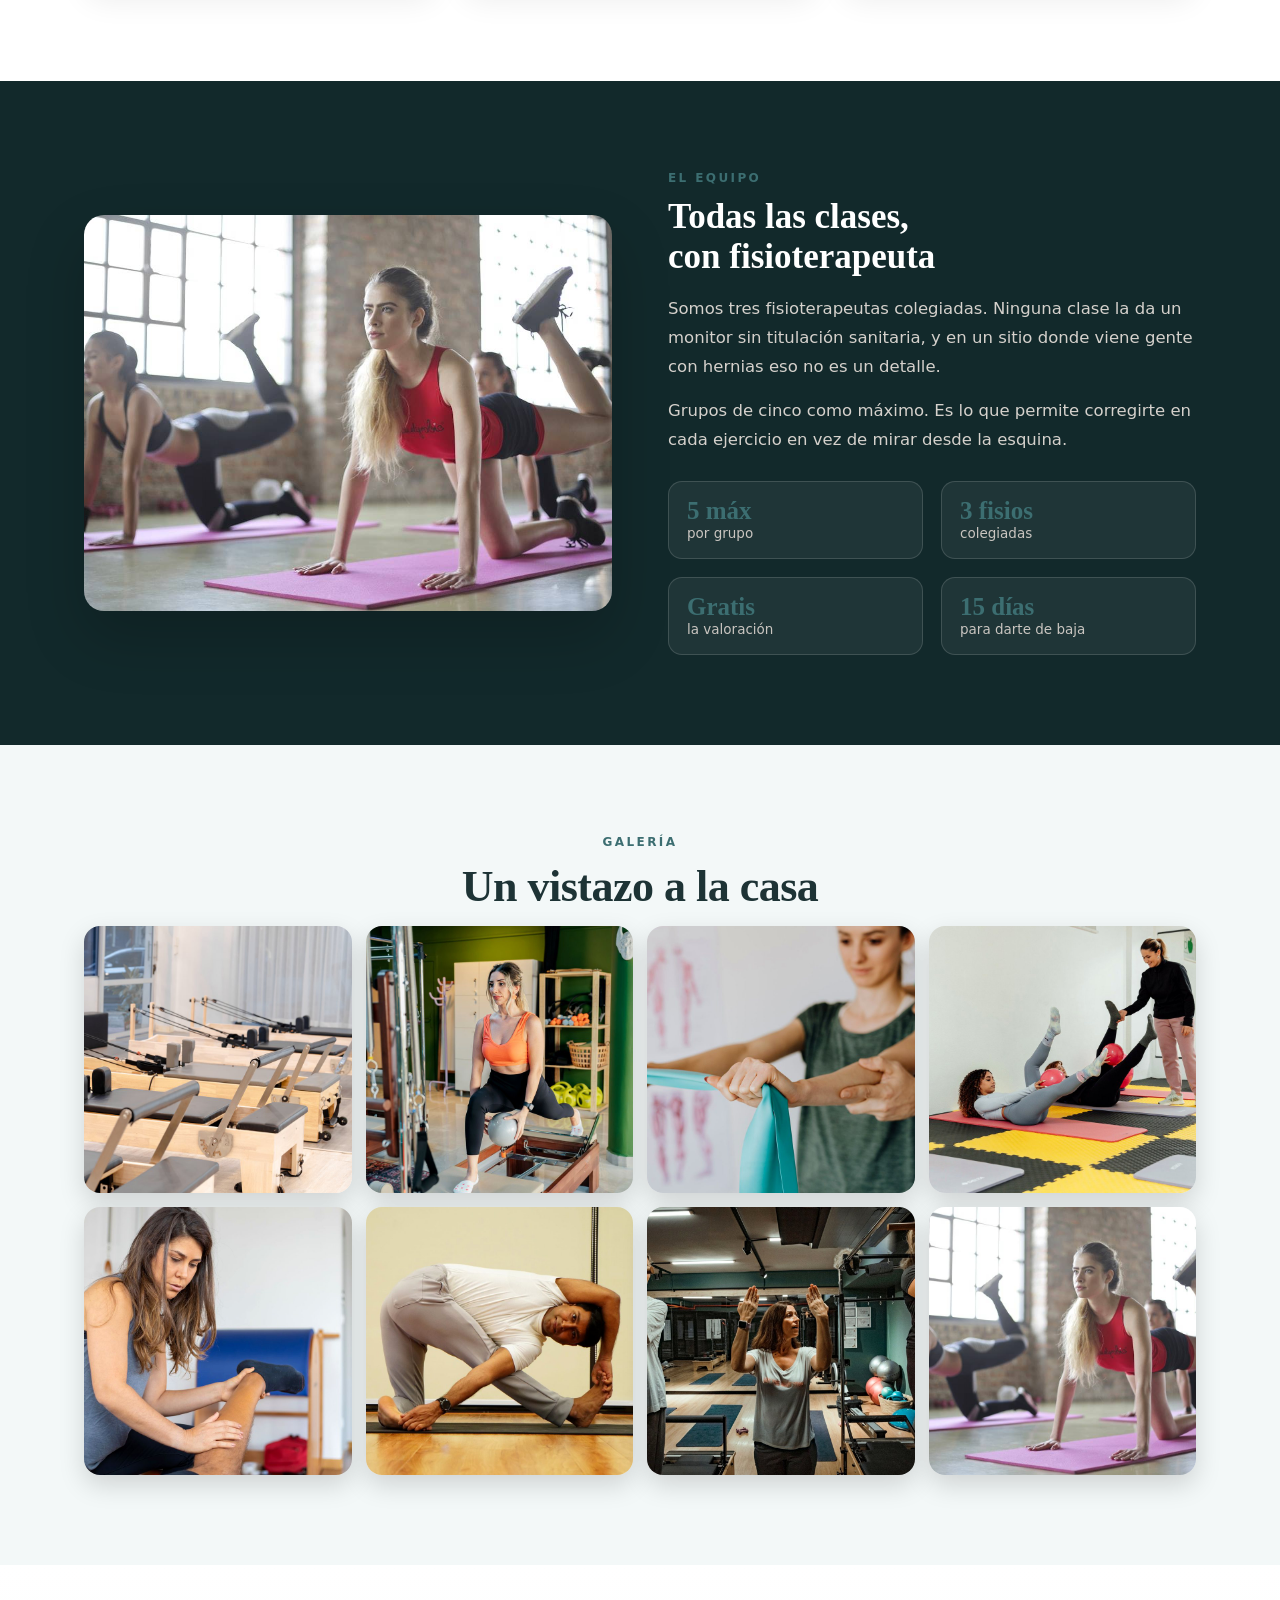
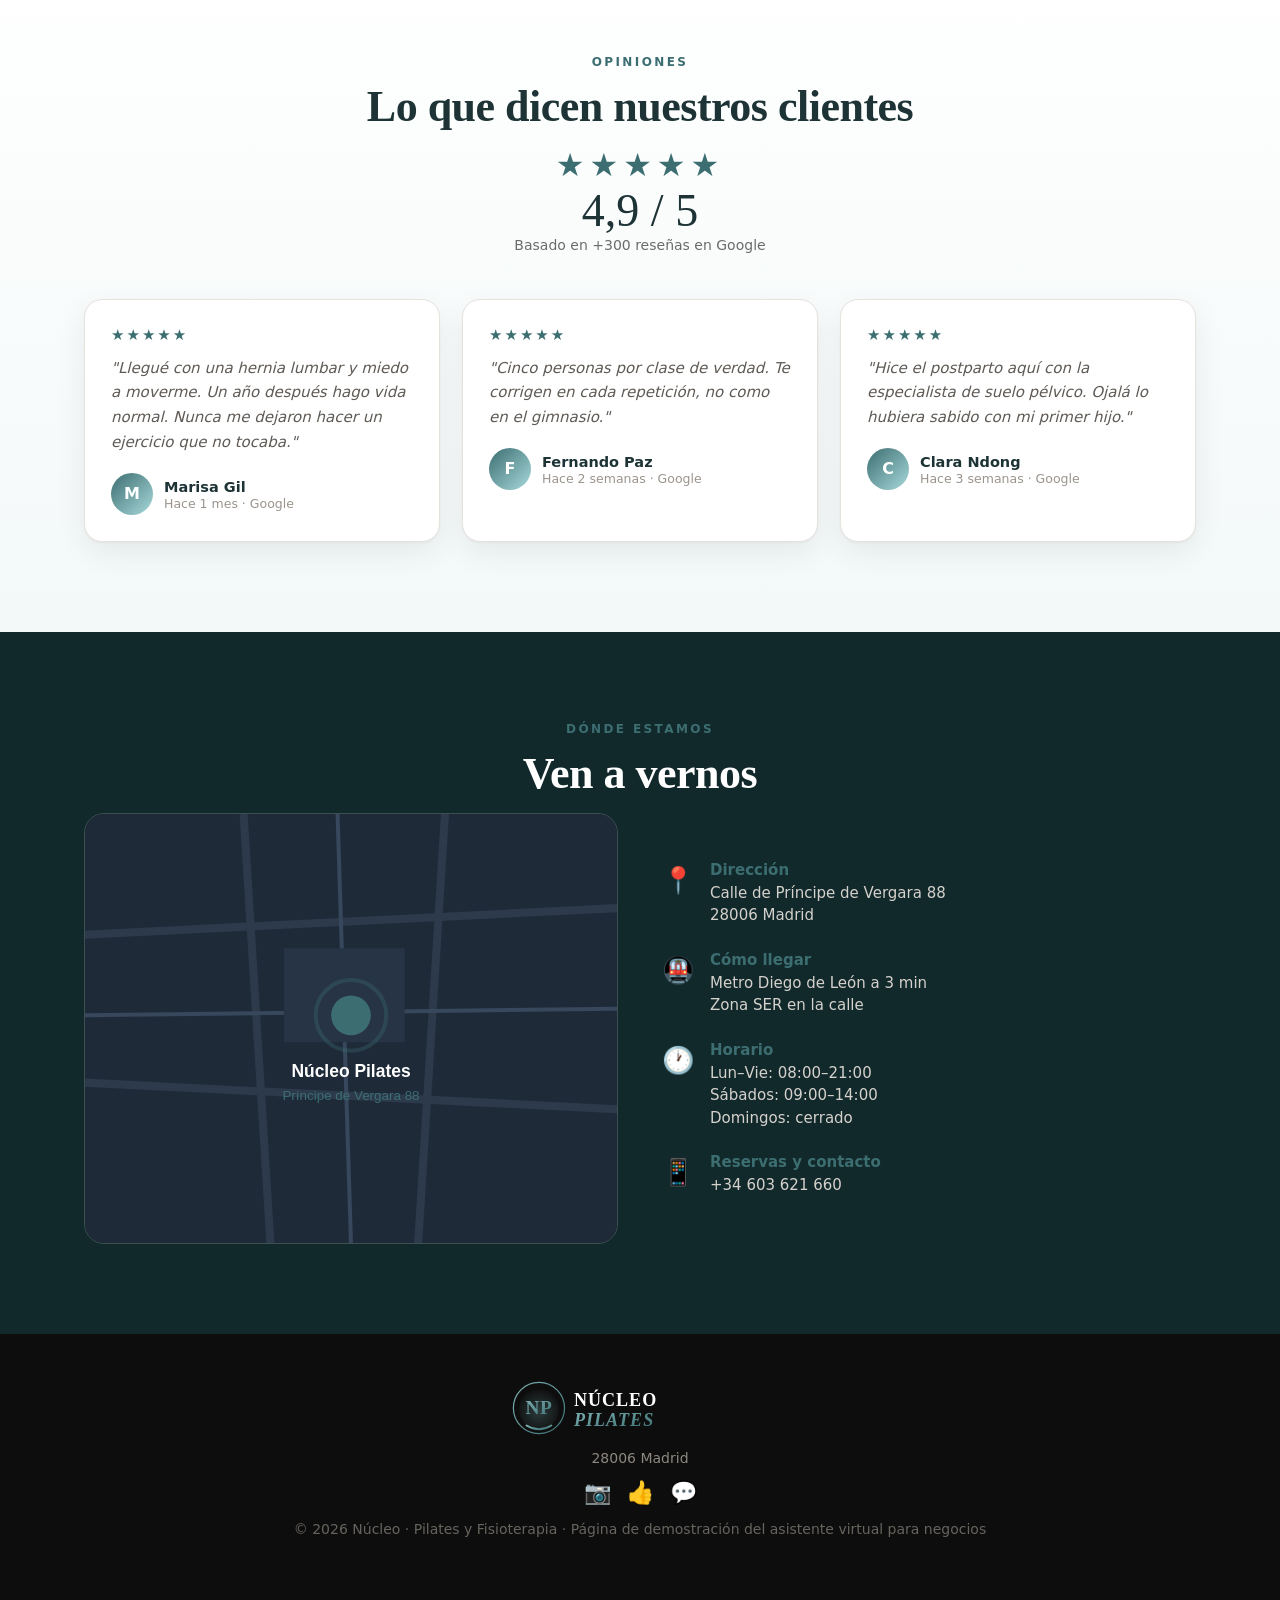
<file: demo-pilates.html>
<!DOCTYPE html>
<html lang="es">
<head>
  <meta charset="UTF-8">
  <meta name="viewport" content="width=device-width, initial-scale=1.0">
  <script async src="https://www.googletagmanager.com/gtag/js?id=G-66WBS8187W"></script>
  <script>window.dataLayer=window.dataLayer||[];function gtag(){dataLayer.push(arguments);}gtag('js',new Date());gtag('config','G-66WBS8187W');</script>
  <title>Núcleo — Pilates y fisioterapia en Príncipe de Vergara, Madrid</title>
  <meta name="description" content="Estudio de pilates y fisioterapia. Grupos de 5, clases dirigidas por fisioterapeuta y valoración postural gratuita.">
  <link rel="icon" href="data:image/svg+xml,%3Csvg xmlns='http://www.w3.org/2000/svg' viewBox='0 0 100 100'%3E%3Ctext y='.9em' font-size='90'%3E🧘%3C/text%3E%3C/svg%3E">
  <meta property="og:type" content="website">
  <meta property="og:title" content="Núcleo · Pilates y Fisioterapia">
  <meta property="og:description" content="Estudio de pilates y fisioterapia. Grupos de 5, clases dirigidas por fisioterapeuta y valoración postural gratuita.">
  <meta property="og:image" content="https://tuasistente24.com/img/pilates/hero.jpg">
<style>
  :root{
    --pri:#3C6E71; --sec:#A8DADC; --osc:#12292b; --crema:#f3f8f8; --texto:#1d3335;
    --gris:#6b6b6b; --linea:#e6e2dc; --blanco:#fff;
    --sombra:0 1px 2px rgba(0,0,0,.04), 0 10px 30px rgba(0,0,0,.07);
    --sombra-alta:0 26px 60px rgba(0,0,0,.2);
  }
  *{margin:0;padding:0;box-sizing:border-box}
  html{scroll-behavior:smooth;overflow-x:hidden}
  body{font-family:'Segoe UI',system-ui,-apple-system,sans-serif;color:var(--texto);background:var(--crema);padding-bottom:0}
  h1,h2,h3{font-family:'Playfair Display',Georgia,'Times New Roman',serif;font-weight:700;text-wrap:balance}
  a{color:inherit} img{max-width:100%;display:block} button{font-family:inherit}
  .contenedor{max-width:1160px;margin:0 auto;padding:0 24px}

  #progreso{position:fixed;top:0;left:0;height:3px;width:0%;z-index:9998;background:linear-gradient(90deg,var(--pri),var(--sec));transition:width .1s linear}
  #preloader{position:fixed;inset:0;background:var(--osc);z-index:10000;display:grid;place-items:center;transition:opacity .6s,visibility .6s}
  #preloader.oculto{opacity:0;visibility:hidden}
  #preloader img{width:min(280px,62vw);opacity:0;animation:apar .9s ease .25s forwards}
  @keyframes apar{to{opacity:1}}

  .aviso-demo{background:linear-gradient(90deg,#1a1a2e,#2a1a3e);color:#ffd966;font-size:13px;text-align:center;padding:8px 14px;position:relative;z-index:500}
  .aviso-demo a{color:#7fffb2;font-weight:700;text-decoration:none}

  nav{background:rgba(15,15,15,.78);backdrop-filter:blur(12px);position:sticky;top:0;z-index:400;border-bottom:1px solid rgba(255,255,255,.12);transition:background .3s}
  nav.compacta{background:rgba(15,15,15,.96)}
  nav .contenedor{display:flex;align-items:center;justify-content:space-between;height:70px}
  .marca img{height:46px;width:auto}
  footer .marca img{height:60px;margin:0 auto}
  nav ul{list-style:none;display:flex;gap:24px}
  nav ul a{color:#e9e6e1;text-decoration:none;font-size:15px;position:relative}
  nav ul a::after{content:"";position:absolute;left:0;bottom:-5px;width:0;height:2px;background:var(--pri);transition:width .25s}
  nav ul a:hover{color:var(--pri)} nav ul a:hover::after{width:100%}
  .btn-nav{background:linear-gradient(135deg,var(--pri),var(--sec));color:#fff;padding:10px 22px;border-radius:999px;font-weight:700;font-size:14px;border:none;cursor:pointer;transition:transform .18s}
  .btn-nav:hover{transform:translateY(-2px)}
  @media(max-width:900px){nav ul{display:none}}

  header.hero{position:relative;color:#fff;text-align:center;padding:118px 24px 126px;overflow:hidden;
    background:linear-gradient(180deg,rgba(0,0,0,.55),rgba(0,0,0,.82)),url('img/pilates/hero.jpg') center/cover no-repeat}
  .hero-inner{position:relative;z-index:2;opacity:0;transform:translateY(30px);animation:heroin 1s ease .3s forwards}
  @keyframes heroin{to{opacity:1;transform:none}}
  .chip{display:inline-block;background:rgba(255,255,255,.1);border:1px solid rgba(255,255,255,.3);color:#fff;padding:7px 18px;border-radius:999px;font-size:13px;letter-spacing:.05em;margin-bottom:24px}
  .hero h1{font-size:clamp(38px,7.5vw,72px);line-height:1.04;margin-bottom:18px;letter-spacing:-1px}
  .hero h1 span{background:linear-gradient(135deg,var(--pri),#fff);-webkit-background-clip:text;background-clip:text;-webkit-text-fill-color:transparent;font-style:italic}
  .hero p.sub{font-size:clamp(16px,2.3vw,21px);color:#e8e4de;max-width:640px;margin:0 auto 34px;line-height:1.55}
  .hero-cta{display:flex;gap:13px;justify-content:center;flex-wrap:wrap}
  .btn-pri{background:linear-gradient(135deg,var(--pri),var(--sec));color:#fff;padding:17px 36px;border-radius:999px;font-size:17px;font-weight:700;border:none;cursor:pointer;text-decoration:none;box-shadow:0 10px 30px rgba(0,0,0,.35);transition:transform .18s}
  .btn-pri:hover{transform:translateY(-3px) scale(1.02)}
  .btn-fan{background:rgba(255,255,255,.07);color:#fff;padding:17px 30px;border-radius:999px;font-size:17px;font-weight:600;text-decoration:none;border:1.5px solid rgba(255,255,255,.35);transition:all .2s}
  .btn-fan:hover{border-color:var(--pri);background:rgba(255,255,255,.14)}
  .hero-stats{display:flex;gap:46px;justify-content:center;margin-top:56px;flex-wrap:wrap}
  .hero-stats .num{font-family:'Playfair Display',Georgia,serif;font-size:34px;color:var(--pri);font-variant-numeric:tabular-nums}
  .hero-stats .lab{font-size:13px;color:#cfcac4;margin-top:2px}

  .banda-venta{background:linear-gradient(135deg,var(--pri),var(--sec));color:#fff;text-align:center;padding:26px 24px}
  .banda-venta b{font-size:17px}
  .banda-venta a{display:inline-block;margin-top:10px;background:#fff;color:var(--sec);padding:11px 26px;border-radius:999px;font-weight:700;text-decoration:none;transition:transform .16s}
  .banda-venta a:hover{transform:scale(1.05)}

  section{padding:90px 0}
  .eyebrow{text-align:center;text-transform:uppercase;letter-spacing:.2em;font-size:12px;font-weight:700;color:var(--pri);margin-bottom:12px}
  .titulo-seccion{text-align:center;font-size:clamp(29px,4.4vw,44px);margin-bottom:14px;letter-spacing:-.5px}
  .intro-seccion{text-align:center;max-width:640px;margin:0 auto 50px;color:var(--gris);font-size:17px;line-height:1.6}
  .reveal{opacity:0;transform:translateY(38px);transition:opacity .7s cubic-bezier(.2,.7,.2,1),transform .7s cubic-bezier(.2,.7,.2,1)}
  .reveal.in{opacity:1;transform:none}

  .dos{display:grid;grid-template-columns:1fr 1fr;gap:56px;align-items:center}
  @media(max-width:820px){.dos{grid-template-columns:1fr;gap:32px}}
  .foto-grande{aspect-ratio:4/3;border-radius:20px;overflow:hidden;position:relative;box-shadow:var(--sombra-alta)}
  .foto-grande img{width:100%;height:100%;object-fit:cover;transition:transform 9s ease}
  .foto-grande:hover img{transform:scale(1.07)}
  .dos h2{font-size:35px;margin-bottom:18px}
  .dos p{color:#5f5a55;line-height:1.75;margin-bottom:15px;font-size:16.5px}
  .firma{font-family:'Playfair Display',Georgia,serif;font-style:italic;color:var(--sec);font-size:20px;margin-top:10px}

  .banda-frase{position:relative;padding:140px 24px;text-align:center;color:#fff;
    background:url('img/pilates/equipo.jpg') center/cover fixed no-repeat}
  @supports(-webkit-touch-callout:none){.banda-frase{background-attachment:scroll}}
  .banda-frase::before{content:"";position:absolute;inset:0;background:linear-gradient(180deg,rgba(0,0,0,.78),rgba(0,0,0,.62))}
  .banda-frase .contenedor{position:relative;z-index:1}
  .frase{font-family:'Playfair Display',Georgia,serif;font-size:clamp(23px,3.8vw,38px);line-height:1.25;max-width:20ch;margin:0 auto 14px;font-style:italic}
  .frase-firma{opacity:.75;font-size:14px;letter-spacing:.06em;text-transform:uppercase}

  .serv-seccion{background:#fff}
  .categorias{display:flex;gap:10px;justify-content:center;flex-wrap:wrap;margin-bottom:40px}
  .cat-pill{background:var(--crema);border:1.5px solid var(--linea);padding:10px 22px;border-radius:999px;font-size:14.5px;color:var(--gris);cursor:pointer;transition:all .2s;font-weight:600}
  .cat-pill:hover{border-color:var(--pri);color:var(--pri)}
  .cat-pill.activa{background:linear-gradient(135deg,var(--pri),var(--sec));color:#fff;border-color:transparent}
  .serv-grid{display:grid;grid-template-columns:repeat(3,1fr);gap:26px}
  @media(max-width:980px){.serv-grid{grid-template-columns:repeat(2,1fr)}}
  @media(max-width:620px){.serv-grid{grid-template-columns:1fr}}
  .serv{background:#fff;border:1px solid var(--linea);border-radius:20px;overflow:hidden;display:flex;flex-direction:column;box-shadow:var(--sombra);transition:transform .3s cubic-bezier(.2,.7,.2,1),box-shadow .3s,border-color .3s}
  .serv:hover{transform:translateY(-7px);box-shadow:var(--sombra-alta);border-color:var(--pri)}
  .serv.ocultar{display:none}
  .serv .foto{position:relative;aspect-ratio:4/3;overflow:hidden;background:var(--crema)}
  .serv .foto img{width:100%;height:100%;object-fit:cover;transition:transform .6s cubic-bezier(.2,.7,.2,1)}
  .serv:hover .foto img{transform:scale(1.07)}
  .serv .etq{position:absolute;top:12px;left:12px;font-size:11.5px;font-weight:800;padding:5px 12px;border-radius:999px;backdrop-filter:blur(6px)}
  .etq.top{background:rgba(255,255,255,.94);color:var(--sec)}
  .etq.veg{background:rgba(220,245,228,.94);color:#2f6b22}
  .serv .cuerpo{padding:18px 20px 20px;display:flex;flex-direction:column;flex:1}
  .serv .nombre{font-weight:700;font-size:17.5px;line-height:1.25;margin-bottom:6px}
  .serv .desc{color:#7d7770;font-size:14px;line-height:1.5;flex:1;margin-bottom:16px}
  .serv .pie{display:flex;align-items:center;justify-content:space-between;gap:12px}
  .serv .precio{font-family:'Playfair Display',Georgia,serif;font-weight:700;color:var(--sec);font-size:23px;font-variant-numeric:tabular-nums}
  .serv .precio small{font-size:13px;color:var(--gris);font-family:'Segoe UI',sans-serif}
  .btn-add{background:var(--osc);color:#fff;border:none;cursor:pointer;font-weight:700;font-size:14.5px;padding:11px 18px;border-radius:999px;transition:background .2s,transform .16s}
  .btn-add:hover{background:var(--sec);transform:scale(1.05)}
  .cantidad{display:flex;align-items:center;gap:11px;background:var(--crema);border:1px solid var(--linea);border-radius:999px;padding:5px 8px}
  .cantidad button{width:29px;height:29px;border-radius:50%;border:none;cursor:pointer;background:#fff;font-size:17px;font-weight:700;line-height:1;box-shadow:0 2px 6px rgba(0,0,0,.12)}
  .cantidad button:hover{background:var(--sec);color:#fff}
  .cantidad .n{min-width:18px;text-align:center;font-weight:800}

  .equipo-seccion{background:var(--osc);color:#fff}
  .equipo-seccion h2{color:#fff}
  .equipo-seccion p{color:#d5d1cc}
  .equipo-datos{display:grid;grid-template-columns:repeat(2,1fr);gap:18px;margin-top:26px}
  .dato{background:rgba(255,255,255,.06);border:1px solid rgba(255,255,255,.14);border-radius:14px;padding:16px 18px}
  .dato b{display:block;font-family:'Playfair Display',Georgia,serif;font-size:25px;color:var(--pri);line-height:1}
  .dato span{font-size:13.5px;color:#c9c5c0}

  .galeria-grid{display:grid;grid-template-columns:repeat(4,1fr);gap:14px}
  @media(max-width:760px){.galeria-grid{grid-template-columns:repeat(2,1fr)}}
  .gal{aspect-ratio:1;border-radius:16px;position:relative;overflow:hidden;box-shadow:0 10px 26px rgba(0,0,0,.15)}
  .gal img{position:absolute;inset:0;width:100%;height:100%;object-fit:cover;transition:transform .45s}
  .gal:hover img{transform:scale(1.12)}
  .gal .cap{position:absolute;bottom:0;left:0;right:0;z-index:3;padding:12px;font-size:12.5px;font-weight:700;color:#fff;background:linear-gradient(transparent,rgba(0,0,0,.8));font-family:'Segoe UI',sans-serif;transform:translateY(101%);transition:transform .3s}
  .gal:hover .cap{transform:translateY(0)}

  .op-seccion{background:linear-gradient(180deg,#fff,var(--crema))}
  .rating-top{text-align:center;margin-bottom:46px}
  .rating-top .estrellas{color:var(--pri);font-size:32px;letter-spacing:5px}
  .rating-top .nota{font-family:'Playfair Display',Georgia,serif;font-size:46px}
  .rating-top .fuente{color:var(--gris);font-size:14px}
  .op-grid{display:grid;grid-template-columns:repeat(3,1fr);gap:22px}
  @media(max-width:820px){.op-grid{grid-template-columns:1fr}}
  .opinion{background:#fff;border:1px solid var(--linea);border-radius:18px;padding:26px;box-shadow:var(--sombra);transition:transform .25s}
  .opinion:hover{transform:translateY(-6px)}
  .opinion .est{color:var(--pri);font-size:15px;letter-spacing:2px;margin-bottom:12px}
  .opinion p{color:#5f5a55;font-size:15px;line-height:1.65;font-style:italic;margin-bottom:18px}
  .opinion .autor{display:flex;align-items:center;gap:11px}
  .opinion .avatar{width:42px;height:42px;border-radius:50%;background:linear-gradient(135deg,var(--pri),var(--sec));color:#fff;display:grid;place-items:center;font-weight:700}
  .opinion .autor b{font-size:14.5px}
  .opinion .autor small{display:block;color:#9a948d;font-size:12.5px}

  .ubi-seccion{background:var(--osc);color:#fff}
  .ubi-seccion .titulo-seccion{color:#fff}
  .ubi-grid{display:grid;grid-template-columns:1fr 1fr;gap:44px}
  @media(max-width:820px){.ubi-grid{grid-template-columns:1fr}}
  .mapa{border-radius:20px;overflow:hidden;min-height:320px;border:1px solid rgba(255,255,255,.18)}
  .info-contacto{display:flex;flex-direction:column;gap:24px;justify-content:center}
  .info-item{display:flex;gap:16px;align-items:flex-start}
  .info-item .ico{font-size:26px}
  .info-item b{display:block;color:var(--pri);font-size:15px;margin-bottom:3px}
  .info-item span,.info-item a{color:#d5d1cc;font-size:15px;line-height:1.5;text-decoration:none}

  footer{background:#0d0d0d;color:#8d8880;text-align:center;padding:44px 24px 120px;font-size:14px}
  .redes{display:flex;gap:16px;justify-content:center;margin:14px 0;font-size:22px}
  .redes a{text-decoration:none;transition:transform .2s;display:inline-block}
  .redes a:hover{transform:scale(1.25)}

  #barra{position:fixed;left:0;right:0;bottom:0;z-index:9995;background:rgba(20,20,20,.97);backdrop-filter:blur(14px);color:#fff;padding:14px 24px;display:flex;align-items:center;justify-content:center;gap:18px;flex-wrap:wrap;border-top:1px solid rgba(255,255,255,.16);transform:translateY(110%);transition:transform .4s cubic-bezier(.2,.7,.2,1)}
  #barra.ver{transform:none}
  #barra .resumen b{color:var(--pri);font-size:19px}
  #barra button{border:none;cursor:pointer;font-weight:700;font-size:14.5px;padding:12px 22px;border-radius:999px;transition:transform .16s}
  #barra button:hover{transform:translateY(-2px)}
  .btn-ver{background:rgba(255,255,255,.12);color:#fff;border:1px solid rgba(255,255,255,.28)!important}
  .btn-wa{background:#25D366;color:#06301b}
  @media(min-width:721px){#barra{padding-right:110px}}
  @media(max-width:720px){#barra{flex-direction:column;gap:10px;padding-bottom:18px}#barra .acciones{width:100%;display:flex;gap:10px}#barra button{flex:1}}

  #fondo{position:fixed;inset:0;background:rgba(0,0,0,.55);z-index:9996;opacity:0;visibility:hidden;transition:opacity .3s,visibility .3s}
  #fondo.ver{opacity:1;visibility:visible}
  #panel{position:fixed;right:0;top:0;bottom:0;width:min(420px,100%);background:var(--crema);z-index:9997;transform:translateX(105%);transition:transform .4s cubic-bezier(.2,.7,.2,1);display:flex;flex-direction:column;box-shadow:-20px 0 60px rgba(0,0,0,.3)}
  #panel.ver{transform:none}
  #panel .cab{background:var(--osc);color:#fff;padding:20px 22px;display:flex;align-items:center;justify-content:space-between}
  #panel .cab h3{font-size:20px;color:var(--pri)}
  #panel .cab .x{background:none;border:none;color:#fff;font-size:24px;cursor:pointer}
  #panel .lista{flex:1;overflow-y:auto;padding:18px 22px}
  .vacio{color:var(--gris);text-align:center;padding:50px 10px;font-size:15px}
  .linea{display:flex;gap:12px;align-items:center;padding:13px 0;border-bottom:1px solid var(--linea)}
  .linea img{width:56px;height:56px;border-radius:11px;object-fit:cover;flex-shrink:0}
  .linea .n{flex:1;font-size:14.5px;font-weight:600;line-height:1.3}
  .linea .n small{display:block;color:var(--gris);font-weight:400;font-size:13px;margin-top:2px}
  .linea .ctrl{display:flex;align-items:center;gap:8px}
  .linea .ctrl button{width:26px;height:26px;border-radius:50%;border:1px solid var(--linea);background:#fff;cursor:pointer;font-weight:700}
  .linea .ctrl button:hover{background:var(--sec);color:#fff}
  .linea .imp{font-weight:800;color:var(--sec);min-width:62px;text-align:right;font-size:15px}
  #panel .pie{border-top:1px solid var(--linea);padding:18px 22px 22px;background:#fff}
  #panel .total{display:flex;justify-content:space-between;align-items:baseline;margin-bottom:14px;font-size:16px}
  #panel .total b{font-family:'Playfair Display',Georgia,serif;font-size:30px}
  #panel .pie .btn-wa{width:100%;padding:15px;font-size:16px;border:none;border-radius:14px;font-weight:800;cursor:pointer}
  #panel .pie .btn-chat{width:100%;margin-top:9px;padding:13px;font-size:15px;border:1px solid var(--linea);border-radius:14px;background:#fff;font-weight:700;cursor:pointer}
  .nota-demo{font-size:12.5px;color:var(--gris);text-align:center;margin-top:12px;line-height:1.45}

  @media(prefers-reduced-motion:reduce){
    *,*::before,*::after{animation:none!important;transition:none!important}
    .reveal{opacity:1;transform:none}
    #barra.ver,#panel.ver{transform:none}
  }
</style>
</head>
<body>

<div id="preloader"><img src="img/pilates/logo.svg" alt="Núcleo · Pilates y Fisioterapia"></div>
<div id="progreso"></div>

<div class="aviso-demo">
  🔧 PÁGINA DE DEMOSTRACIÓN — Ejemplo de web con asistente virtual instalado. ¿La quieres para tu negocio?
  <a href="https://wa.me/34603621660?text=Hola%2C%20vi%20la%20demo%20y%20quiero%20un%20asistente%20virtual%20para%20mi%20negocio" target="_blank" rel="noopener noreferrer">📲 Escríbeme: +34 603 621 660</a>
</div>

<nav id="nav">
  <div class="contenedor">
    <a class="marca" href="#" aria-label="Núcleo · Pilates y Fisioterapia"><img src="img/pilates/logo.svg" alt="Núcleo · Pilates y Fisioterapia"></a>
    <ul>
      <li><a href="#historia">Nosotros</a></li>
      <li><a href="#servicios">Servicios</a></li>
      <li><a href="#equipo">Equipo</a></li>
      <li><a href="#galeria">Galería</a></li>
      <li><a href="#ubicacion">Dónde estamos</a></li>
    </ul>
    <button class="btn-nav" onclick="abrirChat()">Pedir cita</button>
  </div>
</nav>

<header class="hero">
  <div class="contenedor hero-inner">
    <div class="chip">Pilates y fisioterapia · Diego de León</div>
    <h1>Recupera tu cuerpo,<br><span>sin dolor</span></h1>
    <p class="sub">Grupos de cinco como máximo y todas las clases dirigidas por un fisioterapeuta. La valoración postural inicial es gratuita.</p>
    <div class="hero-cta">
      <button class="btn-pri" onclick="abrirChat()">📅 Reservar en 30 seg</button>
      <a class="btn-fan" href="#servicios">Ver servicios y precios</a>
    </div>
    <div class="hero-stats">
      <div><div class="num" data-contador="5" data-sufijo="máx">0máx</div><div class="lab">personas por grupo</div></div>
      <div><div class="num" data-contador="0" data-sufijo="€">0€</div><div class="lab">la valoración</div></div>
      <div><div class="num" data-contador="4.9" data-decimal="1" data-sufijo="★">0★</div><div class="lab">+300 alumnos</div></div>
    </div>
  </div>
</header>

<div class="banda-venta">
  <b>👀 Esto que ves es una DEMO.</b> Así de profesional puede quedar la web de tu negocio, con asistente que reserva solo.
  <br><a href="https://wa.me/34603621660?text=Hola%2C%20quiero%20una%20web%20con%20asistente%20como%20la%20demo" target="_blank" rel="noopener noreferrer">Quiero una igual para mi negocio →</a>
</div>

<section id="historia">
  <div class="contenedor dos">
    <div class="foto-grande reveal"><img src="img/pilates/equipo.jpg" alt="Núcleo · Pilates y Fisioterapia"></div>
    <div class="reveal">
      <div class="eyebrow" style="text-align:left">Nuestra historia</div>
      <h2>Pilates dirigido por fisioterapeutas</h2>
      <p>No somos un gimnasio con colchonetas. Todas nuestras clases las da un fisioterapeuta colegiado, y eso cambia todo cuando llegas con una hernia o con una cervical tocada.</p>
      <p>Empezamos en 2020 tratando lesiones y acabamos montando el estudio. Por eso el orden es ese: primero valoramos, después entrenas.</p>
      <div class="firma">— Irene Salas, fisioterapeuta</div>
    </div>
  </div>
</section>

<section class="banda-frase">
  <div class="contenedor">
    <p class="frase">«Primero valoramos. Después ya entrenas»</p>
    <div class="frase-firma">Núcleo Pilates</div>
  </div>
</section>

<section id="servicios" class="serv-seccion">
  <div class="contenedor">
    <div class="eyebrow reveal">Servicios</div>
    <h2 class="titulo-seccion reveal">Tarifas y sesiones</h2>
    <p class="intro-seccion reveal">Sin permanencia: avisas con 15 días y te damos de baja sin coste.</p>
    <div class="categorias reveal">
      <span class="cat-pill activa" data-filtro="todas">✨ Todas</span>
      <span class="cat-pill" data-filtro="pilates">🧘 Pilates</span>
      <span class="cat-pill" data-filtro="fisio">🩺 Fisioterapia</span>
    </div>
    <div class="serv-grid reveal" id="rejilla"></div>
  </div>
</section>

<section id="equipo" class="equipo-seccion">
  <div class="contenedor dos">
    <div class="foto-grande reveal"><img src="img/pilates/hero.jpg" alt="Equipo de Núcleo · Pilates y Fisioterapia"></div>
    <div class="reveal">
      <div class="eyebrow" style="text-align:left">El equipo</div>
      <h2>Todas las clases,<br>con fisioterapeuta</h2>
      <p>Somos tres fisioterapeutas colegiadas. Ninguna clase la da un monitor sin titulación sanitaria, y en un sitio donde viene gente con hernias eso no es un detalle.</p>
      <p>Grupos de cinco como máximo. Es lo que permite corregirte en cada ejercicio en vez de mirar desde la esquina.</p>
      <div class="equipo-datos">
        <div class="dato"><b>5 máx</b><span>por grupo</span></div>
        <div class="dato"><b>3 fisios</b><span>colegiadas</span></div>
        <div class="dato"><b>Gratis</b><span>la valoración</span></div>
        <div class="dato"><b>15 días</b><span>para darte de baja</span></div>
      </div>
    </div>
  </div>
</section>

<section id="galeria">
  <div class="contenedor">
    <div class="eyebrow reveal">Galería</div>
    <h2 class="titulo-seccion reveal">Un vistazo a la casa</h2>
    <div class="galeria-grid reveal">
      <div class="gal"><img src="img/pilates/s1.jpg" alt="Reformers" loading="lazy"><div class="cap">Reformers</div></div>
      <div class="gal"><img src="img/pilates/s6.jpg" alt="Trabajo dirigido" loading="lazy"><div class="cap">Trabajo dirigido</div></div>
      <div class="gal"><img src="img/pilates/s2.jpg" alt="Terapia manual" loading="lazy"><div class="cap">Terapia manual</div></div>
      <div class="gal"><img src="img/pilates/s3.jpg" alt="Clases en grupo" loading="lazy"><div class="cap">Clases en grupo</div></div>
      <div class="gal"><img src="img/pilates/s5.jpg" alt="Suelo pélvico" loading="lazy"><div class="cap">Suelo pélvico</div></div>
      <div class="gal"><img src="img/pilates/s4.jpg" alt="Movilidad y control" loading="lazy"><div class="cap">Movilidad y control</div></div>
      <div class="gal"><img src="img/pilates/equipo.jpg" alt="Irene, valorando" loading="lazy"><div class="cap">Irene, valorando</div></div>
      <div class="gal"><img src="img/pilates/hero.jpg" alt="El estudio" loading="lazy"><div class="cap">El estudio</div></div>
    </div>
  </div>
</section>

<section id="opiniones" class="op-seccion">
  <div class="contenedor">
    <div class="eyebrow reveal">Opiniones</div>
    <h2 class="titulo-seccion reveal">Lo que dicen nuestros clientes</h2>
    <div class="rating-top reveal">
      <div class="estrellas">★★★★★</div>
      <div class="nota">4,9 / 5</div>
      <div class="fuente">Basado en +300 reseñas en Google</div>
    </div>
    <div class="op-grid">
      <div class="opinion reveal"><div class="est">★★★★★</div><p>"Llegué con una hernia lumbar y miedo a moverme. Un año después hago vida normal. Nunca me dejaron hacer un ejercicio que no tocaba."</p><div class="autor"><div class="avatar">M</div><div><b>Marisa Gil</b><small>Hace 1 mes · Google</small></div></div></div>
      <div class="opinion reveal"><div class="est">★★★★★</div><p>"Cinco personas por clase de verdad. Te corrigen en cada repetición, no como en el gimnasio."</p><div class="autor"><div class="avatar">F</div><div><b>Fernando Paz</b><small>Hace 2 semanas · Google</small></div></div></div>
      <div class="opinion reveal"><div class="est">★★★★★</div><p>"Hice el postparto aquí con la especialista de suelo pélvico. Ojalá lo hubiera sabido con mi primer hijo."</p><div class="autor"><div class="avatar">C</div><div><b>Clara Ndong</b><small>Hace 3 semanas · Google</small></div></div></div>
    </div>
  </div>
</section>

<section id="ubicacion" class="ubi-seccion">
  <div class="contenedor">
    <div class="eyebrow reveal">Dónde estamos</div>
    <h2 class="titulo-seccion reveal">Ven a vernos</h2>
    <div class="ubi-grid reveal">
      <div class="mapa">
        <svg viewBox="0 0 400 320" width="100%" height="100%" preserveAspectRatio="xMidYMid slice" role="img" aria-label="Mapa de ubicación">
          <rect width="400" height="320" fill="#1e2a38"/>
          <g stroke="#2c3a4c" stroke-width="6"><line x1="0" y1="90" x2="400" y2="70"/><line x1="0" y1="200" x2="400" y2="220"/><line x1="120" y1="0" x2="140" y2="320"/><line x1="270" y1="0" x2="250" y2="320"/></g>
          <g stroke="#37475c" stroke-width="3"><line x1="0" y1="150" x2="400" y2="145"/><line x1="190" y1="0" x2="200" y2="320"/></g>
          <rect x="150" y="100" width="90" height="70" fill="#263446"/>
          <circle cx="200" cy="150" r="13" fill="#3C6E71"><animate attributeName="r" values="13;17;13" dur="2s" repeatCount="indefinite"/></circle>
          <circle cx="200" cy="150" r="26" fill="none" stroke="#3C6E71" stroke-width="3" opacity="0.5"><animate attributeName="r" values="20;34;20" dur="2s" repeatCount="indefinite"/><animate attributeName="opacity" values=".6;0;.6" dur="2s" repeatCount="indefinite"/></circle>
          <text x="200" y="196" fill="#fff" font-size="13" font-family="sans-serif" text-anchor="middle" font-weight="bold">Núcleo Pilates</text>
          <text x="200" y="213" fill="#3C6E71" font-size="10" font-family="sans-serif" text-anchor="middle">Príncipe de Vergara 88</text>
        </svg>
      </div>
      <div class="info-contacto">
        <div class="info-item"><span class="ico">📍</span><div><b>Dirección</b><span>Calle de Príncipe de Vergara 88<br>28006 Madrid</span></div></div>
        <div class="info-item"><span class="ico">🚇</span><div><b>Cómo llegar</b><span>Metro Diego de León a 3 min<br>Zona SER en la calle</span></div></div>
        <div class="info-item"><span class="ico">🕐</span><div><b>Horario</b><span>Lun–Vie: 08:00–21:00<br>Sábados: 09:00–14:00<br>Domingos: cerrado</span></div></div>
        <div class="info-item"><span class="ico">📱</span><div><b>Reservas y contacto</b><a href="https://wa.me/34603621660" target="_blank" rel="noopener noreferrer">+34 603 621 660</a></div></div>
      </div>
    </div>
  </div>
</section>

<footer>
  <div class="marca"><img src="img/pilates/logo.svg" alt="Núcleo · Pilates y Fisioterapia"></div>
  <p style="margin-top:12px">28006 Madrid</p>
  <div class="redes">
    <a href="#" onclick="return false" title="Instagram">📷</a>
    <a href="#" onclick="return false" title="Facebook">👍</a>
    <a href="https://wa.me/34603621660" target="_blank" rel="noopener noreferrer" title="WhatsApp">💬</a>
  </div>
  <p style="margin-top:16px;opacity:.7">© 2026 Núcleo · Pilates y Fisioterapia · Página de demostración del asistente virtual para negocios</p>
</footer>

<div id="barra">
  <div class="resumen"><span id="res-txt">0</span> · <b id="res-total">0,00 €</b></div>
  <div class="acciones">
    <button class="btn-ver" onclick="abrirPanel()">Ver mi selección</button>
    <button class="btn-wa" onclick="enviar()">📲 Enviar por WhatsApp</button>
  </div>
</div>

<div id="fondo" onclick="cerrarPanel()"></div>
<aside id="panel" aria-label="Tu selección">
  <div class="cab"><h3>Tu selección</h3><button class="x" onclick="cerrarPanel()" aria-label="Cerrar">✕</button></div>
  <div class="lista" id="lista"></div>
  <div class="pie">
    <div class="total"><span>Total</span><b id="total">0,00 €</b></div>
    <button class="btn-wa" onclick="enviar()">📲 Enviarlo por WhatsApp</button>
    <button class="btn-chat" onclick="cerrarPanel();abrirChat()">💬 Prefiero preguntar al asistente</button>
    <p class="nota-demo">Es una demo: se abre tu WhatsApp con el mensaje escrito. No se cobra nada ni se envía a ningún sitio.</p>
  </div>
</aside>

<script>
  const SERVICIOS = [
      {
            "id": "valoracion",
            "cat": "fisio",
            "nombre": "Valoración postural",
            "precio": 0.0,
            "img": "img/pilates/equipo.jpg",
            "desc": "Analizamos tu postura, hablamos de tus molestias y te decimos si encajamos.",
            "etq": "🎁 Gratis",
            "tipo": "veg"
      },
      {
            "id": "pilates2",
            "cat": "pilates",
            "nombre": "Pilates 2 días/semana",
            "precio": 89.0,
            "img": "img/pilates/s6.jpg",
            "desc": "Ocho sesiones al mes en grupo de 5, con fisioterapeuta dirigiendo.",
            "etq": null,
            "tipo": "top"
      },
      {
            "id": "pilates3",
            "cat": "pilates",
            "nombre": "Pilates 3 días/semana",
            "precio": 115.0,
            "img": "img/pilates/s4.jpg",
            "desc": "Doce sesiones al mes. El ritmo con el que se notan de verdad los cambios.",
            "etq": "★ El más pedido",
            "tipo": "top"
      },
      {
            "id": "fisio",
            "cat": "fisio",
            "nombre": "Sesión de fisioterapia",
            "precio": 45.0,
            "img": "img/pilates/s2.jpg",
            "desc": "Terapia manual y ejercicio pautado. Cincuenta minutos, uno a uno.",
            "etq": null,
            "tipo": "top"
      },
      {
            "id": "bono",
            "cat": "pilates",
            "nombre": "Bono pilates + fisio",
            "precio": 125.0,
            "img": "img/pilates/s1.jpg",
            "desc": "Las clases del mes más una sesión de fisioterapia. Lo que mejor funciona.",
            "etq": null,
            "tipo": "top"
      },
      {
            "id": "suelo",
            "cat": "fisio",
            "nombre": "Suelo pélvico",
            "precio": 50.0,
            "img": "img/pilates/s5.jpg",
            "desc": "Con especialista. Embarazo, postparto y recuperación funcional.",
            "etq": null,
            "tipo": "top"
      }
];

  const eur = n => n.toFixed(2).replace(".", ",") + " €";
  const sel = {};

  const rejilla = document.getElementById("rejilla");
  rejilla.innerHTML = SERVICIOS.map(s => `
    <article class="serv" data-cat="${s.cat}" data-id="${s.id}">
      <div class="foto">
        <img src="${s.img}" alt="${s.nombre}" loading="lazy">
        ${s.etq ? `<span class="etq ${s.tipo}">${s.etq}</span>` : ""}
      </div>
      <div class="cuerpo">
        <div class="nombre">${s.nombre}</div>
        <div class="desc">${s.desc}</div>
        <div class="pie">
          <span class="precio">${s.precio > 0 ? eur(s.precio) : "<small>Consultar</small>"}</span>
          <span class="zona"></span>
        </div>
      </div>
    </article>`).join("");

  function pintar(id) {
    const z = document.querySelector(`.serv[data-id="${id}"] .zona`);
    if (!z) return;
    const n = sel[id] || 0;
    z.innerHTML = n === 0
      ? `<button class="btn-add" onclick="mas('${id}')">+ Añadir</button>`
      : `<span class="cantidad"><button onclick="menos('${id}')" aria-label="Quitar uno">−</button><span class="n">${n}</span><button onclick="mas('${id}')" aria-label="Añadir uno">+</button></span>`;
  }
  SERVICIOS.forEach(s => pintar(s.id));

  function mas(id) { sel[id] = (sel[id] || 0) + 1; pintar(id); refrescar(); }
  function menos(id) { if (!sel[id]) return; sel[id]--; if (sel[id] <= 0) delete sel[id]; pintar(id); refrescar(); }
  window.mas = mas; window.menos = menos;

  const lineas = () => SERVICIOS.filter(s => sel[s.id]).map(s => ({...s, n: sel[s.id], imp: s.precio * sel[s.id]}));
  const total = () => lineas().reduce((a, l) => a + l.imp, 0);
  const unidades = () => lineas().reduce((a, l) => a + l.n, 0);

  const barra = document.getElementById("barra");
  function refrescar() {
    const u = unidades();
    barra.classList.toggle("ver", u > 0);
    document.getElementById("res-txt").textContent = u + (u === 1 ? " servicio" : " servicios");
    document.getElementById("res-total").textContent = eur(total());
    document.getElementById("total").textContent = eur(total());
    const ls = lineas();
    document.getElementById("lista").innerHTML = ls.length === 0
      ? `<p class="vacio">Todavía no has elegido nada.<br>Vuelve arriba y toca «+ Añadir».</p>`
      : ls.map(l => `
        <div class="linea">
          <img src="${l.img}" alt="">
          <div class="n">${l.nombre}<small>${l.precio > 0 ? eur(l.precio) + " la unidad" : "a consultar"}</small></div>
          <div class="ctrl"><button onclick="menos('${l.id}')">−</button><span>${l.n}</span><button onclick="mas('${l.id}')">+</button></div>
          <div class="imp">${l.precio > 0 ? eur(l.imp) : "—"}</div>
        </div>`).join("");
    if (ls.length === 0) cerrarPanel();
  }
  const abrirPanel = () => { document.getElementById("panel").classList.add("ver"); document.getElementById("fondo").classList.add("ver"); };
  const cerrarPanel = () => { document.getElementById("panel").classList.remove("ver"); document.getElementById("fondo").classList.remove("ver"); };
  window.abrirPanel = abrirPanel; window.cerrarPanel = cerrarPanel;

  function enviar() {
    const ls = lineas();
    if (!ls.length) { abrirPanel(); return; }
    let t = "Hola, me interesa esto de Núcleo · Pilates y Fisioterapia:\n\n";
    ls.forEach(l => { t += `• ${l.n} x ${l.nombre}` + (l.precio > 0 ? ` — ${eur(l.imp)}` : " — a consultar") + "\n"; });
    if (total() > 0) t += `\nTotal orientativo: ${eur(total())}`;
    window.open("https://wa.me/34603621660?text=" + encodeURIComponent(t), "_blank", "noopener");
  }
  window.enviar = enviar;

  document.querySelectorAll(".cat-pill").forEach(p => p.addEventListener("click", () => {
    document.querySelectorAll(".cat-pill").forEach(x => x.classList.remove("activa"));
    p.classList.add("activa");
    const f = p.dataset.filtro;
    document.querySelectorAll(".serv").forEach(s => s.classList.toggle("ocultar", f !== "todas" && s.dataset.cat !== f));
  }));

  function abrirChat() { const b = document.getElementById("cbn-burbuja"); if (b) b.click(); }
  window.abrirChat = abrirChat;

  addEventListener("load", () => { const p = document.getElementById("preloader"); if (p) setTimeout(() => p.classList.add("oculto"), 600); });

  const nav = document.getElementById("nav"), prog = document.getElementById("progreso");
  addEventListener("scroll", () => {
    const h = document.documentElement;
    prog.style.width = (h.scrollTop / (h.scrollHeight - h.clientHeight) * 100) + "%";
    nav.classList.toggle("compacta", h.scrollTop > 40);
  }, {passive:true});

  if ("IntersectionObserver" in window) {
    const io = new IntersectionObserver(es => es.forEach(e => { if (e.isIntersecting) { e.target.classList.add("in"); io.unobserve(e.target); } }), {threshold:.15});
    document.querySelectorAll(".reveal").forEach(el => io.observe(el));
  } else {
    document.querySelectorAll(".reveal").forEach(el => el.classList.add("in"));
  }

  const ioc = new IntersectionObserver(es => es.forEach(e => {
    if (!e.isIntersecting) return;
    ioc.unobserve(e.target);
    const el = e.target, fin = parseFloat(el.dataset.contador), dec = el.dataset.decimal ? 1 : 0, suf = el.dataset.sufijo || "";
    let t0 = null;
    const paso = ts => {
      if (!t0) t0 = ts;
      const p = Math.min((ts - t0) / 1400, 1);
      el.textContent = (fin * (1 - Math.pow(1 - p, 3))).toFixed(dec).replace(".", ",") + suf;
      if (p < 1) requestAnimationFrame(paso);
    };
    requestAnimationFrame(paso);
  }), {threshold:.6});
  document.querySelectorAll("[data-contador]").forEach(el => ioc.observe(el));

  refrescar();
</script>

<link rel="stylesheet" href="widget.css?v=8">
<script src="config-pilates.js?v=8"></script>
<script src="widget.js?v=8"></script>
</body>
</html>
</file>
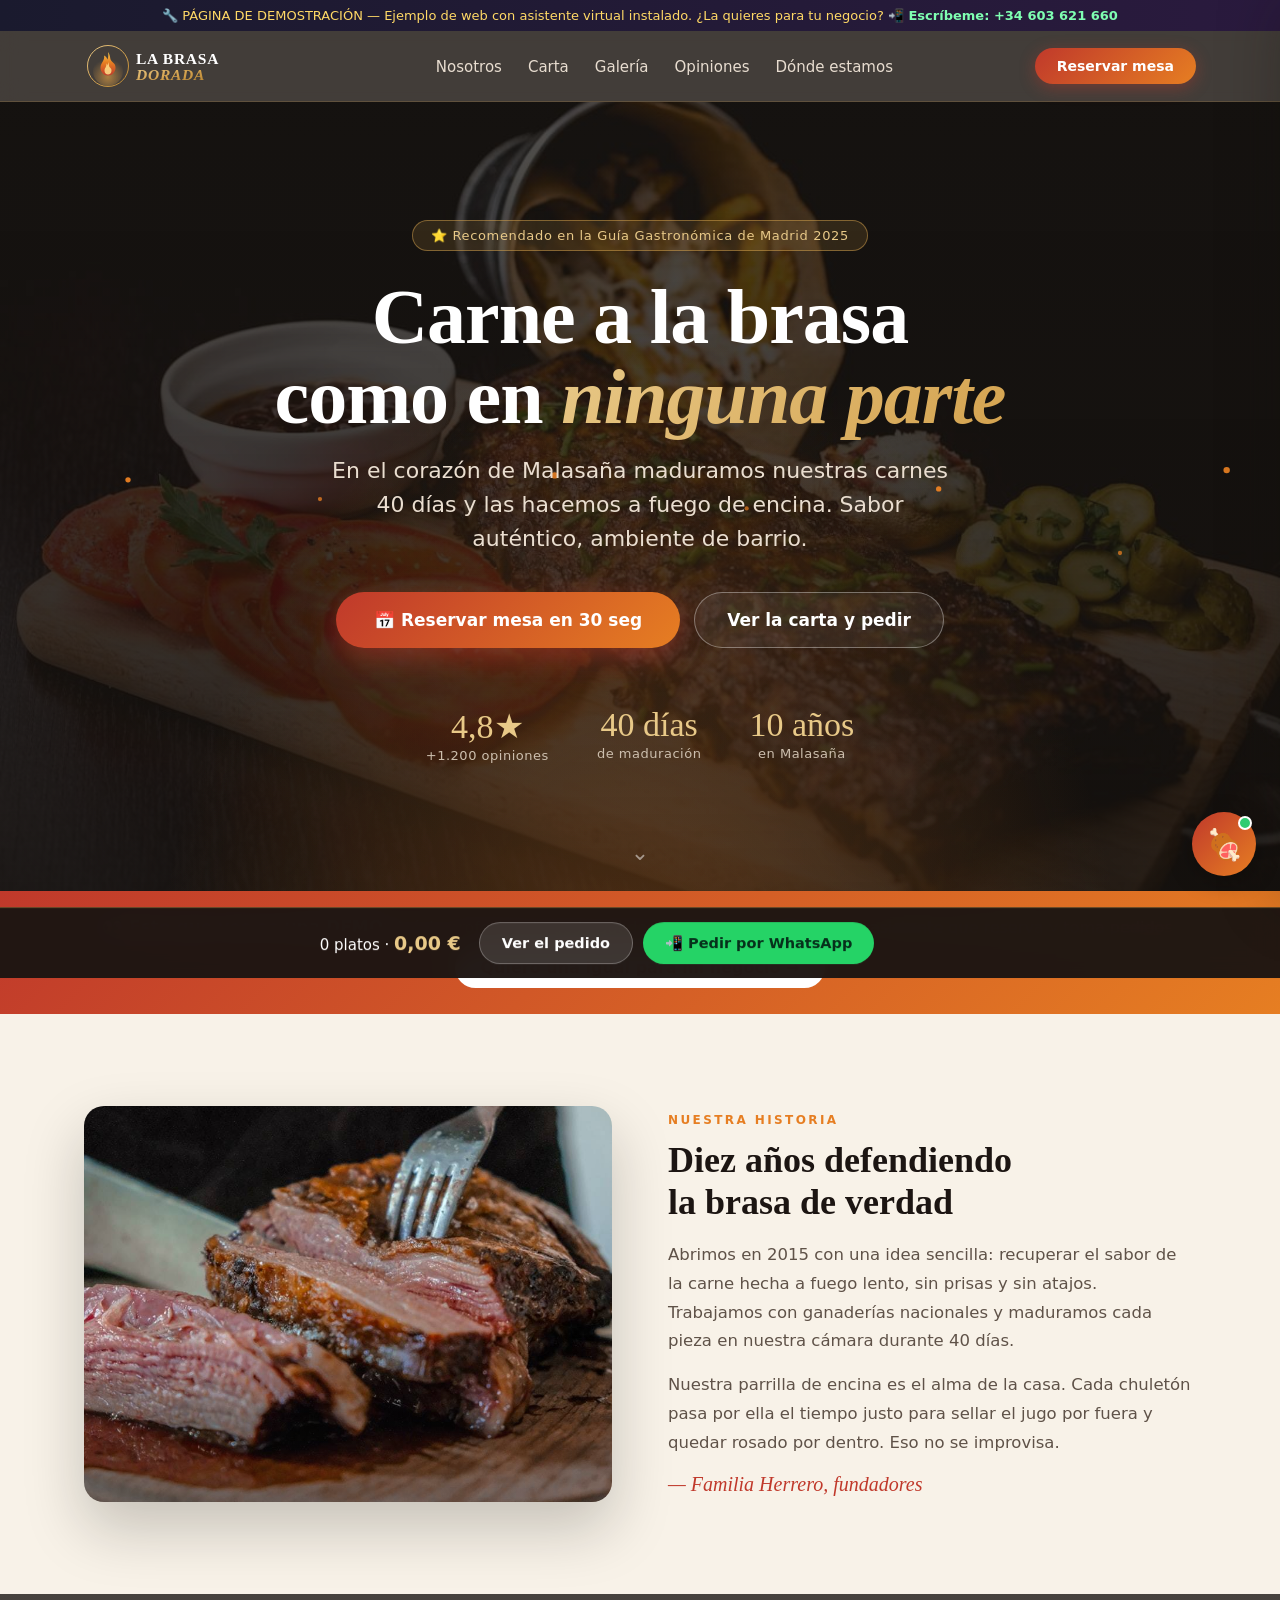
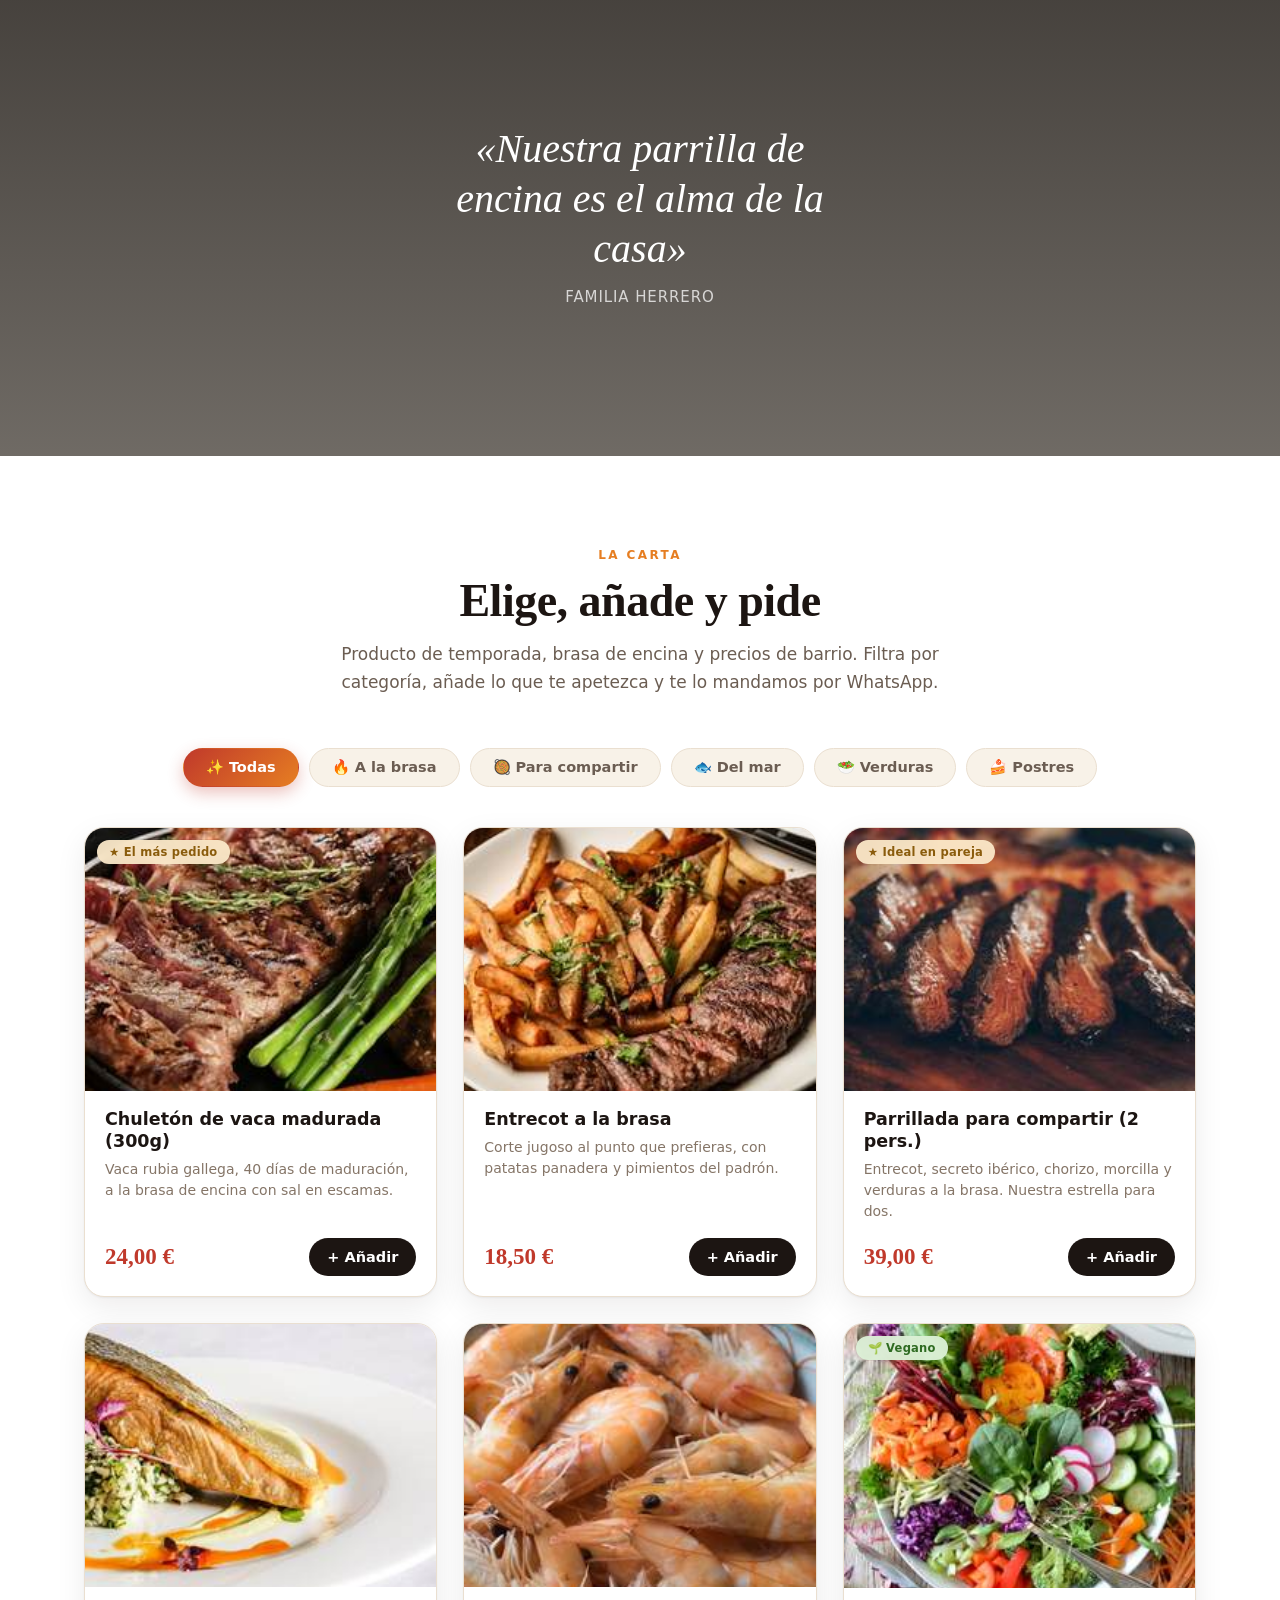
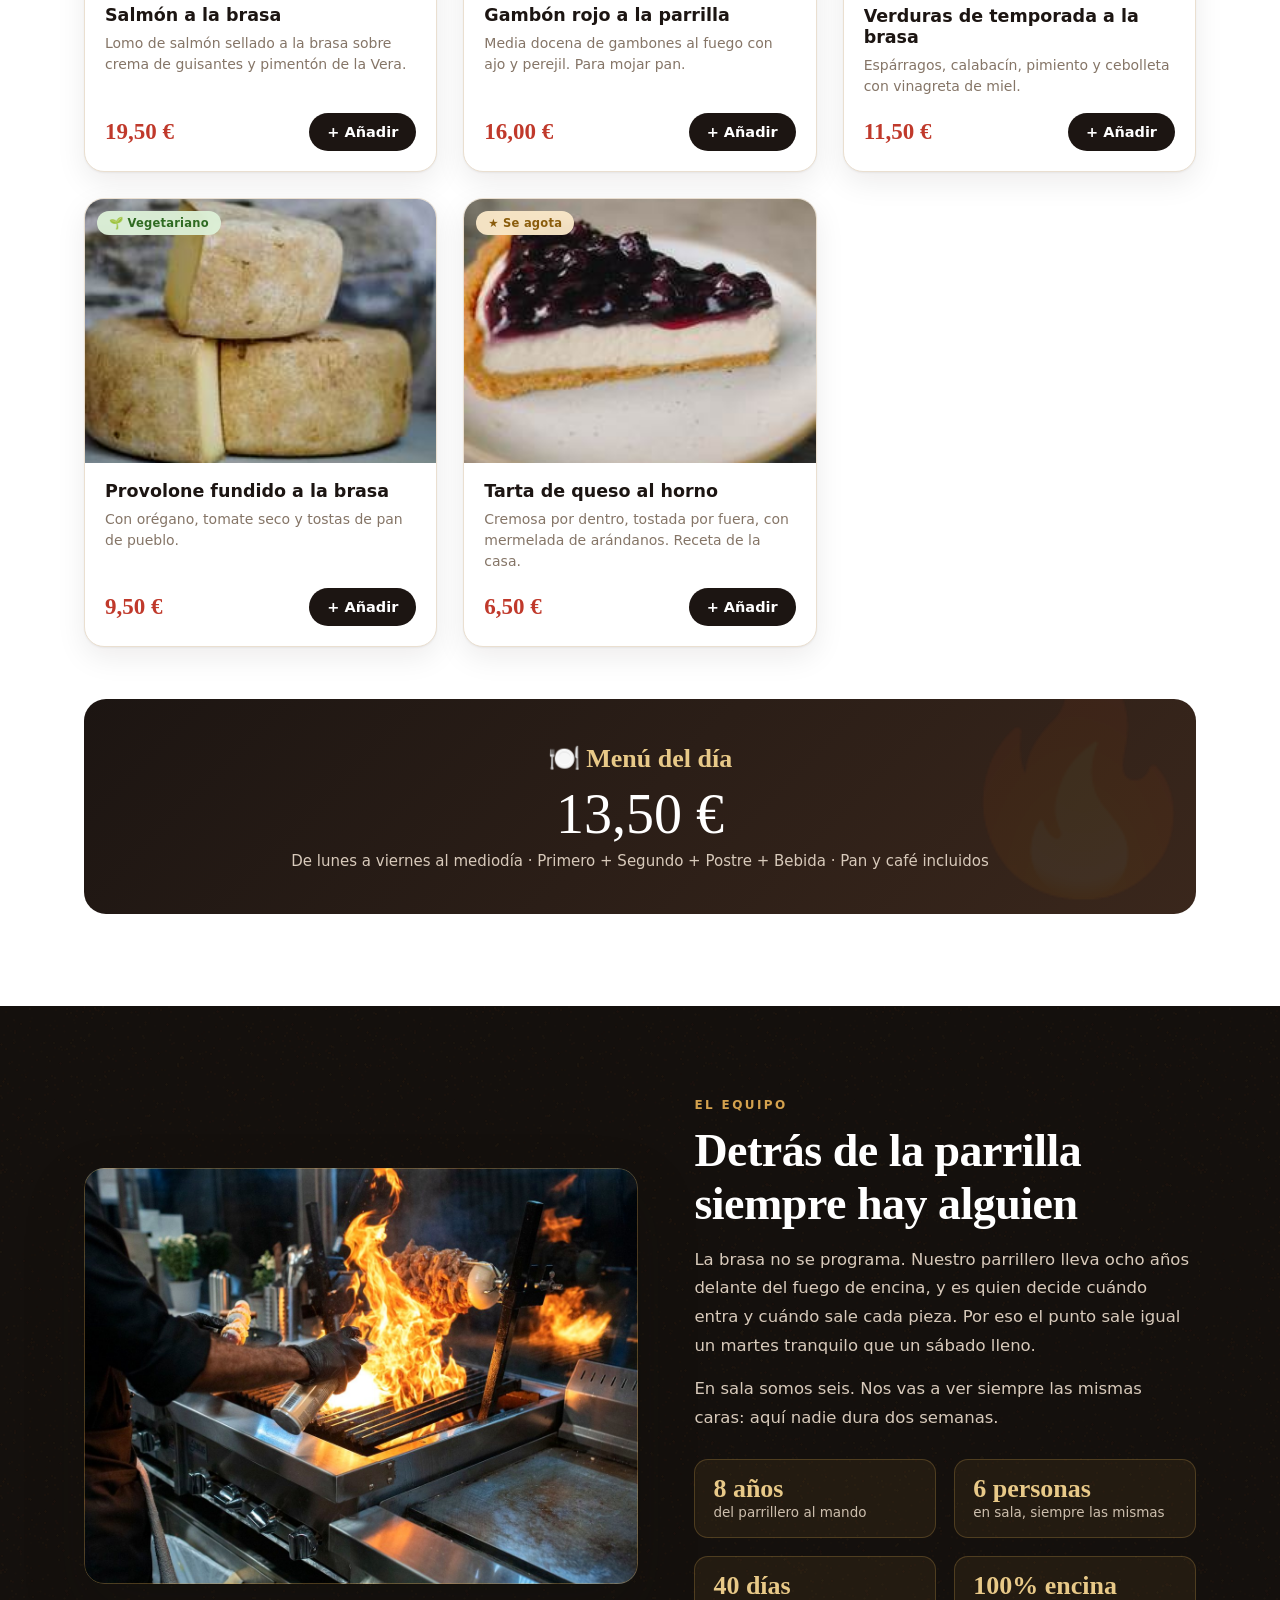
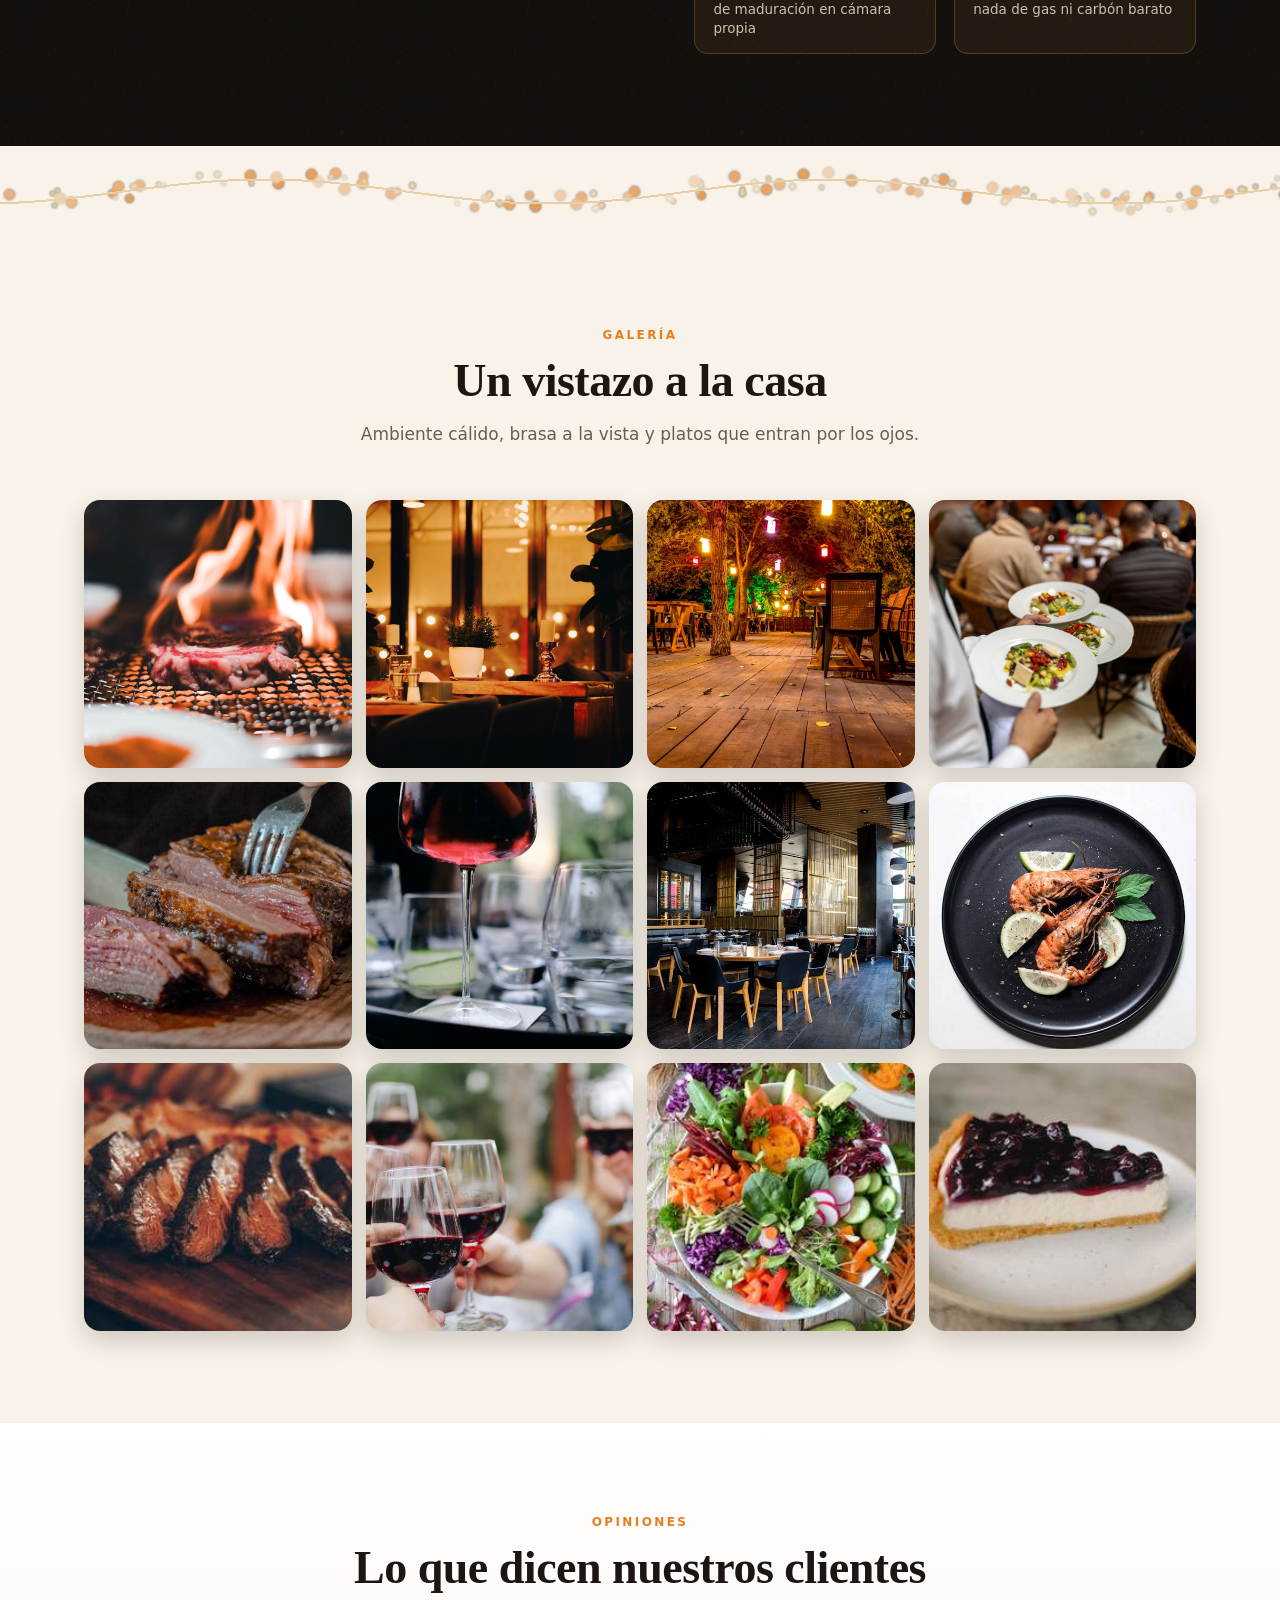
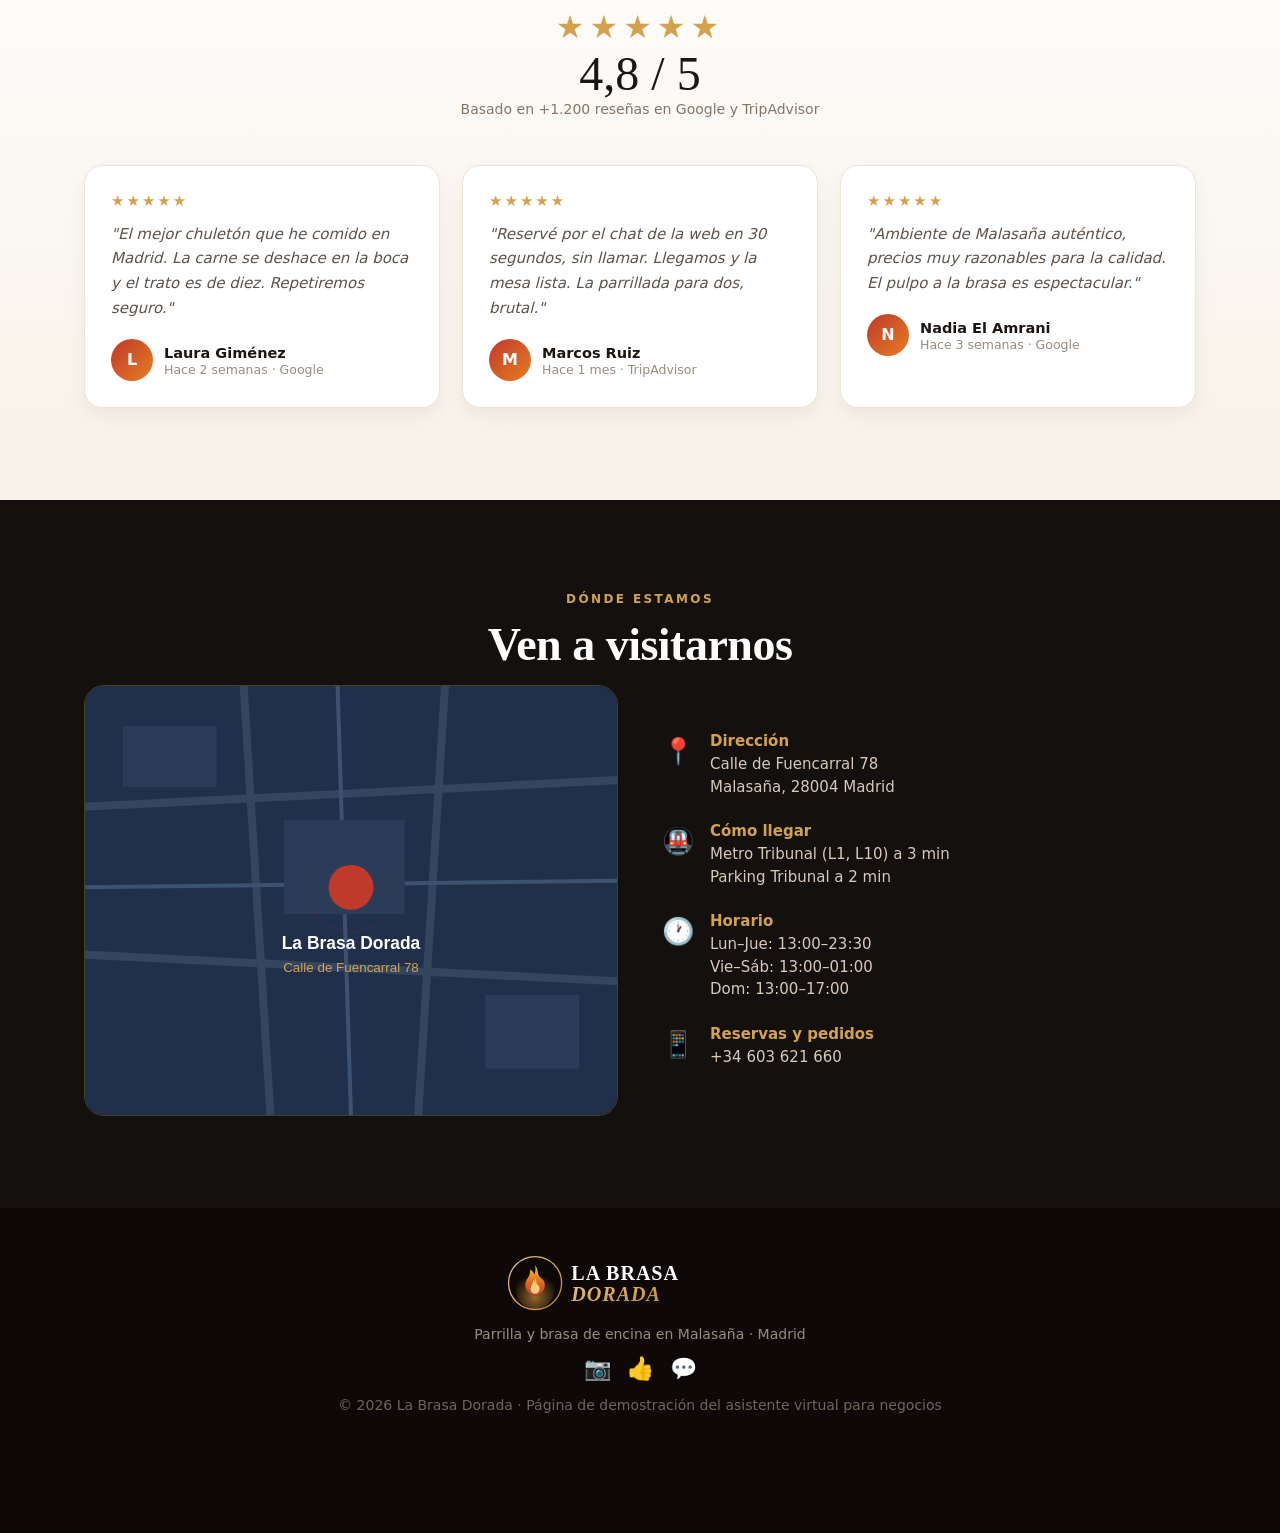
<file: demo-restaurante.html>
<!DOCTYPE html>
<html lang="es">
<head>
  <meta charset="UTF-8">
  <meta name="viewport" content="width=device-width, initial-scale=1.0">
  <script async src="https://www.googletagmanager.com/gtag/js?id=G-66WBS8187W"></script>
  <script>window.dataLayer=window.dataLayer||[];function gtag(){dataLayer.push(arguments);}gtag('js',new Date());gtag('config','G-66WBS8187W');</script>
  <title>La Brasa Dorada — Parrilla de autor en Malasaña, Madrid</title>
  <meta name="description" content="Parrilla y brasa de encina en Malasaña. Pide desde la carta o reserva mesa en 30 segundos con nuestro asistente virtual.">
  <link rel="icon" href="data:image/svg+xml,%3Csvg xmlns='http://www.w3.org/2000/svg' viewBox='0 0 100 100'%3E%3Ctext y='.9em' font-size='90'%3E%F0%9F%94%A5%3C/text%3E%3C/svg%3E">
  <meta property="og:type" content="website">
  <meta property="og:title" content="La Brasa Dorada — Reserva y pide con nuestro asistente virtual">
  <meta property="og:description" content="Mira una web con asistente que reserva mesa y toma pedidos. ¿La quieres para tu negocio?">
  <meta property="og:image" content="https://tuasistente24.com/img/og-brasa.jpg">
  <meta property="og:image:width" content="1200">
  <meta property="og:image:height" content="630">
  <meta name="twitter:card" content="summary_large_image">
  <meta property="og:url" content="https://tuasistente24.com/demo-restaurante.html">
<style>
  :root{
    --rojo:#C0392B; --rojo-hondo:#8E2A20; --ambar:#E67E22;
    --espresso:#14100d; --carbon:#1c1512; --crema:#f8f2e8; --crema2:#fdf9f3;
    --oro:#d4a24e; --oro-claro:#e8c988;
    --texto:#2b211b; --gris:#6b5d52; --linea:#eadfd0;
    --sombra:0 1px 2px rgba(20,16,13,.05), 0 10px 30px rgba(20,16,13,.08);
    --sombra-alta:0 26px 60px rgba(20,16,13,.22);
    --barra:88px; /* alto de la barra de pedido */
  }
  *{margin:0;padding:0;box-sizing:border-box}
  html{scroll-behavior:smooth;overflow-x:hidden}
  body{font-family:'Segoe UI',system-ui,-apple-system,sans-serif;color:var(--texto);background:var(--crema)}
  h1,h2,h3{font-family:'Playfair Display',Georgia,'Times New Roman',serif;font-weight:700;text-wrap:balance}
  a{color:inherit}
  img{max-width:100%;display:block}
  .contenedor{max-width:1160px;margin:0 auto;padding:0 24px}
  button{font-family:inherit}

  #progreso{position:fixed;top:0;left:0;height:3px;width:0%;z-index:9998;background:linear-gradient(90deg,var(--rojo),var(--oro));transition:width .1s linear}

  #preloader{position:fixed;inset:0;background:var(--espresso);z-index:10000;display:flex;align-items:center;justify-content:center;flex-direction:column;gap:16px;transition:opacity .6s ease,visibility .6s}
  #preloader.oculto{opacity:0;visibility:hidden}
  #preloader .fuego{font-size:60px;animation:latir 1s ease-in-out infinite}
  #preloader .nombre-pre{color:var(--oro);font-family:'Playfair Display',Georgia,serif;font-size:24px;letter-spacing:2px;opacity:0;animation:aparecer-pre .8s ease .3s forwards}
  @keyframes latir{0%,100%{transform:scale(1)}50%{transform:scale(1.18)}}
  @keyframes aparecer-pre{to{opacity:1}}

  .aviso-demo{background:linear-gradient(90deg,#1a1a2e,#2a1a3e);color:#ffd966;font-size:13px;text-align:center;padding:8px 14px;position:relative;z-index:500}
  .aviso-demo a{color:#7fffb2;font-weight:700;text-decoration:none}

  /* ---------------- nav ---------------- */
  nav{background:rgba(20,16,13,.8);backdrop-filter:blur(12px);position:sticky;top:0;z-index:400;border-bottom:1px solid rgba(212,162,78,.2);transition:background .3s}
  nav.compacta{background:rgba(20,16,13,.97)}
  nav .contenedor{display:flex;align-items:center;justify-content:space-between;height:70px}
  .marca{color:#fff;font-family:'Playfair Display',Georgia,serif;font-size:22px;font-weight:700;display:flex;align-items:center;gap:9px}
  .marca .logo{height:48px;width:auto;display:block}
  footer .marca .logo{height:62px}
  #preloader .logo-pre{width:min(280px,62vw);opacity:0;animation:aparecer-pre .9s ease .25s forwards}

  /* textura de ascuas generada, para que los fondos planos tengan cuerpo */
  .con-textura{position:relative}
  .con-textura::before{content:"";position:absolute;inset:0;pointer-events:none;opacity:.55;
    background:url('img/textura-brasa.png') repeat;background-size:400px 400px}
  .con-textura>*{position:relative;z-index:1}

  /* separador de ascuas entre secciones */
  .ascuas{height:90px;background:url('img/separador-ascuas.png') center/1600px 90px repeat-x;pointer-events:none}

  /* seccion del equipo */
  .equipo-grid{display:grid;grid-template-columns:1.05fr .95fr;gap:56px;align-items:center}
  @media(max-width:820px){.equipo-grid{grid-template-columns:1fr;gap:32px}}
  .equipo-foto{aspect-ratio:4/3;border-radius:20px;overflow:hidden;position:relative;box-shadow:var(--sombra-alta)}
  .equipo-foto img{width:100%;height:100%;object-fit:cover;transition:transform 9s ease}
  .equipo-foto:hover img{transform:scale(1.07)}
  .equipo-foto .marco{position:absolute;inset:0;border:1px solid rgba(212,162,78,.35);border-radius:20px;pointer-events:none}
  .equipo-datos{display:grid;grid-template-columns:repeat(2,1fr);gap:18px;margin-top:26px}
  .dato{background:rgba(212,162,78,.08);border:1px solid rgba(212,162,78,.25);border-radius:14px;padding:16px 18px}
  .dato b{display:block;font-family:'Playfair Display',Georgia,serif;font-size:26px;color:var(--oro-claro);line-height:1}
  .dato span{font-size:13.5px;color:#cdbfae}
  nav ul{list-style:none;display:flex;gap:26px}
  nav ul a{color:#e8ddd0;text-decoration:none;font-size:15px;position:relative}
  nav ul a::after{content:"";position:absolute;left:0;bottom:-5px;width:0;height:2px;background:var(--oro);transition:width .25s}
  nav ul a:hover{color:var(--oro-claro)}nav ul a:hover::after{width:100%}
  .reservar-nav{background:linear-gradient(135deg,var(--rojo),var(--ambar));color:#fff;padding:10px 22px;border-radius:999px;font-weight:700;font-size:14px;border:none;cursor:pointer;box-shadow:0 4px 16px rgba(192,57,43,.4);transition:transform .18s}
  .reservar-nav:hover{transform:translateY(-2px)}
  @media(max-width:900px){nav ul{display:none}}

  /* ---------------- hero ---------------- */
  header.hero{position:relative;color:#fff;text-align:center;padding:118px 24px 128px;overflow:hidden;
    background:radial-gradient(ellipse at 50% 130%,rgba(230,126,34,.32),transparent 55%),
               linear-gradient(180deg,rgba(20,16,13,.74),rgba(20,16,13,.92)),
               url('img/hero.jpg') center/cover no-repeat}
  .chispas{position:absolute;inset:0;pointer-events:none}
  .hero-inner{position:relative;z-index:2;opacity:0;transform:translateY(30px);animation:hero-in 1s ease .3s forwards}
  @keyframes hero-in{to{opacity:1;transform:none}}
  .estrella-mich{display:inline-flex;align-items:center;gap:8px;background:rgba(212,162,78,.15);border:1px solid rgba(212,162,78,.5);color:var(--oro-claro);padding:7px 18px;border-radius:999px;font-size:13px;letter-spacing:.05em;margin-bottom:26px;position:relative;overflow:hidden}
  .estrella-mich::after{content:"";position:absolute;top:0;left:-100%;width:60%;height:100%;background:linear-gradient(90deg,transparent,rgba(255,255,255,.35),transparent);animation:brillo 3.5s ease-in-out infinite}
  @keyframes brillo{0%{left:-100%}40%,100%{left:160%}}
  .hero h1{font-size:clamp(40px,8vw,78px);line-height:1.02;margin-bottom:18px;letter-spacing:-1px}
  .hero h1 .dorada{background:linear-gradient(135deg,var(--oro-claro),var(--oro));-webkit-background-clip:text;background-clip:text;-webkit-text-fill-color:transparent;font-style:italic}
  .hero p.sub{font-size:clamp(17px,2.4vw,22px);color:#eaded0;max-width:640px;margin:0 auto 36px;line-height:1.55}
  .hero-cta{display:flex;gap:14px;justify-content:center;flex-wrap:wrap}
  .btn-primario{background:linear-gradient(135deg,var(--rojo),var(--ambar));color:#fff;padding:17px 38px;border-radius:999px;font-size:17px;font-weight:700;text-decoration:none;border:none;cursor:pointer;box-shadow:0 10px 30px rgba(192,57,43,.5);transition:transform .18s,box-shadow .18s}
  .btn-primario:hover{transform:translateY(-3px) scale(1.03);box-shadow:0 16px 40px rgba(230,126,34,.6)}
  .btn-fantasma{background:rgba(255,255,255,.06);color:#fff;padding:17px 32px;border-radius:999px;font-size:17px;font-weight:600;text-decoration:none;border:1.5px solid rgba(255,255,255,.35);transition:all .2s;cursor:pointer}
  .btn-fantasma:hover{border-color:var(--oro);background:rgba(212,162,78,.12)}
  .hero-stats{display:flex;gap:48px;justify-content:center;margin-top:58px;flex-wrap:wrap}
  .hero-stats .num{font-family:'Playfair Display',Georgia,serif;font-size:34px;color:var(--oro-claro);font-variant-numeric:tabular-nums}
  .hero-stats .lab{font-size:13px;color:#cdbfae;letter-spacing:.04em;margin-top:2px}
  .scroll-hint{position:absolute;bottom:26px;left:50%;transform:translateX(-50%);color:rgba(255,255,255,.5);font-size:22px;animation:rebote 2s ease-in-out infinite;z-index:2}
  @keyframes rebote{0%,100%{transform:translateX(-50%) translateY(0)}50%{transform:translateX(-50%) translateY(8px)}}

  .banda-venta{background:linear-gradient(135deg,var(--rojo),var(--ambar));color:#fff;text-align:center;padding:26px 24px}
  .banda-venta b{font-size:17px}
  .banda-venta a{display:inline-block;margin-top:10px;background:#fff;color:var(--rojo);padding:11px 26px;border-radius:999px;font-weight:700;text-decoration:none;transition:transform .16s}
  .banda-venta a:hover{transform:scale(1.05)}

  section{padding:92px 0}
  .eyebrow{text-align:center;text-transform:uppercase;letter-spacing:.2em;font-size:12px;font-weight:700;color:var(--ambar);margin-bottom:12px}
  .titulo-seccion{text-align:center;font-size:clamp(30px,4.5vw,46px);margin-bottom:14px;color:var(--carbon);letter-spacing:-.5px}
  .intro-seccion{text-align:center;max-width:640px;margin:0 auto 52px;color:var(--gris);font-size:17px;line-height:1.6}
  .reveal{opacity:0;transform:translateY(38px);transition:opacity .7s cubic-bezier(.2,.7,.2,1),transform .7s cubic-bezier(.2,.7,.2,1)}
  .reveal.in{opacity:1;transform:none}

  /* ---------------- historia ---------------- */
  .historia{display:grid;grid-template-columns:1fr 1fr;gap:56px;align-items:center}
  .historia .foto{aspect-ratio:4/3;border-radius:20px;overflow:hidden;position:relative;box-shadow:var(--sombra-alta)}
  .historia .foto img{width:100%;height:100%;object-fit:cover;transition:transform 8s ease}
  .historia .foto:hover img{transform:scale(1.08)}
  .historia .foto .glow{position:absolute;inset:0;z-index:1;background:linear-gradient(180deg,transparent 55%,rgba(20,16,13,.35));pointer-events:none}
  .historia h2{font-size:36px;margin-bottom:18px;color:var(--carbon)}
  .historia p{color:#5f5248;line-height:1.75;margin-bottom:15px;font-size:16.5px}
  .firma{font-family:'Playfair Display',Georgia,serif;font-style:italic;color:var(--rojo);font-size:20px;margin-top:10px}
  @media(max-width:820px){.historia{grid-template-columns:1fr;gap:30px}}

  /* ---------------- banda de la brasa (parallax) ---------------- */
  .banda-brasa{position:relative;padding:150px 24px;text-align:center;color:#fff;
    background:url('img/banda-fuego.jpg') center/cover fixed no-repeat}
  @supports(-webkit-touch-callout:none){.banda-brasa{background-attachment:scroll}}
  .banda-brasa::before{content:"";position:absolute;inset:0;background:linear-gradient(180deg,rgba(20,16,13,.78),rgba(20,16,13,.6))}
  .banda-brasa .contenedor{position:relative;z-index:1}
  .frase-brasa{font-family:'Playfair Display',Georgia,serif;font-size:clamp(24px,4vw,40px);line-height:1.25;max-width:20ch;margin:0 auto 14px;font-style:italic}
  .firma-brasa{opacity:.75;font-size:15px;letter-spacing:.06em;text-transform:uppercase}

  /* ---------------- carta rediseñada ---------------- */
  .carta-seccion{background:#fff}
  .categorias{display:flex;gap:10px;justify-content:center;flex-wrap:wrap;margin-bottom:40px}
  .cat-pill{background:var(--crema);border:1.5px solid var(--linea);padding:10px 22px;border-radius:999px;font-size:14.5px;color:var(--gris);cursor:pointer;transition:all .2s;font-weight:600}
  .cat-pill:hover{border-color:var(--ambar);color:var(--ambar)}
  .cat-pill.activa{background:linear-gradient(135deg,var(--rojo),var(--ambar));color:#fff;border-color:transparent;box-shadow:0 6px 16px rgba(192,57,43,.3)}

  .platos-grid{display:grid;grid-template-columns:repeat(3,1fr);gap:26px}
  @media(max-width:980px){.platos-grid{grid-template-columns:repeat(2,1fr)}}
  @media(max-width:620px){.platos-grid{grid-template-columns:1fr}}

  .plato{background:#fff;border:1px solid var(--linea);border-radius:20px;overflow:hidden;display:flex;flex-direction:column;
         box-shadow:var(--sombra);transition:transform .3s cubic-bezier(.2,.7,.2,1),box-shadow .3s,border-color .3s}
  .plato:hover{transform:translateY(-7px);box-shadow:var(--sombra-alta);border-color:rgba(212,162,78,.55)}
  .plato.ocultar{display:none}
  .plato .foto-plato{position:relative;aspect-ratio:4/3;overflow:hidden;background:var(--crema)}
  .plato .foto-plato img{width:100%;height:100%;object-fit:cover;transition:transform .6s cubic-bezier(.2,.7,.2,1)}
  .plato:hover .foto-plato img{transform:scale(1.07)}
  .plato .etq{position:absolute;top:12px;left:12px;font-size:11.5px;font-weight:800;padding:5px 12px;border-radius:999px;
              backdrop-filter:blur(6px);letter-spacing:.02em}
  .etq.top{background:rgba(251,233,201,.94);color:#8a5c0c}
  .etq.veg{background:rgba(221,242,216,.94);color:#2f6b22}
  .plato .cuerpo{padding:18px 20px 20px;display:flex;flex-direction:column;flex:1}
  .plato .nombre{font-weight:700;font-size:17.5px;color:var(--carbon);line-height:1.25;margin-bottom:6px}
  .plato .desc{color:#857567;font-size:14px;line-height:1.5;flex:1;margin-bottom:16px}
  .plato .pie{display:flex;align-items:center;justify-content:space-between;gap:12px}
  .plato .precio{font-family:'Playfair Display',Georgia,serif;font-weight:700;color:var(--rojo);font-size:23px;font-variant-numeric:tabular-nums}
  .btn-anadir{background:var(--carbon);color:#fff;border:none;cursor:pointer;font-weight:700;font-size:14.5px;
              padding:11px 18px;border-radius:999px;display:inline-flex;align-items:center;gap:7px;transition:background .2s,transform .16s}
  .btn-anadir:hover{background:var(--rojo);transform:scale(1.05)}
  .btn-anadir.puesto{background:#1f7a48}
  .plato .cantidad{display:flex;align-items:center;gap:11px;background:var(--crema);border:1px solid var(--linea);border-radius:999px;padding:5px 8px}
  .plato .cantidad button{width:29px;height:29px;border-radius:50%;border:none;cursor:pointer;background:#fff;color:var(--carbon);font-size:17px;font-weight:700;line-height:1;box-shadow:0 2px 6px rgba(20,16,13,.12)}
  .plato .cantidad button:hover{background:var(--rojo);color:#fff}
  .plato .cantidad .n{min-width:18px;text-align:center;font-weight:800;font-variant-numeric:tabular-nums}

  .menu-dia{margin-top:52px;background:linear-gradient(135deg,var(--carbon),#3a271c);color:#fff;border-radius:22px;padding:44px;text-align:center;position:relative;overflow:hidden}
  .menu-dia::before{content:"🔥";position:absolute;font-size:220px;opacity:.05;right:-20px;top:-50px}
  .menu-dia h3{color:var(--oro-claro);font-size:26px;margin-bottom:8px}
  .menu-dia .precio-grande{font-family:'Playfair Display',Georgia,serif;font-size:56px;margin:6px 0}
  .menu-dia p{color:#d8cabb;font-size:15px}

  /* ---------------- barra de pedido ---------------- */
  #barra-pedido{position:fixed;left:0;right:0;bottom:0;z-index:9995;background:rgba(28,21,18,.97);backdrop-filter:blur(14px);
    color:#fff;padding:14px 24px 14px;display:flex;align-items:center;justify-content:center;gap:18px;flex-wrap:wrap;
    border-top:1px solid rgba(212,162,78,.35);transform:translateY(110%);transition:transform .4s cubic-bezier(.2,.7,.2,1)}
  #barra-pedido.ver{transform:none}
  #barra-pedido .resumen{font-size:15px}
  #barra-pedido .resumen b{color:var(--oro-claro);font-size:19px;font-variant-numeric:tabular-nums}
  #barra-pedido .acciones{display:flex;gap:10px;flex-wrap:wrap}
  #barra-pedido button{border:none;cursor:pointer;font-weight:700;font-size:14.5px;padding:12px 22px;border-radius:999px;transition:transform .16s}
  #barra-pedido button:hover{transform:translateY(-2px)}
  .btn-ver{background:rgba(255,255,255,.12);color:#fff;border:1px solid rgba(255,255,255,.28)!important}
  .btn-pedir{background:#25D366;color:#06301b}
  /* deja hueco al botón del asistente, que vive abajo a la derecha */
  @media(min-width:721px){#barra-pedido{padding-right:110px}}
  @media(max-width:720px){#barra-pedido{flex-direction:column;gap:10px;padding-bottom:18px}#barra-pedido .acciones{width:100%}#barra-pedido button{flex:1}}

  /* ---------------- panel del pedido ---------------- */
  #panel-fondo{position:fixed;inset:0;background:rgba(20,16,13,.55);backdrop-filter:blur(3px);z-index:9996;opacity:0;visibility:hidden;transition:opacity .3s,visibility .3s}
  #panel-fondo.ver{opacity:1;visibility:visible}
  #panel{position:fixed;right:0;top:0;bottom:0;width:min(420px,100%);background:var(--crema2);z-index:9997;
    transform:translateX(105%);transition:transform .4s cubic-bezier(.2,.7,.2,1);display:flex;flex-direction:column;box-shadow:-20px 0 60px rgba(20,16,13,.3)}
  #panel.ver{transform:none}
  #panel .cab{background:var(--carbon);color:#fff;padding:20px 22px;display:flex;align-items:center;justify-content:space-between}
  #panel .cab h3{font-size:20px;color:var(--oro-claro)}
  #panel .cab .x{background:none;border:none;color:#fff;font-size:24px;cursor:pointer;line-height:1}
  #panel .lista{flex:1;overflow-y:auto;padding:18px 22px}
  #panel .vacio{color:var(--gris);text-align:center;padding:50px 10px;font-size:15px}
  .linea{display:flex;gap:12px;align-items:center;padding:13px 0;border-bottom:1px solid var(--linea)}
  .linea img{width:56px;height:56px;border-radius:11px;object-fit:cover;flex-shrink:0}
  .linea .n{flex:1;font-size:14.5px;font-weight:600;color:var(--carbon);line-height:1.3}
  .linea .n small{display:block;color:var(--gris);font-weight:400;font-size:13px;margin-top:2px}
  .linea .ctrl{display:flex;align-items:center;gap:8px}
  .linea .ctrl button{width:26px;height:26px;border-radius:50%;border:1px solid var(--linea);background:#fff;cursor:pointer;font-weight:700;line-height:1}
  .linea .ctrl button:hover{background:var(--rojo);color:#fff;border-color:var(--rojo)}
  .linea .imp{font-weight:800;color:var(--rojo);min-width:62px;text-align:right;font-variant-numeric:tabular-nums;font-size:15px}
  #panel .pie{border-top:1px solid var(--linea);padding:18px 22px 22px;background:#fff}
  #panel .total{display:flex;justify-content:space-between;align-items:baseline;margin-bottom:14px;font-size:16px}
  #panel .total b{font-family:'Playfair Display',Georgia,serif;font-size:30px;color:var(--carbon);font-variant-numeric:tabular-nums}
  #panel .pie .btn-pedir{width:100%;padding:15px;font-size:16px;border:none;border-radius:14px;background:#25D366;color:#06301b;font-weight:800;cursor:pointer;display:flex;align-items:center;justify-content:center;gap:9px}
  #panel .pie .btn-mesa{width:100%;margin-top:9px;padding:13px;font-size:15px;border:1px solid var(--linea);border-radius:14px;background:#fff;color:var(--carbon);font-weight:700;cursor:pointer}
  #panel .nota-demo{font-size:12.5px;color:var(--gris);text-align:center;margin-top:12px;line-height:1.45}

  /* ---------------- galería ---------------- */
  .galeria-grid{display:grid;grid-template-columns:repeat(4,1fr);gap:14px}
  @media(max-width:760px){.galeria-grid{grid-template-columns:repeat(2,1fr)}}
  .gal{aspect-ratio:1;border-radius:16px;position:relative;overflow:hidden;box-shadow:0 10px 26px rgba(20,16,13,.18)}
  .gal img{position:absolute;inset:0;width:100%;height:100%;object-fit:cover;transition:transform .45s}
  .gal:hover img{transform:scale(1.12)}
  .gal .cap{position:absolute;bottom:0;left:0;right:0;z-index:3;padding:12px;font-size:12.5px;font-weight:700;color:#fff;background:linear-gradient(transparent,rgba(0,0,0,.8));font-family:'Segoe UI',sans-serif;transform:translateY(101%);transition:transform .3s}
  .gal:hover .cap{transform:translateY(0)}

  /* ---------------- opiniones ---------------- */
  .opiniones-seccion{background:linear-gradient(180deg,#fff,var(--crema))}
  .rating-top{text-align:center;margin-bottom:48px}
  .rating-top .estrellas{color:var(--oro);font-size:32px;letter-spacing:5px}
  .rating-top .nota{font-family:'Playfair Display',Georgia,serif;font-size:48px;color:var(--carbon)}
  .rating-top .fuente{color:#857567;font-size:14px}
  .opiniones-grid{display:grid;grid-template-columns:repeat(3,1fr);gap:22px}
  @media(max-width:820px){.opiniones-grid{grid-template-columns:1fr}}
  .opinion{background:#fff;border:1px solid #eee2d2;border-radius:18px;padding:26px;box-shadow:0 8px 22px rgba(20,16,13,.06);transition:transform .25s,box-shadow .25s}
  .opinion:hover{transform:translateY(-6px);box-shadow:0 18px 40px rgba(20,16,13,.12)}
  .opinion .est{color:var(--oro);font-size:15px;letter-spacing:2px;margin-bottom:12px}
  .opinion p{color:#5f5248;font-size:15px;line-height:1.65;font-style:italic;margin-bottom:18px}
  .opinion .autor{display:flex;align-items:center;gap:11px}
  .opinion .avatar{width:42px;height:42px;border-radius:50%;background:linear-gradient(135deg,var(--rojo),var(--ambar));color:#fff;display:flex;align-items:center;justify-content:center;font-weight:700}
  .opinion .autor b{font-size:14.5px;color:var(--carbon)}
  .opinion .autor small{display:block;color:#9a8b7d;font-size:12.5px}

  /* ---------------- ubicación ---------------- */
  .ubicacion-seccion{background:var(--espresso);color:#fff}
  .ubicacion-seccion .titulo-seccion{color:#fff}
  .ubicacion-seccion .eyebrow{color:var(--oro)}
  .ubi-grid{display:grid;grid-template-columns:1fr 1fr;gap:44px;align-items:stretch}
  @media(max-width:820px){.ubi-grid{grid-template-columns:1fr}}
  .mapa{border-radius:20px;overflow:hidden;min-height:320px;border:1px solid rgba(212,162,78,.3)}
  .info-contacto{display:flex;flex-direction:column;gap:24px;justify-content:center}
  .info-item{display:flex;gap:16px;align-items:flex-start}
  .info-item .ico{font-size:26px}
  .info-item b{display:block;color:var(--oro);font-size:15px;margin-bottom:3px}
  .info-item span,.info-item a{color:#d8cabb;font-size:15px;line-height:1.5;text-decoration:none}

  footer{background:#0e0908;color:#9a8b7d;text-align:center;padding:44px 24px 120px;font-size:14px}
  footer .marca{justify-content:center;margin-bottom:12px}
  .redes{display:flex;gap:16px;justify-content:center;margin:14px 0;font-size:22px}
  .redes a{text-decoration:none;transition:transform .2s;display:inline-block}
  .redes a:hover{transform:scale(1.25)}

  @media(prefers-reduced-motion:reduce){
    *,*::before,*::after{animation:none!important;transition:none!important}
    .reveal{opacity:1;transform:none}
    #barra-pedido.ver,#panel.ver{transform:none}
  }
</style>
</head>
<body>

<div id="preloader"><img class="logo-pre" src="img/logo-brasa.svg" alt="La Brasa Dorada"></div>
<div id="progreso"></div>

<div class="aviso-demo">
  🔧 PÁGINA DE DEMOSTRACIÓN — Ejemplo de web con asistente virtual instalado. ¿La quieres para tu negocio?
  <a href="https://wa.me/34603621660?text=Hola%2C%20vi%20la%20demo%20y%20quiero%20un%20asistente%20virtual%20para%20mi%20negocio" target="_blank" rel="noopener noreferrer">📲 Escríbeme: +34 603 621 660</a>
</div>

<nav id="nav">
  <div class="contenedor">
    <a class="marca" href="#" aria-label="La Brasa Dorada"><img class="logo" src="img/logo-brasa.svg" alt="La Brasa Dorada"></a>
    <ul>
      <li><a href="#historia">Nosotros</a></li>
      <li><a href="#carta">Carta</a></li>
      <li><a href="#galeria">Galería</a></li>
      <li><a href="#opiniones">Opiniones</a></li>
      <li><a href="#ubicacion">Dónde estamos</a></li>
    </ul>
    <button class="reservar-nav" onclick="abrirChat()">Reservar mesa</button>
  </div>
</nav>

<header class="hero">
  <svg class="chispas" viewBox="0 0 1200 700" preserveAspectRatio="xMidYMid slice" aria-hidden="true">
    <g fill="#E67E22">
      <circle cx="120" cy="600" r="2.5"><animate attributeName="cy" values="620;100" dur="6s" repeatCount="indefinite"/><animate attributeName="opacity" values="0;1;0" dur="6s" repeatCount="indefinite"/></circle>
      <circle cx="300" cy="580" r="2"><animate attributeName="cy" values="600;80" dur="7s" repeatCount="indefinite"/><animate attributeName="opacity" values="0;.9;0" dur="7s" repeatCount="indefinite"/></circle>
      <circle cx="520" cy="620" r="3"><animate attributeName="cy" values="640;120" dur="5.5s" repeatCount="indefinite"/><animate attributeName="opacity" values="0;1;0" dur="5.5s" repeatCount="indefinite"/></circle>
      <circle cx="700" cy="600" r="2"><animate attributeName="cy" values="620;90" dur="6.8s" repeatCount="indefinite"/><animate attributeName="opacity" values="0;.8;0" dur="6.8s" repeatCount="indefinite"/></circle>
      <circle cx="880" cy="590" r="2.5"><animate attributeName="cy" values="610;110" dur="6.2s" repeatCount="indefinite"/><animate attributeName="opacity" values="0;1;0" dur="6.2s" repeatCount="indefinite"/></circle>
      <circle cx="1050" cy="610" r="2"><animate attributeName="cy" values="630;130" dur="7.4s" repeatCount="indefinite"/><animate attributeName="opacity" values="0;.9;0" dur="7.4s" repeatCount="indefinite"/></circle>
      <circle cx="1150" cy="600" r="3"><animate attributeName="cy" values="620;100" dur="5.8s" repeatCount="indefinite"/><animate attributeName="opacity" values="0;1;0" dur="5.8s" repeatCount="indefinite"/></circle>
    </g>
  </svg>
  <div class="contenedor hero-inner">
    <div class="estrella-mich">⭐ Recomendado en la Guía Gastronómica de Madrid 2025</div>
    <h1>Carne a la brasa<br>como en <span class="dorada">ninguna parte</span></h1>
    <p class="sub">En el corazón de Malasaña maduramos nuestras carnes 40 días y las hacemos a fuego de encina. Sabor auténtico, ambiente de barrio.</p>
    <div class="hero-cta">
      <button class="btn-primario" onclick="abrirChat()">📅 Reservar mesa en 30 seg</button>
      <a class="btn-fantasma" href="#carta">Ver la carta y pedir</a>
    </div>
    <div class="hero-stats">
      <div><div class="num" data-contador="4.8" data-decimal="1" data-sufijo="★">0★</div><div class="lab">+1.200 opiniones</div></div>
      <div><div class="num" data-contador="40" data-sufijo=" días">0 días</div><div class="lab">de maduración</div></div>
      <div><div class="num" data-contador="10" data-sufijo=" años">0 años</div><div class="lab">en Malasaña</div></div>
    </div>
  </div>
  <div class="scroll-hint">⌄</div>
</header>

<div class="banda-venta">
  <b>👀 Esto que ves es una DEMO.</b> Así de profesional puede quedar la web de tu negocio, con asistente que reserva y toma pedidos.
  <br><a href="https://wa.me/34603621660?text=Hola%2C%20quiero%20una%20web%20con%20asistente%20como%20la%20demo" target="_blank" rel="noopener noreferrer">Quiero una igual para mi negocio →</a>
</div>

<section id="historia">
  <div class="contenedor">
    <div class="historia">
      <div class="foto reveal"><div class="glow"></div><img src="img/historia.jpg" alt="Chuletón madurado a la brasa de encina"></div>
      <div class="reveal">
        <div class="eyebrow" style="text-align:left">Nuestra historia</div>
        <h2>Diez años defendiendo la brasa de verdad</h2>
        <p>Abrimos en 2015 con una idea sencilla: recuperar el sabor de la carne hecha a fuego lento, sin prisas y sin atajos. Trabajamos con ganaderías nacionales y maduramos cada pieza en nuestra cámara durante 40 días.</p>
        <p>Nuestra parrilla de encina es el alma de la casa. Cada chuletón pasa por ella el tiempo justo para sellar el jugo por fuera y quedar rosado por dentro. Eso no se improvisa.</p>
        <div class="firma">— Familia Herrero, fundadores</div>
      </div>
    </div>
  </div>
</section>

<section class="banda-brasa" style="padding-top:130px">
  <div class="contenedor">
    <p class="frase-brasa">«Nuestra parrilla de encina es el alma de la casa»</p>
    <div class="firma-brasa">Familia Herrero</div>
  </div>
</section>

<section id="carta" class="carta-seccion">
  <div class="contenedor">
    <div class="eyebrow reveal">La carta</div>
    <h2 class="titulo-seccion reveal">Elige, añade y pide</h2>
    <p class="intro-seccion reveal">Producto de temporada, brasa de encina y precios de barrio. Filtra por categoría, añade lo que te apetezca y te lo mandamos por WhatsApp.</p>

    <div class="categorias reveal">
      <span class="cat-pill activa" data-filtro="todas">✨ Todas</span>
      <span class="cat-pill" data-filtro="brasa">🔥 A la brasa</span>
      <span class="cat-pill" data-filtro="compartir">🥘 Para compartir</span>
      <span class="cat-pill" data-filtro="mar">🐟 Del mar</span>
      <span class="cat-pill" data-filtro="verduras">🥗 Verduras</span>
      <span class="cat-pill" data-filtro="postres">🍰 Postres</span>
    </div>

    <div class="platos-grid reveal" id="platos"></div>

    <div class="menu-dia reveal">
      <h3>🍽️ Menú del día</h3>
      <div class="precio-grande">13,50 €</div>
      <p>De lunes a viernes al mediodía · Primero + Segundo + Postre + Bebida · Pan y café incluidos</p>
    </div>
  </div>
</section>

<section id="equipo" class="ubicacion-seccion con-textura">
  <div class="contenedor">
    <div class="equipo-grid">
      <div class="equipo-foto reveal">
        <img src="img/equipo.jpg" alt="Nuestro parrillero trabajando la brasa de encina">
        <div class="marco"></div>
      </div>
      <div class="reveal">
        <div class="eyebrow" style="text-align:left">El equipo</div>
        <h2 class="titulo-seccion" style="text-align:left;color:#fff;margin-bottom:16px">Detrás de la parrilla<br>siempre hay alguien</h2>
        <p style="color:#d8cabb;line-height:1.75;font-size:16.5px;margin-bottom:14px">La brasa no se programa. Nuestro parrillero lleva ocho años delante del fuego de encina, y es quien decide cuándo entra y cuándo sale cada pieza. Por eso el punto sale igual un martes tranquilo que un sábado lleno.</p>
        <p style="color:#d8cabb;line-height:1.75;font-size:16.5px">En sala somos seis. Nos vas a ver siempre las mismas caras: aquí nadie dura dos semanas.</p>
        <div class="equipo-datos">
          <div class="dato"><b>8 años</b><span>del parrillero al mando</span></div>
          <div class="dato"><b>6 personas</b><span>en sala, siempre las mismas</span></div>
          <div class="dato"><b>40 días</b><span>de maduración en cámara propia</span></div>
          <div class="dato"><b>100% encina</b><span>nada de gas ni carbón barato</span></div>
        </div>
      </div>
    </div>
  </div>
</section>

<div class="ascuas" aria-hidden="true"></div>

<section id="galeria">
  <div class="contenedor">
    <div class="eyebrow reveal">Galería</div>
    <h2 class="titulo-seccion reveal">Un vistazo a la casa</h2>
    <p class="intro-seccion reveal">Ambiente cálido, brasa a la vista y platos que entran por los ojos.</p>
    <div class="galeria-grid reveal">
      <div class="gal"><img src="img/g-parrilla.jpg" alt="Chuletón sobre la parrilla con llama" loading="lazy"><div class="cap">La brasa, a la vista</div></div>
      <div class="gal"><img src="img/g-sala.jpg" alt="Sala del restaurante con luz cálida" loading="lazy"><div class="cap">Sala con encanto de barrio</div></div>
      <div class="gal"><img src="img/g-terraza.jpg" alt="Terraza de noche" loading="lazy"><div class="cap">Terraza, cuando acompaña</div></div>
      <div class="gal"><img src="img/g-servicio.jpg" alt="Camarero sirviendo en sala" loading="lazy"><div class="cap">En sala, sin esperas</div></div>
      <div class="gal"><img src="img/g-brasa.jpg" alt="Chuletón madurado" loading="lazy"><div class="cap">Chuletón madurado 40 días</div></div>
      <div class="gal"><img src="img/g-copas.jpg" alt="Copas de vino servidas" loading="lazy"><div class="cap">Carta de vinos D.O.</div></div>
      <div class="gal"><img src="img/g-interior.jpg" alt="Interior del restaurante" loading="lazy"><div class="cap">Mesas de siempre</div></div>
      <div class="gal"><img src="img/g-marisco.jpg" alt="Gambones al fuego" loading="lazy"><div class="cap">Gambón rojo al fuego</div></div>
      <div class="gal"><img src="img/d-parrillada.jpg" alt="Parrillada" loading="lazy"><div class="cap">Parrillada para compartir</div></div>
      <div class="gal"><img src="img/g-vino.jpg" alt="Botellas de vino" loading="lazy"><div class="cap">Bodega con D.O.</div></div>
      <div class="gal"><img src="img/d-verduras.jpg" alt="Verduras a la brasa" loading="lazy"><div class="cap">Verduras a la brasa</div></div>
      <div class="gal"><img src="img/d-tarta.jpg" alt="Tarta de queso" loading="lazy"><div class="cap">Postres caseros</div></div>
    </div>
  </div>
</section>

<section id="opiniones" class="opiniones-seccion">
  <div class="contenedor">
    <div class="eyebrow reveal">Opiniones</div>
    <h2 class="titulo-seccion reveal">Lo que dicen nuestros clientes</h2>
    <div class="rating-top reveal">
      <div class="estrellas">★★★★★</div>
      <div class="nota">4,8 / 5</div>
      <div class="fuente">Basado en +1.200 reseñas en Google y TripAdvisor</div>
    </div>
    <div class="opiniones-grid">
      <div class="opinion reveal">
        <div class="est">★★★★★</div>
        <p>"El mejor chuletón que he comido en Madrid. La carne se deshace en la boca y el trato es de diez. Repetiremos seguro."</p>
        <div class="autor"><div class="avatar">L</div><div><b>Laura Giménez</b><small>Hace 2 semanas · Google</small></div></div>
      </div>
      <div class="opinion reveal">
        <div class="est">★★★★★</div>
        <p>"Reservé por el chat de la web en 30 segundos, sin llamar. Llegamos y la mesa lista. La parrillada para dos, brutal."</p>
        <div class="autor"><div class="avatar">M</div><div><b>Marcos Ruiz</b><small>Hace 1 mes · TripAdvisor</small></div></div>
      </div>
      <div class="opinion reveal">
        <div class="est">★★★★★</div>
        <p>"Ambiente de Malasaña auténtico, precios muy razonables para la calidad. El pulpo a la brasa es espectacular."</p>
        <div class="autor"><div class="avatar">N</div><div><b>Nadia El Amrani</b><small>Hace 3 semanas · Google</small></div></div>
      </div>
    </div>
  </div>
</section>

<section id="ubicacion" class="ubicacion-seccion">
  <div class="contenedor">
    <div class="eyebrow reveal">Dónde estamos</div>
    <h2 class="titulo-seccion reveal">Ven a visitarnos</h2>
    <div class="ubi-grid reveal">
      <div class="mapa">
        <svg viewBox="0 0 400 320" width="100%" height="100%" preserveAspectRatio="xMidYMid slice" role="img" aria-label="Mapa de ubicación en Malasaña">
          <rect width="400" height="320" fill="#20304a"/>
          <g stroke="#33455f" stroke-width="6">
            <line x1="0" y1="90" x2="400" y2="70"/><line x1="0" y1="200" x2="400" y2="220"/>
            <line x1="120" y1="0" x2="140" y2="320"/><line x1="270" y1="0" x2="250" y2="320"/>
          </g>
          <g stroke="#3d5170" stroke-width="3">
            <line x1="0" y1="150" x2="400" y2="145"/><line x1="190" y1="0" x2="200" y2="320"/>
          </g>
          <rect x="150" y="100" width="90" height="70" fill="#2a3c58"/>
          <rect x="30" y="30" width="70" height="45" fill="#2a3c58"/>
          <rect x="300" y="230" width="70" height="55" fill="#2a3c58"/>
          <circle cx="200" cy="150" r="13" fill="#C0392B"><animate attributeName="r" values="13;17;13" dur="2s" repeatCount="indefinite"/></circle>
          <circle cx="200" cy="150" r="26" fill="none" stroke="#C0392B" stroke-width="3" opacity="0.5"><animate attributeName="r" values="20;34;20" dur="2s" repeatCount="indefinite"/><animate attributeName="opacity" values=".6;0;.6" dur="2s" repeatCount="indefinite"/></circle>
          <text x="200" y="196" fill="#fff" font-size="13" font-family="sans-serif" text-anchor="middle" font-weight="bold">La Brasa Dorada</text>
          <text x="200" y="213" fill="#d4a24e" font-size="10" font-family="sans-serif" text-anchor="middle">Calle de Fuencarral 78</text>
        </svg>
      </div>
      <div class="info-contacto">
        <div class="info-item"><span class="ico">📍</span><div><b>Dirección</b><span>Calle de Fuencarral 78<br>Malasaña, 28004 Madrid</span></div></div>
        <div class="info-item"><span class="ico">🚇</span><div><b>Cómo llegar</b><span>Metro Tribunal (L1, L10) a 3 min<br>Parking Tribunal a 2 min</span></div></div>
        <div class="info-item"><span class="ico">🕐</span><div><b>Horario</b><span>Lun–Jue: 13:00–23:30<br>Vie–Sáb: 13:00–01:00<br>Dom: 13:00–17:00</span></div></div>
        <div class="info-item"><span class="ico">📱</span><div><b>Reservas y pedidos</b><a href="https://wa.me/34603621660" target="_blank" rel="noopener noreferrer">+34 603 621 660</a></div></div>
      </div>
    </div>
  </div>
</section>

<footer>
  <div class="marca"><img class="logo" src="img/logo-brasa.svg" alt="La Brasa Dorada"></div>
  <p>Parrilla y brasa de encina en Malasaña · Madrid</p>
  <div class="redes">
    <a href="#" onclick="return false" title="Instagram">📷</a>
    <a href="#" onclick="return false" title="Facebook">👍</a>
    <a href="https://wa.me/34603621660" target="_blank" rel="noopener noreferrer" title="WhatsApp">💬</a>
  </div>
  <p style="margin-top:16px;opacity:.7">© 2026 La Brasa Dorada · Página de demostración del asistente virtual para negocios</p>
</footer>

<!-- ---------- barra y panel del pedido ---------- -->
<div id="barra-pedido">
  <div class="resumen"><span id="res-txt">0 platos</span> · <b id="res-total">0,00 €</b></div>
  <div class="acciones">
    <button class="btn-ver" onclick="abrirPanel()">Ver el pedido</button>
    <button class="btn-pedir" onclick="enviarPedido()">📲 Pedir por WhatsApp</button>
  </div>
</div>

<div id="panel-fondo" onclick="cerrarPanel()"></div>
<aside id="panel" aria-label="Tu pedido">
  <div class="cab">
    <h3>Tu pedido</h3>
    <button class="x" onclick="cerrarPanel()" aria-label="Cerrar">✕</button>
  </div>
  <div class="lista" id="lista-pedido"></div>
  <div class="pie">
    <div class="total"><span>Total</span><b id="total-panel">0,00 €</b></div>
    <button class="btn-pedir" onclick="enviarPedido()">📲 Enviar el pedido por WhatsApp</button>
    <button class="btn-mesa" onclick="cerrarPanel();abrirChat()">📅 Prefiero reservar mesa</button>
    <p class="nota-demo">Es una demo: el pedido se abre en tu WhatsApp ya escrito, no se cobra nada ni se envía a ningún sitio.</p>
  </div>
</aside>

<script>
  // ---------- la carta, en un solo sitio ----------
  const CARTA = [
    {id:"chuleton",  cat:"brasa",     nombre:"Chuletón de vaca madurada (300g)", precio:24.00, img:"img/d-chuleton.jpg",  etq:"★ El más pedido", tipo:"top",
     desc:"Vaca rubia gallega, 40 días de maduración, a la brasa de encina con sal en escamas."},
    {id:"entrecot",  cat:"brasa",     nombre:"Entrecot a la brasa", precio:18.50, img:"img/d-entrecot.jpg",
     desc:"Corte jugoso al punto que prefieras, con patatas panadera y pimientos del padrón."},
    {id:"parrillada",cat:"compartir", nombre:"Parrillada para compartir (2 pers.)", precio:39.00, img:"img/d-parrillada.jpg", etq:"★ Ideal en pareja", tipo:"top",
     desc:"Entrecot, secreto ibérico, chorizo, morcilla y verduras a la brasa. Nuestra estrella para dos."},
    {id:"salmon",    cat:"mar",       nombre:"Salmón a la brasa", precio:19.50, img:"img/d-salmon.jpg",
     desc:"Lomo de salmón sellado a la brasa sobre crema de guisantes y pimentón de la Vera."},
    {id:"gambon",    cat:"mar",       nombre:"Gambón rojo a la parrilla", precio:16.00, img:"img/d-gambon.jpg",
     desc:"Media docena de gambones al fuego con ajo y perejil. Para mojar pan."},
    {id:"verduras",  cat:"verduras",  nombre:"Verduras de temporada a la brasa", precio:11.50, img:"img/d-verduras.jpg", etq:"🌱 Vegano", tipo:"veg",
     desc:"Espárragos, calabacín, pimiento y cebolleta con vinagreta de miel."},
    {id:"provolone", cat:"verduras",  nombre:"Provolone fundido a la brasa", precio:9.50, img:"img/d-provolone.jpg", etq:"🌱 Vegetariano", tipo:"veg",
     desc:"Con orégano, tomate seco y tostas de pan de pueblo."},
    {id:"tarta",     cat:"postres",   nombre:"Tarta de queso al horno", precio:6.50, img:"img/d-tarta.jpg", etq:"★ Se agota", tipo:"top",
     desc:"Cremosa por dentro, tostada por fuera, con mermelada de arándanos. Receta de la casa."}
  ];

  const eur = n => n.toFixed(2).replace(".", ",") + " €";
  const pedido = {};                       // id -> unidades

  // ---------- pintar la carta ----------
  const cont = document.getElementById("platos");
  cont.innerHTML = CARTA.map(p => `
    <article class="plato" data-cat="${p.cat}" data-id="${p.id}">
      <div class="foto-plato">
        <img src="${p.img}" alt="${p.nombre}" loading="lazy">
        ${p.etq ? `<span class="etq ${p.tipo}">${p.etq}</span>` : ""}
      </div>
      <div class="cuerpo">
        <div class="nombre">${p.nombre}</div>
        <div class="desc">${p.desc}</div>
        <div class="pie">
          <span class="precio">${eur(p.precio)}</span>
          <span class="zona-boton"></span>
        </div>
      </div>
    </article>`).join("");

  function pintarBoton(id) {
    const zona = document.querySelector(`.plato[data-id="${id}"] .zona-boton`);
    if (!zona) return;
    const n = pedido[id] || 0;
    zona.innerHTML = n === 0
      ? `<button class="btn-anadir" onclick="anadir('${id}')">+ Añadir</button>`
      : `<span class="cantidad">
           <button onclick="quitar('${id}')" aria-label="Quitar uno">−</button>
           <span class="n">${n}</span>
           <button onclick="anadir('${id}')" aria-label="Añadir uno">+</button>
         </span>`;
  }
  CARTA.forEach(p => pintarBoton(p.id));

  // ---------- añadir / quitar ----------
  function anadir(id){ pedido[id] = (pedido[id] || 0) + 1; pintarBoton(id); refrescar(); }
  function quitar(id){
    if (!pedido[id]) return;
    pedido[id]--;
    if (pedido[id] <= 0) delete pedido[id];
    pintarBoton(id); refrescar();
  }
  window.anadir = anadir; window.quitar = quitar;

  function lineas(){
    return CARTA.filter(p => pedido[p.id]).map(p => ({...p, n: pedido[p.id], imp: p.precio * pedido[p.id]}));
  }
  function total(){ return lineas().reduce((s, l) => s + l.imp, 0); }
  function unidades(){ return lineas().reduce((s, l) => s + l.n, 0); }

  // ---------- barra de abajo + panel ----------
  const barra = document.getElementById("barra-pedido");
  function refrescar(){
    const u = unidades(), t = total();
    barra.classList.toggle("ver", u > 0);
    document.getElementById("res-txt").textContent = u + (u === 1 ? " plato" : " platos");
    document.getElementById("res-total").textContent = eur(t);
    document.getElementById("total-panel").textContent = eur(t);
    const lista = document.getElementById("lista-pedido");
    const ls = lineas();
    lista.innerHTML = ls.length === 0
      ? `<p class="vacio">Todavía no has añadido nada.<br>Vuelve a la carta y toca «+ Añadir».</p>`
      : ls.map(l => `
        <div class="linea">
          <img src="${l.img}" alt="">
          <div class="n">${l.nombre}<small>${eur(l.precio)} la unidad</small></div>
          <div class="ctrl">
            <button onclick="quitar('${l.id}')" aria-label="Quitar uno">−</button>
            <span>${l.n}</span>
            <button onclick="anadir('${l.id}')" aria-label="Añadir uno">+</button>
          </div>
          <div class="imp">${eur(l.imp)}</div>
        </div>`).join("");
    if (ls.length === 0) cerrarPanel();
  }
  function abrirPanel(){ document.getElementById("panel").classList.add("ver"); document.getElementById("panel-fondo").classList.add("ver"); }
  function cerrarPanel(){ document.getElementById("panel").classList.remove("ver"); document.getElementById("panel-fondo").classList.remove("ver"); }
  window.abrirPanel = abrirPanel; window.cerrarPanel = cerrarPanel;

  // ---------- mandar el pedido por WhatsApp ----------
  function enviarPedido(){
    const ls = lineas();
    if (!ls.length) { abrirPanel(); return; }
    let t = "Hola, quiero hacer un pedido en La Brasa Dorada:\n\n";
    ls.forEach(l => { t += `• ${l.n} x ${l.nombre} — ${eur(l.imp)}\n`; });
    t += `\nTotal: ${eur(total())}`;
    window.open("https://wa.me/34603621660?text=" + encodeURIComponent(t), "_blank", "noopener");
  }
  window.enviarPedido = enviarPedido;

  // ---------- filtros de categoría ----------
  document.querySelectorAll(".cat-pill").forEach(pill => {
    pill.addEventListener("click", () => {
      document.querySelectorAll(".cat-pill").forEach(p => p.classList.remove("activa"));
      pill.classList.add("activa");
      const f = pill.dataset.filtro;
      document.querySelectorAll(".plato").forEach(p => {
        p.classList.toggle("ocultar", f !== "todas" && p.dataset.cat !== f);
      });
    });
  });

  // ---------- abrir el asistente ----------
  function abrirChat(){ const b = document.getElementById("cbn-burbuja"); if (b) b.click(); }
  window.abrirChat = abrirChat;

  // ---------- preloader ----------
  window.addEventListener("load", () => {
    const pre = document.getElementById("preloader");
    if (pre) setTimeout(() => pre.classList.add("oculto"), 600);
  });

  // ---------- progreso + nav ----------
  const nav = document.getElementById("nav"), prog = document.getElementById("progreso");
  addEventListener("scroll", () => {
    const h = document.documentElement;
    prog.style.width = (h.scrollTop / (h.scrollHeight - h.clientHeight) * 100) + "%";
    nav.classList.toggle("compacta", h.scrollTop > 40);
  }, {passive:true});

  // ---------- revelados ----------
  if ("IntersectionObserver" in window) {
    const io = new IntersectionObserver(es => {
      es.forEach(e => { if (e.isIntersecting) { e.target.classList.add("in"); io.unobserve(e.target); } });
    }, {threshold:.15});
    document.querySelectorAll(".reveal").forEach(el => io.observe(el));
  } else {
    document.querySelectorAll(".reveal").forEach(el => el.classList.add("in"));
  }

  // ---------- contadores ----------
  const ioc = new IntersectionObserver(es => {
    es.forEach(e => {
      if (!e.isIntersecting) return;
      ioc.unobserve(e.target);
      const el = e.target, fin = parseFloat(el.dataset.contador), dec = el.dataset.decimal ? 1 : 0, suf = el.dataset.sufijo || "";
      let t0 = null;
      const paso = ts => {
        if (!t0) t0 = ts;
        const p = Math.min((ts - t0) / 1400, 1);
        el.textContent = (fin * (1 - Math.pow(1 - p, 3))).toFixed(dec).replace(".", ",") + suf;
        if (p < 1) requestAnimationFrame(paso);
      };
      requestAnimationFrame(paso);
    });
  }, {threshold:.6});
  document.querySelectorAll("[data-contador]").forEach(el => ioc.observe(el));

  refrescar();
</script>

<link rel="stylesheet" href="widget.css?v=8">
<script src="config.js?v=8"></script>
<script src="widget.js?v=8"></script>
</body>
</html>
</file>
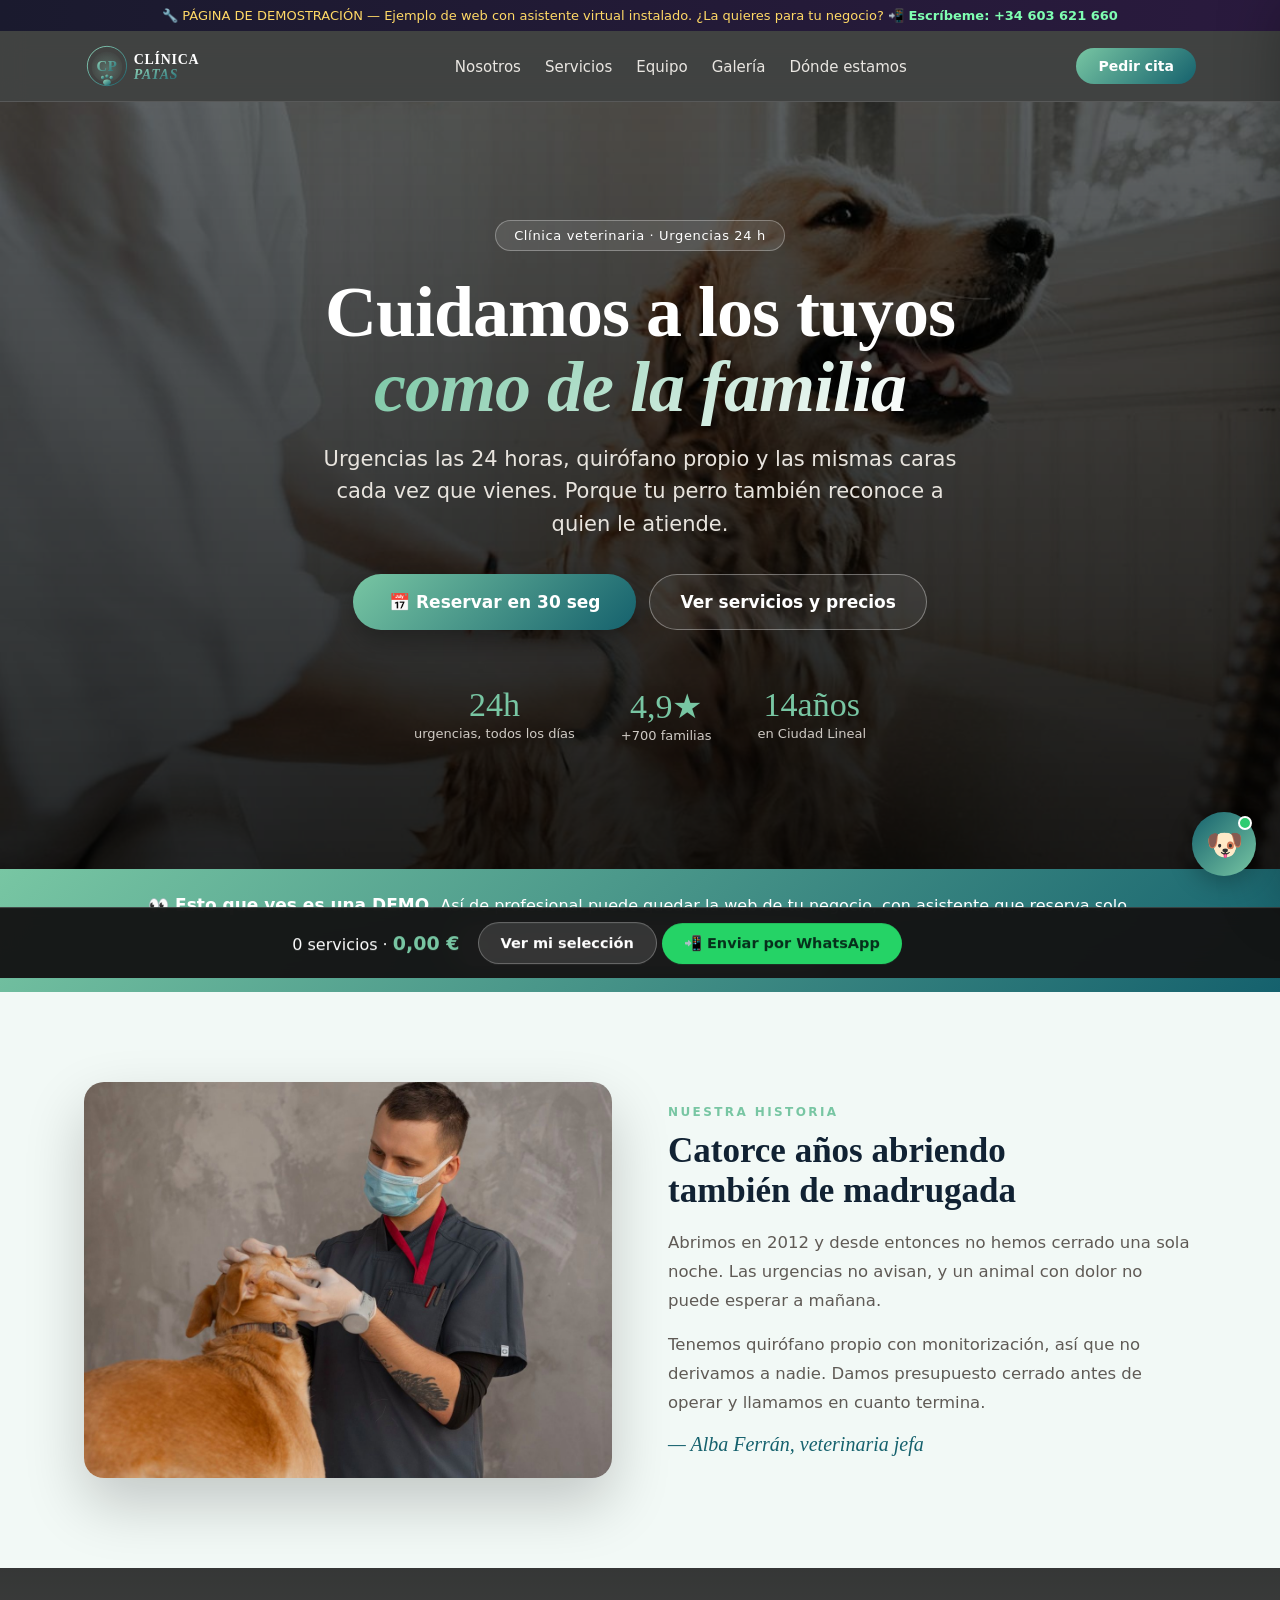
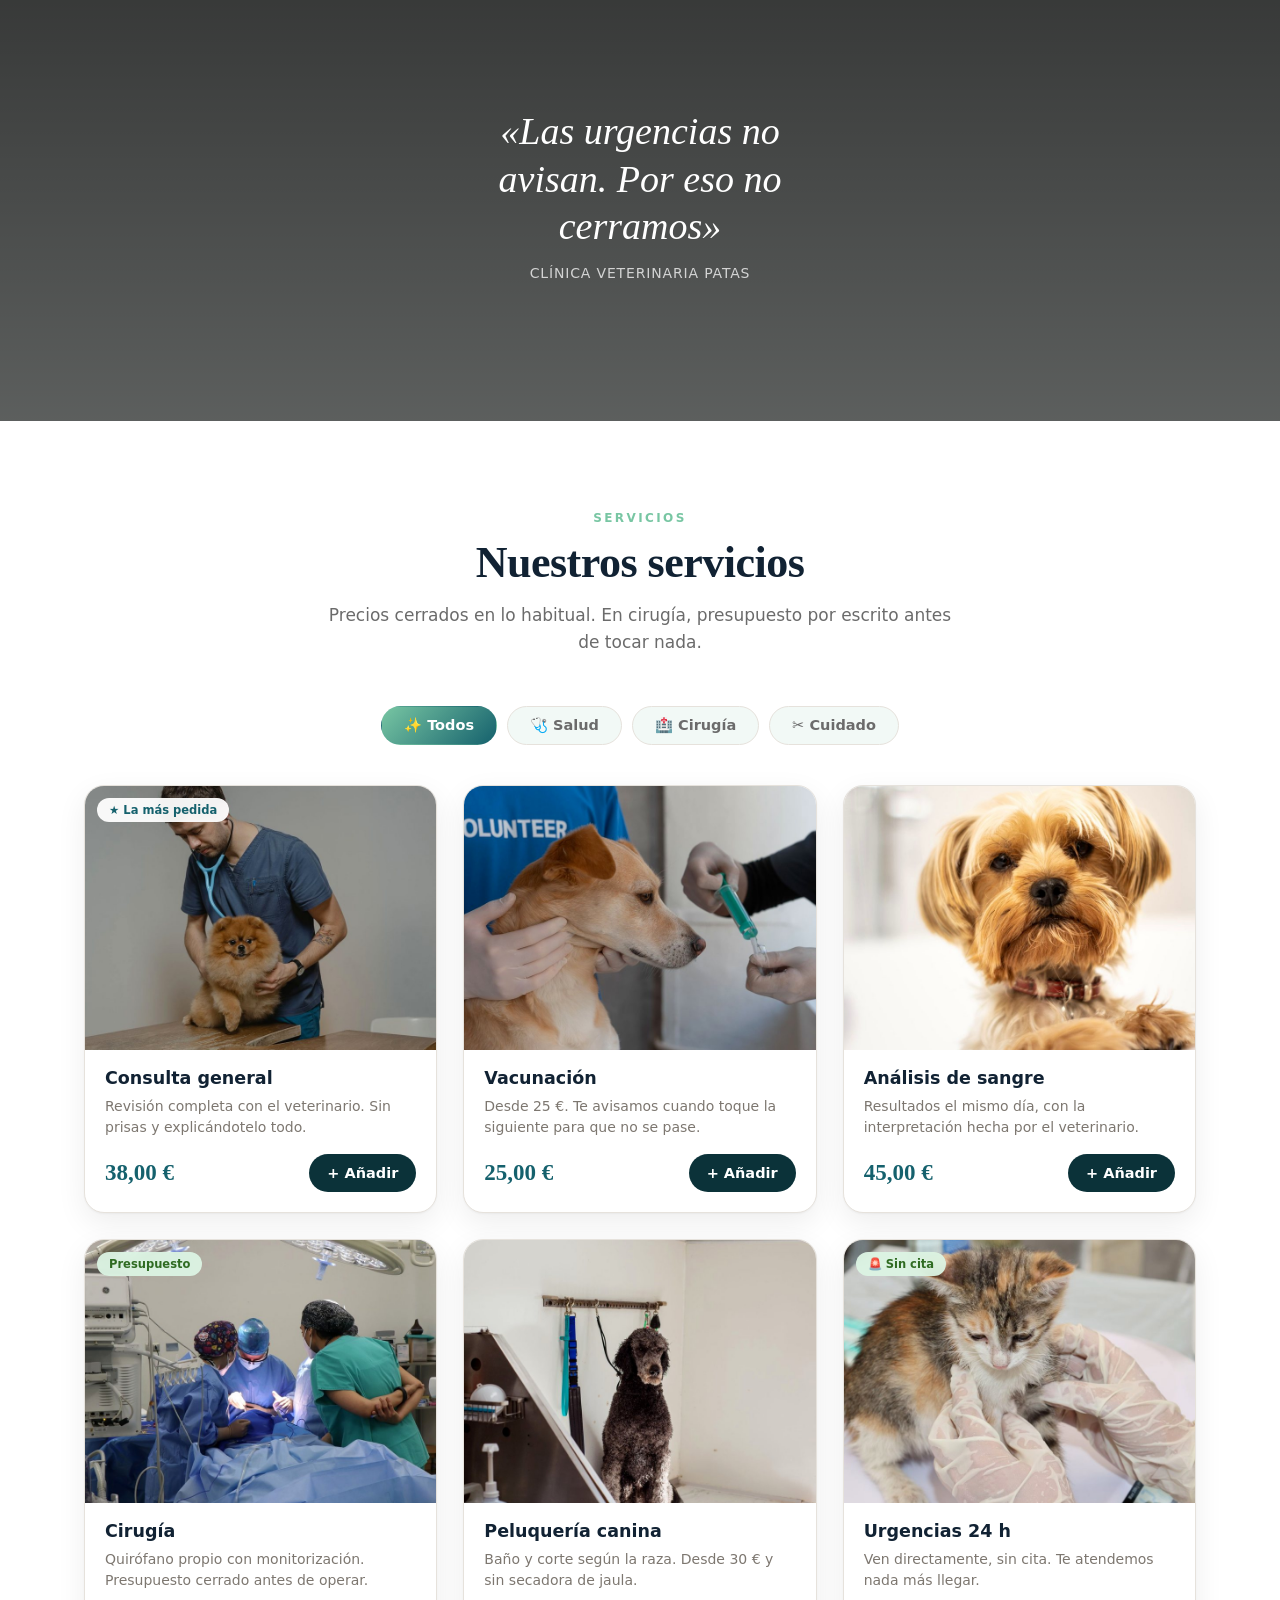
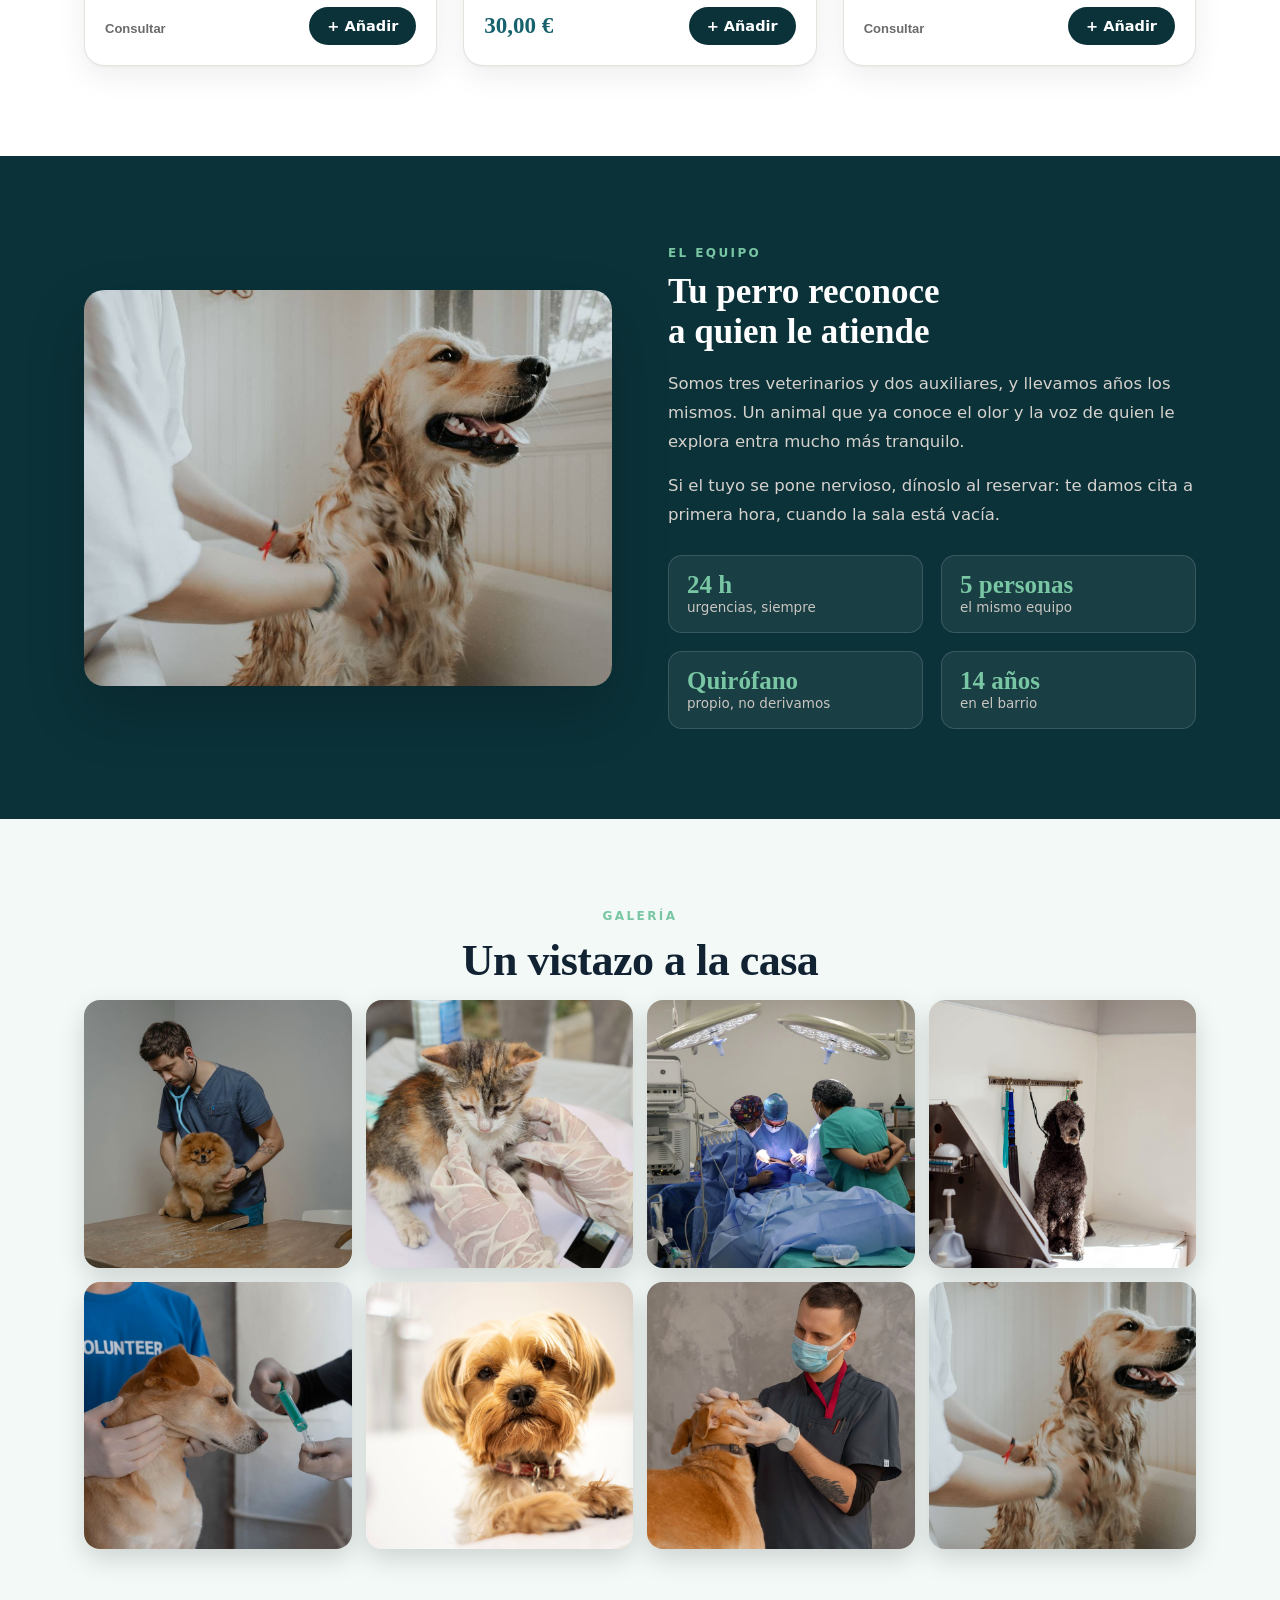
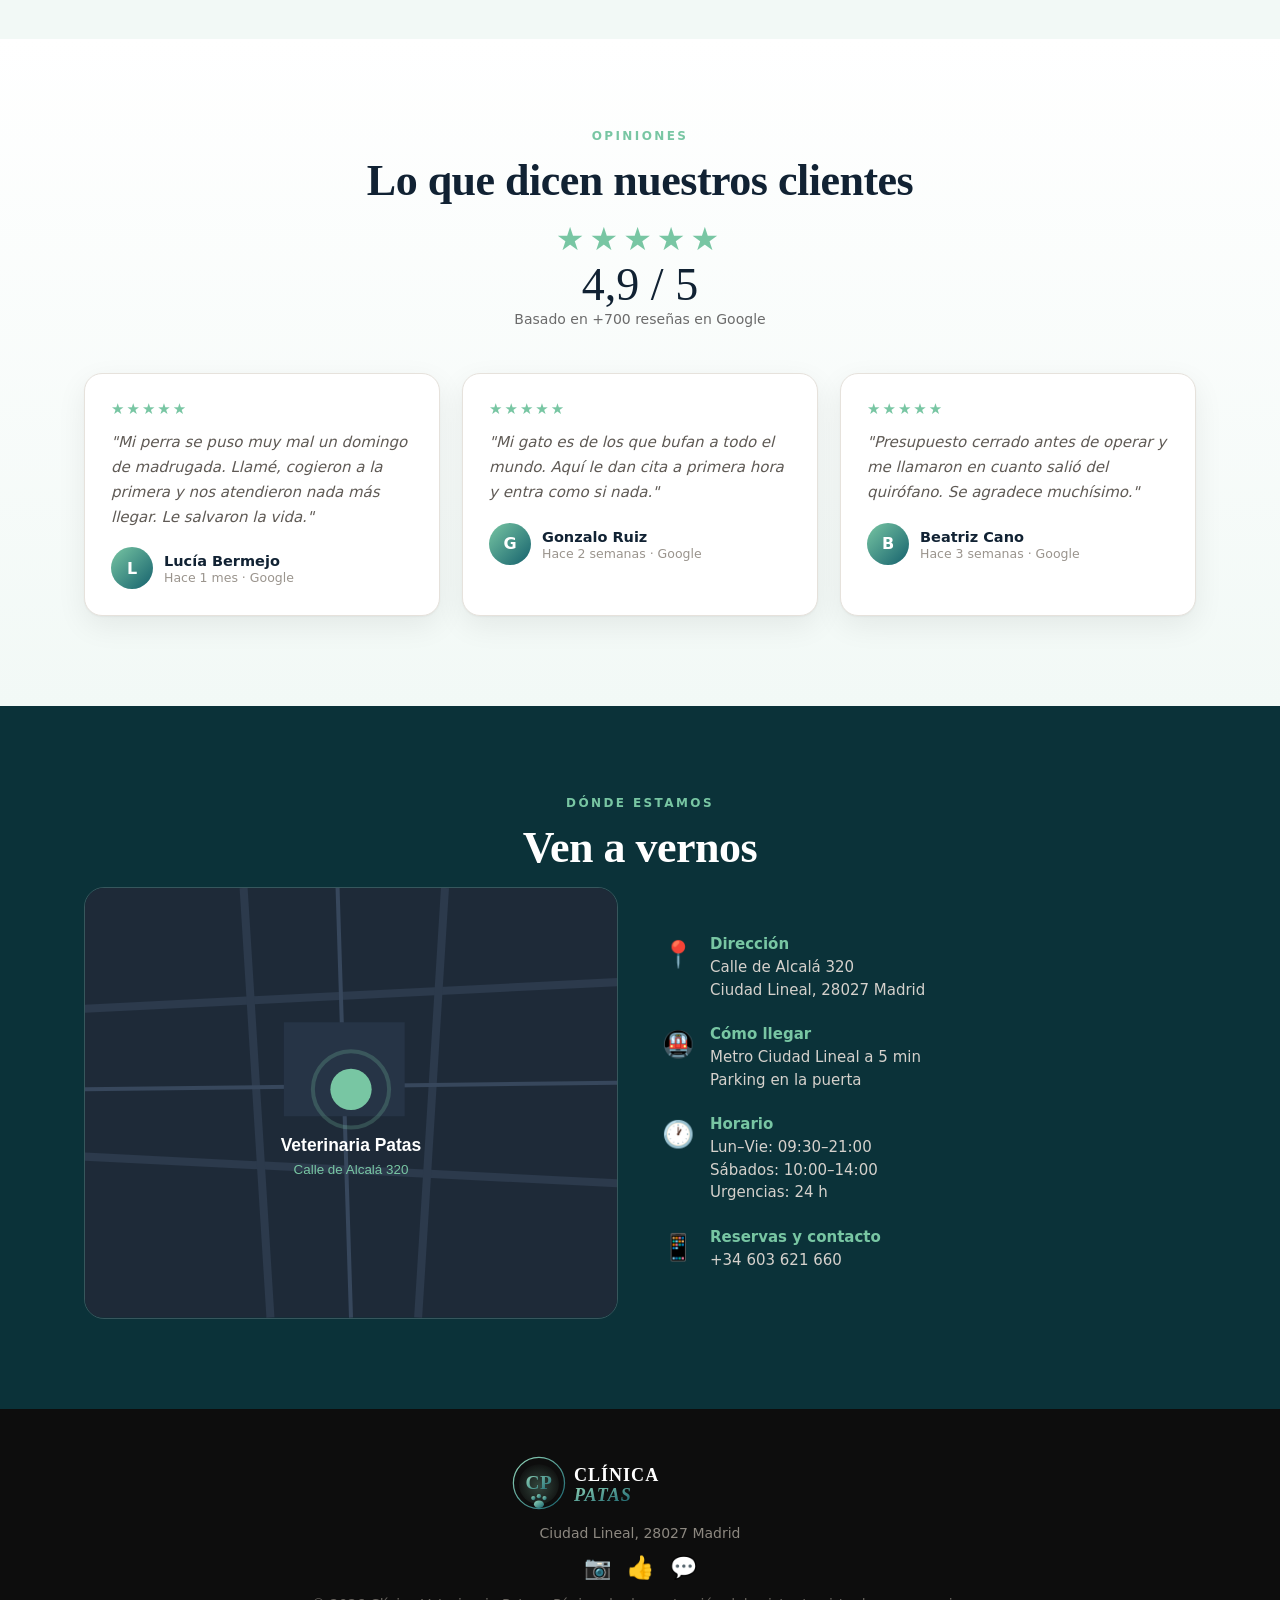
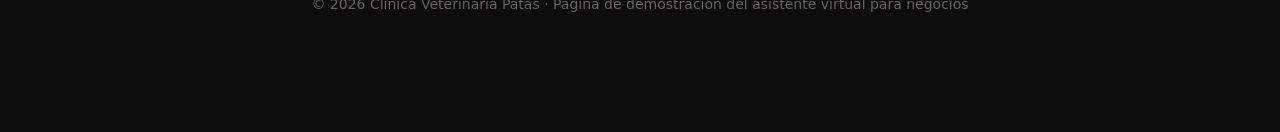
<file: demo-veterinaria.html>
<!DOCTYPE html>
<html lang="es">
<head>
  <meta charset="UTF-8">
  <meta name="viewport" content="width=device-width, initial-scale=1.0">
  <script async src="https://www.googletagmanager.com/gtag/js?id=G-66WBS8187W"></script>
  <script>window.dataLayer=window.dataLayer||[];function gtag(){dataLayer.push(arguments);}gtag('js',new Date());gtag('config','G-66WBS8187W');</script>
  <title>Clínica Veterinaria Patas — Urgencias 24 h, Madrid</title>
  <meta name="description" content="Clínica veterinaria en Alcalá 320. Urgencias 24 horas, quirófano propio y peluquería canina. Cita en 30 segundos.">
  <link rel="icon" href="data:image/svg+xml,%3Csvg xmlns='http://www.w3.org/2000/svg' viewBox='0 0 100 100'%3E%3Ctext y='.9em' font-size='90'%3E🐶%3C/text%3E%3C/svg%3E">
  <meta property="og:type" content="website">
  <meta property="og:title" content="Clínica Veterinaria Patas">
  <meta property="og:description" content="Clínica veterinaria en Alcalá 320. Urgencias 24 horas, quirófano propio y peluquería canina. Cita en 30 segundos.">
  <meta property="og:image" content="https://tuasistente24.com/img/veterinaria/hero.jpg">
<style>
  :root{
    --pri:#78C6A3; --sec:#15616D; --osc:#0b3239; --crema:#f2f9f6; --texto:#123;
    --gris:#6b6b6b; --linea:#e6e2dc; --blanco:#fff;
    --sombra:0 1px 2px rgba(0,0,0,.04), 0 10px 30px rgba(0,0,0,.07);
    --sombra-alta:0 26px 60px rgba(0,0,0,.2);
  }
  *{margin:0;padding:0;box-sizing:border-box}
  html{scroll-behavior:smooth;overflow-x:hidden}
  body{font-family:'Segoe UI',system-ui,-apple-system,sans-serif;color:var(--texto);background:var(--crema);padding-bottom:0}
  h1,h2,h3{font-family:'Playfair Display',Georgia,'Times New Roman',serif;font-weight:700;text-wrap:balance}
  a{color:inherit} img{max-width:100%;display:block} button{font-family:inherit}
  .contenedor{max-width:1160px;margin:0 auto;padding:0 24px}

  #progreso{position:fixed;top:0;left:0;height:3px;width:0%;z-index:9998;background:linear-gradient(90deg,var(--pri),var(--sec));transition:width .1s linear}
  #preloader{position:fixed;inset:0;background:var(--osc);z-index:10000;display:grid;place-items:center;transition:opacity .6s,visibility .6s}
  #preloader.oculto{opacity:0;visibility:hidden}
  #preloader img{width:min(280px,62vw);opacity:0;animation:apar .9s ease .25s forwards}
  @keyframes apar{to{opacity:1}}

  .aviso-demo{background:linear-gradient(90deg,#1a1a2e,#2a1a3e);color:#ffd966;font-size:13px;text-align:center;padding:8px 14px;position:relative;z-index:500}
  .aviso-demo a{color:#7fffb2;font-weight:700;text-decoration:none}

  nav{background:rgba(15,15,15,.78);backdrop-filter:blur(12px);position:sticky;top:0;z-index:400;border-bottom:1px solid rgba(255,255,255,.12);transition:background .3s}
  nav.compacta{background:rgba(15,15,15,.96)}
  nav .contenedor{display:flex;align-items:center;justify-content:space-between;height:70px}
  .marca img{height:46px;width:auto}
  footer .marca img{height:60px;margin:0 auto}
  nav ul{list-style:none;display:flex;gap:24px}
  nav ul a{color:#e9e6e1;text-decoration:none;font-size:15px;position:relative}
  nav ul a::after{content:"";position:absolute;left:0;bottom:-5px;width:0;height:2px;background:var(--pri);transition:width .25s}
  nav ul a:hover{color:var(--pri)} nav ul a:hover::after{width:100%}
  .btn-nav{background:linear-gradient(135deg,var(--pri),var(--sec));color:#fff;padding:10px 22px;border-radius:999px;font-weight:700;font-size:14px;border:none;cursor:pointer;transition:transform .18s}
  .btn-nav:hover{transform:translateY(-2px)}
  @media(max-width:900px){nav ul{display:none}}

  header.hero{position:relative;color:#fff;text-align:center;padding:118px 24px 126px;overflow:hidden;
    background:linear-gradient(180deg,rgba(0,0,0,.55),rgba(0,0,0,.82)),url('img/veterinaria/hero.jpg') center/cover no-repeat}
  .hero-inner{position:relative;z-index:2;opacity:0;transform:translateY(30px);animation:heroin 1s ease .3s forwards}
  @keyframes heroin{to{opacity:1;transform:none}}
  .chip{display:inline-block;background:rgba(255,255,255,.1);border:1px solid rgba(255,255,255,.3);color:#fff;padding:7px 18px;border-radius:999px;font-size:13px;letter-spacing:.05em;margin-bottom:24px}
  .hero h1{font-size:clamp(38px,7.5vw,72px);line-height:1.04;margin-bottom:18px;letter-spacing:-1px}
  .hero h1 span{background:linear-gradient(135deg,var(--pri),#fff);-webkit-background-clip:text;background-clip:text;-webkit-text-fill-color:transparent;font-style:italic}
  .hero p.sub{font-size:clamp(16px,2.3vw,21px);color:#e8e4de;max-width:640px;margin:0 auto 34px;line-height:1.55}
  .hero-cta{display:flex;gap:13px;justify-content:center;flex-wrap:wrap}
  .btn-pri{background:linear-gradient(135deg,var(--pri),var(--sec));color:#fff;padding:17px 36px;border-radius:999px;font-size:17px;font-weight:700;border:none;cursor:pointer;text-decoration:none;box-shadow:0 10px 30px rgba(0,0,0,.35);transition:transform .18s}
  .btn-pri:hover{transform:translateY(-3px) scale(1.02)}
  .btn-fan{background:rgba(255,255,255,.07);color:#fff;padding:17px 30px;border-radius:999px;font-size:17px;font-weight:600;text-decoration:none;border:1.5px solid rgba(255,255,255,.35);transition:all .2s}
  .btn-fan:hover{border-color:var(--pri);background:rgba(255,255,255,.14)}
  .hero-stats{display:flex;gap:46px;justify-content:center;margin-top:56px;flex-wrap:wrap}
  .hero-stats .num{font-family:'Playfair Display',Georgia,serif;font-size:34px;color:var(--pri);font-variant-numeric:tabular-nums}
  .hero-stats .lab{font-size:13px;color:#cfcac4;margin-top:2px}

  .banda-venta{background:linear-gradient(135deg,var(--pri),var(--sec));color:#fff;text-align:center;padding:26px 24px}
  .banda-venta b{font-size:17px}
  .banda-venta a{display:inline-block;margin-top:10px;background:#fff;color:var(--sec);padding:11px 26px;border-radius:999px;font-weight:700;text-decoration:none;transition:transform .16s}
  .banda-venta a:hover{transform:scale(1.05)}

  section{padding:90px 0}
  .eyebrow{text-align:center;text-transform:uppercase;letter-spacing:.2em;font-size:12px;font-weight:700;color:var(--pri);margin-bottom:12px}
  .titulo-seccion{text-align:center;font-size:clamp(29px,4.4vw,44px);margin-bottom:14px;letter-spacing:-.5px}
  .intro-seccion{text-align:center;max-width:640px;margin:0 auto 50px;color:var(--gris);font-size:17px;line-height:1.6}
  .reveal{opacity:0;transform:translateY(38px);transition:opacity .7s cubic-bezier(.2,.7,.2,1),transform .7s cubic-bezier(.2,.7,.2,1)}
  .reveal.in{opacity:1;transform:none}

  .dos{display:grid;grid-template-columns:1fr 1fr;gap:56px;align-items:center}
  @media(max-width:820px){.dos{grid-template-columns:1fr;gap:32px}}
  .foto-grande{aspect-ratio:4/3;border-radius:20px;overflow:hidden;position:relative;box-shadow:var(--sombra-alta)}
  .foto-grande img{width:100%;height:100%;object-fit:cover;transition:transform 9s ease}
  .foto-grande:hover img{transform:scale(1.07)}
  .dos h2{font-size:35px;margin-bottom:18px}
  .dos p{color:#5f5a55;line-height:1.75;margin-bottom:15px;font-size:16.5px}
  .firma{font-family:'Playfair Display',Georgia,serif;font-style:italic;color:var(--sec);font-size:20px;margin-top:10px}

  .banda-frase{position:relative;padding:140px 24px;text-align:center;color:#fff;
    background:url('img/veterinaria/equipo.jpg') center/cover fixed no-repeat}
  @supports(-webkit-touch-callout:none){.banda-frase{background-attachment:scroll}}
  .banda-frase::before{content:"";position:absolute;inset:0;background:linear-gradient(180deg,rgba(0,0,0,.78),rgba(0,0,0,.62))}
  .banda-frase .contenedor{position:relative;z-index:1}
  .frase{font-family:'Playfair Display',Georgia,serif;font-size:clamp(23px,3.8vw,38px);line-height:1.25;max-width:20ch;margin:0 auto 14px;font-style:italic}
  .frase-firma{opacity:.75;font-size:14px;letter-spacing:.06em;text-transform:uppercase}

  .serv-seccion{background:#fff}
  .categorias{display:flex;gap:10px;justify-content:center;flex-wrap:wrap;margin-bottom:40px}
  .cat-pill{background:var(--crema);border:1.5px solid var(--linea);padding:10px 22px;border-radius:999px;font-size:14.5px;color:var(--gris);cursor:pointer;transition:all .2s;font-weight:600}
  .cat-pill:hover{border-color:var(--pri);color:var(--pri)}
  .cat-pill.activa{background:linear-gradient(135deg,var(--pri),var(--sec));color:#fff;border-color:transparent}
  .serv-grid{display:grid;grid-template-columns:repeat(3,1fr);gap:26px}
  @media(max-width:980px){.serv-grid{grid-template-columns:repeat(2,1fr)}}
  @media(max-width:620px){.serv-grid{grid-template-columns:1fr}}
  .serv{background:#fff;border:1px solid var(--linea);border-radius:20px;overflow:hidden;display:flex;flex-direction:column;box-shadow:var(--sombra);transition:transform .3s cubic-bezier(.2,.7,.2,1),box-shadow .3s,border-color .3s}
  .serv:hover{transform:translateY(-7px);box-shadow:var(--sombra-alta);border-color:var(--pri)}
  .serv.ocultar{display:none}
  .serv .foto{position:relative;aspect-ratio:4/3;overflow:hidden;background:var(--crema)}
  .serv .foto img{width:100%;height:100%;object-fit:cover;transition:transform .6s cubic-bezier(.2,.7,.2,1)}
  .serv:hover .foto img{transform:scale(1.07)}
  .serv .etq{position:absolute;top:12px;left:12px;font-size:11.5px;font-weight:800;padding:5px 12px;border-radius:999px;backdrop-filter:blur(6px)}
  .etq.top{background:rgba(255,255,255,.94);color:var(--sec)}
  .etq.veg{background:rgba(220,245,228,.94);color:#2f6b22}
  .serv .cuerpo{padding:18px 20px 20px;display:flex;flex-direction:column;flex:1}
  .serv .nombre{font-weight:700;font-size:17.5px;line-height:1.25;margin-bottom:6px}
  .serv .desc{color:#7d7770;font-size:14px;line-height:1.5;flex:1;margin-bottom:16px}
  .serv .pie{display:flex;align-items:center;justify-content:space-between;gap:12px}
  .serv .precio{font-family:'Playfair Display',Georgia,serif;font-weight:700;color:var(--sec);font-size:23px;font-variant-numeric:tabular-nums}
  .serv .precio small{font-size:13px;color:var(--gris);font-family:'Segoe UI',sans-serif}
  .btn-add{background:var(--osc);color:#fff;border:none;cursor:pointer;font-weight:700;font-size:14.5px;padding:11px 18px;border-radius:999px;transition:background .2s,transform .16s}
  .btn-add:hover{background:var(--sec);transform:scale(1.05)}
  .cantidad{display:flex;align-items:center;gap:11px;background:var(--crema);border:1px solid var(--linea);border-radius:999px;padding:5px 8px}
  .cantidad button{width:29px;height:29px;border-radius:50%;border:none;cursor:pointer;background:#fff;font-size:17px;font-weight:700;line-height:1;box-shadow:0 2px 6px rgba(0,0,0,.12)}
  .cantidad button:hover{background:var(--sec);color:#fff}
  .cantidad .n{min-width:18px;text-align:center;font-weight:800}

  .equipo-seccion{background:var(--osc);color:#fff}
  .equipo-seccion h2{color:#fff}
  .equipo-seccion p{color:#d5d1cc}
  .equipo-datos{display:grid;grid-template-columns:repeat(2,1fr);gap:18px;margin-top:26px}
  .dato{background:rgba(255,255,255,.06);border:1px solid rgba(255,255,255,.14);border-radius:14px;padding:16px 18px}
  .dato b{display:block;font-family:'Playfair Display',Georgia,serif;font-size:25px;color:var(--pri);line-height:1}
  .dato span{font-size:13.5px;color:#c9c5c0}

  .galeria-grid{display:grid;grid-template-columns:repeat(4,1fr);gap:14px}
  @media(max-width:760px){.galeria-grid{grid-template-columns:repeat(2,1fr)}}
  .gal{aspect-ratio:1;border-radius:16px;position:relative;overflow:hidden;box-shadow:0 10px 26px rgba(0,0,0,.15)}
  .gal img{position:absolute;inset:0;width:100%;height:100%;object-fit:cover;transition:transform .45s}
  .gal:hover img{transform:scale(1.12)}
  .gal .cap{position:absolute;bottom:0;left:0;right:0;z-index:3;padding:12px;font-size:12.5px;font-weight:700;color:#fff;background:linear-gradient(transparent,rgba(0,0,0,.8));font-family:'Segoe UI',sans-serif;transform:translateY(101%);transition:transform .3s}
  .gal:hover .cap{transform:translateY(0)}

  .op-seccion{background:linear-gradient(180deg,#fff,var(--crema))}
  .rating-top{text-align:center;margin-bottom:46px}
  .rating-top .estrellas{color:var(--pri);font-size:32px;letter-spacing:5px}
  .rating-top .nota{font-family:'Playfair Display',Georgia,serif;font-size:46px}
  .rating-top .fuente{color:var(--gris);font-size:14px}
  .op-grid{display:grid;grid-template-columns:repeat(3,1fr);gap:22px}
  @media(max-width:820px){.op-grid{grid-template-columns:1fr}}
  .opinion{background:#fff;border:1px solid var(--linea);border-radius:18px;padding:26px;box-shadow:var(--sombra);transition:transform .25s}
  .opinion:hover{transform:translateY(-6px)}
  .opinion .est{color:var(--pri);font-size:15px;letter-spacing:2px;margin-bottom:12px}
  .opinion p{color:#5f5a55;font-size:15px;line-height:1.65;font-style:italic;margin-bottom:18px}
  .opinion .autor{display:flex;align-items:center;gap:11px}
  .opinion .avatar{width:42px;height:42px;border-radius:50%;background:linear-gradient(135deg,var(--pri),var(--sec));color:#fff;display:grid;place-items:center;font-weight:700}
  .opinion .autor b{font-size:14.5px}
  .opinion .autor small{display:block;color:#9a948d;font-size:12.5px}

  .ubi-seccion{background:var(--osc);color:#fff}
  .ubi-seccion .titulo-seccion{color:#fff}
  .ubi-grid{display:grid;grid-template-columns:1fr 1fr;gap:44px}
  @media(max-width:820px){.ubi-grid{grid-template-columns:1fr}}
  .mapa{border-radius:20px;overflow:hidden;min-height:320px;border:1px solid rgba(255,255,255,.18)}
  .info-contacto{display:flex;flex-direction:column;gap:24px;justify-content:center}
  .info-item{display:flex;gap:16px;align-items:flex-start}
  .info-item .ico{font-size:26px}
  .info-item b{display:block;color:var(--pri);font-size:15px;margin-bottom:3px}
  .info-item span,.info-item a{color:#d5d1cc;font-size:15px;line-height:1.5;text-decoration:none}

  footer{background:#0d0d0d;color:#8d8880;text-align:center;padding:44px 24px 120px;font-size:14px}
  .redes{display:flex;gap:16px;justify-content:center;margin:14px 0;font-size:22px}
  .redes a{text-decoration:none;transition:transform .2s;display:inline-block}
  .redes a:hover{transform:scale(1.25)}

  #barra{position:fixed;left:0;right:0;bottom:0;z-index:9995;background:rgba(20,20,20,.97);backdrop-filter:blur(14px);color:#fff;padding:14px 24px;display:flex;align-items:center;justify-content:center;gap:18px;flex-wrap:wrap;border-top:1px solid rgba(255,255,255,.16);transform:translateY(110%);transition:transform .4s cubic-bezier(.2,.7,.2,1)}
  #barra.ver{transform:none}
  #barra .resumen b{color:var(--pri);font-size:19px}
  #barra button{border:none;cursor:pointer;font-weight:700;font-size:14.5px;padding:12px 22px;border-radius:999px;transition:transform .16s}
  #barra button:hover{transform:translateY(-2px)}
  .btn-ver{background:rgba(255,255,255,.12);color:#fff;border:1px solid rgba(255,255,255,.28)!important}
  .btn-wa{background:#25D366;color:#06301b}
  @media(min-width:721px){#barra{padding-right:110px}}
  @media(max-width:720px){#barra{flex-direction:column;gap:10px;padding-bottom:18px}#barra .acciones{width:100%;display:flex;gap:10px}#barra button{flex:1}}

  #fondo{position:fixed;inset:0;background:rgba(0,0,0,.55);z-index:9996;opacity:0;visibility:hidden;transition:opacity .3s,visibility .3s}
  #fondo.ver{opacity:1;visibility:visible}
  #panel{position:fixed;right:0;top:0;bottom:0;width:min(420px,100%);background:var(--crema);z-index:9997;transform:translateX(105%);transition:transform .4s cubic-bezier(.2,.7,.2,1);display:flex;flex-direction:column;box-shadow:-20px 0 60px rgba(0,0,0,.3)}
  #panel.ver{transform:none}
  #panel .cab{background:var(--osc);color:#fff;padding:20px 22px;display:flex;align-items:center;justify-content:space-between}
  #panel .cab h3{font-size:20px;color:var(--pri)}
  #panel .cab .x{background:none;border:none;color:#fff;font-size:24px;cursor:pointer}
  #panel .lista{flex:1;overflow-y:auto;padding:18px 22px}
  .vacio{color:var(--gris);text-align:center;padding:50px 10px;font-size:15px}
  .linea{display:flex;gap:12px;align-items:center;padding:13px 0;border-bottom:1px solid var(--linea)}
  .linea img{width:56px;height:56px;border-radius:11px;object-fit:cover;flex-shrink:0}
  .linea .n{flex:1;font-size:14.5px;font-weight:600;line-height:1.3}
  .linea .n small{display:block;color:var(--gris);font-weight:400;font-size:13px;margin-top:2px}
  .linea .ctrl{display:flex;align-items:center;gap:8px}
  .linea .ctrl button{width:26px;height:26px;border-radius:50%;border:1px solid var(--linea);background:#fff;cursor:pointer;font-weight:700}
  .linea .ctrl button:hover{background:var(--sec);color:#fff}
  .linea .imp{font-weight:800;color:var(--sec);min-width:62px;text-align:right;font-size:15px}
  #panel .pie{border-top:1px solid var(--linea);padding:18px 22px 22px;background:#fff}
  #panel .total{display:flex;justify-content:space-between;align-items:baseline;margin-bottom:14px;font-size:16px}
  #panel .total b{font-family:'Playfair Display',Georgia,serif;font-size:30px}
  #panel .pie .btn-wa{width:100%;padding:15px;font-size:16px;border:none;border-radius:14px;font-weight:800;cursor:pointer}
  #panel .pie .btn-chat{width:100%;margin-top:9px;padding:13px;font-size:15px;border:1px solid var(--linea);border-radius:14px;background:#fff;font-weight:700;cursor:pointer}
  .nota-demo{font-size:12.5px;color:var(--gris);text-align:center;margin-top:12px;line-height:1.45}

  @media(prefers-reduced-motion:reduce){
    *,*::before,*::after{animation:none!important;transition:none!important}
    .reveal{opacity:1;transform:none}
    #barra.ver,#panel.ver{transform:none}
  }
</style>
</head>
<body>

<div id="preloader"><img src="img/veterinaria/logo.svg" alt="Clínica Veterinaria Patas"></div>
<div id="progreso"></div>

<div class="aviso-demo">
  🔧 PÁGINA DE DEMOSTRACIÓN — Ejemplo de web con asistente virtual instalado. ¿La quieres para tu negocio?
  <a href="https://wa.me/34603621660?text=Hola%2C%20vi%20la%20demo%20y%20quiero%20un%20asistente%20virtual%20para%20mi%20negocio" target="_blank" rel="noopener noreferrer">📲 Escríbeme: +34 603 621 660</a>
</div>

<nav id="nav">
  <div class="contenedor">
    <a class="marca" href="#" aria-label="Clínica Veterinaria Patas"><img src="img/veterinaria/logo.svg" alt="Clínica Veterinaria Patas"></a>
    <ul>
      <li><a href="#historia">Nosotros</a></li>
      <li><a href="#servicios">Servicios</a></li>
      <li><a href="#equipo">Equipo</a></li>
      <li><a href="#galeria">Galería</a></li>
      <li><a href="#ubicacion">Dónde estamos</a></li>
    </ul>
    <button class="btn-nav" onclick="abrirChat()">Pedir cita</button>
  </div>
</nav>

<header class="hero">
  <div class="contenedor hero-inner">
    <div class="chip">Clínica veterinaria · Urgencias 24 h</div>
    <h1>Cuidamos a los tuyos<br><span>como de la familia</span></h1>
    <p class="sub">Urgencias las 24 horas, quirófano propio y las mismas caras cada vez que vienes. Porque tu perro también reconoce a quien le atiende.</p>
    <div class="hero-cta">
      <button class="btn-pri" onclick="abrirChat()">📅 Reservar en 30 seg</button>
      <a class="btn-fan" href="#servicios">Ver servicios y precios</a>
    </div>
    <div class="hero-stats">
      <div><div class="num" data-contador="24" data-sufijo="h">0h</div><div class="lab">urgencias, todos los días</div></div>
      <div><div class="num" data-contador="4.9" data-decimal="1" data-sufijo="★">0★</div><div class="lab">+700 familias</div></div>
      <div><div class="num" data-contador="14" data-sufijo="años">0años</div><div class="lab">en Ciudad Lineal</div></div>
    </div>
  </div>
</header>

<div class="banda-venta">
  <b>👀 Esto que ves es una DEMO.</b> Así de profesional puede quedar la web de tu negocio, con asistente que reserva solo.
  <br><a href="https://wa.me/34603621660?text=Hola%2C%20quiero%20una%20web%20con%20asistente%20como%20la%20demo" target="_blank" rel="noopener noreferrer">Quiero una igual para mi negocio →</a>
</div>

<section id="historia">
  <div class="contenedor dos">
    <div class="foto-grande reveal"><img src="img/veterinaria/equipo.jpg" alt="Clínica Veterinaria Patas"></div>
    <div class="reveal">
      <div class="eyebrow" style="text-align:left">Nuestra historia</div>
      <h2>Catorce años abriendo también de madrugada</h2>
      <p>Abrimos en 2012 y desde entonces no hemos cerrado una sola noche. Las urgencias no avisan, y un animal con dolor no puede esperar a mañana.</p>
      <p>Tenemos quirófano propio con monitorización, así que no derivamos a nadie. Damos presupuesto cerrado antes de operar y llamamos en cuanto termina.</p>
      <div class="firma">— Alba Ferrán, veterinaria jefa</div>
    </div>
  </div>
</section>

<section class="banda-frase">
  <div class="contenedor">
    <p class="frase">«Las urgencias no avisan. Por eso no cerramos»</p>
    <div class="frase-firma">Clínica Veterinaria Patas</div>
  </div>
</section>

<section id="servicios" class="serv-seccion">
  <div class="contenedor">
    <div class="eyebrow reveal">Servicios</div>
    <h2 class="titulo-seccion reveal">Nuestros servicios</h2>
    <p class="intro-seccion reveal">Precios cerrados en lo habitual. En cirugía, presupuesto por escrito antes de tocar nada.</p>
    <div class="categorias reveal">
      <span class="cat-pill activa" data-filtro="todas">✨ Todos</span>
      <span class="cat-pill" data-filtro="salud">🩺 Salud</span>
      <span class="cat-pill" data-filtro="cirugia">🏥 Cirugía</span>
      <span class="cat-pill" data-filtro="cuidado">✂️ Cuidado</span>
    </div>
    <div class="serv-grid reveal" id="rejilla"></div>
  </div>
</section>

<section id="equipo" class="equipo-seccion">
  <div class="contenedor dos">
    <div class="foto-grande reveal"><img src="img/veterinaria/hero.jpg" alt="Equipo de Clínica Veterinaria Patas"></div>
    <div class="reveal">
      <div class="eyebrow" style="text-align:left">El equipo</div>
      <h2>Tu perro reconoce<br>a quien le atiende</h2>
      <p>Somos tres veterinarios y dos auxiliares, y llevamos años los mismos. Un animal que ya conoce el olor y la voz de quien le explora entra mucho más tranquilo.</p>
      <p>Si el tuyo se pone nervioso, dínoslo al reservar: te damos cita a primera hora, cuando la sala está vacía.</p>
      <div class="equipo-datos">
        <div class="dato"><b>24 h</b><span>urgencias, siempre</span></div>
        <div class="dato"><b>5 personas</b><span>el mismo equipo</span></div>
        <div class="dato"><b>Quirófano</b><span>propio, no derivamos</span></div>
        <div class="dato"><b>14 años</b><span>en el barrio</span></div>
      </div>
    </div>
  </div>
</section>

<section id="galeria">
  <div class="contenedor">
    <div class="eyebrow reveal">Galería</div>
    <h2 class="titulo-seccion reveal">Un vistazo a la casa</h2>
    <div class="galeria-grid reveal">
      <div class="gal"><img src="img/veterinaria/s2.jpg" alt="Consulta sin prisas" loading="lazy"><div class="cap">Consulta sin prisas</div></div>
      <div class="gal"><img src="img/veterinaria/s1.jpg" alt="También gatos" loading="lazy"><div class="cap">También gatos</div></div>
      <div class="gal"><img src="img/veterinaria/s5.jpg" alt="Quirófano propio" loading="lazy"><div class="cap">Quirófano propio</div></div>
      <div class="gal"><img src="img/veterinaria/s6.jpg" alt="Peluquería canina" loading="lazy"><div class="cap">Peluquería canina</div></div>
      <div class="gal"><img src="img/veterinaria/s4.jpg" alt="Vacunas al día" loading="lazy"><div class="cap">Vacunas al día</div></div>
      <div class="gal"><img src="img/veterinaria/s3.jpg" alt="Revisiones completas" loading="lazy"><div class="cap">Revisiones completas</div></div>
      <div class="gal"><img src="img/veterinaria/equipo.jpg" alt="Alba, en consulta" loading="lazy"><div class="cap">Alba, en consulta</div></div>
      <div class="gal"><img src="img/veterinaria/hero.jpg" alt="La clínica" loading="lazy"><div class="cap">La clínica</div></div>
    </div>
  </div>
</section>

<section id="opiniones" class="op-seccion">
  <div class="contenedor">
    <div class="eyebrow reveal">Opiniones</div>
    <h2 class="titulo-seccion reveal">Lo que dicen nuestros clientes</h2>
    <div class="rating-top reveal">
      <div class="estrellas">★★★★★</div>
      <div class="nota">4,9 / 5</div>
      <div class="fuente">Basado en +700 reseñas en Google</div>
    </div>
    <div class="op-grid">
      <div class="opinion reveal"><div class="est">★★★★★</div><p>"Mi perra se puso muy mal un domingo de madrugada. Llamé, cogieron a la primera y nos atendieron nada más llegar. Le salvaron la vida."</p><div class="autor"><div class="avatar">L</div><div><b>Lucía Bermejo</b><small>Hace 1 mes · Google</small></div></div></div>
      <div class="opinion reveal"><div class="est">★★★★★</div><p>"Mi gato es de los que bufan a todo el mundo. Aquí le dan cita a primera hora y entra como si nada."</p><div class="autor"><div class="avatar">G</div><div><b>Gonzalo Ruiz</b><small>Hace 2 semanas · Google</small></div></div></div>
      <div class="opinion reveal"><div class="est">★★★★★</div><p>"Presupuesto cerrado antes de operar y me llamaron en cuanto salió del quirófano. Se agradece muchísimo."</p><div class="autor"><div class="avatar">B</div><div><b>Beatriz Cano</b><small>Hace 3 semanas · Google</small></div></div></div>
    </div>
  </div>
</section>

<section id="ubicacion" class="ubi-seccion">
  <div class="contenedor">
    <div class="eyebrow reveal">Dónde estamos</div>
    <h2 class="titulo-seccion reveal">Ven a vernos</h2>
    <div class="ubi-grid reveal">
      <div class="mapa">
        <svg viewBox="0 0 400 320" width="100%" height="100%" preserveAspectRatio="xMidYMid slice" role="img" aria-label="Mapa de ubicación">
          <rect width="400" height="320" fill="#1e2a38"/>
          <g stroke="#2c3a4c" stroke-width="6"><line x1="0" y1="90" x2="400" y2="70"/><line x1="0" y1="200" x2="400" y2="220"/><line x1="120" y1="0" x2="140" y2="320"/><line x1="270" y1="0" x2="250" y2="320"/></g>
          <g stroke="#37475c" stroke-width="3"><line x1="0" y1="150" x2="400" y2="145"/><line x1="190" y1="0" x2="200" y2="320"/></g>
          <rect x="150" y="100" width="90" height="70" fill="#263446"/>
          <circle cx="200" cy="150" r="13" fill="#78C6A3"><animate attributeName="r" values="13;17;13" dur="2s" repeatCount="indefinite"/></circle>
          <circle cx="200" cy="150" r="26" fill="none" stroke="#78C6A3" stroke-width="3" opacity="0.5"><animate attributeName="r" values="20;34;20" dur="2s" repeatCount="indefinite"/><animate attributeName="opacity" values=".6;0;.6" dur="2s" repeatCount="indefinite"/></circle>
          <text x="200" y="196" fill="#fff" font-size="13" font-family="sans-serif" text-anchor="middle" font-weight="bold">Veterinaria Patas</text>
          <text x="200" y="213" fill="#78C6A3" font-size="10" font-family="sans-serif" text-anchor="middle">Calle de Alcalá 320</text>
        </svg>
      </div>
      <div class="info-contacto">
        <div class="info-item"><span class="ico">📍</span><div><b>Dirección</b><span>Calle de Alcalá 320<br>Ciudad Lineal, 28027 Madrid</span></div></div>
        <div class="info-item"><span class="ico">🚇</span><div><b>Cómo llegar</b><span>Metro Ciudad Lineal a 5 min<br>Parking en la puerta</span></div></div>
        <div class="info-item"><span class="ico">🕐</span><div><b>Horario</b><span>Lun–Vie: 09:30–21:00<br>Sábados: 10:00–14:00<br>Urgencias: 24 h</span></div></div>
        <div class="info-item"><span class="ico">📱</span><div><b>Reservas y contacto</b><a href="https://wa.me/34603621660" target="_blank" rel="noopener noreferrer">+34 603 621 660</a></div></div>
      </div>
    </div>
  </div>
</section>

<footer>
  <div class="marca"><img src="img/veterinaria/logo.svg" alt="Clínica Veterinaria Patas"></div>
  <p style="margin-top:12px">Ciudad Lineal, 28027 Madrid</p>
  <div class="redes">
    <a href="#" onclick="return false" title="Instagram">📷</a>
    <a href="#" onclick="return false" title="Facebook">👍</a>
    <a href="https://wa.me/34603621660" target="_blank" rel="noopener noreferrer" title="WhatsApp">💬</a>
  </div>
  <p style="margin-top:16px;opacity:.7">© 2026 Clínica Veterinaria Patas · Página de demostración del asistente virtual para negocios</p>
</footer>

<div id="barra">
  <div class="resumen"><span id="res-txt">0</span> · <b id="res-total">0,00 €</b></div>
  <div class="acciones">
    <button class="btn-ver" onclick="abrirPanel()">Ver mi selección</button>
    <button class="btn-wa" onclick="enviar()">📲 Enviar por WhatsApp</button>
  </div>
</div>

<div id="fondo" onclick="cerrarPanel()"></div>
<aside id="panel" aria-label="Tu selección">
  <div class="cab"><h3>Tu selección</h3><button class="x" onclick="cerrarPanel()" aria-label="Cerrar">✕</button></div>
  <div class="lista" id="lista"></div>
  <div class="pie">
    <div class="total"><span>Total</span><b id="total">0,00 €</b></div>
    <button class="btn-wa" onclick="enviar()">📲 Enviarlo por WhatsApp</button>
    <button class="btn-chat" onclick="cerrarPanel();abrirChat()">💬 Prefiero preguntar al asistente</button>
    <p class="nota-demo">Es una demo: se abre tu WhatsApp con el mensaje escrito. No se cobra nada ni se envía a ningún sitio.</p>
  </div>
</aside>

<script>
  const SERVICIOS = [
      {
            "id": "consulta",
            "cat": "salud",
            "nombre": "Consulta general",
            "precio": 38.0,
            "img": "img/veterinaria/s2.jpg",
            "desc": "Revisión completa con el veterinario. Sin prisas y explicándotelo todo.",
            "etq": "★ La más pedida",
            "tipo": "top"
      },
      {
            "id": "vacuna",
            "cat": "salud",
            "nombre": "Vacunación",
            "precio": 25.0,
            "img": "img/veterinaria/s4.jpg",
            "desc": "Desde 25 €. Te avisamos cuando toque la siguiente para que no se pase.",
            "etq": null,
            "tipo": "top"
      },
      {
            "id": "analisis",
            "cat": "salud",
            "nombre": "Análisis de sangre",
            "precio": 45.0,
            "img": "img/veterinaria/s3.jpg",
            "desc": "Resultados el mismo día, con la interpretación hecha por el veterinario.",
            "etq": null,
            "tipo": "top"
      },
      {
            "id": "cirugia",
            "cat": "cirugia",
            "nombre": "Cirugía",
            "precio": 0.0,
            "img": "img/veterinaria/s5.jpg",
            "desc": "Quirófano propio con monitorización. Presupuesto cerrado antes de operar.",
            "etq": "Presupuesto",
            "tipo": "veg"
      },
      {
            "id": "peluqueria",
            "cat": "cuidado",
            "nombre": "Peluquería canina",
            "precio": 30.0,
            "img": "img/veterinaria/s6.jpg",
            "desc": "Baño y corte según la raza. Desde 30 € y sin secadora de jaula.",
            "etq": null,
            "tipo": "top"
      },
      {
            "id": "urgencia",
            "cat": "salud",
            "nombre": "Urgencias 24 h",
            "precio": 0.0,
            "img": "img/veterinaria/s1.jpg",
            "desc": "Ven directamente, sin cita. Te atendemos nada más llegar.",
            "etq": "🚨 Sin cita",
            "tipo": "veg"
      }
];

  const eur = n => n.toFixed(2).replace(".", ",") + " €";
  const sel = {};

  const rejilla = document.getElementById("rejilla");
  rejilla.innerHTML = SERVICIOS.map(s => `
    <article class="serv" data-cat="${s.cat}" data-id="${s.id}">
      <div class="foto">
        <img src="${s.img}" alt="${s.nombre}" loading="lazy">
        ${s.etq ? `<span class="etq ${s.tipo}">${s.etq}</span>` : ""}
      </div>
      <div class="cuerpo">
        <div class="nombre">${s.nombre}</div>
        <div class="desc">${s.desc}</div>
        <div class="pie">
          <span class="precio">${s.precio > 0 ? eur(s.precio) : "<small>Consultar</small>"}</span>
          <span class="zona"></span>
        </div>
      </div>
    </article>`).join("");

  function pintar(id) {
    const z = document.querySelector(`.serv[data-id="${id}"] .zona`);
    if (!z) return;
    const n = sel[id] || 0;
    z.innerHTML = n === 0
      ? `<button class="btn-add" onclick="mas('${id}')">+ Añadir</button>`
      : `<span class="cantidad"><button onclick="menos('${id}')" aria-label="Quitar uno">−</button><span class="n">${n}</span><button onclick="mas('${id}')" aria-label="Añadir uno">+</button></span>`;
  }
  SERVICIOS.forEach(s => pintar(s.id));

  function mas(id) { sel[id] = (sel[id] || 0) + 1; pintar(id); refrescar(); }
  function menos(id) { if (!sel[id]) return; sel[id]--; if (sel[id] <= 0) delete sel[id]; pintar(id); refrescar(); }
  window.mas = mas; window.menos = menos;

  const lineas = () => SERVICIOS.filter(s => sel[s.id]).map(s => ({...s, n: sel[s.id], imp: s.precio * sel[s.id]}));
  const total = () => lineas().reduce((a, l) => a + l.imp, 0);
  const unidades = () => lineas().reduce((a, l) => a + l.n, 0);

  const barra = document.getElementById("barra");
  function refrescar() {
    const u = unidades();
    barra.classList.toggle("ver", u > 0);
    document.getElementById("res-txt").textContent = u + (u === 1 ? " servicio" : " servicios");
    document.getElementById("res-total").textContent = eur(total());
    document.getElementById("total").textContent = eur(total());
    const ls = lineas();
    document.getElementById("lista").innerHTML = ls.length === 0
      ? `<p class="vacio">Todavía no has elegido nada.<br>Vuelve arriba y toca «+ Añadir».</p>`
      : ls.map(l => `
        <div class="linea">
          <img src="${l.img}" alt="">
          <div class="n">${l.nombre}<small>${l.precio > 0 ? eur(l.precio) + " la unidad" : "a consultar"}</small></div>
          <div class="ctrl"><button onclick="menos('${l.id}')">−</button><span>${l.n}</span><button onclick="mas('${l.id}')">+</button></div>
          <div class="imp">${l.precio > 0 ? eur(l.imp) : "—"}</div>
        </div>`).join("");
    if (ls.length === 0) cerrarPanel();
  }
  const abrirPanel = () => { document.getElementById("panel").classList.add("ver"); document.getElementById("fondo").classList.add("ver"); };
  const cerrarPanel = () => { document.getElementById("panel").classList.remove("ver"); document.getElementById("fondo").classList.remove("ver"); };
  window.abrirPanel = abrirPanel; window.cerrarPanel = cerrarPanel;

  function enviar() {
    const ls = lineas();
    if (!ls.length) { abrirPanel(); return; }
    let t = "Hola, me interesa esto de Clínica Veterinaria Patas:\n\n";
    ls.forEach(l => { t += `• ${l.n} x ${l.nombre}` + (l.precio > 0 ? ` — ${eur(l.imp)}` : " — a consultar") + "\n"; });
    if (total() > 0) t += `\nTotal orientativo: ${eur(total())}`;
    window.open("https://wa.me/34603621660?text=" + encodeURIComponent(t), "_blank", "noopener");
  }
  window.enviar = enviar;

  document.querySelectorAll(".cat-pill").forEach(p => p.addEventListener("click", () => {
    document.querySelectorAll(".cat-pill").forEach(x => x.classList.remove("activa"));
    p.classList.add("activa");
    const f = p.dataset.filtro;
    document.querySelectorAll(".serv").forEach(s => s.classList.toggle("ocultar", f !== "todas" && s.dataset.cat !== f));
  }));

  function abrirChat() { const b = document.getElementById("cbn-burbuja"); if (b) b.click(); }
  window.abrirChat = abrirChat;

  addEventListener("load", () => { const p = document.getElementById("preloader"); if (p) setTimeout(() => p.classList.add("oculto"), 600); });

  const nav = document.getElementById("nav"), prog = document.getElementById("progreso");
  addEventListener("scroll", () => {
    const h = document.documentElement;
    prog.style.width = (h.scrollTop / (h.scrollHeight - h.clientHeight) * 100) + "%";
    nav.classList.toggle("compacta", h.scrollTop > 40);
  }, {passive:true});

  if ("IntersectionObserver" in window) {
    const io = new IntersectionObserver(es => es.forEach(e => { if (e.isIntersecting) { e.target.classList.add("in"); io.unobserve(e.target); } }), {threshold:.15});
    document.querySelectorAll(".reveal").forEach(el => io.observe(el));
  } else {
    document.querySelectorAll(".reveal").forEach(el => el.classList.add("in"));
  }

  const ioc = new IntersectionObserver(es => es.forEach(e => {
    if (!e.isIntersecting) return;
    ioc.unobserve(e.target);
    const el = e.target, fin = parseFloat(el.dataset.contador), dec = el.dataset.decimal ? 1 : 0, suf = el.dataset.sufijo || "";
    let t0 = null;
    const paso = ts => {
      if (!t0) t0 = ts;
      const p = Math.min((ts - t0) / 1400, 1);
      el.textContent = (fin * (1 - Math.pow(1 - p, 3))).toFixed(dec).replace(".", ",") + suf;
      if (p < 1) requestAnimationFrame(paso);
    };
    requestAnimationFrame(paso);
  }), {threshold:.6});
  document.querySelectorAll("[data-contador]").forEach(el => ioc.observe(el));

  refrescar();
</script>

<link rel="stylesheet" href="widget.css?v=8">
<script src="config-veterinaria.js?v=8"></script>
<script src="widget.js?v=8"></script>
</body>
</html>
</file>
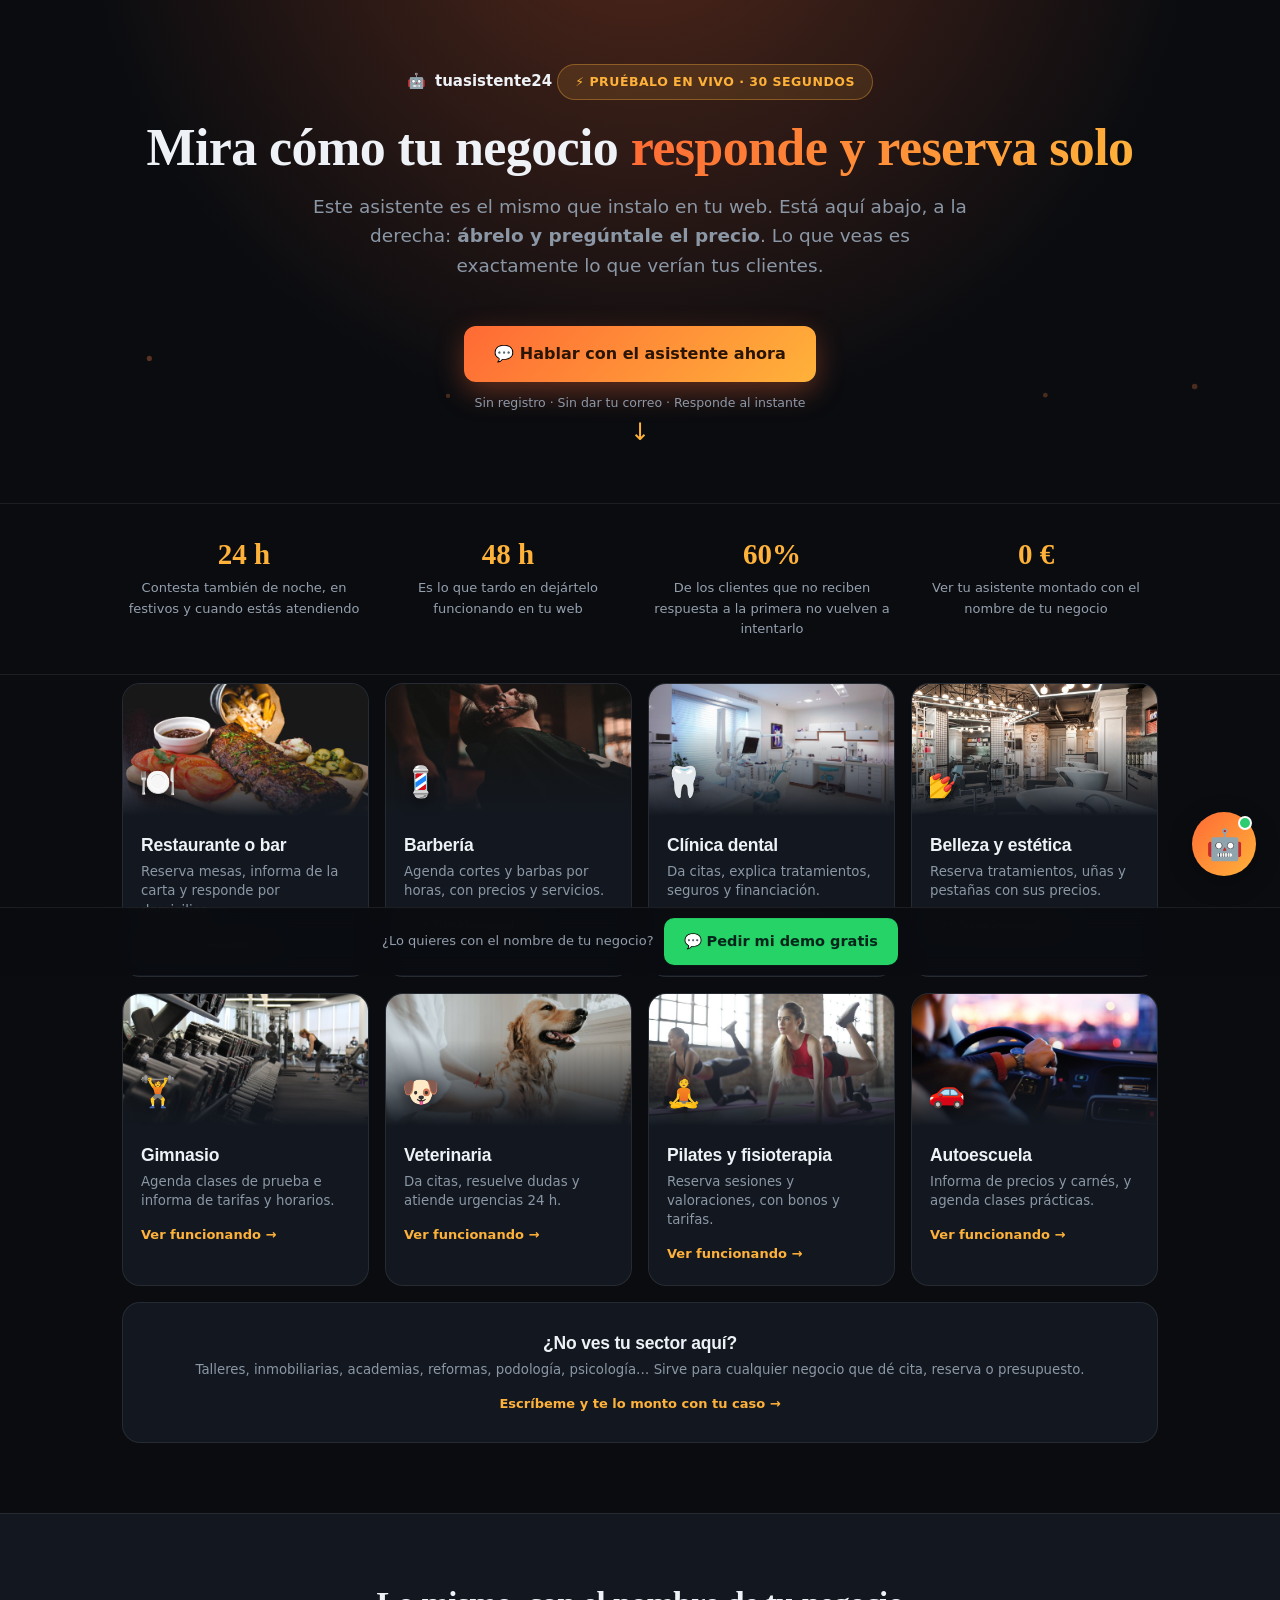
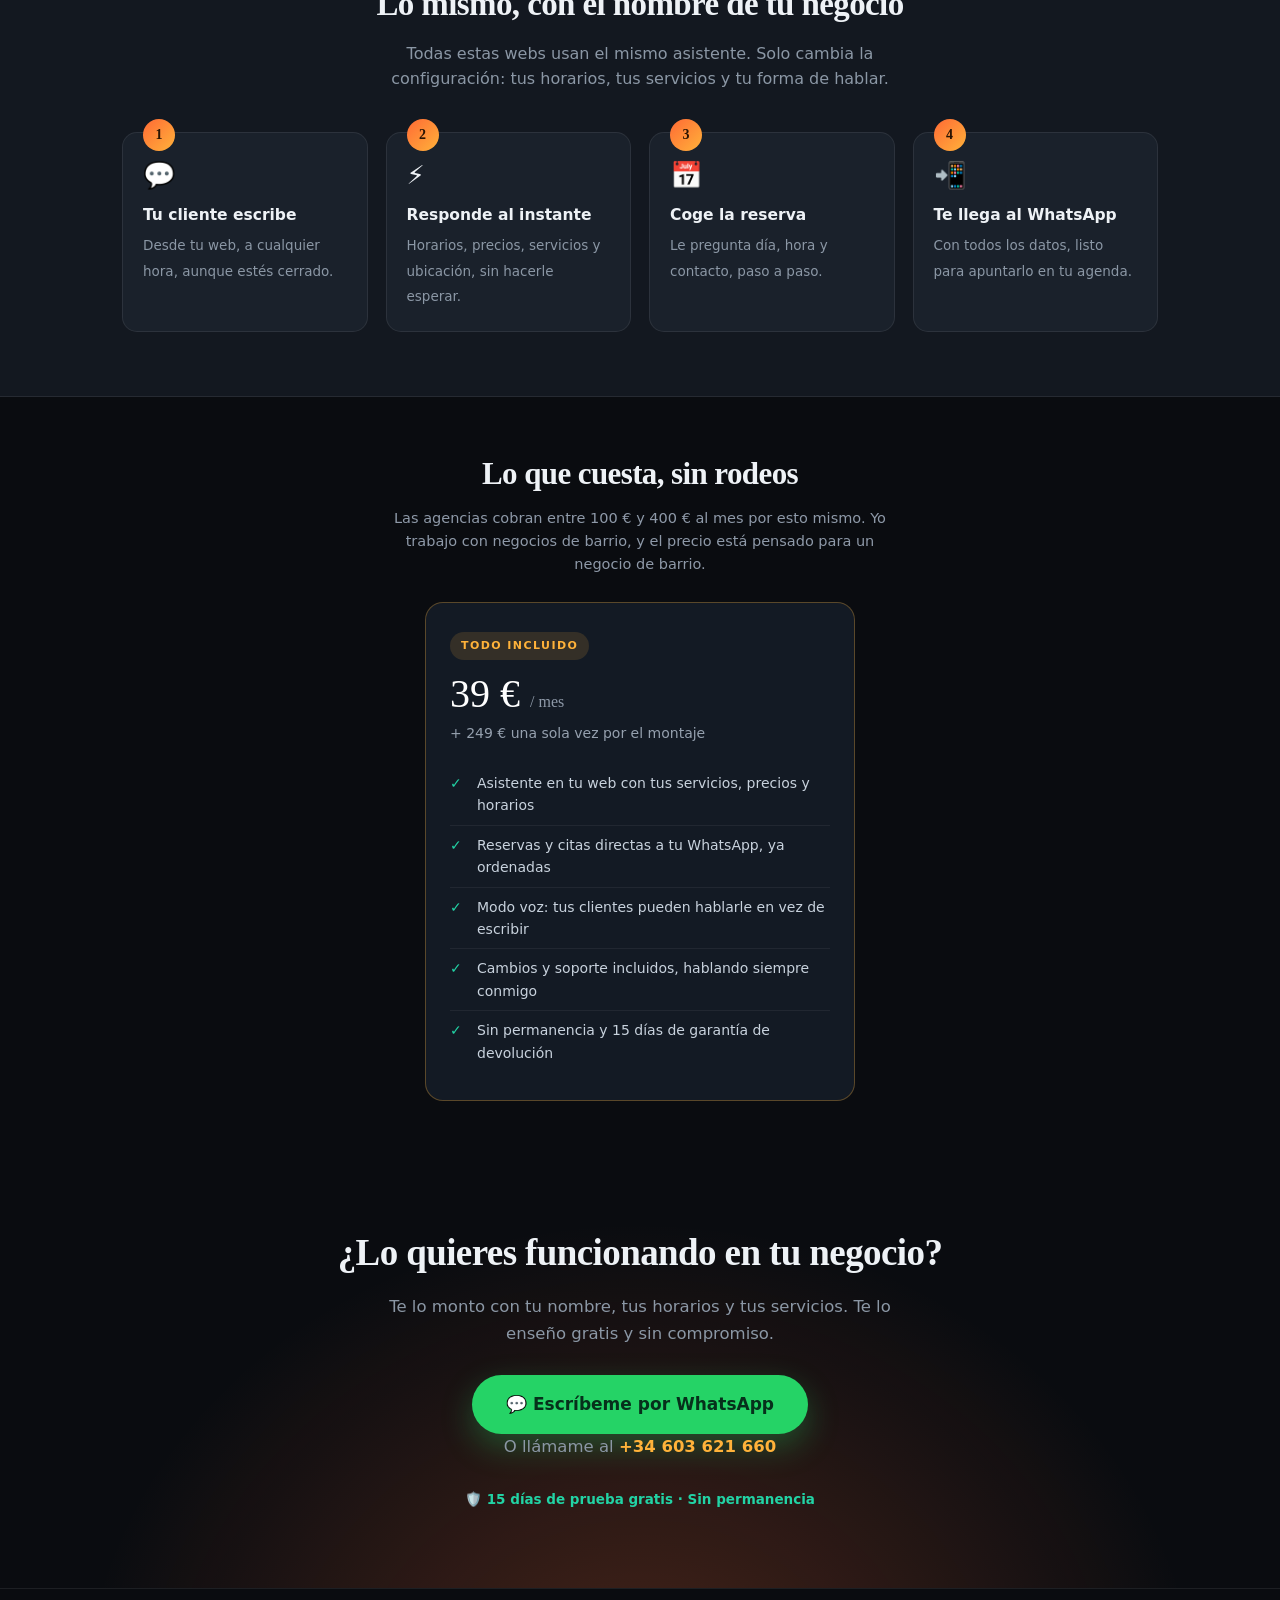
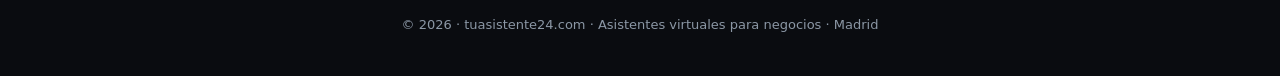
<file: demo.html>
<!DOCTYPE html>
<html lang="es">
<head>
<meta charset="UTF-8">
<meta name="viewport" content="width=device-width, initial-scale=1.0">
<script async src="https://www.googletagmanager.com/gtag/js?id=G-66WBS8187W"></script>
<script>window.dataLayer=window.dataLayer||[];function gtag(){dataLayer.push(arguments);}gtag('js',new Date());gtag('config','G-66WBS8187W');</script>
<title>Elige tu sector y mira el asistente funcionando · tuasistente24</title>
<meta name="description" content="Elige tu tipo de negocio y prueba en vivo un asistente virtual que responde a tus clientes y coge las reservas solo, 24 horas.">
<link rel="icon" href="data:image/svg+xml,%3Csvg xmlns='http://www.w3.org/2000/svg' viewBox='0 0 100 100'%3E%3Ctext y='.9em' font-size='90'%3E%F0%9F%A4%96%3C/text%3E%3C/svg%3E">
<meta property="og:type" content="website">
<meta property="og:title" content="Mira el asistente funcionando en tu sector">
<meta property="og:description" content="Elige tu tipo de negocio y pruébalo en vivo. Responde y reserva solo, 24 horas.">
<meta property="og:image" content="https://tuasistente24.com/img/hero.jpg">
<meta property="og:url" content="https://tuasistente24.com/demo.html">
<style>
  :root{
    --bg:#0A0C10; --panel:#131820; --panel2:#1A212B; --line:rgba(255,255,255,.08);
    --txt:#EEF2F6; --mut:#8B97A5; --acc:#FF6A35; --acc2:#FFB23A; --wa:#25D366;
  }
  *{margin:0;padding:0;box-sizing:border-box}
  html{scroll-behavior:smooth;overflow-x:hidden}
  body{background:var(--bg);color:var(--txt);font-family:'Segoe UI',system-ui,-apple-system,sans-serif;line-height:1.6}
  h1,h2{font-family:Georgia,'Times New Roman',serif;letter-spacing:-.6px}
  a{color:inherit}
  .cont{max-width:1080px;margin:0 auto;padding:0 22px}

  /* HERO */
  header{position:relative;text-align:center;padding:64px 0 52px;overflow:hidden;
    background:radial-gradient(ellipse at 50% -25%,rgba(255,106,53,.30),transparent 62%),var(--bg)}
  .chispa{position:absolute;inset:0;pointer-events:none;opacity:.55}
  .hin{position:relative;z-index:2;opacity:0;transform:translateY(24px);animation:in .8s ease .15s forwards}
  @keyframes in{to{opacity:1;transform:none}}
  .marca{display:inline-flex;align-items:center;gap:9px;font-size:15px;color:var(--mut);margin-bottom:24px}
  .marca b{color:var(--txt)}
  .pill{display:inline-flex;align-items:center;gap:8px;background:rgba(255,178,58,.12);border:1px solid rgba(255,178,58,.35);
    color:var(--acc2);padding:7px 17px;border-radius:99px;font-size:12.5px;font-weight:700;letter-spacing:.04em;margin-bottom:20px}
  h1{font-size:clamp(31px,6vw,52px);line-height:1.07;margin-bottom:16px;text-wrap:balance}
  .g{background:linear-gradient(120deg,var(--acc),var(--acc2));-webkit-background-clip:text;background-clip:text;-webkit-text-fill-color:transparent}
  header p{color:var(--mut);font-size:clamp(15.5px,2.2vw,18.5px);max-width:56ch;margin:0 auto 26px}
  .flecha{color:var(--acc2);font-size:24px;animation:bota 2s ease-in-out infinite;display:inline-block}
  @keyframes bota{0%,100%{transform:translateY(0)}50%{transform:translateY(7px)}}

  /* SECTORES */
  .sectores{padding:8px 0 70px}
  .rejilla{display:grid;grid-template-columns:repeat(auto-fit,minmax(238px,1fr));gap:16px}
  a.sec{display:block;text-decoration:none;background:var(--panel);border:1px solid var(--line);border-radius:18px;
    overflow:hidden;transition:transform .22s cubic-bezier(.2,.7,.2,1),border-color .22s,box-shadow .22s;position:relative}
  a.sec:hover{transform:translateY(-7px);box-shadow:0 22px 46px rgba(0,0,0,.45)}
  a.sec .foto{height:132px;position:relative;overflow:hidden}
  a.sec .foto img{width:100%;height:100%;object-fit:cover;display:block;transition:transform .5s}
  a.sec:hover .foto img{transform:scale(1.07)}
  a.sec .foto::after{content:"";position:absolute;inset:0;background:linear-gradient(180deg,transparent 35%,var(--panel))}
  a.sec .ico{position:absolute;left:16px;bottom:10px;z-index:2;font-size:30px;filter:drop-shadow(0 3px 8px rgba(0,0,0,.6))}
  a.sec .cd{padding:15px 18px 19px}
  a.sec h3{font-size:17.5px;margin-bottom:3px;font-family:'Segoe UI',sans-serif;font-weight:700;letter-spacing:-.2px}
  a.sec p{color:var(--mut);font-size:13.3px;line-height:1.45;margin-bottom:11px}
  a.sec .ver{font-size:13px;font-weight:800;color:var(--acc2);display:inline-flex;align-items:center;gap:6px}
  a.sec:hover .ver{gap:10px}
  a.sec.b1:hover{border-color:#C0392B} a.sec.b2:hover{border-color:#34B3A0} a.sec.b3:hover{border-color:#C9A227}
  a.sec.b4:hover{border-color:#D98BA8} a.sec.b5:hover{border-color:#22D3A5} a.sec.b6:hover{border-color:#78C6A3}
  a.sec.b7:hover{border-color:#A8DADC} a.sec.b8:hover{border-color:#F2B705}

  /* COMO FUNCIONA */
  .como{background:var(--panel);border-top:1px solid var(--line);border-bottom:1px solid var(--line);padding:64px 0}
  .como h2{font-size:clamp(25px,3.6vw,33px);text-align:center;margin-bottom:10px}
  .como .sub{color:var(--mut);text-align:center;max-width:56ch;margin:0 auto 40px;font-size:16px}
  .pasos{display:grid;grid-template-columns:repeat(auto-fit,minmax(200px,1fr));gap:18px;counter-reset:p}
  .paso{counter-increment:p;background:var(--panel2);border:1px solid var(--line);border-radius:15px;padding:22px 20px;position:relative}
  .paso::before{content:counter(p);position:absolute;top:-14px;left:20px;width:32px;height:32px;border-radius:50%;
    background:linear-gradient(135deg,var(--acc),var(--acc2));color:#2a1403;display:flex;align-items:center;justify-content:center;
    font-weight:800;font-family:Georgia,serif;font-size:14px}
  .paso .pi{font-size:26px;margin-bottom:7px}
  .paso b{display:block;font-size:15.5px;margin-bottom:4px}
  .paso span{color:var(--mut);font-size:13.5px}

  /* CIERRE */
  .cierre{text-align:center;padding:70px 22px 78px;
    background:radial-gradient(ellipse at 50% 130%,rgba(255,106,53,.26),transparent 62%),var(--bg)}
  .cierre h2{font-size:clamp(26px,4vw,37px);margin-bottom:12px;text-wrap:balance}
  .cierre p{color:var(--mut);max-width:52ch;margin:0 auto 28px;font-size:16.5px}
  .bwa{display:inline-flex;align-items:center;gap:10px;background:var(--wa);color:#06301b;text-decoration:none;
    font-weight:800;padding:16px 34px;border-radius:99px;font-size:17px;box-shadow:0 12px 32px rgba(37,211,102,.3);transition:transform .18s}
  .bwa:hover{transform:translateY(-2px) scale(1.02)}
  .tel{margin-top:14px;color:var(--mut);font-size:14.5px}
  .tel a{color:var(--acc2);font-weight:700;text-decoration:none}
  .garantia{margin-top:22px;color:#22D3A5;font-size:13.5px;font-weight:600}
  footer{text-align:center;color:var(--mut);font-size:13px;padding:26px 22px 40px;border-top:1px solid var(--line)}

  /* CTA del hero */
  .cta-hero{display:inline-block;margin-top:20px;background:linear-gradient(135deg,#FF6A35,#FFB23A);color:#2A1403;
    font-weight:800;font-size:16px;padding:15px 30px;border-radius:12px;text-decoration:none;
    box-shadow:0 10px 28px rgba(255,106,53,.34);transition:transform .18s}
  .cta-hero:hover{transform:translateY(-2px)}
  .mini{margin-top:11px;font-size:12.5px;color:#8E99A8}

  /* Banda de confianza */
  .prueba{border-top:1px solid var(--line);border-bottom:1px solid var(--line);padding:34px 22px}
  .prueba .cont{display:grid;grid-template-columns:repeat(auto-fit,minmax(215px,1fr));gap:20px}
  .pr{text-align:center}
  .pr b{display:block;font-family:Georgia,serif;font-size:29px;color:#FFB23A;line-height:1.15}
  .pr span{display:block;color:#95A0AE;font-size:13px;margin-top:6px}

  /* Precio */
  .precio{padding:52px 22px;text-align:center}
  .precio h2{font-family:Georgia,serif;font-size:clamp(23px,4vw,31px);margin-bottom:8px}
  .precio .sub{color:#8E99A8;font-size:14.5px;max-width:56ch;margin:0 auto 26px}
  .caja{max-width:430px;margin:0 auto;background:#131A24;border:1px solid rgba(255,178,58,.3);
    border-radius:18px;padding:28px 24px;text-align:left}
  .caja .tag{display:inline-block;background:rgba(255,178,58,.14);color:#FFB23A;font-size:11px;font-weight:800;
    letter-spacing:.13em;text-transform:uppercase;padding:5px 11px;border-radius:99px;margin-bottom:14px}
  .caja .cif{font-family:Georgia,serif;font-size:40px;line-height:1;color:#fff}
  .caja .cif small{font-size:16px;color:#8E99A8;font-family:inherit}
  .caja .alta{color:#95A0AE;font-size:14px;margin-top:8px}
  .caja ul{list-style:none;margin:20px 0 0;padding:0}
  .caja li{padding:8px 0 8px 27px;position:relative;font-size:14px;color:#C8D2DD;border-top:1px solid rgba(255,255,255,.06)}
  .caja li:before{content:"✓";position:absolute;left:0;color:#22D3A5;font-weight:800}
  .caja li:first-child{border-top:none}

  /* Barra fija */
  .barra{position:fixed;left:0;right:0;bottom:0;z-index:60;background:rgba(10,12,16,.96);
    backdrop-filter:blur(10px);border-top:1px solid var(--line);padding:10px 14px;
    display:flex;gap:10px;align-items:center;justify-content:center;transform:translateY(110%);transition:transform .3s}
  .barra.ver{transform:none}
  .barra a{background:#25D366;color:#04231A;font-weight:800;font-size:14.5px;padding:12px 20px;
    border-radius:10px;text-decoration:none;white-space:nowrap}
  .barra span{color:#95A0AE;font-size:13px}
  @media(max-width:620px){.barra span{display:none}.barra a{flex:1;text-align:center}}
  body{padding-bottom:0}

  .reveal{opacity:0;transform:translateY(26px);transition:opacity .65s cubic-bezier(.2,.7,.2,1),transform .65s cubic-bezier(.2,.7,.2,1)}
  .reveal.in{opacity:1;transform:none}
  @media(prefers-reduced-motion:reduce){*{animation:none!important;transition:none!important}.reveal,.hin{opacity:1;transform:none}}
</style>
  <link rel="stylesheet" href="motion.css?v=8">
  <style>:root{--mk-primario:#FF6A35;--mk-secundario:#FFB23A;--mk-fondo:#0e0e10;--mk-texto:#f5f2ee}</style>
  <noscript><style>.mk-reveal,.mk-unveil{opacity:1!important;transform:none!important;clip-path:none!important}.mk-hero>*{opacity:1!important;animation:none!important}</style></noscript>
</head>
<body>

<header>
  <svg class="chispa" viewBox="0 0 1200 500" preserveAspectRatio="xMidYMid slice" aria-hidden="true">
    <g fill="#FF8A45">
      <circle cx="140" cy="430" r="2.4"><animate attributeName="cy" values="450;60" dur="6.5s" repeatCount="indefinite"/><animate attributeName="opacity" values="0;1;0" dur="6.5s" repeatCount="indefinite"/></circle>
      <circle cx="420" cy="450" r="2"><animate attributeName="cy" values="470;80" dur="7.5s" repeatCount="indefinite"/><animate attributeName="opacity" values="0;.9;0" dur="7.5s" repeatCount="indefinite"/></circle>
      <circle cx="700" cy="440" r="2.8"><animate attributeName="cy" values="460;70" dur="6s" repeatCount="indefinite"/><animate attributeName="opacity" values="0;1;0" dur="6s" repeatCount="indefinite"/></circle>
      <circle cx="980" cy="455" r="2.2"><animate attributeName="cy" values="475;90" dur="7s" repeatCount="indefinite"/><animate attributeName="opacity" values="0;.85;0" dur="7s" repeatCount="indefinite"/></circle>
      <circle cx="1120" cy="435" r="2.6"><animate attributeName="cy" values="455;65" dur="8s" repeatCount="indefinite"/><animate attributeName="opacity" values="0;1;0" dur="8s" repeatCount="indefinite"/></circle>
    </g>
  </svg>
  <div class="cont hin">
    <div class="marca">🤖 <b>tuasistente24</b></div>
    <div class="pill">⚡ PRUÉBALO EN VIVO · 30 SEGUNDOS</div>
    <h1>Mira cómo tu negocio <span class="g">responde y reserva solo</span></h1>
    <p>Este asistente es el mismo que instalo en tu web. Está aquí abajo, a la derecha: <b>ábrelo y pregúntale el precio</b>. Lo que veas es exactamente lo que verían tus clientes.</p>
    <a class="cta-hero" href="#" onclick="abrirAsistente(event)">💬 Hablar con el asistente ahora</a>
    <div class="mini">Sin registro · Sin dar tu correo · Responde al instante</div>
    <div class="flecha">↓</div>
  </div>
</header>

<section class="prueba">
  <div class="cont">
    <div class="pr reveal"><b>24 h</b><span>Contesta también de noche, en festivos y cuando estás atendiendo</span></div>
    <div class="pr reveal"><b>48 h</b><span>Es lo que tardo en dejártelo funcionando en tu web</span></div>
    <div class="pr reveal"><b>60%</b><span>De los clientes que no reciben respuesta a la primera no vuelven a intentarlo</span></div>
    <div class="pr reveal"><b>0 €</b><span>Ver tu asistente montado con el nombre de tu negocio</span></div>
  </div>
</section>

<section class="sectores">
  <div class="cont">
    <div class="rejilla">
      <a class="sec b1 reveal" href="demo-restaurante.html">
        <div class="foto"><img src="img/hero.jpg" alt="Restaurante"><span class="ico">🍽️</span></div>
        <div class="cd"><h3>Restaurante o bar</h3><p>Reserva mesas, informa de la carta y responde por domicilios.</p><span class="ver">Ver funcionando →</span></div>
      </a>
      <a class="sec b3 reveal" href="demo-barberia.html">
        <div class="foto"><img src="img/barberia/hero.jpg" alt="Barbería"><span class="ico">💈</span></div>
        <div class="cd"><h3>Barbería</h3><p>Agenda cortes y barbas por horas, con precios y servicios.</p><span class="ver">Ver funcionando →</span></div>
      </a>
      <a class="sec b2 reveal" href="demo-clinica.html">
        <div class="foto"><img src="img/clinica/hero.jpg" alt="Clínica dental"><span class="ico">🦷</span></div>
        <div class="cd"><h3>Clínica dental</h3><p>Da citas, explica tratamientos, seguros y financiación.</p><span class="ver">Ver funcionando →</span></div>
      </a>
      <a class="sec b4 reveal" href="demo-belleza.html">
        <div class="foto"><img src="img/belleza/hero.jpg" alt="Centro de belleza"><span class="ico">💅</span></div>
        <div class="cd"><h3>Belleza y estética</h3><p>Reserva tratamientos, uñas y pestañas con sus precios.</p><span class="ver">Ver funcionando →</span></div>
      </a>
      <a class="sec b5 reveal" href="demo-gimnasio.html">
        <div class="foto"><img src="img/gimnasio/hero.jpg" alt="Gimnasio"><span class="ico">🏋️</span></div>
        <div class="cd"><h3>Gimnasio</h3><p>Agenda clases de prueba e informa de tarifas y horarios.</p><span class="ver">Ver funcionando →</span></div>
      </a>
      <a class="sec b6 reveal" href="demo-veterinaria.html">
        <div class="foto"><img src="img/veterinaria/hero.jpg" alt="Veterinaria"><span class="ico">🐶</span></div>
        <div class="cd"><h3>Veterinaria</h3><p>Da citas, resuelve dudas y atiende urgencias 24 h.</p><span class="ver">Ver funcionando →</span></div>
      </a>
      <a class="sec b7 reveal" href="demo-pilates.html">
        <div class="foto"><img src="img/pilates/hero.jpg" alt="Pilates y fisioterapia"><span class="ico">🧘</span></div>
        <div class="cd"><h3>Pilates y fisioterapia</h3><p>Reserva sesiones y valoraciones, con bonos y tarifas.</p><span class="ver">Ver funcionando →</span></div>
      </a>
      <a class="sec b8 reveal" href="demo-autoescuela.html">
        <div class="foto"><img src="img/autoescuela/hero.jpg" alt="Autoescuela"><span class="ico">🚗</span></div>
        <div class="cd"><h3>Autoescuela</h3><p>Informa de precios y carnés, y agenda clases prácticas.</p><span class="ver">Ver funcionando →</span></div>
      </a>
      <a class="sec reveal" href="https://wa.me/34603621660?text=Hola%20Brayan%2C%20mi%20negocio%20es%20de%20otro%20sector.%20%C2%BFMe%20montas%20el%20asistente%3F" target="_blank" rel="noopener noreferrer" style="grid-column:1/-1">
        <div class="cd" style="text-align:center;padding:26px 20px">
          <h3>¿No ves tu sector aquí?</h3>
          <p>Talleres, inmobiliarias, academias, reformas, podología, psicología… Sirve para cualquier negocio que dé cita, reserva o presupuesto.</p>
          <span class="ver">Escríbeme y te lo monto con tu caso →</span>
        </div>
      </a>
    </div>
  </div>
</section>

<section class="como">
  <div class="cont">
    <h2 class="reveal">Lo mismo, con el nombre de tu negocio</h2>
    <p class="sub reveal">Todas estas webs usan el mismo asistente. Solo cambia la configuración: tus horarios, tus servicios y tu forma de hablar.</p>
    <div class="pasos">
      <div class="paso reveal"><div class="pi">💬</div><b>Tu cliente escribe</b><span>Desde tu web, a cualquier hora, aunque estés cerrado.</span></div>
      <div class="paso reveal"><div class="pi">⚡</div><b>Responde al instante</b><span>Horarios, precios, servicios y ubicación, sin hacerle esperar.</span></div>
      <div class="paso reveal"><div class="pi">📅</div><b>Coge la reserva</b><span>Le pregunta día, hora y contacto, paso a paso.</span></div>
      <div class="paso reveal"><div class="pi">📲</div><b>Te llega al WhatsApp</b><span>Con todos los datos, listo para apuntarlo en tu agenda.</span></div>
    </div>
  </div>
</section>

<section class="precio">
  <div class="cont">
    <h2 class="reveal">Lo que cuesta, sin rodeos</h2>
    <p class="sub reveal">Las agencias cobran entre 100 € y 400 € al mes por esto mismo. Yo trabajo con negocios de barrio, y el precio está pensado para un negocio de barrio.</p>
    <div class="caja reveal">
      <div class="tag">Todo incluido</div>
      <div class="cif">39 € <small>/ mes</small></div>
      <div class="alta">+ 249 € una sola vez por el montaje</div>
      <ul>
        <li>Asistente en tu web con tus servicios, precios y horarios</li>
        <li>Reservas y citas directas a tu WhatsApp, ya ordenadas</li>
        <li>Modo voz: tus clientes pueden hablarle en vez de escribir</li>
        <li>Cambios y soporte incluidos, hablando siempre conmigo</li>
        <li>Sin permanencia y 15 días de garantía de devolución</li>
      </ul>
    </div>
  </div>
</section>

<div class="cierre">
  <h2>¿Lo quieres funcionando en tu negocio?</h2>
  <p>Te lo monto con tu nombre, tus horarios y tus servicios. Te lo enseño gratis y sin compromiso.</p>
  <a class="bwa" href="https://wa.me/34603621660?text=Hola%2C%20vi%20las%20demos%20y%20quiero%20un%20asistente%20para%20mi%20negocio" target="_blank" rel="noopener noreferrer">💬 Escríbeme por WhatsApp</a>
  <p class="tel">O llámame al <a href="https://wa.me/34603621660" target="_blank" rel="noopener noreferrer">+34 603 621 660</a></p>
  <div class="garantia">🛡️ 15 días de prueba gratis · Sin permanencia</div>
</div>

<footer>© 2026 · tuasistente24.com · Asistentes virtuales para negocios · Madrid</footer>

<div class="barra" id="barra">
  <span>¿Lo quieres con el nombre de tu negocio?</span>
  <a href="https://wa.me/34603621660?text=Hola%20Brayan%2C%20vengo%20de%20tuasistente24.com%20y%20quiero%20mi%20demo%20gratis" target="_blank" rel="noopener noreferrer">💬 Pedir mi demo gratis</a>
</div>

<link rel="stylesheet" href="widget.css?v=8">
<script src="config-demo.js?v=8"></script>
<script src="widget.js?v=8"></script>

<script>
  // Abre el asistente desde el botón del hero
  function abrirAsistente(e){
    if(e) e.preventDefault();
    var b=document.getElementById("cbn-burbuja");
    if(b){ b.click(); } else { location.href="https://wa.me/34603621660"; }
  }
  // La barra fija aparece al pasar el primer scroll
  (function(){
    var barra=document.getElementById("barra");
    window.addEventListener("scroll",function(){
      if(window.scrollY>520) barra.classList.add("ver"); else barra.classList.remove("ver");
    },{passive:true});
  })();
</script>

<script>
  if("IntersectionObserver" in window){
    var io=new IntersectionObserver(function(es){es.forEach(function(e){
      if(e.isIntersecting){
        var hs=[].slice.call(e.target.parentElement.querySelectorAll(":scope > .reveal"));
        var i=hs.indexOf(e.target);
        e.target.style.transitionDelay=(i>0?i*0.06:0)+"s";
        e.target.classList.add("in"); io.unobserve(e.target);
      }});},{threshold:.12});
    document.querySelectorAll(".reveal").forEach(function(el){io.observe(el)});
  } else { document.querySelectorAll(".reveal").forEach(function(el){el.classList.add("in")}); }
</script>
<script src="motion.js?v=8"></script>
</body>
</html>
</file>
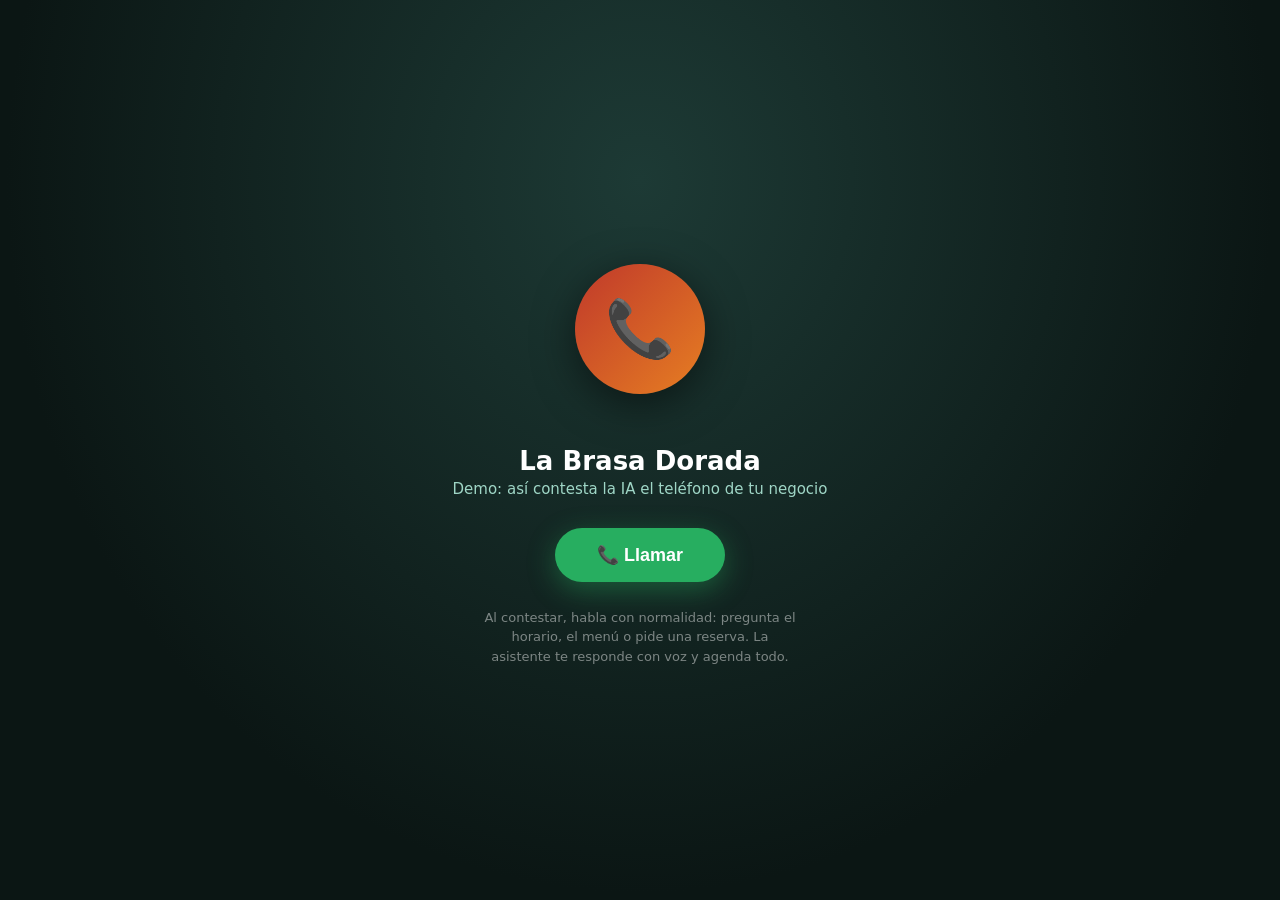
<file: llamada.html>
<!DOCTYPE html>
<html lang="es">
<head>
  <meta charset="UTF-8">
  <meta name="viewport" content="width=device-width, initial-scale=1.0">
  <!-- Google Analytics (GA4) -->
  <script async src="https://www.googletagmanager.com/gtag/js?id=G-66WBS8187W"></script>
  <script>window.dataLayer=window.dataLayer||[];function gtag(){dataLayer.push(arguments);}gtag('js',new Date());gtag('config','G-66WBS8187W');</script>
  <title>Asistente Telefónico — Demo de llamada</title>
  <style>
    * { margin: 0; padding: 0; box-sizing: border-box; }
    body {
      font-family: 'Segoe UI', system-ui, sans-serif;
      background: radial-gradient(ellipse at 50% 20%, #1d3a35, #0b1614 70%);
      color: #fff;
      min-height: 100vh;
      display: flex;
      flex-direction: column;
      align-items: center;
      justify-content: center;
      text-align: center;
      padding: 24px;
    }

    .pantalla { width: 100%; max-width: 420px; display: none; flex-direction: column; align-items: center; }
    .pantalla.activa { display: flex; }

    /* Avatar con ondas */
    .avatar-zona { position: relative; width: 190px; height: 190px; margin-bottom: 22px; }
    .avatar {
      position: absolute; inset: 30px;
      border-radius: 50%;
      background: linear-gradient(135deg, #C0392B, #E67E22);
      display: flex; align-items: center; justify-content: center;
      font-size: 56px;
      box-shadow: 0 10px 40px rgba(0,0,0,.5);
      z-index: 2;
    }
    .onda {
      position: absolute; inset: 0;
      border-radius: 50%;
      border: 2px solid rgba(230, 126, 34, .5);
      opacity: 0;
    }
    .hablando .onda { animation: onda 1.6s ease-out infinite; }
    .hablando .onda:nth-child(2) { animation-delay: .5s; }
    .hablando .onda:nth-child(3) { animation-delay: 1s; }
    .escuchando .avatar { box-shadow: 0 0 0 6px rgba(46, 204, 113, .35), 0 10px 40px rgba(0,0,0,.5); }
    @keyframes onda {
      from { transform: scale(.72); opacity: .9; }
      to   { transform: scale(1.15); opacity: 0; }
    }
    @media (prefers-reduced-motion: reduce) { .onda { animation: none !important; } }

    h1 { font-size: 26px; margin-bottom: 4px; }
    .estado { font-size: 15px; color: #9fd6c6; min-height: 22px; margin-bottom: 4px; }
    .timer { font-variant-numeric: tabular-nums; color: rgba(255,255,255,.55); font-size: 14px; margin-bottom: 20px; }

    /* Transcripción */
    #transcripcion {
      width: 100%;
      height: 220px;
      overflow-y: auto;
      display: flex;
      flex-direction: column;
      gap: 8px;
      margin-bottom: 22px;
      padding: 4px;
      -webkit-mask-image: linear-gradient(to bottom, transparent, #000 12%);
              mask-image: linear-gradient(to bottom, transparent, #000 12%);
    }
    .linea { padding: 9px 14px; border-radius: 14px; font-size: 14.5px; max-width: 85%; text-align: left; white-space: pre-line; }
    .linea.bot { background: rgba(255,255,255,.10); align-self: flex-start; }
    .linea.cli { background: #1E5A50; align-self: flex-end; }

    /* Botones */
    .btn-llamar, .btn-colgar {
      border: none; cursor: pointer;
      border-radius: 999px;
      font-size: 18px; font-weight: 700;
      padding: 16px 42px;
      color: #fff;
      transition: transform .15s;
    }
    .btn-llamar { background: #27ae60; box-shadow: 0 8px 28px rgba(39,174,96,.4); }
    .btn-colgar { background: #e74c3c; box-shadow: 0 8px 28px rgba(231,76,60,.4); }
    .btn-llamar:hover, .btn-colgar:hover { transform: scale(1.05); }

    .btn-wa {
      display: none;
      background: #25D366; color: #fff;
      text-decoration: none; font-weight: 700;
      padding: 12px 22px; border-radius: 999px;
      margin-bottom: 16px; font-size: 15px;
    }

    .nota { margin-top: 26px; font-size: 13px; color: rgba(255,255,255,.45); max-width: 320px; line-height: 1.5; }
    .error { color: #ffb3a7; font-size: 14px; margin-top: 14px; display: none; }
  </style>
</head>
<body>

  <!-- Pantalla inicial -->
  <div class="pantalla activa" id="p-inicio">
    <div class="avatar-zona"><div class="avatar" id="avatar-inicio">📞</div></div>
    <h1 id="nombre-negocio">Asistente Telefónico</h1>
    <p class="estado" style="margin-bottom:26px">Demo: así contesta la IA el teléfono de tu negocio</p>
    <button class="btn-llamar" id="btn-llamar">📞 Llamar</button>
    <p class="error" id="error-soporte">Tu navegador no soporta reconocimiento de voz.<br>Usa Chrome o Edge en PC/Android.</p>
    <p class="nota">Al contestar, habla con normalidad: pregunta el horario, el menú o pide una reserva. La asistente te responde con voz y agenda todo.</p>
  </div>

  <!-- Pantalla de llamada -->
  <div class="pantalla" id="p-llamada">
    <div class="avatar-zona" id="avatar-zona">
      <div class="onda"></div><div class="onda"></div><div class="onda"></div>
      <div class="avatar" id="avatar-llamada">🍖</div>
    </div>
    <h1 id="nombre-llamada"></h1>
    <p class="estado" id="estado">Conectando…</p>
    <p class="timer" id="timer">00:00</p>
    <div id="transcripcion"></div>
    <a class="btn-wa" id="btn-wa" target="_blank" rel="noopener">📲 Enviar comprobante por WhatsApp</a>
    <button class="btn-colgar" id="btn-colgar">📵 Colgar</button>
  </div>

  <script>window.CBN_MODO_LLAMADA = true;</script>
  <script src="config.js?v=2"></script>
  <script src="widget.js?v=2"></script>
  <script>
    const CFG = CHATBOT_CONFIG;
    const $ = (id) => document.getElementById(id);

    $("nombre-negocio").textContent = CFG.negocio.nombre;
    $("nombre-llamada").textContent = CFG.tema.nombreAsistente + " · " + CFG.negocio.nombre;
    $("avatar-llamada").textContent = CFG.tema.avatar;

    const SR = window.SpeechRecognition || window.webkitSpeechRecognition;
    if (!SR || !window.speechSynthesis) {
      $("error-soporte").style.display = "block";
      $("btn-llamar").disabled = true;
    }

    let enLlamada = false;
    let reconocedor = null;
    let colaVoz = [];        // frases pendientes de decir
    let hablando = false;
    let segundos = 0, intervaloTimer = null;
    let silencios = 0;       // veces seguidas sin escuchar nada

    const limpiar = (t) => t.replace(/[\u{1F300}-\u{1FAFF}\u{2600}-\u{27BF}\u{2190}-\u{21FF}]/gu, "").replace(/\n+/g, ". ").replace(/\s+/g, " ").trim();

    function caption(texto, quien) {
      const div = document.createElement("div");
      div.className = "linea " + quien;
      div.textContent = texto;
      $("transcripcion").appendChild(div);
      $("transcripcion").scrollTop = $("transcripcion").scrollHeight;
    }

    function estado(txt) { $("estado").textContent = txt; }

    // ---------- Voz del asistente ----------
    function decir(texto) {
      colaVoz.push(texto);
      if (!hablando) siguienteFrase();
    }

    function siguienteFrase() {
      if (!enLlamada) return;
      const texto = colaVoz.shift();
      if (!texto) { hablando = false; escuchar(); return; }
      hablando = true;
      estado("Hablando…");
      $("avatar-zona").classList.add("hablando");
      $("avatar-zona").classList.remove("escuchando");
      const u = new SpeechSynthesisUtterance(limpiar(texto));
      u.lang = CFG.voz.idioma;
      u.rate = 1.05;
      const v = speechSynthesis.getVoices().find(v => v.lang.startsWith("es"));
      if (v) u.voice = v;
      u.onend = () => { $("avatar-zona").classList.remove("hablando"); siguienteFrase(); };
      u.onerror = () => { $("avatar-zona").classList.remove("hablando"); siguienteFrase(); };
      speechSynthesis.speak(u);
    }

    // ---------- Escucha ----------
    function escuchar() {
      if (!enLlamada || hablando) return;
      estado("Te escucho… 🎙️");
      $("avatar-zona").classList.add("escuchando");
      reconocedor = new SR();
      reconocedor.lang = CFG.voz.idioma;
      reconocedor.interimResults = false;
      reconocedor.onresult = (e) => {
        silencios = 0;
        const texto = e.results[0][0].transcript;
        caption(texto, "cli");
        window.ChatbotCerebro.procesar(texto);
      };
      reconocedor.onerror = (e) => {
        if (!enLlamada) return;
        if (e.error === "not-allowed") { decir("Necesito permiso para usar el micrófono. Revisa el candado en la barra del navegador."); return; }
        manejarSilencio();
      };
      reconocedor.onend = () => {
        $("avatar-zona").classList.remove("escuchando");
        // si terminó sin resultado y no estamos hablando, reintenta
        if (enLlamada && !hablando && colaVoz.length === 0) manejarSilencio();
      };
      try { reconocedor.start(); } catch (_) {}
    }

    let gestionandoSilencio = false;
    function manejarSilencio() {
      if (gestionandoSilencio || hablando) return;
      gestionandoSilencio = true;
      setTimeout(() => {
        gestionandoSilencio = false;
        if (!enLlamada || hablando) return;
        silencios++;
        if (silencios === 3) decir("¿Sigues ahí? Puedo ayudarte con reservas, horarios o el menú.");
        else if (silencios >= 6) colgar("La llamada terminó por inactividad.");
        else escuchar();
      }, 400);
    }

    // ---------- Cerebro del bot → voz + captions ----------
    window.addEventListener("load", () => {
      window.ChatbotCerebro.alResponder = (texto) => { caption(texto, "bot"); decir(texto); };
      window.ChatbotCerebro.alEnlace = (texto, etiqueta, url) => {
        caption(texto, "bot");
        decir("Te dejo en pantalla un botón para enviar el comprobante por WhatsApp.");
        const b = $("btn-wa");
        b.href = url;
        b.style.display = "inline-block";
      };
    });

    // ---------- Ciclo de llamada ----------
    $("btn-llamar").onclick = () => {
      enLlamada = true;
      silencios = 0;
      $("p-inicio").classList.remove("activa");
      $("p-llamada").classList.add("activa");
      segundos = 0;
      intervaloTimer = setInterval(() => {
        segundos++;
        $("timer").textContent = String(Math.floor(segundos / 60)).padStart(2, "0") + ":" + String(segundos % 60).padStart(2, "0");
      }, 1000);
      speechSynthesis.getVoices(); // precarga voces
      const saludo = `Gracias por llamar a ${CFG.negocio.nombre}. Soy ${CFG.tema.nombreAsistente}, tu asistente virtual. ¿En qué puedo ayudarte? Puedo darte información o tomar tu reserva.`;
      caption(saludo, "bot");
      decir(saludo);
    };

    function colgar(motivo) {
      enLlamada = false;
      clearInterval(intervaloTimer);
      speechSynthesis.cancel();
      if (reconocedor) try { reconocedor.abort(); } catch (_) {}
      $("p-llamada").classList.remove("activa");
      $("p-inicio").classList.add("activa");
      $("transcripcion").innerHTML = "";
      $("btn-wa").style.display = "none";
      if (motivo) $("p-inicio").querySelector(".estado").textContent = motivo;
    }
    $("btn-colgar").onclick = () => colgar("Llamada finalizada. ¡Gracias!");
  </script>
</body>
</html>
</file>
<file: widget.css>
/* ============================================================
   ESTILOS DEL WIDGET — los colores se toman de config.js
   vía las variables --cbn-primario y --cbn-secundario.
   ============================================================ */

#cbn-raiz {
  position: fixed;
  bottom: 24px;
  z-index: 99999;
  font-family: 'Segoe UI', system-ui, -apple-system, sans-serif;
}

/* Burbuja flotante */
#cbn-burbuja {
  width: 64px;
  height: 64px;
  border-radius: 50%;
  border: none;
  cursor: pointer;
  font-size: 30px;
  background: linear-gradient(135deg, var(--cbn-primario), var(--cbn-secundario));
  box-shadow: 0 6px 24px rgba(0, 0, 0, .28);
  transition: transform .2s;
  position: relative;
  display: flex;
  align-items: center;
  justify-content: center;
}
#cbn-burbuja:hover { transform: scale(1.08); }

#cbn-punto {
  position: absolute;
  top: 4px;
  right: 4px;
  width: 14px;
  height: 14px;
  border-radius: 50%;
  background: #2ecc71;
  border: 2px solid #fff;
}

/* Panel del chat */
#cbn-panel {
  position: absolute;
  bottom: 80px;
  width: 372px;
  max-width: calc(100vw - 32px);
  height: 540px;
  max-height: calc(100vh - 120px);
  background: #fff;
  border-radius: 18px;
  box-shadow: 0 12px 48px rgba(0, 0, 0, .30);
  display: flex;
  flex-direction: column;
  overflow: hidden;
  animation: cbn-aparecer .25s ease;
}
@keyframes cbn-aparecer {
  from { opacity: 0; transform: translateY(16px); }
  to   { opacity: 1; transform: translateY(0); }
}
.cbn-oculto { display: none !important; }

/* Cabecera */
#cbn-cabecera {
  display: flex;
  align-items: center;
  gap: 12px;
  padding: 14px 16px;
  background: linear-gradient(135deg, var(--cbn-primario), var(--cbn-secundario));
  color: #fff;
}
#cbn-avatar {
  width: 42px;
  height: 42px;
  border-radius: 50%;
  background: rgba(255, 255, 255, .22);
  display: flex;
  align-items: center;
  justify-content: center;
  font-size: 22px;
}
#cbn-titulo { font-weight: 700; font-size: 16px; }
#cbn-subtitulo { font-size: 12px; opacity: .9; }
#cbn-cerrar {
  margin-left: auto;
  background: none;
  border: none;
  color: #fff;
  font-size: 18px;
  cursor: pointer;
  opacity: .85;
}
#cbn-cerrar:hover { opacity: 1; }

/* Mensajes */
#cbn-mensajes {
  flex: 1;
  overflow-y: auto;
  padding: 16px 14px;
  background: #f5f6f8;
  display: flex;
  flex-direction: column;
  gap: 10px;
}
.cbn-msg {
  max-width: 82%;
  padding: 10px 14px;
  border-radius: 16px;
  font-size: 14px;
  line-height: 1.45;
  white-space: pre-line;
  word-wrap: break-word;
}
.cbn-bot {
  background: #fff;
  color: #222;
  align-self: flex-start;
  border-bottom-left-radius: 4px;
  box-shadow: 0 1px 3px rgba(0, 0, 0, .08);
}
.cbn-usuario {
  background: linear-gradient(135deg, var(--cbn-primario), var(--cbn-secundario));
  color: #fff;
  align-self: flex-end;
  border-bottom-right-radius: 4px;
}
.cbn-escribiendo { letter-spacing: 3px; animation: cbn-pulso 1s infinite; }
@keyframes cbn-pulso { 50% { opacity: .4; } }

/* Chips de sugerencia */
.cbn-chips {
  display: flex;
  flex-wrap: wrap;
  gap: 8px;
  align-self: flex-start;
}
.cbn-chip {
  border: 1.5px solid var(--cbn-primario);
  color: var(--cbn-primario);
  background: #fff;
  border-radius: 999px;
  padding: 7px 14px;
  font-size: 13px;
  cursor: pointer;
  transition: all .15s;
}
.cbn-chip:hover {
  background: var(--cbn-primario);
  color: #fff;
}
.cbn-enlace {
  align-self: flex-start;
  text-decoration: none;
  background: #25D366;
  border-color: #25D366;
  color: #fff;
  font-weight: 700;
}
.cbn-enlace:hover { background: #1EBE5A; border-color: #1EBE5A; }

/* Barra de entrada */
#cbn-entrada {
  display: flex;
  align-items: center;
  gap: 8px;
  padding: 10px 12px;
  background: #fff;
  border-top: 1px solid #eee;
}
#cbn-texto {
  flex: 1;
  border: 1.5px solid #ddd;
  border-radius: 999px;
  padding: 10px 16px;
  font-size: 14px;
  outline: none;
}
#cbn-texto:focus { border-color: var(--cbn-primario); }
#cbn-enviar, #cbn-mic {
  width: 42px;
  height: 42px;
  border-radius: 50%;
  border: none;
  cursor: pointer;
  font-size: 17px;
  display: flex;
  align-items: center;
  justify-content: center;
  transition: transform .15s;
}
#cbn-enviar {
  background: linear-gradient(135deg, var(--cbn-primario), var(--cbn-secundario));
  color: #fff;
}
#cbn-mic { background: #eef0f3; }
#cbn-enviar:hover, #cbn-mic:hover { transform: scale(1.08); }
#cbn-mic.cbn-grabando {
  background: #e74c3c;
  animation: cbn-pulso .8s infinite;
}

@media (max-width: 480px) {
  #cbn-panel { width: calc(100vw - 32px); height: 70vh; }
}
</file>
<file: motion.css>
/* ============================================================
   MOTION KIT v2 · Cazador de Webs
   Patrones de animación nivel agencia premium. Vanilla, sin
   dependencias. Colores del cliente como variables:
   :root { --mk-primario:#...; --mk-secundario:#...; --mk-fondo:#...; --mk-texto:#...; }
   ============================================================ */

/* --- INTRO: cortina con el logo del cliente ------------------ */
/* HTML: <div class="mk-intro"><img src="logo" alt=""></div> (primer hijo del body) */
.mk-intro { position: fixed; inset: 0; z-index: 9999; display: grid; place-items: center; background: var(--mk-fondo); animation: mkCurtain 1s cubic-bezier(.76,0,.24,1) 1.6s forwards; }
.mk-intro img { max-width: min(42vw, 260px); max-height: 30vh; opacity: 0; animation: mkLogoIn 1.1s cubic-bezier(.22,1,.36,1) .15s forwards; }
@keyframes mkLogoIn { from { opacity: 0; transform: scale(.86); filter: blur(8px); } to { opacity: 1; transform: scale(1); filter: none; } }
@keyframes mkCurtain { to { transform: translateY(-100%); } }

/* --- BARRA DE PROGRESO de scroll (motion.js la crea) --------- */
.mk-progress { position: fixed; top: 0; left: 0; height: 3px; width: 100%; z-index: 9998; background: var(--mk-primario); transform-origin: 0 50%; transform: scaleX(0); }

/* --- HERO: entrada escalonada -------------------------------- */
.mk-hero > * { opacity: 0; animation: mkRise .9s cubic-bezier(.22,1,.36,1) forwards; }
.mk-hero > *:nth-child(1) { animation-delay: 2.1s; }
.mk-hero > *:nth-child(2) { animation-delay: 2.25s; }
.mk-hero > *:nth-child(3) { animation-delay: 2.4s; }
.mk-hero > *:nth-child(4) { animation-delay: 2.55s; }
@keyframes mkRise { from { opacity: 0; transform: translateY(28px); } to { opacity: 1; transform: none; } }
/* Si no hay .mk-intro en la página, usa .mk-hero--solo (sin espera) */
.mk-hero--solo > *:nth-child(1) { animation-delay: .1s; } .mk-hero--solo > *:nth-child(2) { animation-delay: .25s; }
.mk-hero--solo > *:nth-child(3) { animation-delay: .4s; } .mk-hero--solo > *:nth-child(4) { animation-delay: .55s; }

/* --- SPLIT-TEXT: titular palabra a palabra (motion.js trocea) - */
/* HTML: <h1 class="mk-split">Tu titular aquí</h1> */
.mk-split .mk-w { display: inline-block; overflow: hidden; vertical-align: top; }
.mk-split .mk-w > span { display: inline-block; transform: translateY(110%); animation: mkWord .8s cubic-bezier(.22,1,.36,1) forwards; animation-delay: calc(var(--mk-i) * .07s + var(--mk-split-base, 2.1s)); }
@keyframes mkWord { to { transform: none; } }

/* --- GLOW de fondo con el color primario --------------------- */
.mk-glow { position: relative; overflow: hidden; }
.mk-glow::before { content: ""; position: absolute; inset: -20%; z-index: 0; pointer-events: none;
  background: radial-gradient(ellipse 60% 45% at 50% 0%, color-mix(in srgb, var(--mk-primario) 26%, transparent), transparent 70%);
  animation: mkGlow 9s ease-in-out infinite alternate; }
.mk-glow > * { position: relative; z-index: 1; }
@keyframes mkGlow { from { transform: translateX(-4%) scale(1); opacity: .8; } to { transform: translateX(4%) scale(1.08); opacity: 1; } }

/* --- KEN BURNS: fotos reales del cliente con zoom lento ------ */
/* HTML: <figure class="mk-kenburns"><img src="foto-real.jpg"></figure> */
.mk-kenburns { overflow: hidden; }
.mk-kenburns img { width: 100%; height: 100%; object-fit: cover; animation: mkKen 14s ease-in-out infinite alternate; }
@keyframes mkKen { from { transform: scale(1) translate(0,0); } to { transform: scale(1.12) translate(-1.5%, 1.5%); } }

/* --- REVELADO DE IMAGEN con cortinilla (clip-path) ----------- */
.mk-unveil { clip-path: inset(0 100% 0 0); transition: clip-path 1.1s cubic-bezier(.76,0,.24,1); }
.mk-unveil.mk-in { clip-path: inset(0 0 0 0); }

/* --- REVEAL al scroll ---------------------------------------- */
.mk-reveal { opacity: 0; transform: translateY(34px); transition: opacity .8s cubic-bezier(.22,1,.36,1), transform .8s cubic-bezier(.22,1,.36,1); }
.mk-reveal.mk-in { opacity: 1; transform: none; }
.mk-reveal:nth-child(2) { transition-delay: .1s; } .mk-reveal:nth-child(3) { transition-delay: .2s; } .mk-reveal:nth-child(4) { transition-delay: .3s; }

/* --- PARALLAX a sangre completa (motion.js mueve el fondo) --- */
/* HTML: <section class="mk-parallax" style="background-image:url(foto-real.jpg)">…</section> */
.mk-parallax { background-size: cover; background-position: center 0px; background-attachment: fixed; }
@supports (-webkit-touch-callout: none) { .mk-parallax { background-attachment: scroll; } }

/* --- CARDS con tilt 3D (motion.js) --------------------------- */
.mk-card { transition: transform .45s cubic-bezier(.22,1,.36,1), box-shadow .45s; will-change: transform; transform-style: preserve-3d; }
.mk-card:hover { box-shadow: 0 24px 60px color-mix(in srgb, var(--mk-primario) 22%, rgba(0,0,0,.25)); }

/* --- MARQUEE (reseñas / platos / marcas) --------------------- */
.mk-marquee { overflow: hidden; white-space: nowrap; mask-image: linear-gradient(90deg, transparent, #000 8%, #000 92%, transparent); }
.mk-marquee-track { display: inline-flex; gap: 3rem; padding-right: 3rem; animation: mkMarquee 26s linear infinite; }
.mk-marquee:hover .mk-marquee-track { animation-play-state: paused; }
@keyframes mkMarquee { to { transform: translateX(-50%); } }

/* --- CTA con pulso ------------------------------------------- */
.mk-pulse { position: relative; }
.mk-pulse::after { content: ""; position: absolute; inset: -4px; border-radius: inherit; border: 2px solid var(--mk-primario); animation: mkPulse 2.2s ease-out infinite; pointer-events: none; }
@keyframes mkPulse { 0% { opacity: .9; transform: scale(1); } 100% { opacity: 0; transform: scale(1.12); } }

/* ============================================================
   SCROLLYTELLING 3D — patrones conducidos por --mk-p (0→1),
   que escribe motion.js en cada [data-mk-scrolly].
   Uso típico del hero:
   <section class="mk-pin" data-mk-scrolly>
     <div class="mk-pin-stage mk-scene3d">
       <div class="mk-layer" style="--mk-depth:-220px"><img class="mk-zoomout" src="ambiente.jpg"></div>
       <div class="mk-layer" style="--mk-depth:-80px"><img src="plato.jpg"></div>
       <div class="mk-layer mk-seq" style="--mk-depth:40px"> logo + titular + claims </div>
     </div>
   </section>
   ============================================================ */

/* --- PIN: la escena se clava y el scroll "avanza la película" - */
.mk-pin { position: relative; height: 250vh; }
.mk-pin-stage { position: sticky; top: 0; height: 100vh; overflow: hidden; display: grid; place-items: center; }

/* --- Escenario 3D y capas con profundidad -------------------- */
.mk-scene3d { perspective: 1200px; transform-style: preserve-3d; }
.mk-layer {
  position: absolute; inset: 0; display: grid; place-items: center;
  will-change: transform;
  /* cada capa se acerca desde su profundidad hasta el plano según avanza el scroll */
  transform: translateZ(calc(var(--mk-depth, 0px) * (1 - var(--mk-p, 0))))
             translateY(calc(var(--mk-depth, 0px) * (1 - var(--mk-p, 0)) * -0.25));
}

/* --- ZOOM-OUT del fondo: entra cerca, asienta lejos ----------- */
.mk-zoomout {
  width: 100%; height: 100%; object-fit: cover;
  transform: scale(calc(1.25 - 0.25 * var(--mk-p, 0)));
  filter: brightness(calc(0.55 + 0.25 * var(--mk-p, 0)));
}

/* --- TILT por scroll: el producto rota en 3D ------------------ */
.mk-tilt-scroll {
  will-change: transform;
  transform: rotateX(calc((1 - var(--mk-p, 0)) * 24deg))
             rotateY(calc((var(--mk-p, 0) - 0.5) * 14deg))
             scale(calc(0.9 + 0.1 * var(--mk-p, 0)));
}

/* --- SECUENCIA: los hijos aparecen por umbrales de scroll ----- */
.mk-seq > * { opacity: calc((var(--mk-p, 0) - var(--mk-at, 0.2)) / 0.15); transform: translateY(calc(max(0, 1 - (var(--mk-p, 0) - var(--mk-at, 0.2)) / 0.15) * 26px)); }
.mk-seq > *:nth-child(1) { --mk-at: 0.15; }
.mk-seq > *:nth-child(2) { --mk-at: 0.35; }
.mk-seq > *:nth-child(3) { --mk-at: 0.55; }
.mk-seq > *:nth-child(4) { --mk-at: 0.75; }

/* --- STATEMENT: frase gigante que vive en el centro del scroll -
   Sección normal con data-mk-scrolly; el texto aparece al llegar
   al centro del viewport y se desvanece al pasarlo (pico en p=0.5). */
.mk-statement {
  opacity: calc(1 - max(calc(var(--mk-p, 0) - 0.5), calc(0.5 - var(--mk-p, 0))) * 2.6);
  transform: scale(calc(0.92 + 0.08 * (1 - max(calc(var(--mk-p, 0) - 0.5), calc(0.5 - var(--mk-p, 0))) * 2)));
  will-change: transform, opacity;
}

/* --- GALERÍA HORIZONTAL conducida por scroll vertical ---------
   <section class="mk-pin" data-mk-scrolly>
     <div class="mk-pin-stage mk-hscroll">
       <div class="mk-hscroll-track" style="--mk-shift:-60%"> fotos… </div>
     </div>
   </section>  (ajusta --mk-shift al ancho del track) */
.mk-hscroll { display: flex; align-items: center; }
.mk-hscroll-track {
  display: flex; gap: 3vw; padding: 0 8vw; will-change: transform;
  transform: translateX(calc(var(--mk-p, 0) * var(--mk-shift, -60%)));
}
.mk-hscroll-track > * { flex-shrink: 0; }

/* --- WIPE: la siguiente imagen se abre en círculo con el scroll */
.mk-wipe {
  clip-path: circle(calc(var(--mk-p, 0) * 120%) at 50% 50%);
  will-change: clip-path;
}

/* --- COLORMORPH: el fondo de la sección muta con el progreso -- */
.mk-colormorph {
  background: color-mix(in srgb,
    var(--mk-fondo) calc(100% - var(--mk-p, 0) * 22%),
    var(--mk-primario) calc(var(--mk-p, 0) * 22%));
}

/* ============================================================
   LA PELÍCULA (v4) — experiencia de UN SOLO LIENZO.
   Sin secciones: un contenedor .mk-film da la duración del scroll
   y un lienzo sticky .mk-film-stage lo muestra todo. Cada bloque
   de información es un "shot" con su ventana temporal --in/--out
   dentro del timeline global --mk-p (0→1).

   <div class="mk-film" data-mk-scrolly style="--mk-shots:10">
     <div class="mk-film-stage">
       <div class="mk-shot mk-fx-zoom" style="--in:0; --out:.14">  …fondo/logo… </div>
       <div class="mk-shot mk-fx-rise" style="--in:.10; --out:.26"> …titular…  </div>
       …
     </div>
   </div>
   <footer> …cierre estático (CTA/contacto), fuera de la película… </footer>

   Solapa las ventanas (~4%) para que el lienzo nunca quede vacío.
   ============================================================ */
.mk-film { position: relative; height: calc(var(--mk-shots, 8) * 120vh); }
.mk-film-stage { position: sticky; top: 0; height: 100vh; overflow: hidden; }

.mk-shot {
  /* progreso local del shot dentro de su ventana */
  --lp: clamp(0, calc((var(--mk-p, 0) - var(--in, 0)) / max(0.001, calc(var(--out, 1) - var(--in, 0)))), 1);
  /* rampas de entrada (primer 15% de la ventana) y salida (último 15%) */
  --ramp-in: clamp(0, calc(var(--lp) / 0.15), 1);
  --ramp-out: clamp(0, calc((1 - var(--lp)) / 0.15), 1);
  --alive: min(var(--ramp-in), var(--ramp-out));
  position: absolute; inset: 0; display: grid; place-items: center;
  opacity: var(--alive);
  pointer-events: none;
  will-change: transform, opacity;
}
/* el shot sólo es interactivo mientras está en escena */
.mk-shot[data-live], .mk-shot:hover { pointer-events: auto; }

/* --- Efectos de shot (combinables) --------------------------- */
/* Sube al entrar y se eleva al despedirse */
.mk-fx-rise { transform: translateY(calc((1 - var(--ramp-in)) * 60px - (1 - var(--ramp-out)) * 60px)); }
/* Se acerca desde el fondo y sigue creciendo al salir (atraviesa la cámara) */
.mk-fx-zoom { transform: scale(calc(0.82 + var(--lp) * 0.28)); }
/* Entra desde un lateral y sale por el contrario */
.mk-fx-drift-l { transform: translateX(calc((1 - var(--ramp-in)) * -12vw + (1 - var(--ramp-out)) * 12vw)); }
.mk-fx-drift-r { transform: translateX(calc((1 - var(--ramp-in)) * 12vw + (1 - var(--ramp-out)) * -12vw)); }
/* Rota en 3D mientras vive */
.mk-fx-tilt { transform: perspective(1100px) rotateX(calc((1 - var(--lp)) * 18deg)) rotateY(calc((var(--lp) - 0.5) * 10deg)); }
/* Foto de fondo viva: zoom continuo durante toda su ventana */
.mk-fx-kenburns-live img, img.mk-fx-kenburns-live { width: 100%; height: 100%; object-fit: cover; transform: scale(calc(1.06 + var(--lp) * 0.14)); }
/* Capas internas con profundidad (dentro de un shot) */
.mk-fx-parallax > * { transform: translateY(calc((1 - var(--lp)) * var(--mk-depth, 0px))); will-change: transform; }

/* ============================================================
   EL TÚNEL 3D (v5) — la cámara VUELA A TRAVÉS de los contenidos.
   Cada shot vive a una profundidad del túnel (--zi = su índice) y
   el scroll avanza la cámara: los shots emergen del fondo, llegan
   a foco, y PASAN POR ENCIMA de la cámara (nos metemos dentro).

   <div class="mk-film" data-mk-scrolly data-mk-shots="16" style="--mk-nshots:16">
     <div class="mk-film-stage mk-tunnel">
       <div class="mk-zshot" style="--zi:0">  …logo…            </div>
       <div class="mk-zshot" style="--zi:1">  …titular + foto…  </div>
       …
       <div class="mk-zshot" style="--zi:15"> …CTA…             </div>
     </div>
   </div>
   (--mk-nshots = número de shots; el mismo valor que data-mk-shots)
   ============================================================ */
.mk-tunnel { perspective: 1100px; perspective-origin: 50% 46%; }
.mk-zshot {
  /* f = distancia de la cámara a este shot, en "unidades de shot".
     f<0: aún lejos, al fondo · f=0: en foco · f>0: lo estamos atravesando */
  --f: calc(var(--mk-p, 0) * (var(--mk-nshots, 10) - 1) - var(--zi, 0));
  position: absolute; inset: 0; display: grid; place-items: center;
  transform: translateZ(calc(var(--f) * 760px));
  /* nace desde el fondo (~1,7 shots de profundidad) y muere al atravesarlo */
  opacity: min(
    clamp(0, calc((var(--f) + 1.7) / 0.9), 1),
    clamp(0, calc((0.42 - var(--f)) / 0.3), 1)
  );
  pointer-events: none;
  will-change: transform, opacity;
}
.mk-zshot[data-live] { pointer-events: auto; }

/* Dentro de un zshot: capas a distinta profundidad → paralaje al atravesar */
.mk-zdepth { transform: translateZ(var(--z, 0px)); }

/* DIVE: foto por la que ENTRAMOS — crece hasta tragarse la cámara.
   Úsala como fondo de un zshot (la siguiente escena emerge de su interior). */
.mk-fx-dive { width: 100%; height: 100%; object-fit: cover; }

/* Niebla de profundidad: oscurece lo lejano para dar volumen al túnel */
.mk-zfog { filter: brightness(calc(1 + min(0, var(--f)) * 0.22)); }

/* Raíl de progreso de la película (lado derecho) — lo crea motion.js.
   Es un SCRUBBER: se puede pinchar y arrastrar para moverse por la película. */
.mk-rail {
  position: fixed; right: 12px; top: 50%; transform: translateY(-50%);
  width: 5px; height: 60vh; border-radius: 5px;
  background: rgba(255,255,255,0.22); z-index: 9997;
  pointer-events: auto; cursor: grab; touch-action: none;
}
/* zona de agarre generosa (invisible) alrededor del raíl */
.mk-rail::before { content: ""; position: absolute; inset: -10px -16px; }
.mk-rail.mk-dragging { cursor: grabbing; }
.mk-rail-thumb {
  position: absolute; left: 0; width: 100%; height: 10%; border-radius: 5px;
  background: var(--mk-primario, #fff);
  top: calc(var(--mk-p, 0) * 90%);
  box-shadow: 0 0 12px color-mix(in srgb, var(--mk-primario, #fff) 60%, transparent);
  transition: transform .2s;
}
.mk-rail:hover .mk-rail-thumb, .mk-rail.mk-dragging .mk-rail-thumb { transform: scaleX(2.2); }

/* --- Accesibilidad ------------------------------------------- */
@media (prefers-reduced-motion: reduce) {
  .mk-intro { display: none; }
  .mk-hero > *, .mk-split .mk-w > span, .mk-reveal, .mk-unveil, .mk-marquee-track, .mk-pulse::after, .mk-glow::before, .mk-kenburns img { animation: none !important; transition: none !important; opacity: 1 !important; transform: none !important; clip-path: none !important; }
  .mk-pin { height: auto; }
  .mk-pin-stage { position: relative; height: auto; min-height: 100vh; }
  .mk-layer { position: relative; transform: none !important; }
  .mk-zoomout, .mk-tilt-scroll, .mk-seq > *, .mk-statement, .mk-hscroll-track { transform: none !important; opacity: 1 !important; filter: none !important; }
  .mk-wipe { clip-path: none !important; }
  .mk-hscroll { overflow-x: auto; }
  /* La película se despliega como documento normal: shots apilados, todo visible */
  .mk-rail { display: none; }
  .mk-film { height: auto; }
  .mk-film-stage { position: relative; height: auto; overflow: visible; }
  .mk-shot, .mk-zshot { position: relative; inset: auto; min-height: 60vh; opacity: 1 !important; transform: none !important; pointer-events: auto; }
  .mk-zfog { filter: none !important; }
}
</file>
